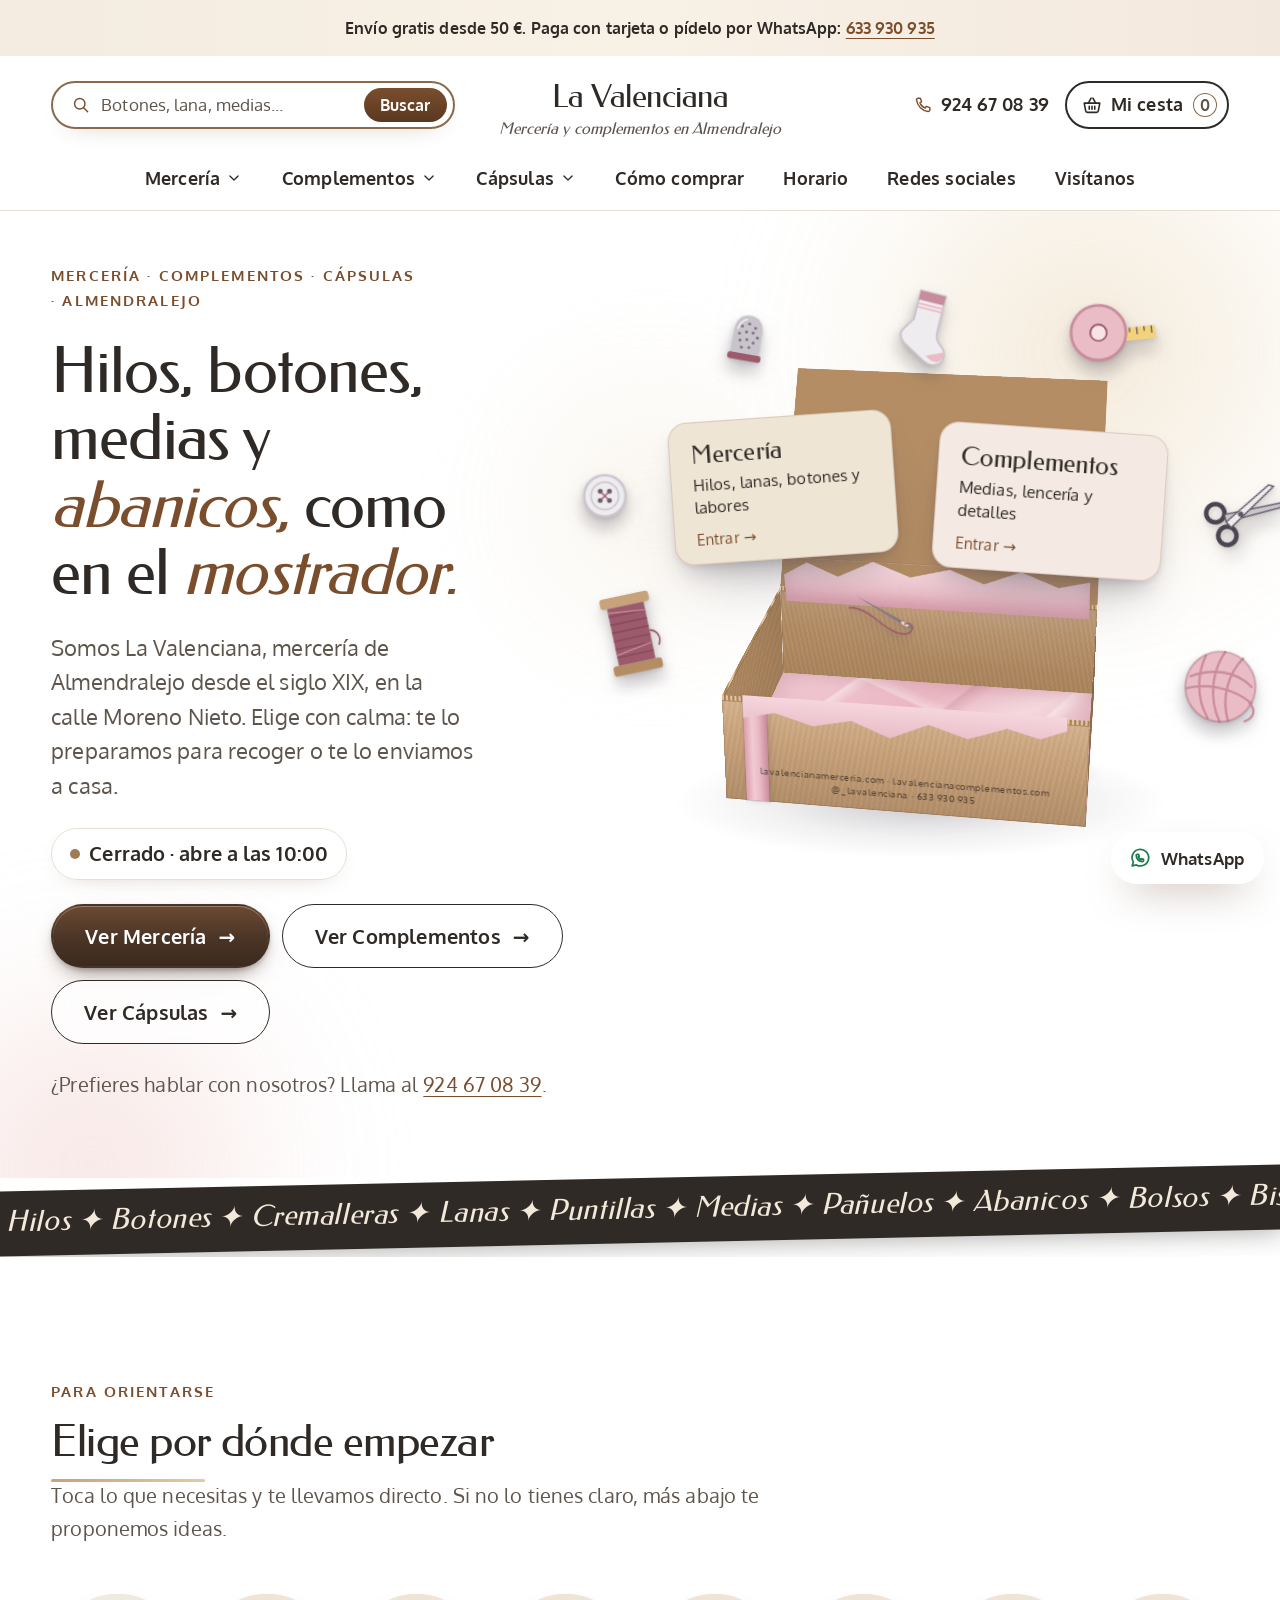
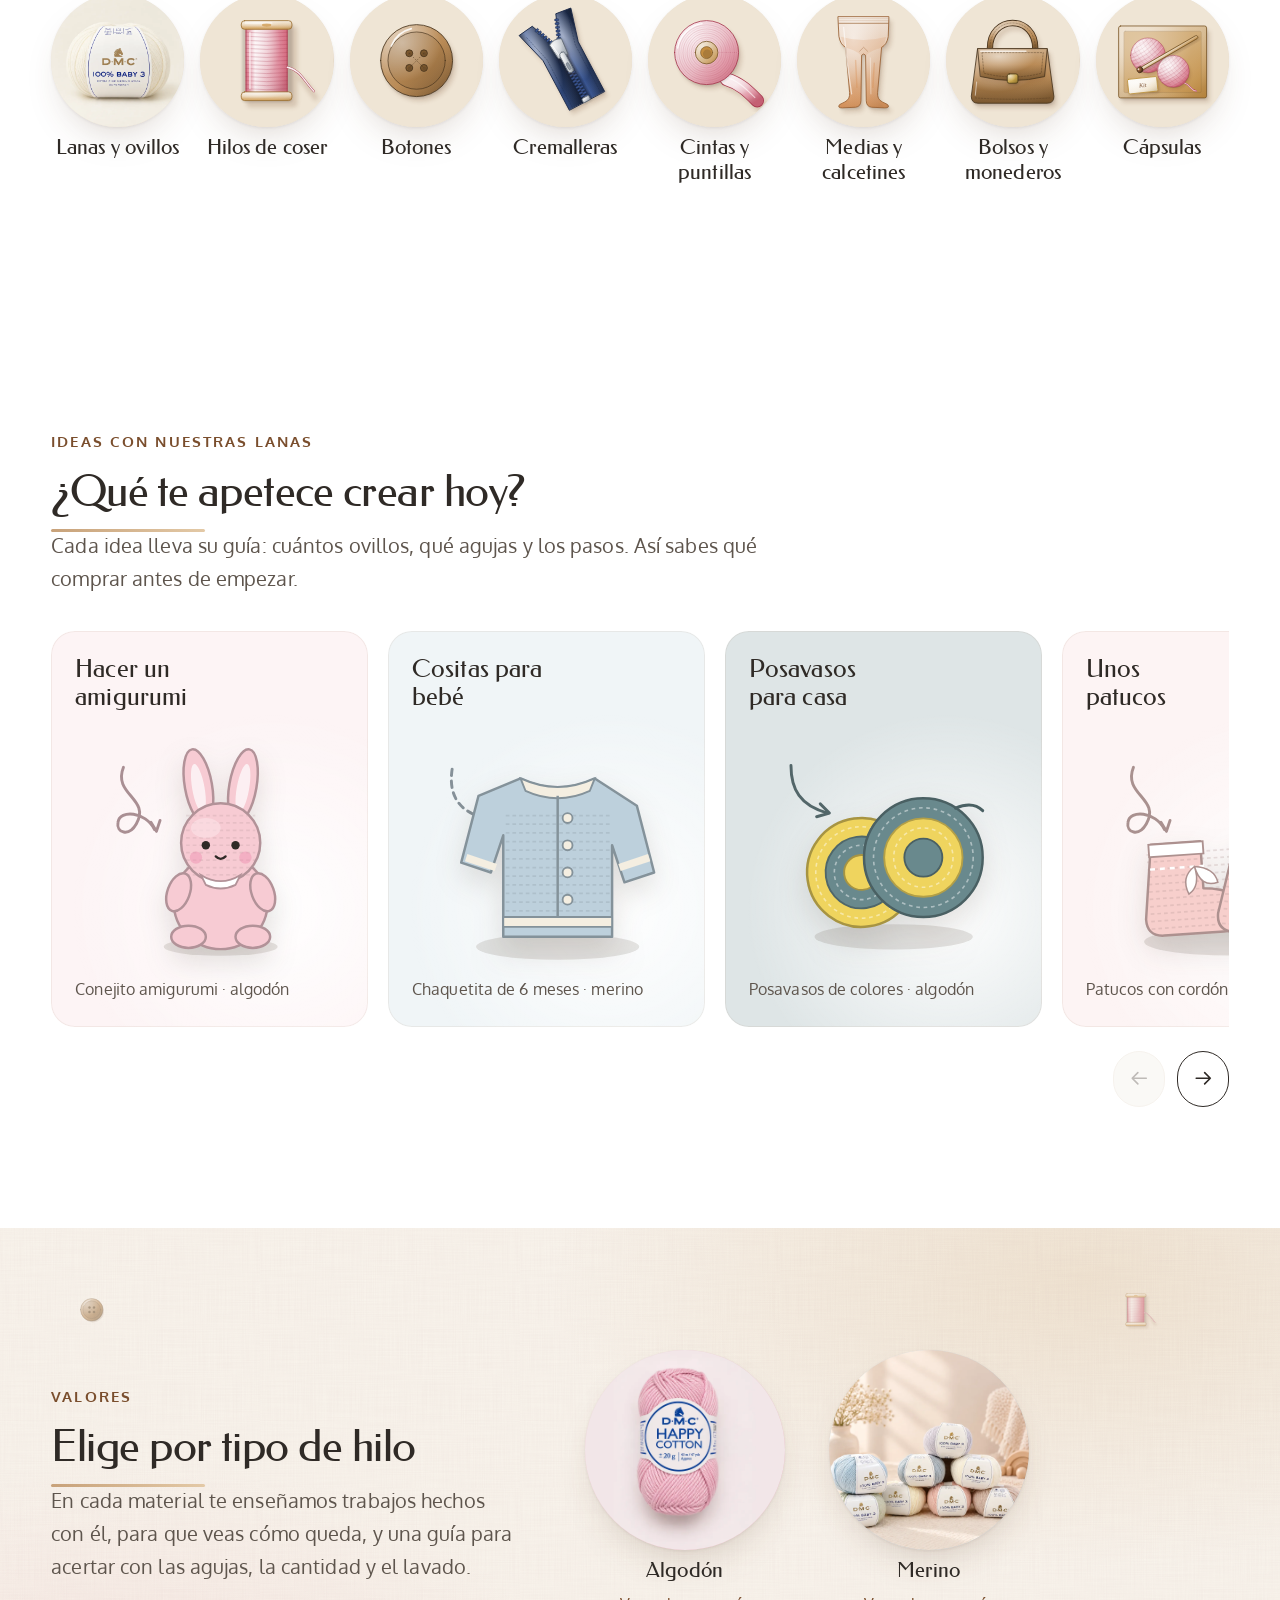
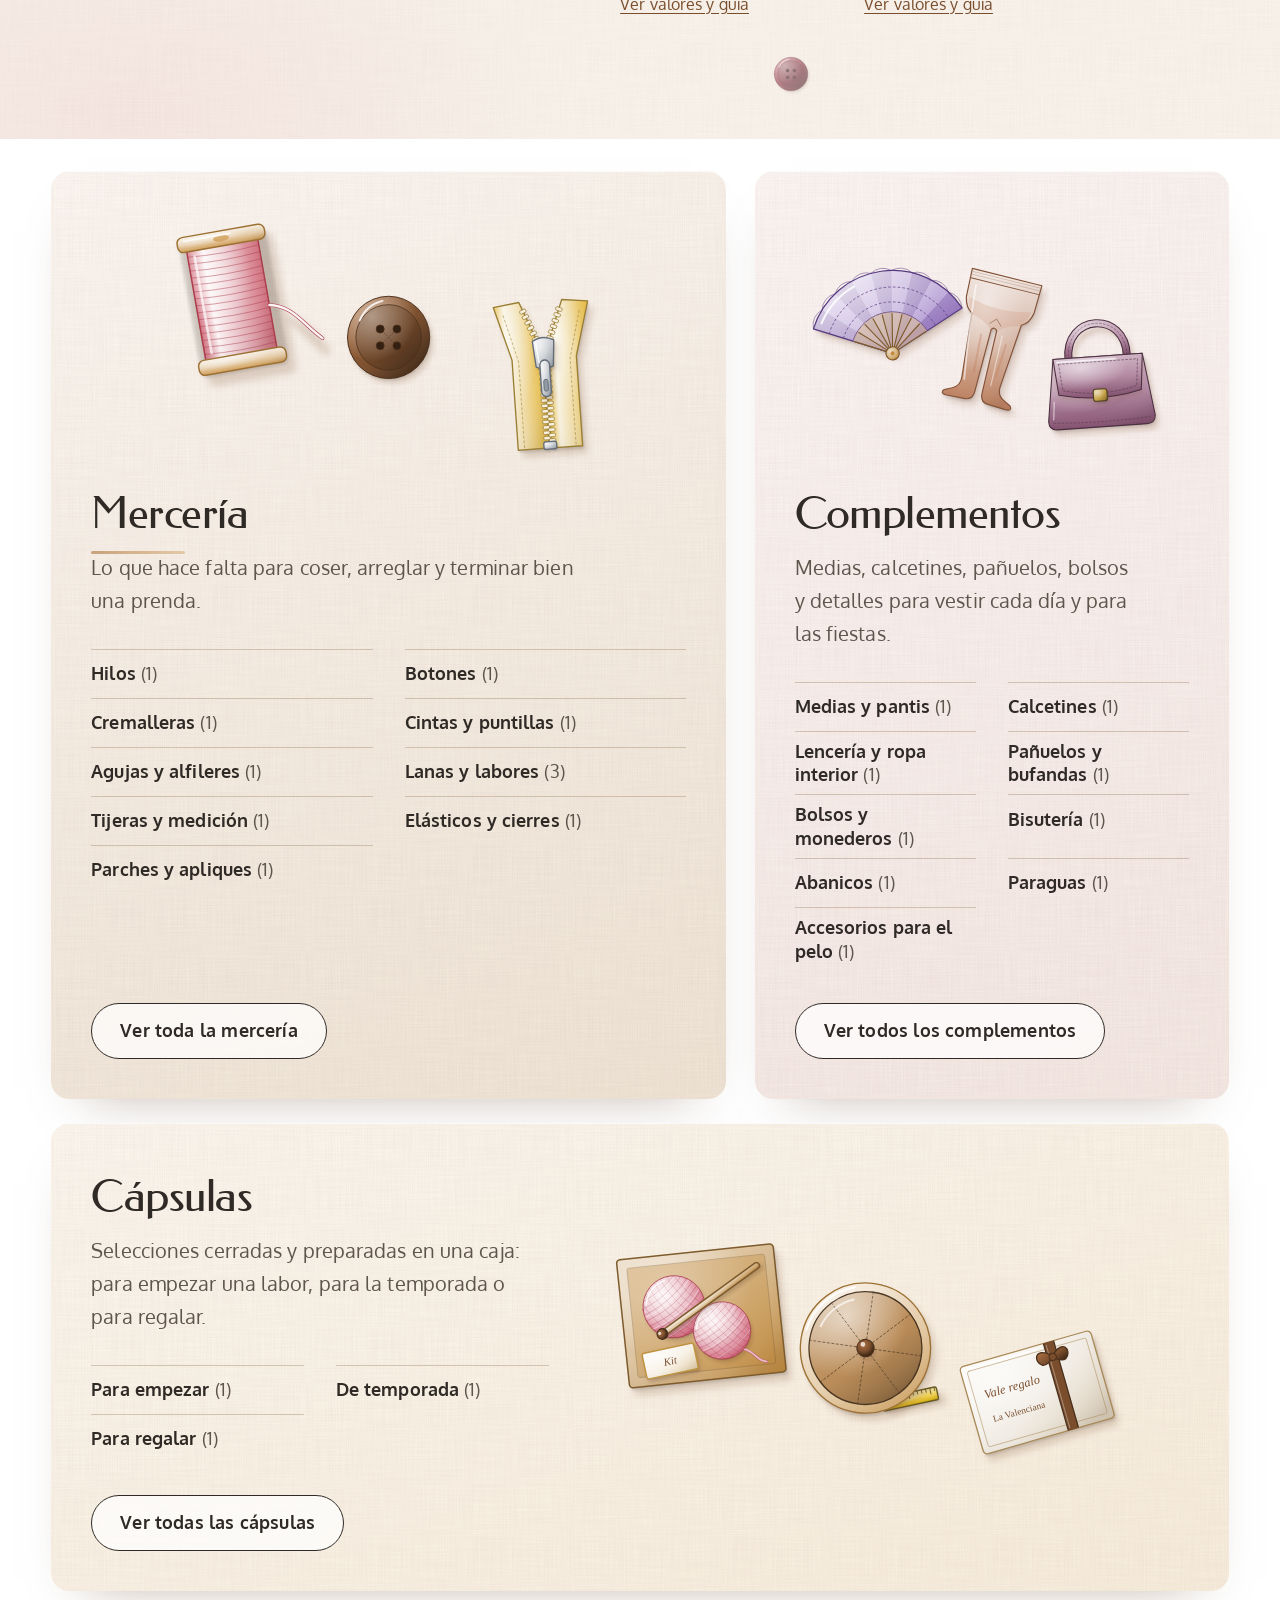
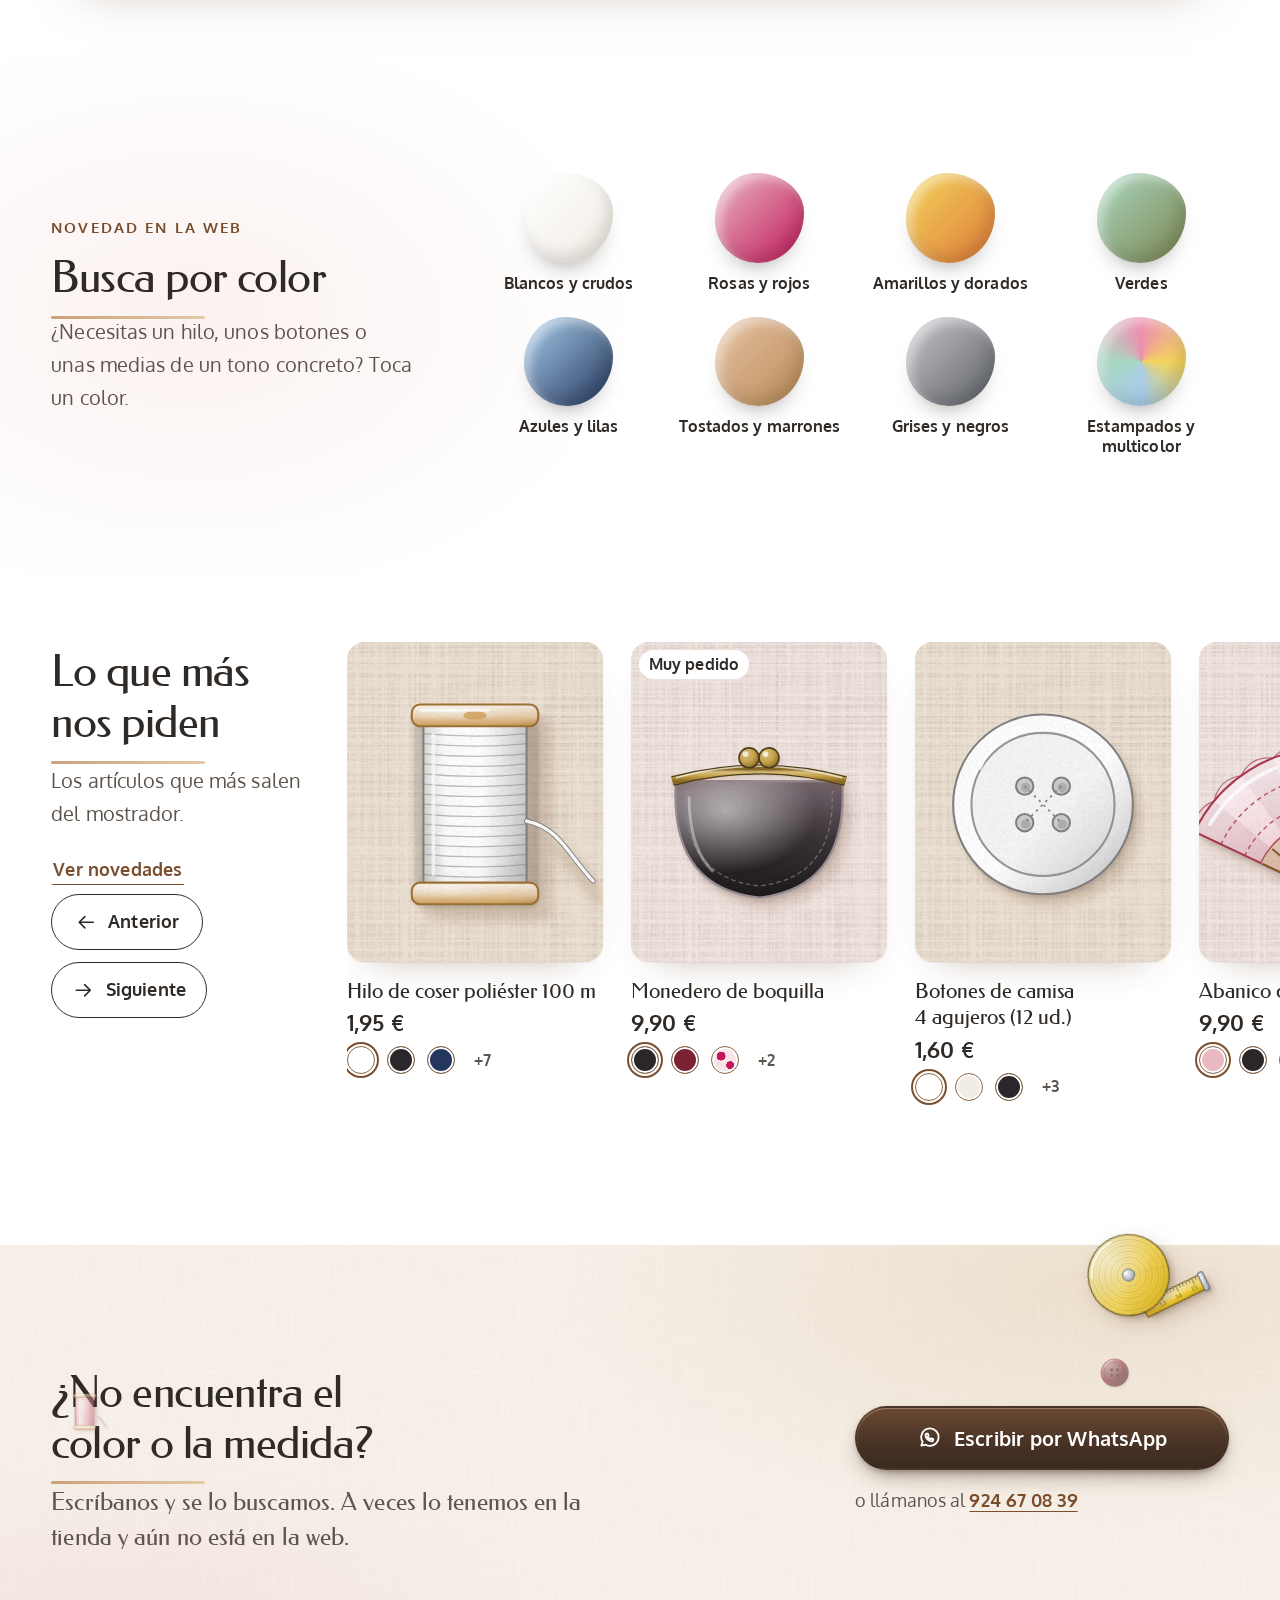
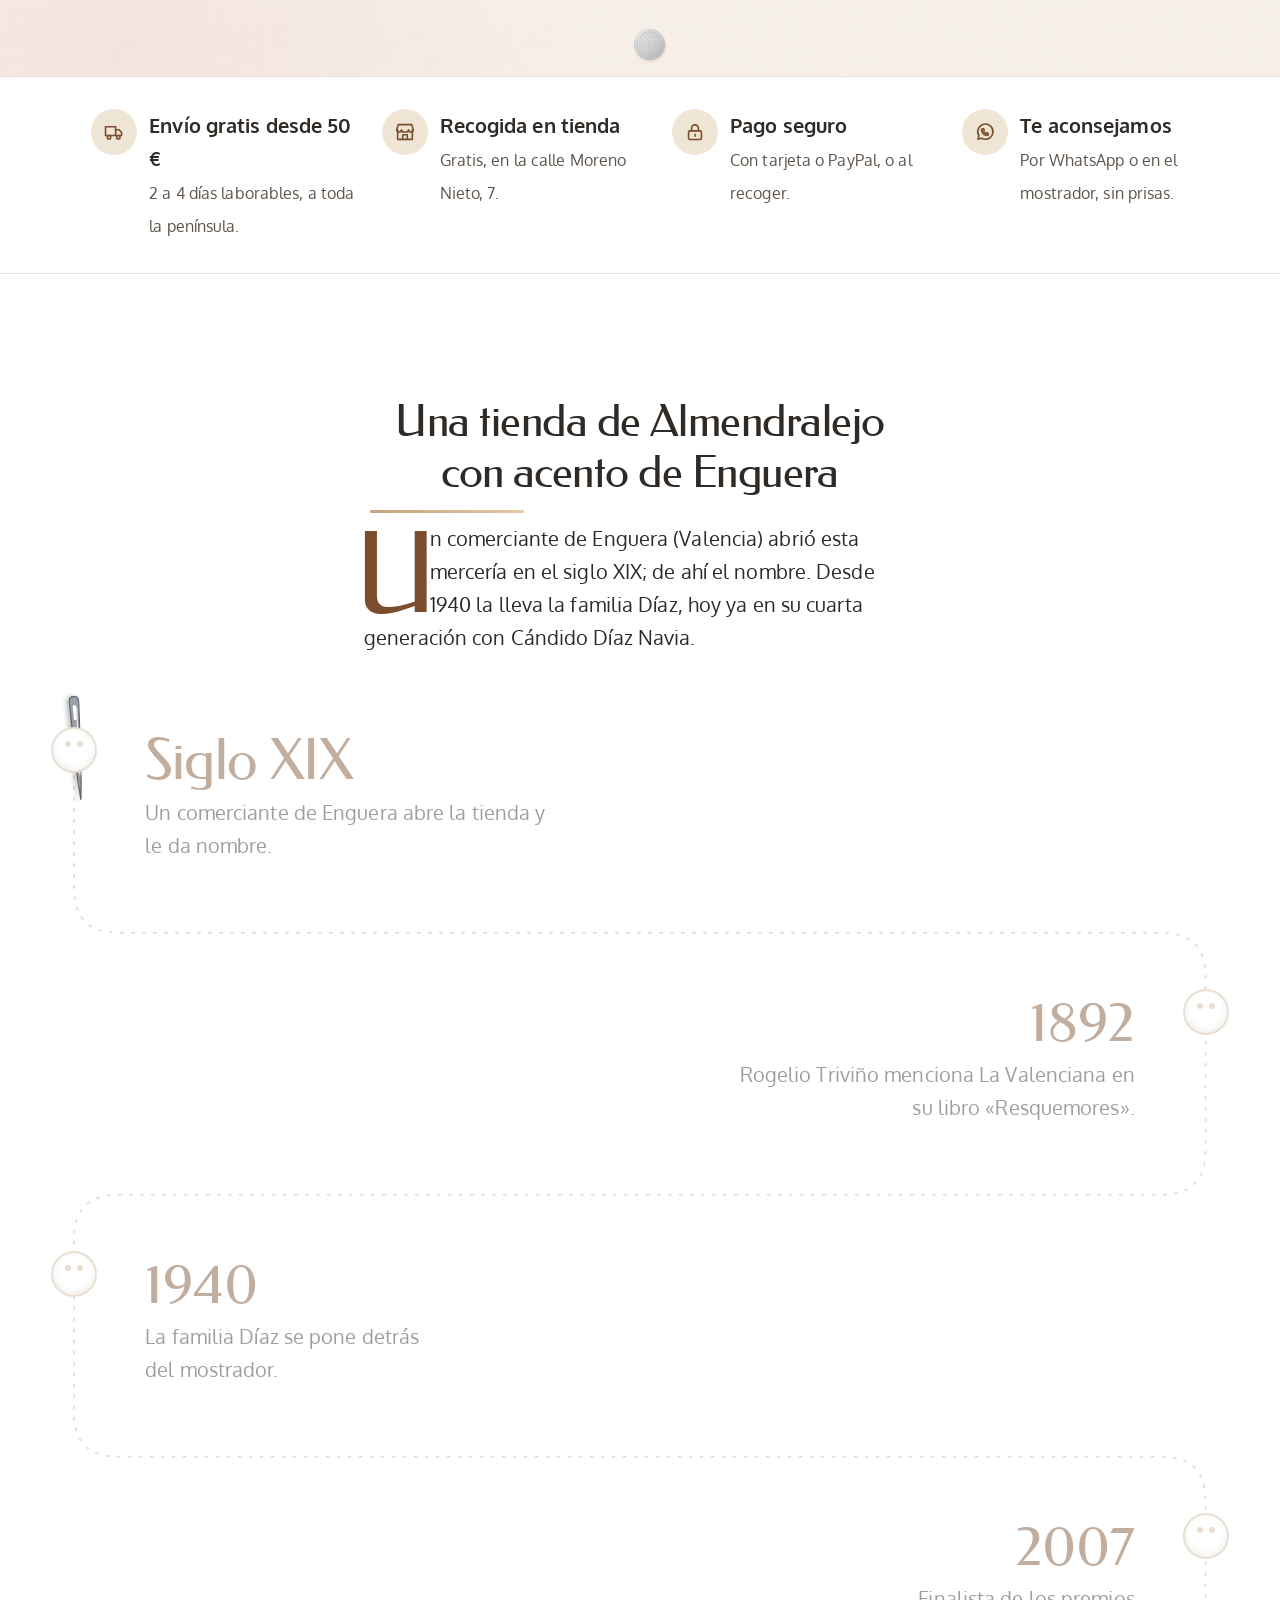
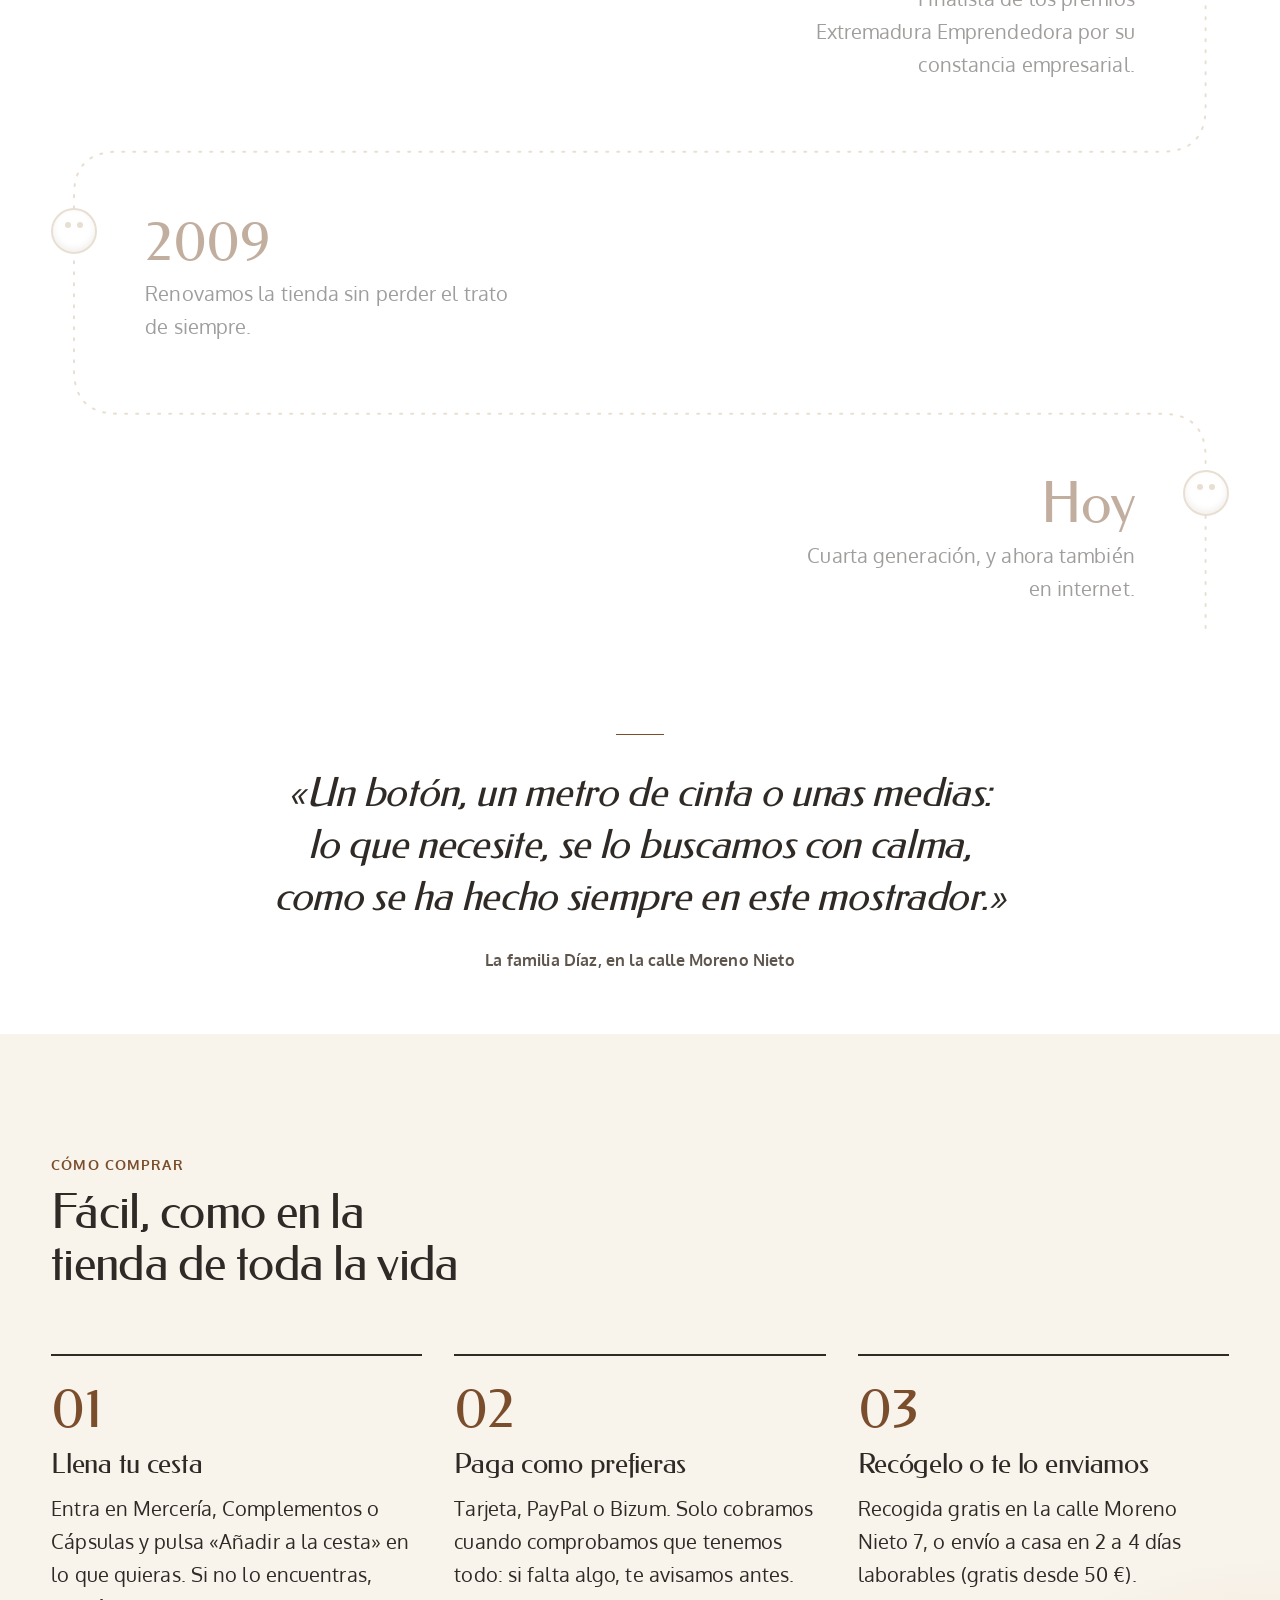
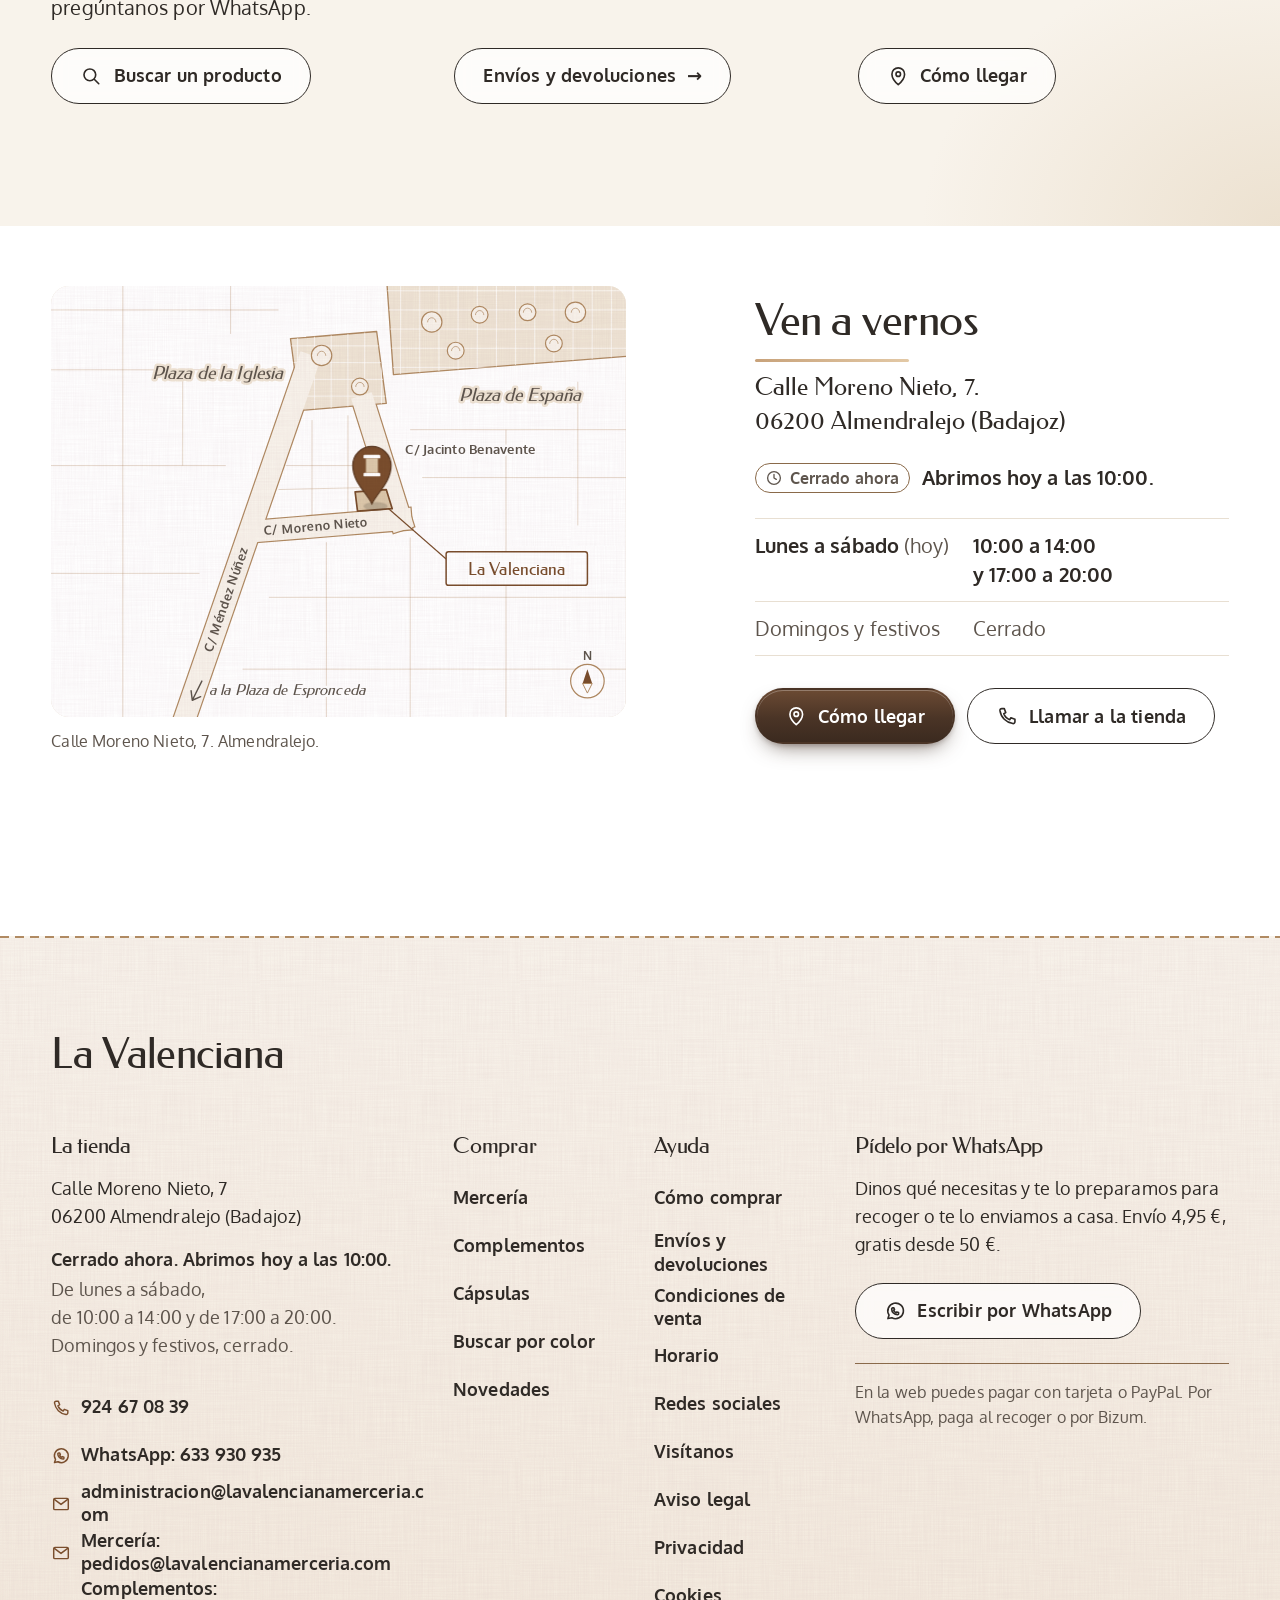
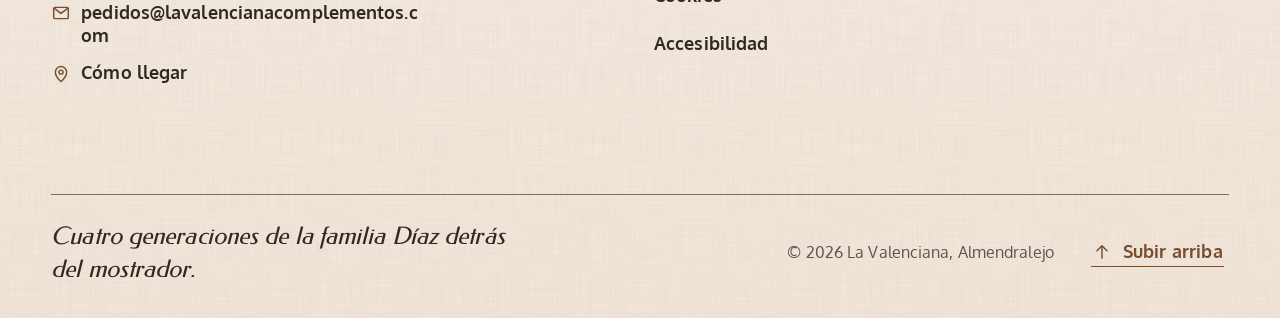
<file: index.html>
<!doctype html>
<html lang="es">
<head>
<meta charset="utf-8">
<meta name="viewport" content="width=device-width, initial-scale=1, viewport-fit=cover">
<title>La Valenciana · Mercería y complementos en Almendralejo</title>
<meta name="description" content="Mercería y complementos en la calle Moreno Nieto de Almendralejo. Hilos, botones, lanas, medias, bolsos y abanicos. Pide en la web y paga con tarjeta, o por WhatsApp.">
<meta name="theme-color" content="#FFFFFF">
<meta name="color-scheme" content="light">
<meta property="og:title" content="La Valenciana · Mercería y complementos en Almendralejo">
<meta property="og:description" content="Hilos, botones, lanas, medias, bolsos y abanicos en la calle Moreno Nieto de Almendralejo.">
<meta property="og:type" content="website">
<meta property="og:locale" content="es_ES">
<link rel="icon" href="favicon.svg" type="image/svg+xml">
<link rel="preload" href="assets/fonts/Federo.woff2" as="font" type="font/woff2" crossorigin>
<link rel="preload" href="assets/fonts/Oxygen-400.woff2" as="font" type="font/woff2" crossorigin>
<link rel="stylesheet" href="assets/fonts/fuentes.css?v=20261125a">
<script>document.documentElement.className+=" js";</script>
<style id="lv-carga-estilo">
/* Pantalla de carga: va en línea para verse antes de que lleguen las hojas de estilo y los scripts */
.lv-carga{position:fixed;inset:0;z-index:9999;display:flex;align-items:center;justify-content:center;padding:24px 16px;
  background:#FFFFFF radial-gradient(ellipse at 50% 42%,#F8F3EB 0,#F8F3EB 22%,rgba(248,243,235,0) 62%);
  color:#2F2A26;font-family:"Oxygen","Helvetica Neue",system-ui,-apple-system,"Segoe UI",Roboto,sans-serif;text-align:center;
  transition:opacity .45s ease,visibility 0s linear .45s}
.lv-carga__in{display:flex;flex-direction:column;align-items:center;gap:14px;max-width:22rem;opacity:0;animation:lvc-aparece .5s ease .35s forwards}
.lv-carga__ovillo{width:132px;height:112px;overflow:visible}
.lv-carga__bola{transform-origin:60px 58px;animation:lvc-gira 2.6s ease-in-out infinite}
.lv-carga__hebra{stroke-dasharray:150;stroke-dashoffset:150;animation:lvc-hebra 2.6s ease-in-out infinite}
.lv-carga__aguja{transform-origin:118px 78px;animation:lvc-aguja 2.6s ease-in-out infinite}
.lv-carga__marca{margin:4px 0 0;font:400 1.75rem/1.1 "Federo","Trebuchet MS",sans-serif;letter-spacing:.01em}
.lv-carga__filete{width:56px;height:2px;border-radius:2px;background:linear-gradient(90deg,#C8A27A,#7A4E2D);overflow:hidden;position:relative}
.lv-carga__filete::after{content:"";position:absolute;inset:0;background:#F8F3EB;transform:translateX(-100%);animation:lvc-filete 1.6s ease-in-out infinite}
.lv-carga__txt{margin:0;font-size:1rem;line-height:1.5;color:#5E554D;min-height:3em}
.lv-carga__txt a{color:#7A4E2D;font-weight:600;text-underline-offset:3px}
.lv-carga__lento{display:none}
.lv-carga.es-lenta .lv-carga__normal{display:none}
.lv-carga.es-lenta .lv-carga__lento{display:inline}
html.lv-cargada .lv-carga{opacity:0;visibility:hidden;pointer-events:none}
@keyframes lvc-aparece{to{opacity:1}}
@keyframes lvc-gira{0%{transform:rotate(0)}50%{transform:rotate(-14deg)}100%{transform:rotate(0)}}
@keyframes lvc-hebra{0%{stroke-dashoffset:150}55%{stroke-dashoffset:0}100%{stroke-dashoffset:-150}}
@keyframes lvc-aguja{0%,100%{transform:translateX(0) rotate(0)}50%{transform:translateX(-6px) rotate(-6deg)}}
@keyframes lvc-filete{0%{transform:translateX(-100%)}60%,100%{transform:translateX(100%)}}
@media (prefers-reduced-motion:reduce){.lv-carga__bola,.lv-carga__hebra,.lv-carga__aguja,.lv-carga__filete::after{animation:none}.lv-carga__hebra{stroke-dashoffset:0}.lv-carga__in{animation-duration:.01s}}
@media print{.lv-carga{display:none}}
html:not(.js) .lv-carga{display:none}
</style>
<script type="application/ld+json">{"@context": "https://schema.org", "@type": "Store", "name": "La Valenciana", "description": "Mercería y complementos en Almendralejo", "url": "https://danielduranmoya-spec.github.io/web-la-valenciana/", "address": {"@type": "PostalAddress", "streetAddress": "Calle Moreno Nieto 7", "postalCode": "06200", "addressLocality": "Almendralejo", "addressRegion": "Badajoz", "addressCountry": "ES"}, "telephone": "+34924670839", "email": "administracion@lavalencianamerceria.com", "openingHoursSpecification": [{"@type": "OpeningHoursSpecification", "dayOfWeek": ["Monday", "Tuesday", "Wednesday", "Thursday", "Friday", "Saturday"], "opens": "10:00", "closes": "14:00"}, {"@type": "OpeningHoursSpecification", "dayOfWeek": ["Monday", "Tuesday", "Wednesday", "Thursday", "Friday", "Saturday"], "opens": "17:00", "closes": "20:00"}], "sameAs": ["https://www.instagram.com/_lavalenciana", "https://www.tiktok.com/@_lavalenciana_", "https://www.facebook.com/mercerialavalenciana/"]}</script>
</head>
<body>
<div class="lv-carga" id="lv-carga" role="status" aria-live="polite">
  <div class="lv-carga__in">
    <svg class="lv-carga__ovillo" viewBox="0 0 140 112" aria-hidden="true">
      <ellipse cx="62" cy="102" rx="34" ry="5" fill="#2F2A26" opacity=".08"/>
      <path class="lv-carga__hebra" d="M88 80 C104 96 112 70 126 86 S134 104 120 104" fill="none" stroke="#7A4E2D" stroke-width="2" stroke-linecap="round"/>
      <g class="lv-carga__bola">
        <circle cx="60" cy="58" r="38" fill="#C8A27A"/>
        <g fill="none" stroke="#9E7A55" stroke-width="2.2" stroke-linecap="round">
          <path d="M26 46 C44 34 78 30 96 44"/>
          <path d="M23 60 C44 46 82 42 98 58"/>
          <path d="M27 76 C48 62 82 58 95 72"/>
          <path d="M40 90 C56 80 78 78 86 86"/>
        </g>
        <g fill="none" stroke="#7A4E2D" stroke-width="2" stroke-linecap="round" opacity=".75">
          <path d="M46 22 C34 42 36 76 52 95"/>
          <path d="M66 20 C52 44 54 76 70 96"/>
        </g>
        <path d="M38 34 C46 26 56 23 64 23" fill="none" stroke="#F8F3EB" stroke-width="3" stroke-linecap="round" opacity=".7"/>
      </g>
      <g class="lv-carga__aguja">
        <line x1="92" y1="16" x2="128" y2="94" stroke="#7A4E2D" stroke-width="3" stroke-linecap="round"/>
        <circle cx="91" cy="14" r="4.5" fill="#5A3820"/>
      </g>
    </svg>
    <p class="lv-carga__marca">La Valenciana</p>
    <span class="lv-carga__filete" aria-hidden="true"></span>
    <p class="lv-carga__txt"><span class="lv-carga__normal">Preparando la tienda…</span><span class="lv-carga__lento">Tu conexión va un poco lenta. Un momento, ya casi está.<span id="lv-carga-ayuda" hidden><br>¿Tarda mucho? Llámanos al <a href="tel:+34924670839">924&nbsp;67&nbsp;08&nbsp;39</a>.</span></span></p>
  </div>
</div>
<script>
/* Pantalla de carga: se quita cuando la tienda avisa de que está lista (lv:listo). Si la conexión va lenta,
   cambia el mensaje; y por si algo falla, nunca se queda más de 25 s. */
(function(){
  var d = document, h = d.documentElement, c = d.getElementById("lv-carga"), fin = false;
  var t1 = setTimeout(function(){ c.classList.add("es-lenta"); }, 4000);
  var t2 = setTimeout(function(){ var a = d.getElementById("lv-carga-ayuda"); if (a) a.hidden = false; }, 12000);
  function quitar(){
    if (fin) return; fin = true; clearTimeout(t1); clearTimeout(t2); clearTimeout(t3);
    h.classList.add("lv-cargada"); c.removeAttribute("role");
    setTimeout(function(){ if (c.parentNode) c.parentNode.removeChild(c); }, 600);
  }
  var t3 = setTimeout(quitar, 25000);
  d.addEventListener("lv:listo", quitar);
  window.LV_quitarCarga = quitar;
})();
</script>
<!-- hojas de estilo después de la pantalla de carga: así esta se ve aunque la conexión vaya lenta -->
<link rel="stylesheet" href="assets/tienda/css/tokens.css?v=20261125a">
<link rel="stylesheet" href="assets/tienda/css/nucleo.css?v=20261125a">
<link rel="stylesheet" href="assets/tienda/css/cabecera.css?v=20261125a">
<link rel="stylesheet" href="assets/tienda/css/pie.css?v=20261125a">
<link rel="stylesheet" href="assets/tienda/css/portada-hero.css?v=20261125a">
<link rel="stylesheet" href="assets/tienda/css/caja.css?v=20261125a">
<link rel="stylesheet" href="assets/tienda/css/caja-original.css?v=20261125a">
<link rel="stylesheet" href="assets/tienda/css/portada.css?v=20261125a">
<link rel="stylesheet" href="assets/tienda/css/paginas.css?v=20261125a">
<link rel="stylesheet" href="assets/tienda/css/tarjeta.css?v=20261125a">
<link rel="stylesheet" href="assets/tienda/css/listado.css?v=20261125a">
<link rel="stylesheet" href="assets/tienda/css/ficha.css?v=20261125a">
<link rel="stylesheet" href="assets/tienda/css/cesta.css?v=20261125a">
<link rel="stylesheet" href="assets/tienda/css/pedido.css?v=20261125a">
<link rel="stylesheet" href="assets/tienda/css/ilustraciones.css?v=20261125a">
<link rel="stylesheet" href="assets/tienda/css/tema.css?v=20261125a">
<link rel="stylesheet" href="assets/tienda/css/efectos.css?v=20261125a">
<link rel="stylesheet" href="assets/tienda/css/colores.css?v=20261125a">
<link rel="stylesheet" href="assets/tienda/css/movimiento.css?v=20261125a">
<link rel="stylesheet" href="assets/tienda/css/fusion.css?v=20261125a">
<link rel="stylesheet" href="assets/tienda/css/hilos.css?v=20261125a">
<link rel="stylesheet" href="assets/tienda/css/ovillo.css?v=20261125a">
<a class="saltar" id="saltar" href="#contenido">Saltar al contenido</a>
<header id="cabecera"></header>
<main id="contenido" tabindex="-1">
  <noscript><div class="contenedor" style="padding:4rem 0"><h1>La Valenciana</h1><p>Para ver la tienda en línea necesitas activar JavaScript. También puedes llamarnos al 924 67 08 39 o escribirnos por WhatsApp al 633 930 935.</p><p>Calle Moreno Nieto, 7, 06200 Almendralejo (Badajoz). Lunes a sábado, de 10:00 a 14:00 y de 17:00 a 20:00.</p></div></noscript>
</main>
<footer id="pie"></footer>
<div id="capa-cesta"></div>
<div id="avisos" role="status" aria-live="polite" aria-atomic="true"></div>
<div id="avisos-urgentes" role="alert" aria-live="assertive" aria-atomic="true"></div>
<script src="assets/js/pago-config.js?v=20261125a"></script>
<script src="assets/tienda/js/datos.js?v=20261125a"></script>
<script src="assets/tienda/js/hilos.js?v=20261125a"></script>
<script src="assets/js/supabase-config.js?v=20261125a"></script>
<script src="assets/tienda/js/remoto.js?v=20261125a"></script>
<script src="assets/tienda/js/util.js?v=20261125a"></script>
<script src="assets/tienda/js/iconos.js?v=20261125a"></script>
<script src="assets/tienda/js/tienda.js?v=20261125a"></script>
<script src="assets/tienda/js/buscador.js?v=20261125a"></script>
<script src="assets/tienda/js/rutas.js?v=20261125a"></script>
<script src="assets/tienda/js/ilus.js?v=20261125a"></script>
<script src="assets/tienda/js/ilus-complementos.js?v=20261125a"></script>
<script src="assets/tienda/js/ilus-merceria.js?v=20261125a"></script>
<script src="assets/tienda/js/mov.js?v=20261125a"></script>
<script src="assets/tienda/js/tarjeta.js?v=20261125a"></script>
<script src="assets/tienda/js/cabecera.js?v=20261125a"></script>
<script src="assets/tienda/js/pie.js?v=20261125a"></script>
<script src="assets/tienda/js/cesta.js?v=20261125a"></script>
<script src="assets/tienda/js/vistas-portada-hero.js?v=20261125a"></script>
<script src="assets/tienda/js/vistas-portada-caja.js?v=20261125a"></script>
<script src="assets/tienda/js/vistas-portada-secciones.js?v=20261125a"></script>
<script src="assets/tienda/js/vistas-paginas.js?v=20261125a"></script>
<script src="assets/tienda/js/vistas-colores.js?v=20261125a"></script>
<script src="assets/tienda/js/vistas-categoria.js?v=20261125a"></script>
<script src="assets/tienda/js/vistas-producto.js?v=20261125a"></script>
<script src="assets/tienda/js/vistas-hilos.js?v=20261125a"></script>
<script src="assets/tienda/js/pago.js?v=20261125a"></script>
<script src="assets/tienda/js/vistas-pedido.js?v=20261125a"></script>
<script src="assets/tienda/js/efectos.js?v=20261125a"></script>
<script src="assets/tienda/js/buscador-flotante.js?v=20261125a"></script>
<script src="assets/tienda/js/flotantes.js?v=20261125a"></script>
<script src="assets/tienda/js/ovillo.js?v=20261125a"></script>
<script src="assets/tienda/js/arranque.js?v=20261125a"></script>
</body>
</html>
</file>
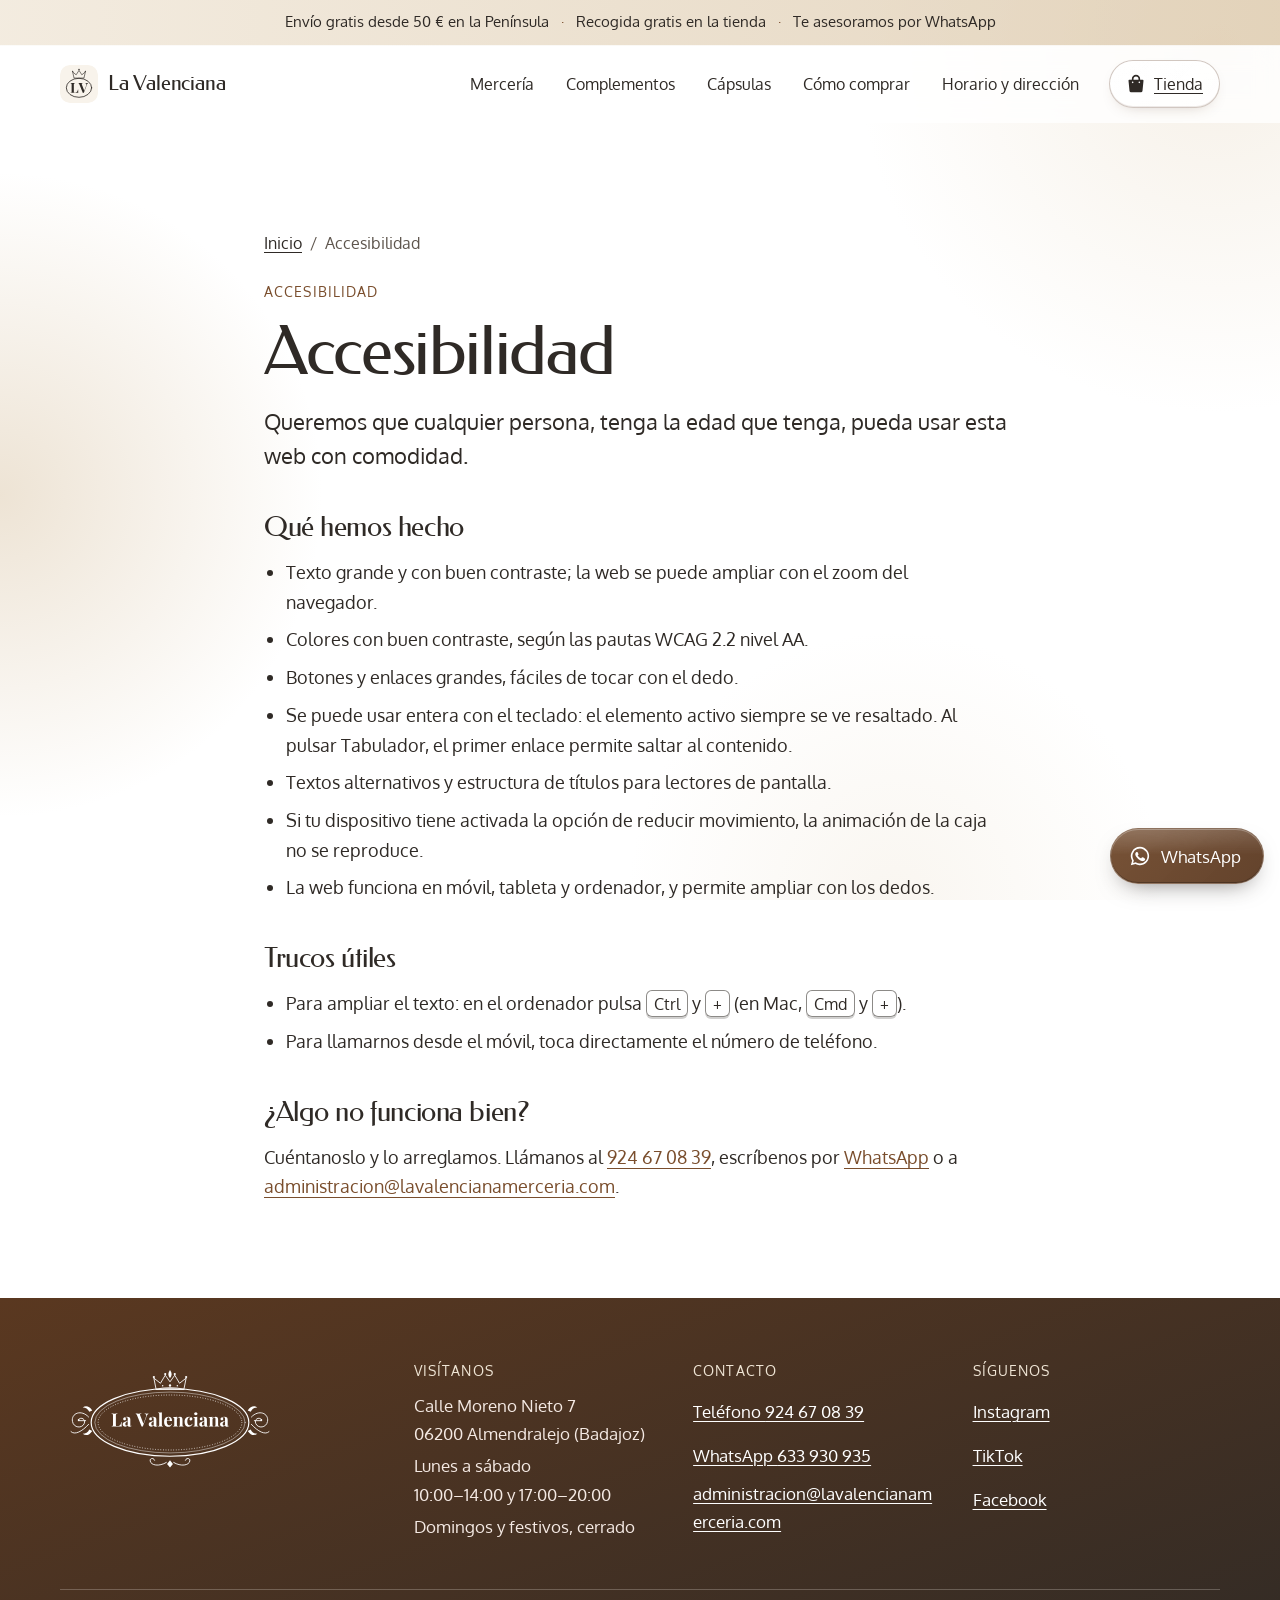
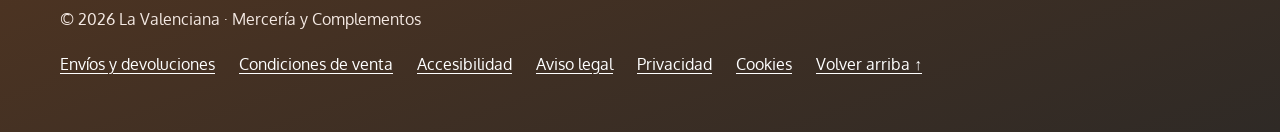
<file: accesibilidad/index.html>
<!doctype html>
<html lang="es">
<head>
<meta charset="utf-8">
<meta name="viewport" content="width=device-width, initial-scale=1, viewport-fit=cover">
<title>Accesibilidad · La Valenciana</title>
<meta name="description" content="Accesibilidad de la web de La Valenciana.">
<meta name="theme-color" content="#FFFFFF">
<meta property="og:title" content="Accesibilidad · La Valenciana">
<meta property="og:description" content="Accesibilidad de la web de La Valenciana.">
<meta property="og:type" content="website">
<meta property="og:locale" content="es_ES">
<link rel="icon" href="../favicon.svg" type="image/svg+xml">
<link rel="preload" href="../assets/fonts/Federo.woff2" as="font" type="font/woff2" crossorigin>
<link rel="preload" href="../assets/fonts/Oxygen-400.woff2" as="font" type="font/woff2" crossorigin>
<link rel="stylesheet" href="../assets/fonts/fuentes.css">
<link rel="stylesheet" href="../assets/css/tokens.css">
<link rel="stylesheet" href="../assets/css/estilos.css">
</head>
<body>
<a class="salto" href="#contenido">Saltar al contenido</a>
<p class="barra-envio"><span><strong>Envío gratis desde 50 €</strong> en la Península</span><span class="sep" aria-hidden="true">·</span><span>Recogida gratis en la tienda</span><span class="sep" aria-hidden="true">·</span><span>Te asesoramos por WhatsApp</span></p>
<header class="cabecera">
  <div class="envoltura">
    <a class="marca" href="../"><img src="../assets/img/marca/monograma.svg" alt="" width="38" height="38"><span class="marca-texto">La Valenciana</span><span class="vh">, ir al inicio</span></a>
    <nav class="menu-principal" id="menu-principal" aria-label="Menú principal"><ul><li><a href="../#/c/merceria">Mercería</a></li><li><a href="../#/c/complementos">Complementos</a></li><li><a href="../#/c/capsulas">Cápsulas</a></li><li><a href="../#/como-comprar">Cómo comprar</a></li><li><a href="../#/visitanos">Horario y dirección</a></li><li class="menu-contacto"><a href="tel:+34924670839">Llamar al <span class="num">924 67 08 39</span></a><a href="https://wa.me/34633930935?text=Hola%2C%20La%20Valenciana">WhatsApp <span class="num">633 930 935</span></a></li></ul></nav>
    <a class="control boton-buscar" href="../#/"><svg viewBox="0 0 24 24" aria-hidden="true" focusable="false"><path d="M7 7V6a5 5 0 0 1 10 0v1h3a1 1 0 0 1 1 1.1l-1.2 12A2 2 0 0 1 17.8 22H6.2a2 2 0 0 1-2-1.9L3 8.1A1 1 0 0 1 4 7zm2 0h6V6a3 3 0 0 0-6 0zm-1 4a1 1 0 1 0 0-2 1 1 0 0 0 0 2zm8 0a1 1 0 1 0 0-2 1 1 0 0 0 0 2z"/></svg><span class="buscar-texto">Tienda</span></a>
    <button class="control boton-menu" type="button" aria-expanded="false" aria-controls="menu-principal"><span class="rayas" aria-hidden="true"></span><span class="txt">Menú</span></button>
  </div>
</header>
<main id="contenido" tabindex="-1">
<div class="envoltura legal-texto"><nav class="migas" aria-label="Estás aquí"><ol><li><a href="../">Inicio</a></li><li><span aria-current="page">Accesibilidad</span></li></ol></nav><p class="etiqueta">Accesibilidad</p><h1>Accesibilidad</h1><p class="entradilla">Queremos que cualquier persona, tenga la edad que tenga, pueda usar esta web con comodidad.</p>
<h2>Qué hemos hecho</h2>
<ul>
<li>Texto grande y con buen contraste; la web se puede ampliar con el zoom del navegador.</li>
<li>Colores con buen contraste, según las pautas WCAG 2.2 nivel AA.</li>
<li>Botones y enlaces grandes, fáciles de tocar con el dedo.</li>
<li>Se puede usar entera con el teclado: el elemento activo siempre se ve resaltado. Al pulsar Tabulador, el primer enlace permite saltar al contenido.</li>
<li>Textos alternativos y estructura de títulos para lectores de pantalla.</li>
<li>Si tu dispositivo tiene activada la opción de reducir movimiento, la animación de la caja no se reproduce.</li>
<li>La web funciona en móvil, tableta y ordenador, y permite ampliar con los dedos.</li>
</ul>
<h2>Trucos útiles</h2>
<ul>
<li>Para ampliar el texto: en el ordenador pulsa <kbd>Ctrl</kbd> y <kbd>+</kbd> (en Mac, <kbd>Cmd</kbd> y <kbd>+</kbd>).</li>
<li>Para llamarnos desde el móvil, toca directamente el número de teléfono.</li>
</ul>
<h2>¿Algo no funciona bien?</h2>
<p>Cuéntanoslo y lo arreglamos. Llámanos al <a class="num" href="tel:+34924670839">924 67 08 39</a>, escríbenos por <a href="https://wa.me/34633930935?text=Hola%2C%20he%20tenido%20un%20problema%20con%20la%20web">WhatsApp</a> o a <a href="mailto:administracion@lavalencianamerceria.com">administracion@lavalencianamerceria.com</a>.</p></div>
</main>
<footer class="pie">
  <div class="envoltura">
    <div class="rejilla">
      <div><img class="logo-pie" src="../assets/img/marca/logo-blanco.svg" alt="La Valenciana" width="220" height="110"></div>
      <div><h2>Visítanos</h2><ul><li>Calle Moreno Nieto 7<br>06200 Almendralejo (Badajoz)</li><li class="num">Lunes a sábado<br>10:00–14:00 y 17:00–20:00</li><li>Domingos y festivos, cerrado</li></ul></div>
      <div><h2>Contacto</h2><ul><li><a href="tel:+34924670839">Teléfono&nbsp;<span class="num">924 67 08 39</span></a></li><li><a href="https://wa.me/34633930935?text=Hola%2C%20La%20Valenciana">WhatsApp&nbsp;<span class="num">633 930 935</span></a></li><li><a href="mailto:administracion@lavalencianamerceria.com">administracion@lavalencianamerceria.com</a></li></ul></div>
      <div><h2>Síguenos</h2><ul><li><a href="https://www.instagram.com/_lavalenciana">Instagram</a></li><li><a href="https://www.tiktok.com/@_lavalenciana_">TikTok</a></li><li><a href="https://www.facebook.com/mercerialavalenciana/">Facebook</a></li></ul></div>
    </div>
    <div class="legal"><span>© 2026 La Valenciana · Mercería y Complementos</span><ul><li><a href="../envios-y-devoluciones/">Envíos y devoluciones</a></li><li><a href="../condiciones-de-venta/">Condiciones de venta</a></li><li><a href="../accesibilidad/">Accesibilidad</a></li><li><a href="../aviso-legal/">Aviso legal</a></li><li><a href="../privacidad/">Privacidad</a></li><li><a href="../cookies/">Cookies</a></li><li><a href="#contenido">Volver arriba ↑</a></li></ul></div>
  </div>
</footer>
<a class="wa-flotante" href="https://wa.me/34633930935?text=Hola%2C%20La%20Valenciana"><svg viewBox="0 0 24 24" aria-hidden="true" focusable="false"><path d="M12 2a10 10 0 0 0-8.6 15.1L2 22l5-1.3A10 10 0 1 0 12 2zm0 18.2a8.2 8.2 0 0 1-4.2-1.1l-.3-.2-3 .8.8-2.9-.2-.3A8.2 8.2 0 1 1 12 20.2zm4.5-6.1c-.2-.1-1.5-.7-1.7-.8s-.4-.1-.6.1-.7.8-.8 1-.3.2-.5.1a6.7 6.7 0 0 1-3.3-2.9c-.3-.4.3-.4.7-1.3.1-.2 0-.3 0-.4l-.8-1.8c-.2-.5-.4-.4-.6-.4h-.5a1 1 0 0 0-.7.3 3 3 0 0 0-.9 2.2 5.2 5.2 0 0 0 1.1 2.7 11.8 11.8 0 0 0 4.5 4c1.7.7 2.3.8 3.2.6a2.7 2.7 0 0 0 1.8-1.2 2.2 2.2 0 0 0 .2-1.3c-.1-.1-.3-.2-.5-.3z"/></svg><span>WhatsApp<span class="vh">: escríbenos</span></span></a>
<script src="../assets/js/web.js" defer></script>
</body>
</html>
</file>
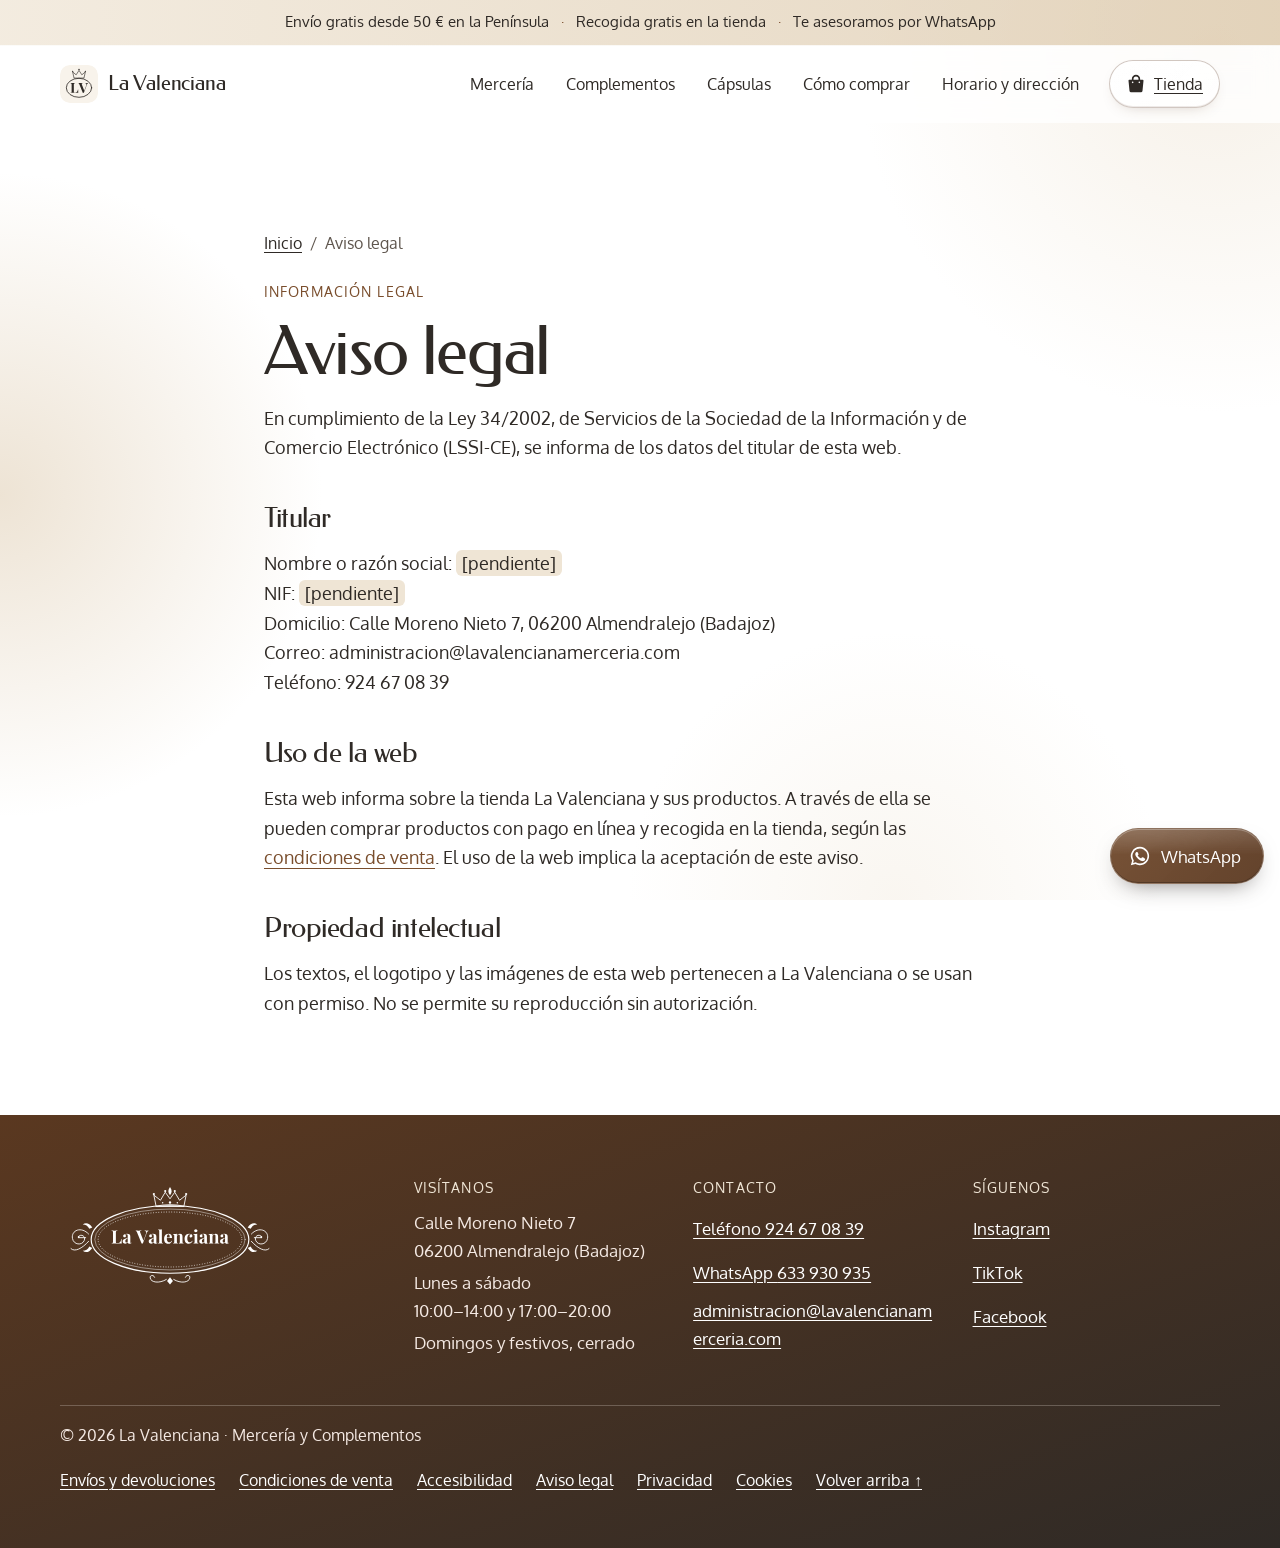
<file: aviso-legal/index.html>
<!doctype html>
<html lang="es">
<head>
<meta charset="utf-8">
<meta name="viewport" content="width=device-width, initial-scale=1, viewport-fit=cover">
<title>Aviso legal · La Valenciana</title>
<meta name="description" content="Aviso legal de la web de La Valenciana.">
<meta name="theme-color" content="#FFFFFF">
<meta property="og:title" content="Aviso legal · La Valenciana">
<meta property="og:description" content="Aviso legal de la web de La Valenciana.">
<meta property="og:type" content="website">
<meta property="og:locale" content="es_ES">
<link rel="icon" href="../favicon.svg" type="image/svg+xml">
<link rel="preload" href="../assets/fonts/Federo.woff2" as="font" type="font/woff2" crossorigin>
<link rel="preload" href="../assets/fonts/Oxygen-400.woff2" as="font" type="font/woff2" crossorigin>
<link rel="stylesheet" href="../assets/fonts/fuentes.css">
<link rel="stylesheet" href="../assets/css/tokens.css">
<link rel="stylesheet" href="../assets/css/estilos.css">
</head>
<body>
<a class="salto" href="#contenido">Saltar al contenido</a>
<p class="barra-envio"><span><strong>Envío gratis desde 50 €</strong> en la Península</span><span class="sep" aria-hidden="true">·</span><span>Recogida gratis en la tienda</span><span class="sep" aria-hidden="true">·</span><span>Te asesoramos por WhatsApp</span></p>
<header class="cabecera">
  <div class="envoltura">
    <a class="marca" href="../"><img src="../assets/img/marca/monograma.svg" alt="" width="38" height="38"><span class="marca-texto">La Valenciana</span><span class="vh">, ir al inicio</span></a>
    <nav class="menu-principal" id="menu-principal" aria-label="Menú principal"><ul><li><a href="../#/c/merceria">Mercería</a></li><li><a href="../#/c/complementos">Complementos</a></li><li><a href="../#/c/capsulas">Cápsulas</a></li><li><a href="../#/como-comprar">Cómo comprar</a></li><li><a href="../#/visitanos">Horario y dirección</a></li><li class="menu-contacto"><a href="tel:+34924670839">Llamar al <span class="num">924 67 08 39</span></a><a href="https://wa.me/34633930935?text=Hola%2C%20La%20Valenciana">WhatsApp <span class="num">633 930 935</span></a></li></ul></nav>
    <a class="control boton-buscar" href="../#/"><svg viewBox="0 0 24 24" aria-hidden="true" focusable="false"><path d="M7 7V6a5 5 0 0 1 10 0v1h3a1 1 0 0 1 1 1.1l-1.2 12A2 2 0 0 1 17.8 22H6.2a2 2 0 0 1-2-1.9L3 8.1A1 1 0 0 1 4 7zm2 0h6V6a3 3 0 0 0-6 0zm-1 4a1 1 0 1 0 0-2 1 1 0 0 0 0 2zm8 0a1 1 0 1 0 0-2 1 1 0 0 0 0 2z"/></svg><span class="buscar-texto">Tienda</span></a>
    <button class="control boton-menu" type="button" aria-expanded="false" aria-controls="menu-principal"><span class="rayas" aria-hidden="true"></span><span class="txt">Menú</span></button>
  </div>
</header>
<main id="contenido" tabindex="-1">
<div class="envoltura legal-texto"><nav class="migas" aria-label="Estás aquí"><ol><li><a href="../">Inicio</a></li><li><span aria-current="page">Aviso legal</span></li></ol></nav><p class="etiqueta">Información legal</p><h1>Aviso legal</h1><p>En cumplimiento de la Ley 34/2002, de Servicios de la Sociedad de la Información y de Comercio Electrónico (LSSI-CE), se informa de los datos del titular de esta web.</p>
<h2>Titular</h2>
<p>Nombre o razón social: <span class="pendiente">[pendiente]</span><br>NIF: <span class="pendiente">[pendiente]</span><br>Domicilio: Calle Moreno Nieto 7, 06200 Almendralejo (Badajoz)<br>Correo: administracion@lavalencianamerceria.com<br>Teléfono: 924 67 08 39</p>
<h2>Uso de la web</h2>
<p>Esta web informa sobre la tienda La Valenciana y sus productos. A través de ella se pueden comprar productos con pago en línea y recogida en la tienda, según las <a href="../condiciones-de-venta/">condiciones de venta</a>. El uso de la web implica la aceptación de este aviso.</p>
<h2>Propiedad intelectual</h2>
<p>Los textos, el logotipo y las imágenes de esta web pertenecen a La Valenciana o se usan con permiso. No se permite su reproducción sin autorización.</p></div>
</main>
<footer class="pie">
  <div class="envoltura">
    <div class="rejilla">
      <div><img class="logo-pie" src="../assets/img/marca/logo-blanco.svg" alt="La Valenciana" width="220" height="110"></div>
      <div><h2>Visítanos</h2><ul><li>Calle Moreno Nieto 7<br>06200 Almendralejo (Badajoz)</li><li class="num">Lunes a sábado<br>10:00–14:00 y 17:00–20:00</li><li>Domingos y festivos, cerrado</li></ul></div>
      <div><h2>Contacto</h2><ul><li><a href="tel:+34924670839">Teléfono&nbsp;<span class="num">924 67 08 39</span></a></li><li><a href="https://wa.me/34633930935?text=Hola%2C%20La%20Valenciana">WhatsApp&nbsp;<span class="num">633 930 935</span></a></li><li><a href="mailto:administracion@lavalencianamerceria.com">administracion@lavalencianamerceria.com</a></li></ul></div>
      <div><h2>Síguenos</h2><ul><li><a href="https://www.instagram.com/_lavalenciana">Instagram</a></li><li><a href="https://www.tiktok.com/@_lavalenciana_">TikTok</a></li><li><a href="https://www.facebook.com/mercerialavalenciana/">Facebook</a></li></ul></div>
    </div>
    <div class="legal"><span>© 2026 La Valenciana · Mercería y Complementos</span><ul><li><a href="../envios-y-devoluciones/">Envíos y devoluciones</a></li><li><a href="../condiciones-de-venta/">Condiciones de venta</a></li><li><a href="../accesibilidad/">Accesibilidad</a></li><li><a href="../aviso-legal/">Aviso legal</a></li><li><a href="../privacidad/">Privacidad</a></li><li><a href="../cookies/">Cookies</a></li><li><a href="#contenido">Volver arriba ↑</a></li></ul></div>
  </div>
</footer>
<a class="wa-flotante" href="https://wa.me/34633930935?text=Hola%2C%20La%20Valenciana"><svg viewBox="0 0 24 24" aria-hidden="true" focusable="false"><path d="M12 2a10 10 0 0 0-8.6 15.1L2 22l5-1.3A10 10 0 1 0 12 2zm0 18.2a8.2 8.2 0 0 1-4.2-1.1l-.3-.2-3 .8.8-2.9-.2-.3A8.2 8.2 0 1 1 12 20.2zm4.5-6.1c-.2-.1-1.5-.7-1.7-.8s-.4-.1-.6.1-.7.8-.8 1-.3.2-.5.1a6.7 6.7 0 0 1-3.3-2.9c-.3-.4.3-.4.7-1.3.1-.2 0-.3 0-.4l-.8-1.8c-.2-.5-.4-.4-.6-.4h-.5a1 1 0 0 0-.7.3 3 3 0 0 0-.9 2.2 5.2 5.2 0 0 0 1.1 2.7 11.8 11.8 0 0 0 4.5 4c1.7.7 2.3.8 3.2.6a2.7 2.7 0 0 0 1.8-1.2 2.2 2.2 0 0 0 .2-1.3c-.1-.1-.3-.2-.5-.3z"/></svg><span>WhatsApp<span class="vh">: escríbenos</span></span></a>
<script src="../assets/js/web.js" defer></script>
</body>
</html>
</file>
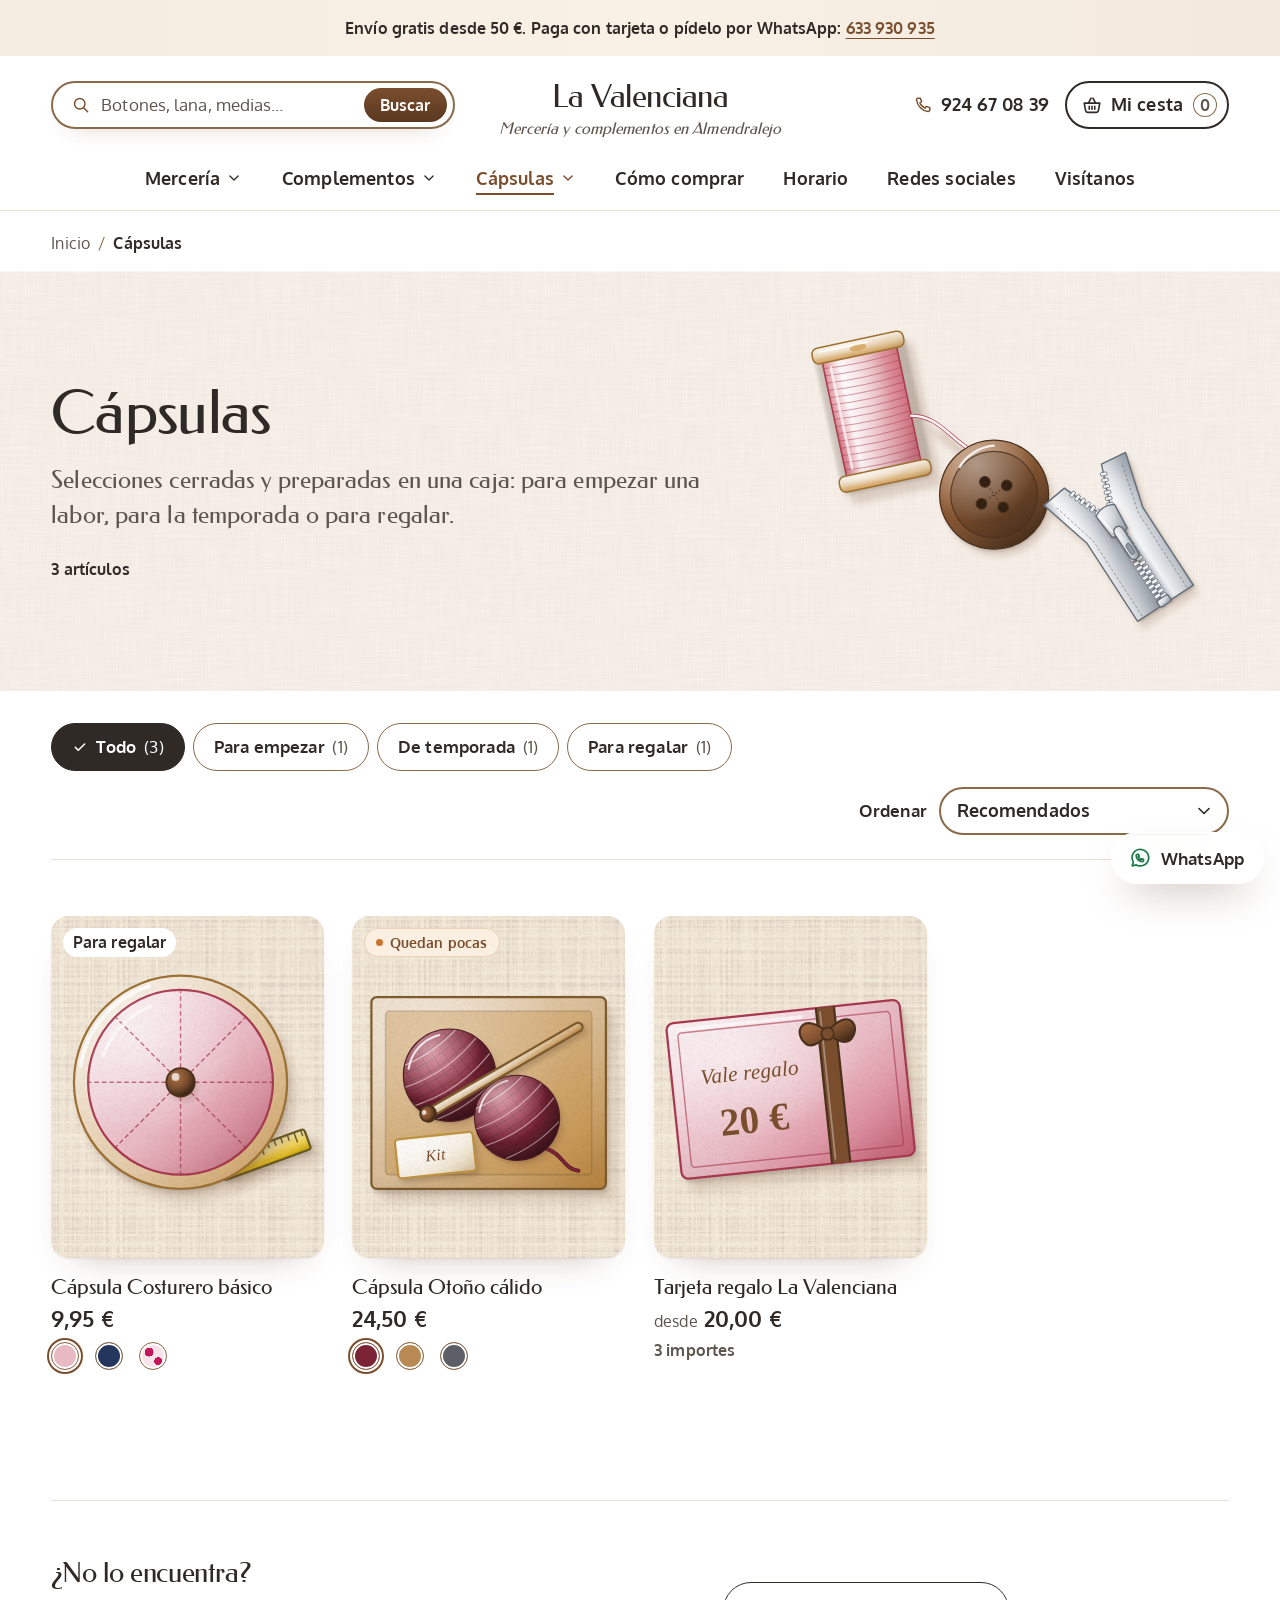
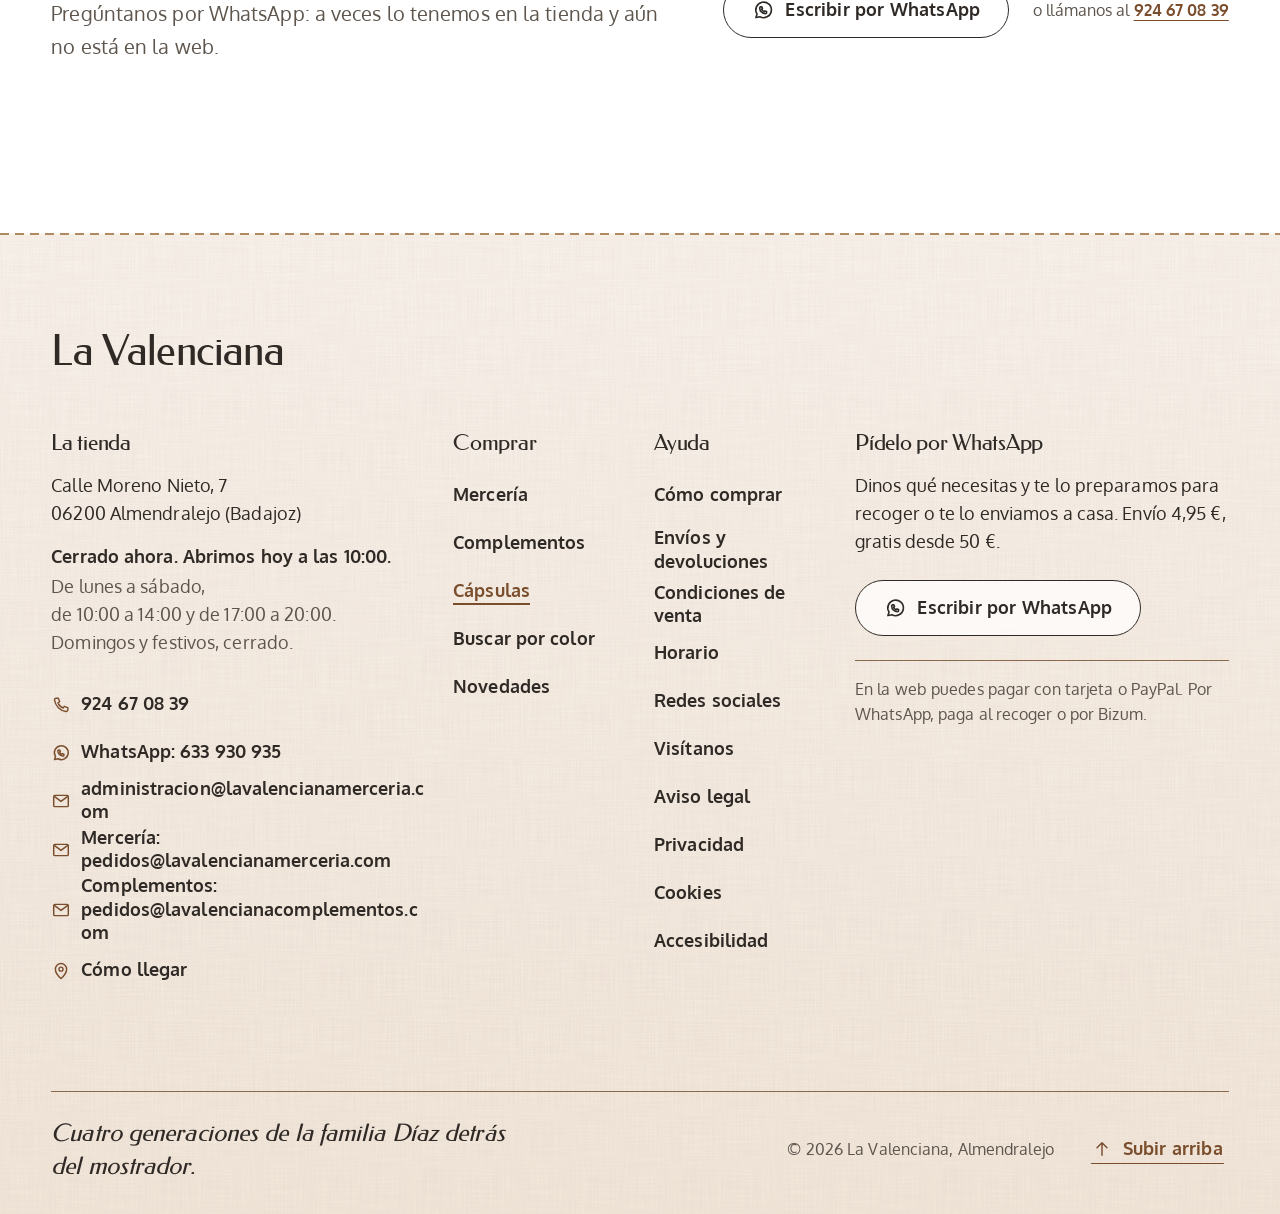
<file: capsulas/index.html>
<!doctype html>
<html lang="es">
<head>
<meta charset="utf-8">
<title>Cápsulas · La Valenciana</title>
<meta name="robots" content="noindex">
<link rel="canonical" href="../#/c/capsulas">
<meta http-equiv="refresh" content="0; url=../#/c/capsulas">
<script>location.replace("../#/c/capsulas");</script>
</head>
<body><p><a href="../#/c/capsulas">Ir a Cápsulas</a></p></body>
</html>
</file>
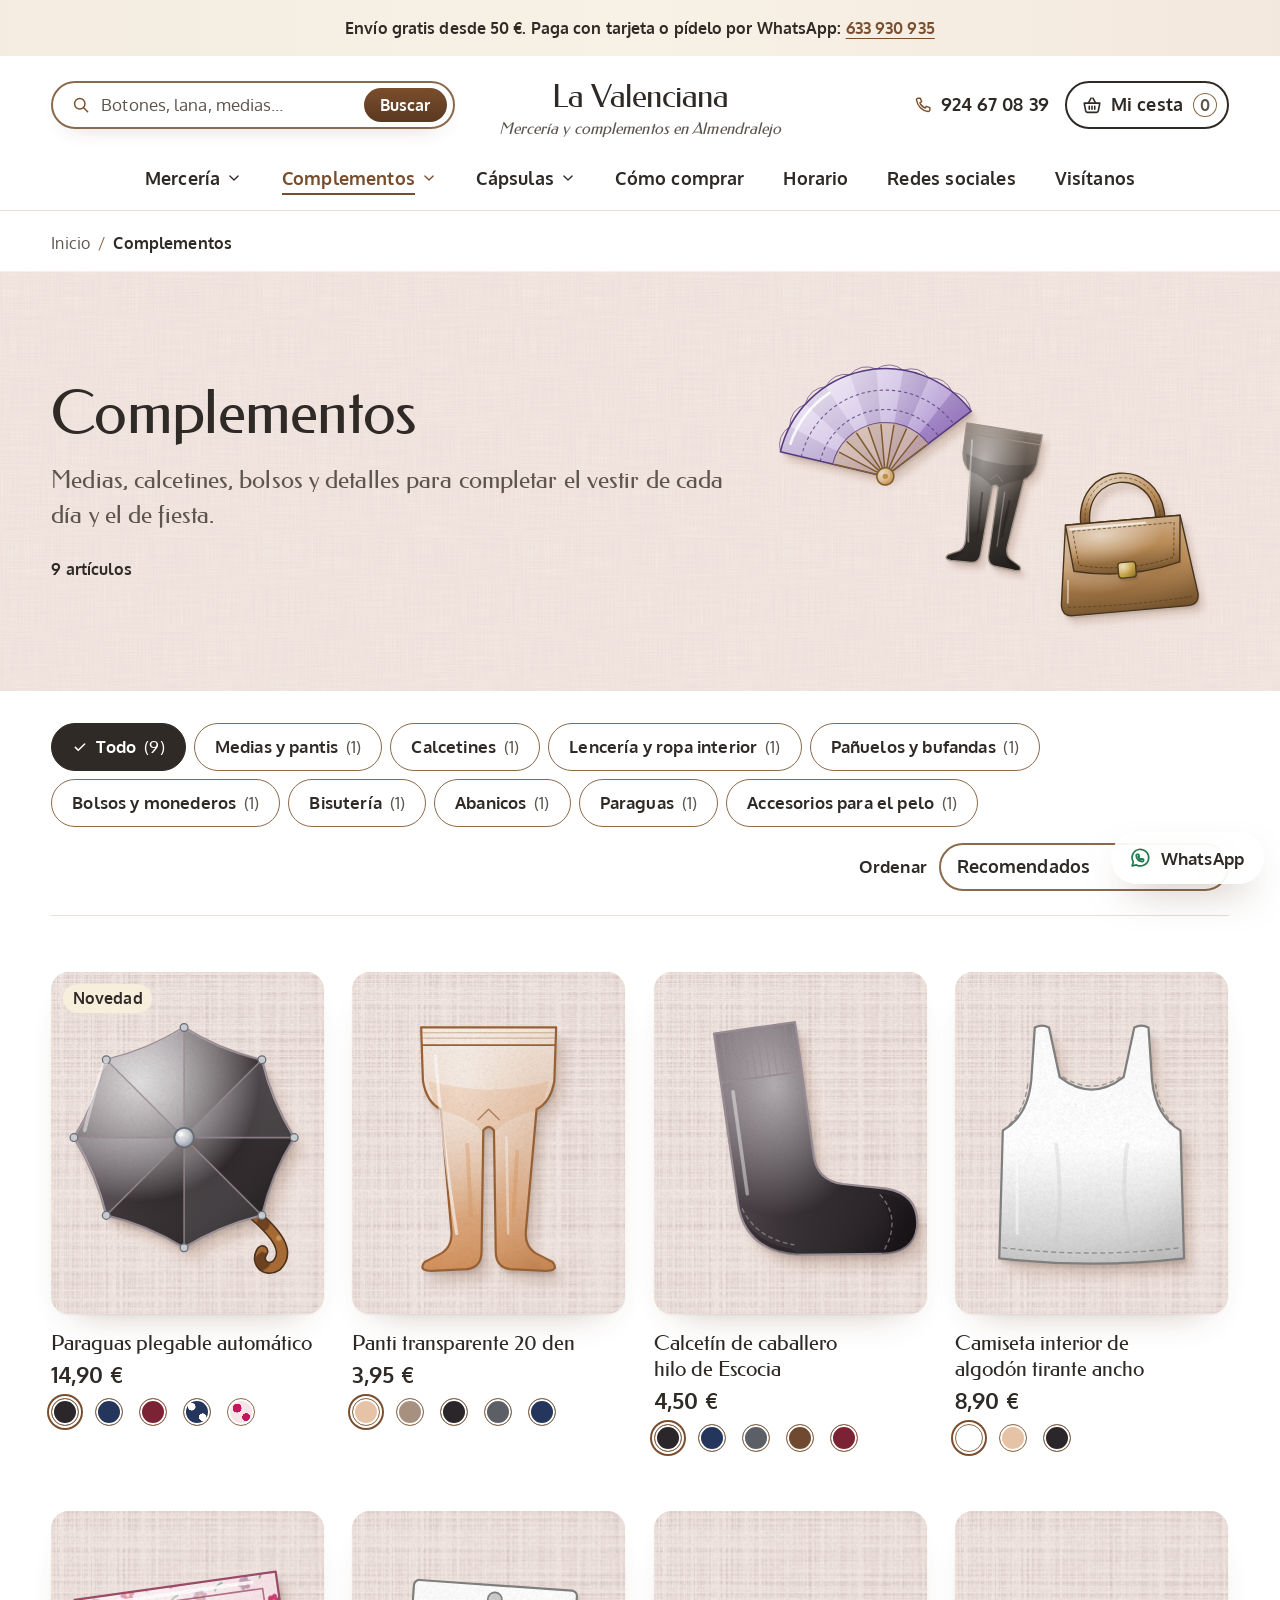
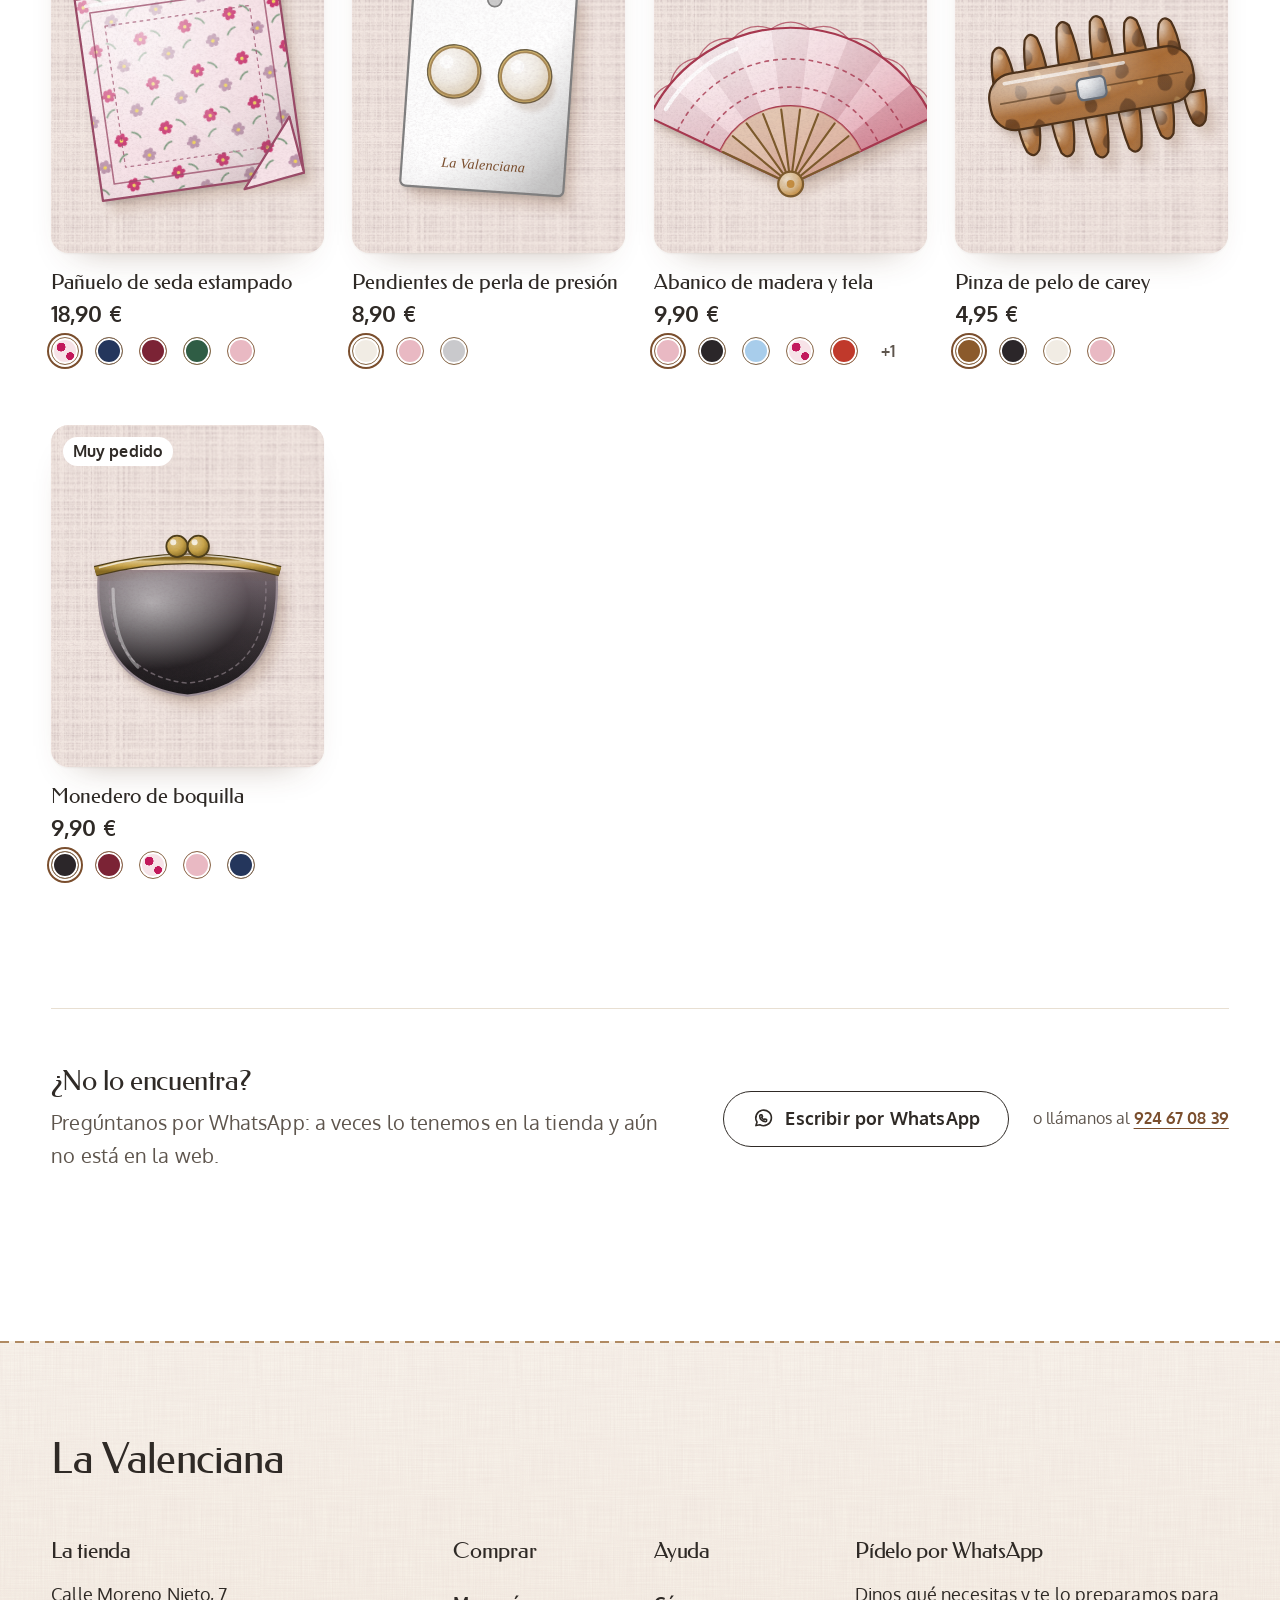
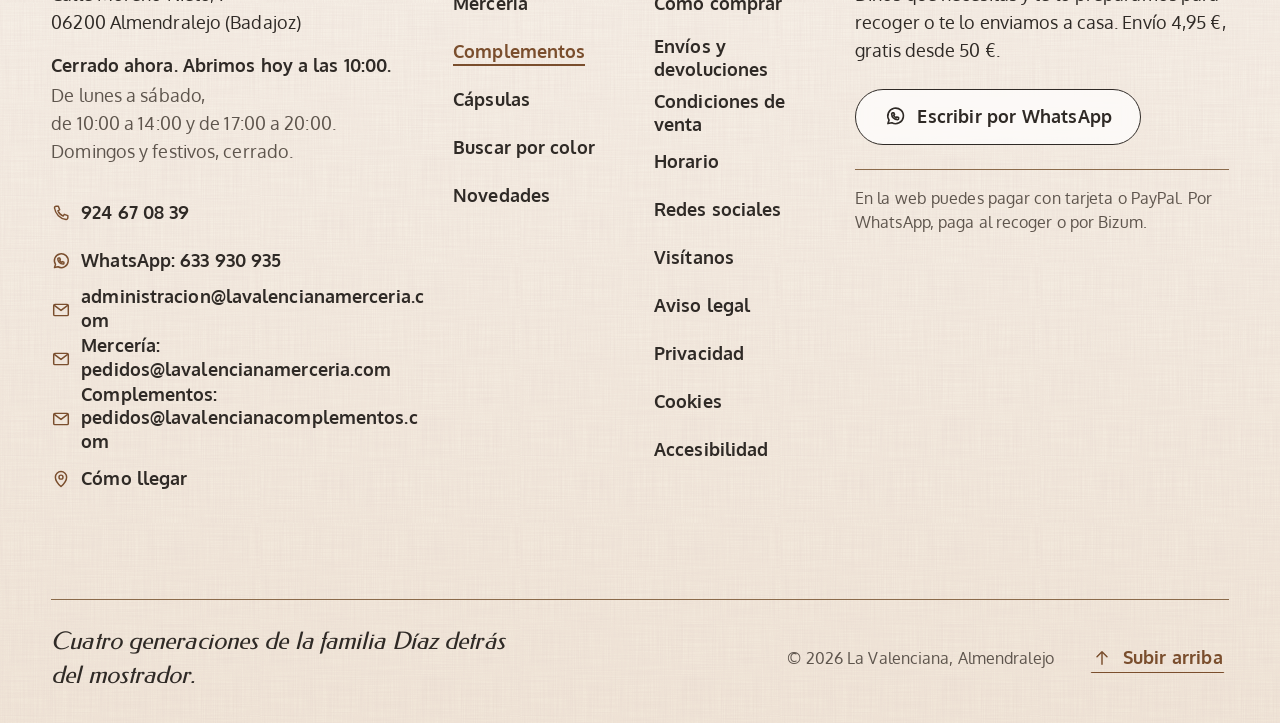
<file: complementos/index.html>
<!doctype html>
<html lang="es">
<head>
<meta charset="utf-8">
<title>Complementos · La Valenciana</title>
<meta name="robots" content="noindex">
<link rel="canonical" href="../#/c/complementos">
<meta http-equiv="refresh" content="0; url=../#/c/complementos">
<script>location.replace("../#/c/complementos");</script>
</head>
<body><p><a href="../#/c/complementos">Ir a Complementos</a></p></body>
</html>
</file>
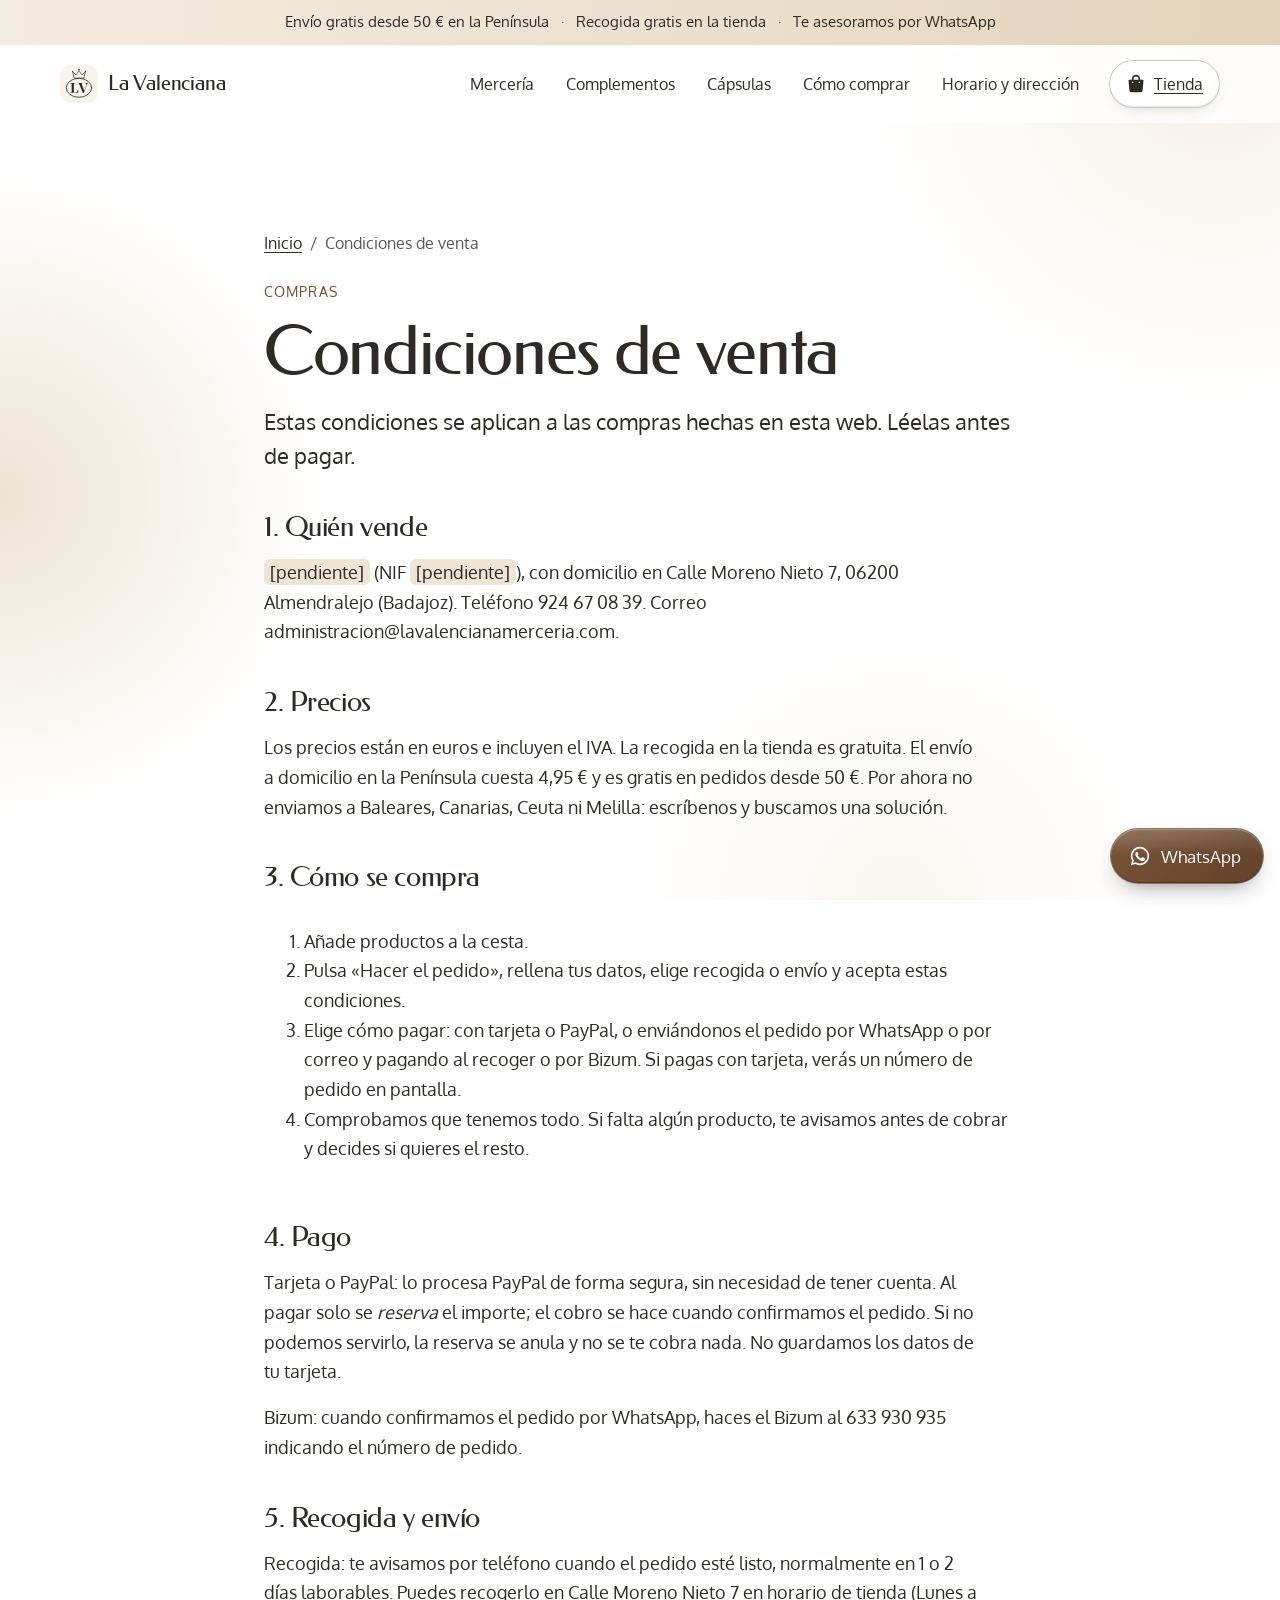
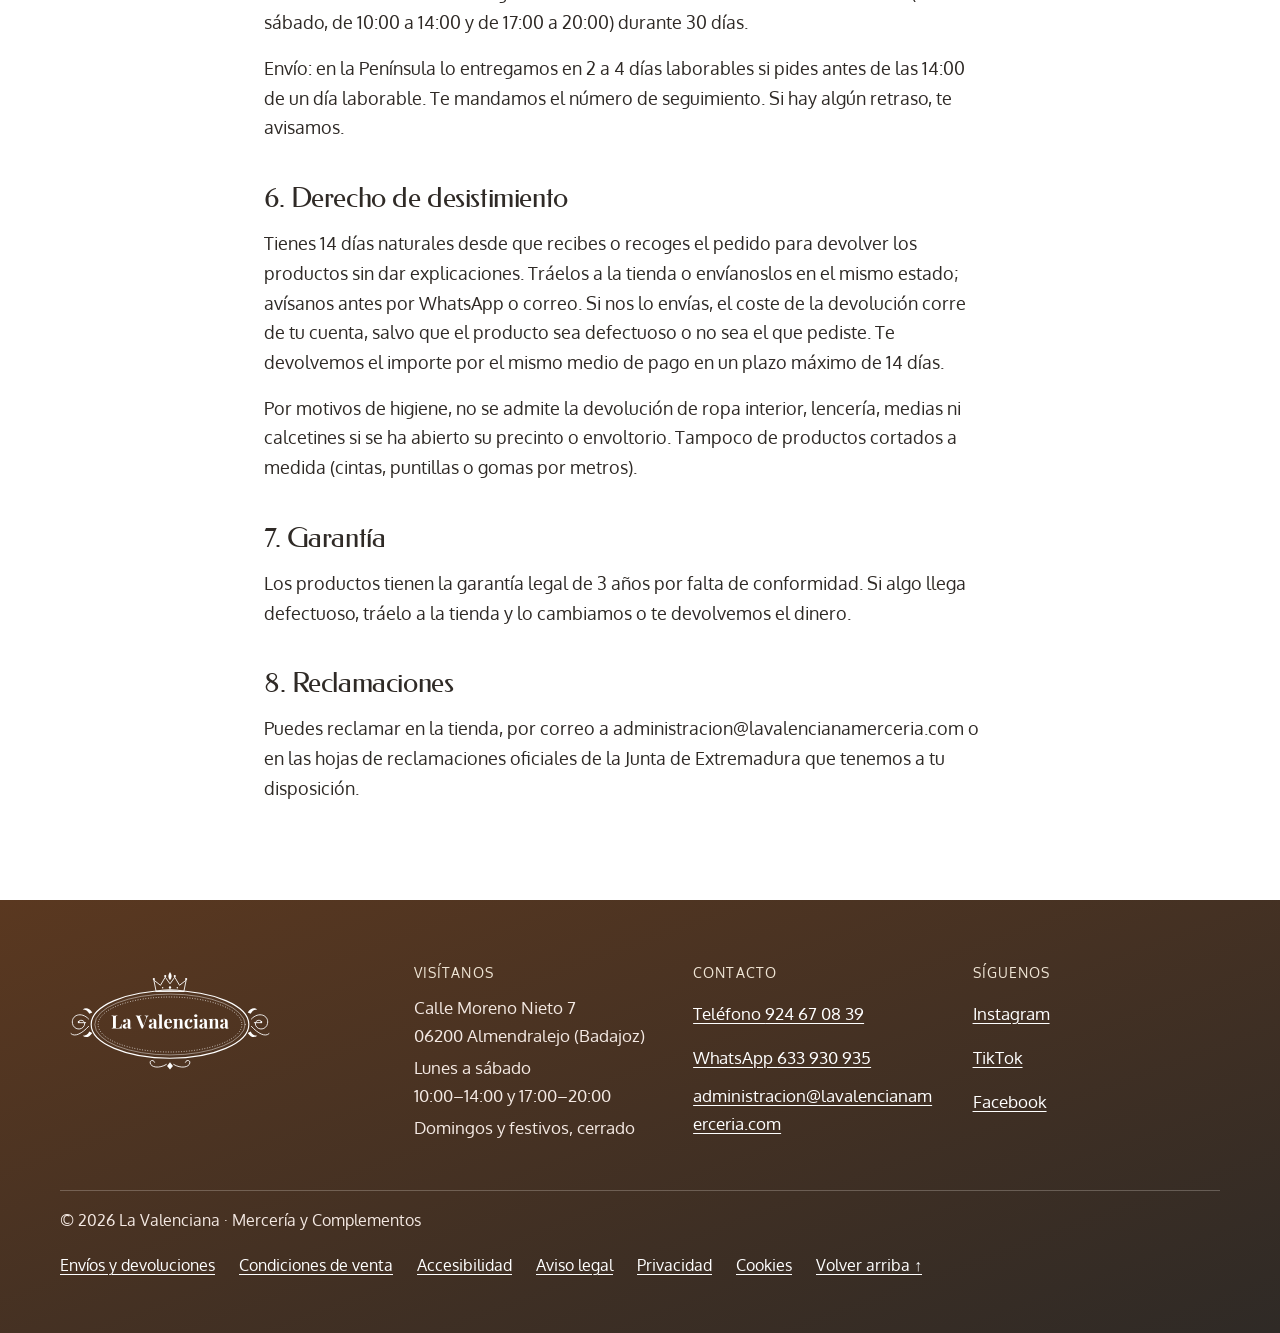
<file: condiciones-de-venta/index.html>
<!doctype html>
<html lang="es">
<head>
<meta charset="utf-8">
<meta name="viewport" content="width=device-width, initial-scale=1, viewport-fit=cover">
<title>Condiciones de venta · La Valenciana</title>
<meta name="description" content="Condiciones de venta de la web de La Valenciana.">
<meta name="theme-color" content="#FFFFFF">
<meta property="og:title" content="Condiciones de venta · La Valenciana">
<meta property="og:description" content="Condiciones de venta de la web de La Valenciana.">
<meta property="og:type" content="website">
<meta property="og:locale" content="es_ES">
<link rel="icon" href="../favicon.svg" type="image/svg+xml">
<link rel="preload" href="../assets/fonts/Federo.woff2" as="font" type="font/woff2" crossorigin>
<link rel="preload" href="../assets/fonts/Oxygen-400.woff2" as="font" type="font/woff2" crossorigin>
<link rel="stylesheet" href="../assets/fonts/fuentes.css">
<link rel="stylesheet" href="../assets/css/tokens.css">
<link rel="stylesheet" href="../assets/css/estilos.css">
</head>
<body>
<a class="salto" href="#contenido">Saltar al contenido</a>
<p class="barra-envio"><span><strong>Envío gratis desde 50 €</strong> en la Península</span><span class="sep" aria-hidden="true">·</span><span>Recogida gratis en la tienda</span><span class="sep" aria-hidden="true">·</span><span>Te asesoramos por WhatsApp</span></p>
<header class="cabecera">
  <div class="envoltura">
    <a class="marca" href="../"><img src="../assets/img/marca/monograma.svg" alt="" width="38" height="38"><span class="marca-texto">La Valenciana</span><span class="vh">, ir al inicio</span></a>
    <nav class="menu-principal" id="menu-principal" aria-label="Menú principal"><ul><li><a href="../#/c/merceria">Mercería</a></li><li><a href="../#/c/complementos">Complementos</a></li><li><a href="../#/c/capsulas">Cápsulas</a></li><li><a href="../#/como-comprar">Cómo comprar</a></li><li><a href="../#/visitanos">Horario y dirección</a></li><li class="menu-contacto"><a href="tel:+34924670839">Llamar al <span class="num">924 67 08 39</span></a><a href="https://wa.me/34633930935?text=Hola%2C%20La%20Valenciana">WhatsApp <span class="num">633 930 935</span></a></li></ul></nav>
    <a class="control boton-buscar" href="../#/"><svg viewBox="0 0 24 24" aria-hidden="true" focusable="false"><path d="M7 7V6a5 5 0 0 1 10 0v1h3a1 1 0 0 1 1 1.1l-1.2 12A2 2 0 0 1 17.8 22H6.2a2 2 0 0 1-2-1.9L3 8.1A1 1 0 0 1 4 7zm2 0h6V6a3 3 0 0 0-6 0zm-1 4a1 1 0 1 0 0-2 1 1 0 0 0 0 2zm8 0a1 1 0 1 0 0-2 1 1 0 0 0 0 2z"/></svg><span class="buscar-texto">Tienda</span></a>
    <button class="control boton-menu" type="button" aria-expanded="false" aria-controls="menu-principal"><span class="rayas" aria-hidden="true"></span><span class="txt">Menú</span></button>
  </div>
</header>
<main id="contenido" tabindex="-1">
<div class="envoltura legal-texto"><nav class="migas" aria-label="Estás aquí"><ol><li><a href="../">Inicio</a></li><li><span aria-current="page">Condiciones de venta</span></li></ol></nav><p class="etiqueta">Compras</p><h1>Condiciones de venta</h1><p class="entradilla">Estas condiciones se aplican a las compras hechas en esta web. Léelas antes de pagar.</p>
<h2>1. Quién vende</h2>
<p><span class="pendiente">[pendiente]</span> (NIF <span class="pendiente">[pendiente]</span>), con domicilio en Calle Moreno Nieto 7, 06200 Almendralejo (Badajoz). Teléfono 924 67 08 39. Correo administracion@lavalencianamerceria.com.</p>
<h2>2. Precios</h2>
<p>Los precios están en euros e incluyen el IVA. La recogida en la tienda es gratuita. El envío a domicilio en la Península cuesta 4,95 € y es gratis en pedidos desde 50 €. Por ahora no enviamos a Baleares, Canarias, Ceuta ni Melilla: escríbenos y buscamos una solución.</p>
<h2>3. Cómo se compra</h2>
<ol><li>Añade productos a la cesta.</li><li>Pulsa «Hacer el pedido», rellena tus datos, elige recogida o envío y acepta estas condiciones.</li><li>Elige cómo pagar: con tarjeta o PayPal, o enviándonos el pedido por WhatsApp o por correo y pagando al recoger o por Bizum. Si pagas con tarjeta, verás un número de pedido en pantalla.</li><li>Comprobamos que tenemos todo. Si falta algún producto, te avisamos <strong>antes de cobrar</strong> y decides si quieres el resto.</li></ol>
<h2>4. Pago</h2>
<p><strong>Tarjeta o PayPal:</strong> lo procesa PayPal de forma segura, sin necesidad de tener cuenta. Al pagar solo se <em>reserva</em> el importe; el cobro se hace cuando confirmamos el pedido. Si no podemos servirlo, la reserva se anula y no se te cobra nada. No guardamos los datos de tu tarjeta.</p>
<p><strong>Bizum:</strong> cuando confirmamos el pedido por WhatsApp, haces el Bizum al 633 930 935 indicando el número de pedido.</p>
<h2>5. Recogida y envío</h2>
<p><strong>Recogida:</strong> te avisamos por teléfono cuando el pedido esté listo, normalmente en 1 o 2 días laborables. Puedes recogerlo en Calle Moreno Nieto 7 en horario de tienda (Lunes a sábado, de 10:00 a 14:00 y de 17:00 a 20:00) durante 30 días.</p>
<p><strong>Envío:</strong> en la Península lo entregamos en 2 a 4 días laborables si pides antes de las 14:00 de un día laborable. Te mandamos el número de seguimiento. Si hay algún retraso, te avisamos.</p>
<h2>6. Derecho de desistimiento</h2>
<p>Tienes 14 días naturales desde que recibes o recoges el pedido para devolver los productos sin dar explicaciones. Tráelos a la tienda o envíanoslos en el mismo estado; avísanos antes por WhatsApp o correo. Si nos lo envías, el coste de la devolución corre de tu cuenta, salvo que el producto sea defectuoso o no sea el que pediste. Te devolvemos el importe por el mismo medio de pago en un plazo máximo de 14 días.</p>
<p>Por motivos de higiene, no se admite la devolución de ropa interior, lencería, medias ni calcetines si se ha abierto su precinto o envoltorio. Tampoco de productos cortados a medida (cintas, puntillas o gomas por metros).</p>
<h2>7. Garantía</h2>
<p>Los productos tienen la garantía legal de 3 años por falta de conformidad. Si algo llega defectuoso, tráelo a la tienda y lo cambiamos o te devolvemos el dinero.</p>
<h2>8. Reclamaciones</h2>
<p>Puedes reclamar en la tienda, por correo a administracion@lavalencianamerceria.com o en las hojas de reclamaciones oficiales de la Junta de Extremadura que tenemos a tu disposición.</p></div>
</main>
<footer class="pie">
  <div class="envoltura">
    <div class="rejilla">
      <div><img class="logo-pie" src="../assets/img/marca/logo-blanco.svg" alt="La Valenciana" width="220" height="110"></div>
      <div><h2>Visítanos</h2><ul><li>Calle Moreno Nieto 7<br>06200 Almendralejo (Badajoz)</li><li class="num">Lunes a sábado<br>10:00–14:00 y 17:00–20:00</li><li>Domingos y festivos, cerrado</li></ul></div>
      <div><h2>Contacto</h2><ul><li><a href="tel:+34924670839">Teléfono&nbsp;<span class="num">924 67 08 39</span></a></li><li><a href="https://wa.me/34633930935?text=Hola%2C%20La%20Valenciana">WhatsApp&nbsp;<span class="num">633 930 935</span></a></li><li><a href="mailto:administracion@lavalencianamerceria.com">administracion@lavalencianamerceria.com</a></li></ul></div>
      <div><h2>Síguenos</h2><ul><li><a href="https://www.instagram.com/_lavalenciana">Instagram</a></li><li><a href="https://www.tiktok.com/@_lavalenciana_">TikTok</a></li><li><a href="https://www.facebook.com/mercerialavalenciana/">Facebook</a></li></ul></div>
    </div>
    <div class="legal"><span>© 2026 La Valenciana · Mercería y Complementos</span><ul><li><a href="../envios-y-devoluciones/">Envíos y devoluciones</a></li><li><a href="../condiciones-de-venta/">Condiciones de venta</a></li><li><a href="../accesibilidad/">Accesibilidad</a></li><li><a href="../aviso-legal/">Aviso legal</a></li><li><a href="../privacidad/">Privacidad</a></li><li><a href="../cookies/">Cookies</a></li><li><a href="#contenido">Volver arriba ↑</a></li></ul></div>
  </div>
</footer>
<a class="wa-flotante" href="https://wa.me/34633930935?text=Hola%2C%20La%20Valenciana"><svg viewBox="0 0 24 24" aria-hidden="true" focusable="false"><path d="M12 2a10 10 0 0 0-8.6 15.1L2 22l5-1.3A10 10 0 1 0 12 2zm0 18.2a8.2 8.2 0 0 1-4.2-1.1l-.3-.2-3 .8.8-2.9-.2-.3A8.2 8.2 0 1 1 12 20.2zm4.5-6.1c-.2-.1-1.5-.7-1.7-.8s-.4-.1-.6.1-.7.8-.8 1-.3.2-.5.1a6.7 6.7 0 0 1-3.3-2.9c-.3-.4.3-.4.7-1.3.1-.2 0-.3 0-.4l-.8-1.8c-.2-.5-.4-.4-.6-.4h-.5a1 1 0 0 0-.7.3 3 3 0 0 0-.9 2.2 5.2 5.2 0 0 0 1.1 2.7 11.8 11.8 0 0 0 4.5 4c1.7.7 2.3.8 3.2.6a2.7 2.7 0 0 0 1.8-1.2 2.2 2.2 0 0 0 .2-1.3c-.1-.1-.3-.2-.5-.3z"/></svg><span>WhatsApp<span class="vh">: escríbenos</span></span></a>
<script src="../assets/js/web.js" defer></script>
</body>
</html>
</file>
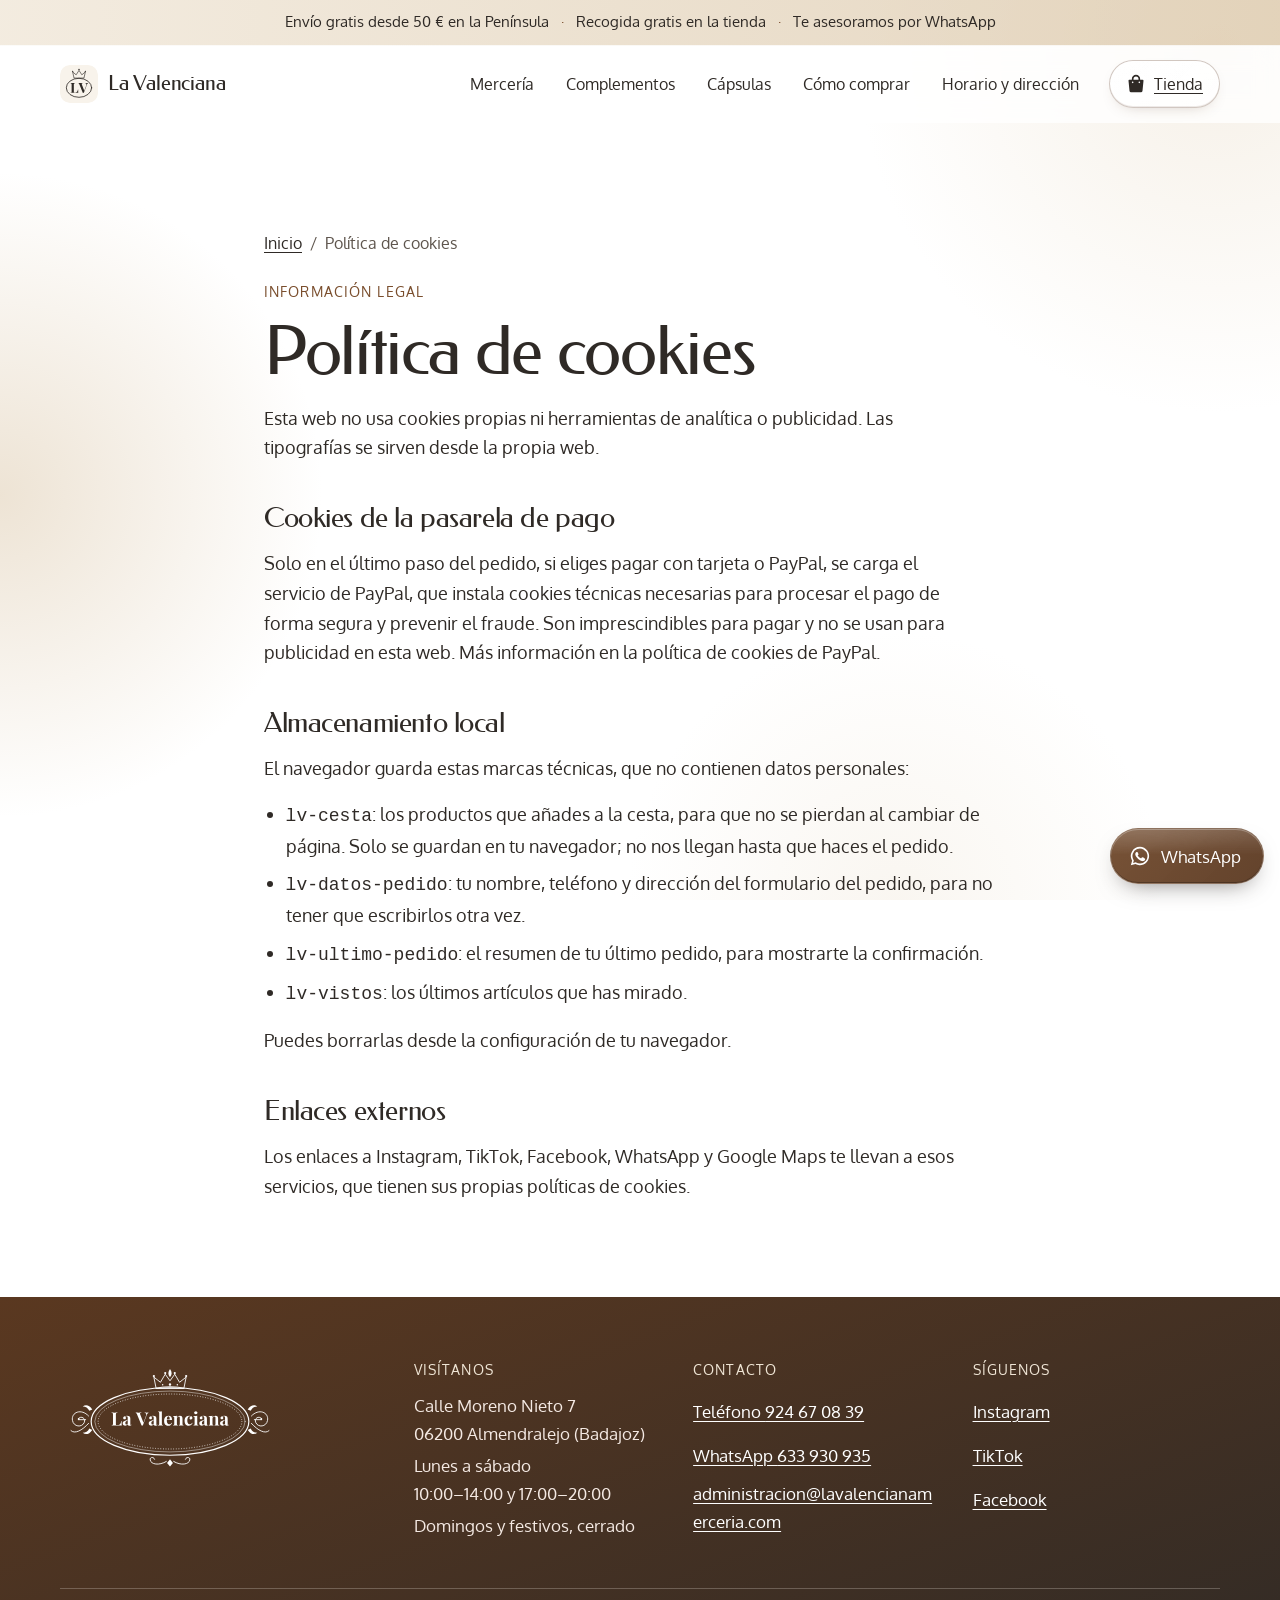
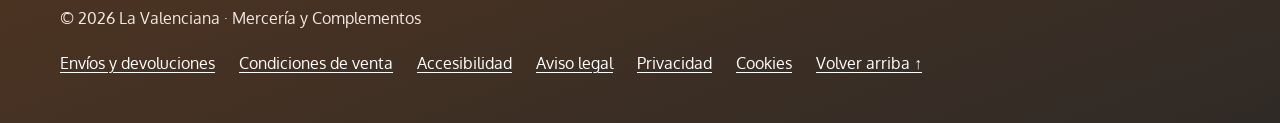
<file: cookies/index.html>
<!doctype html>
<html lang="es">
<head>
<meta charset="utf-8">
<meta name="viewport" content="width=device-width, initial-scale=1, viewport-fit=cover">
<title>Política de cookies · La Valenciana</title>
<meta name="description" content="Política de cookies de la web de La Valenciana.">
<meta name="theme-color" content="#FFFFFF">
<meta property="og:title" content="Política de cookies · La Valenciana">
<meta property="og:description" content="Política de cookies de la web de La Valenciana.">
<meta property="og:type" content="website">
<meta property="og:locale" content="es_ES">
<link rel="icon" href="../favicon.svg" type="image/svg+xml">
<link rel="preload" href="../assets/fonts/Federo.woff2" as="font" type="font/woff2" crossorigin>
<link rel="preload" href="../assets/fonts/Oxygen-400.woff2" as="font" type="font/woff2" crossorigin>
<link rel="stylesheet" href="../assets/fonts/fuentes.css">
<link rel="stylesheet" href="../assets/css/tokens.css">
<link rel="stylesheet" href="../assets/css/estilos.css">
</head>
<body>
<a class="salto" href="#contenido">Saltar al contenido</a>
<p class="barra-envio"><span><strong>Envío gratis desde 50 €</strong> en la Península</span><span class="sep" aria-hidden="true">·</span><span>Recogida gratis en la tienda</span><span class="sep" aria-hidden="true">·</span><span>Te asesoramos por WhatsApp</span></p>
<header class="cabecera">
  <div class="envoltura">
    <a class="marca" href="../"><img src="../assets/img/marca/monograma.svg" alt="" width="38" height="38"><span class="marca-texto">La Valenciana</span><span class="vh">, ir al inicio</span></a>
    <nav class="menu-principal" id="menu-principal" aria-label="Menú principal"><ul><li><a href="../#/c/merceria">Mercería</a></li><li><a href="../#/c/complementos">Complementos</a></li><li><a href="../#/c/capsulas">Cápsulas</a></li><li><a href="../#/como-comprar">Cómo comprar</a></li><li><a href="../#/visitanos">Horario y dirección</a></li><li class="menu-contacto"><a href="tel:+34924670839">Llamar al <span class="num">924 67 08 39</span></a><a href="https://wa.me/34633930935?text=Hola%2C%20La%20Valenciana">WhatsApp <span class="num">633 930 935</span></a></li></ul></nav>
    <a class="control boton-buscar" href="../#/"><svg viewBox="0 0 24 24" aria-hidden="true" focusable="false"><path d="M7 7V6a5 5 0 0 1 10 0v1h3a1 1 0 0 1 1 1.1l-1.2 12A2 2 0 0 1 17.8 22H6.2a2 2 0 0 1-2-1.9L3 8.1A1 1 0 0 1 4 7zm2 0h6V6a3 3 0 0 0-6 0zm-1 4a1 1 0 1 0 0-2 1 1 0 0 0 0 2zm8 0a1 1 0 1 0 0-2 1 1 0 0 0 0 2z"/></svg><span class="buscar-texto">Tienda</span></a>
    <button class="control boton-menu" type="button" aria-expanded="false" aria-controls="menu-principal"><span class="rayas" aria-hidden="true"></span><span class="txt">Menú</span></button>
  </div>
</header>
<main id="contenido" tabindex="-1">
<div class="envoltura legal-texto"><nav class="migas" aria-label="Estás aquí"><ol><li><a href="../">Inicio</a></li><li><span aria-current="page">Política de cookies</span></li></ol></nav><p class="etiqueta">Información legal</p><h1>Política de cookies</h1><p>Esta web no usa cookies propias ni herramientas de analítica o publicidad. Las tipografías se sirven desde la propia web.</p>
<h2>Cookies de la pasarela de pago</h2>
<p>Solo en el último paso del pedido, si eliges pagar con tarjeta o PayPal, se carga el servicio de PayPal, que instala cookies técnicas necesarias para procesar el pago de forma segura y prevenir el fraude. Son imprescindibles para pagar y no se usan para publicidad en esta web. Más información en la política de cookies de PayPal.</p>
<h2>Almacenamiento local</h2>
<p>El navegador guarda estas marcas técnicas, que no contienen datos personales:</p>
<ul><li><code>lv-cesta</code>: los productos que añades a la cesta, para que no se pierdan al cambiar de página. Solo se guardan en tu navegador; no nos llegan hasta que haces el pedido.</li><li><code>lv-datos-pedido</code>: tu nombre, teléfono y dirección del formulario del pedido, para no tener que escribirlos otra vez.</li><li><code>lv-ultimo-pedido</code>: el resumen de tu último pedido, para mostrarte la confirmación.</li><li><code>lv-vistos</code>: los últimos artículos que has mirado.</li></ul>
<p>Puedes borrarlas desde la configuración de tu navegador.</p>
<h2>Enlaces externos</h2>
<p>Los enlaces a Instagram, TikTok, Facebook, WhatsApp y Google Maps te llevan a esos servicios, que tienen sus propias políticas de cookies.</p></div>
</main>
<footer class="pie">
  <div class="envoltura">
    <div class="rejilla">
      <div><img class="logo-pie" src="../assets/img/marca/logo-blanco.svg" alt="La Valenciana" width="220" height="110"></div>
      <div><h2>Visítanos</h2><ul><li>Calle Moreno Nieto 7<br>06200 Almendralejo (Badajoz)</li><li class="num">Lunes a sábado<br>10:00–14:00 y 17:00–20:00</li><li>Domingos y festivos, cerrado</li></ul></div>
      <div><h2>Contacto</h2><ul><li><a href="tel:+34924670839">Teléfono&nbsp;<span class="num">924 67 08 39</span></a></li><li><a href="https://wa.me/34633930935?text=Hola%2C%20La%20Valenciana">WhatsApp&nbsp;<span class="num">633 930 935</span></a></li><li><a href="mailto:administracion@lavalencianamerceria.com">administracion@lavalencianamerceria.com</a></li></ul></div>
      <div><h2>Síguenos</h2><ul><li><a href="https://www.instagram.com/_lavalenciana">Instagram</a></li><li><a href="https://www.tiktok.com/@_lavalenciana_">TikTok</a></li><li><a href="https://www.facebook.com/mercerialavalenciana/">Facebook</a></li></ul></div>
    </div>
    <div class="legal"><span>© 2026 La Valenciana · Mercería y Complementos</span><ul><li><a href="../envios-y-devoluciones/">Envíos y devoluciones</a></li><li><a href="../condiciones-de-venta/">Condiciones de venta</a></li><li><a href="../accesibilidad/">Accesibilidad</a></li><li><a href="../aviso-legal/">Aviso legal</a></li><li><a href="../privacidad/">Privacidad</a></li><li><a href="../cookies/">Cookies</a></li><li><a href="#contenido">Volver arriba ↑</a></li></ul></div>
  </div>
</footer>
<a class="wa-flotante" href="https://wa.me/34633930935?text=Hola%2C%20La%20Valenciana"><svg viewBox="0 0 24 24" aria-hidden="true" focusable="false"><path d="M12 2a10 10 0 0 0-8.6 15.1L2 22l5-1.3A10 10 0 1 0 12 2zm0 18.2a8.2 8.2 0 0 1-4.2-1.1l-.3-.2-3 .8.8-2.9-.2-.3A8.2 8.2 0 1 1 12 20.2zm4.5-6.1c-.2-.1-1.5-.7-1.7-.8s-.4-.1-.6.1-.7.8-.8 1-.3.2-.5.1a6.7 6.7 0 0 1-3.3-2.9c-.3-.4.3-.4.7-1.3.1-.2 0-.3 0-.4l-.8-1.8c-.2-.5-.4-.4-.6-.4h-.5a1 1 0 0 0-.7.3 3 3 0 0 0-.9 2.2 5.2 5.2 0 0 0 1.1 2.7 11.8 11.8 0 0 0 4.5 4c1.7.7 2.3.8 3.2.6a2.7 2.7 0 0 0 1.8-1.2 2.2 2.2 0 0 0 .2-1.3c-.1-.1-.3-.2-.5-.3z"/></svg><span>WhatsApp<span class="vh">: escríbenos</span></span></a>
<script src="../assets/js/web.js" defer></script>
</body>
</html>
</file>
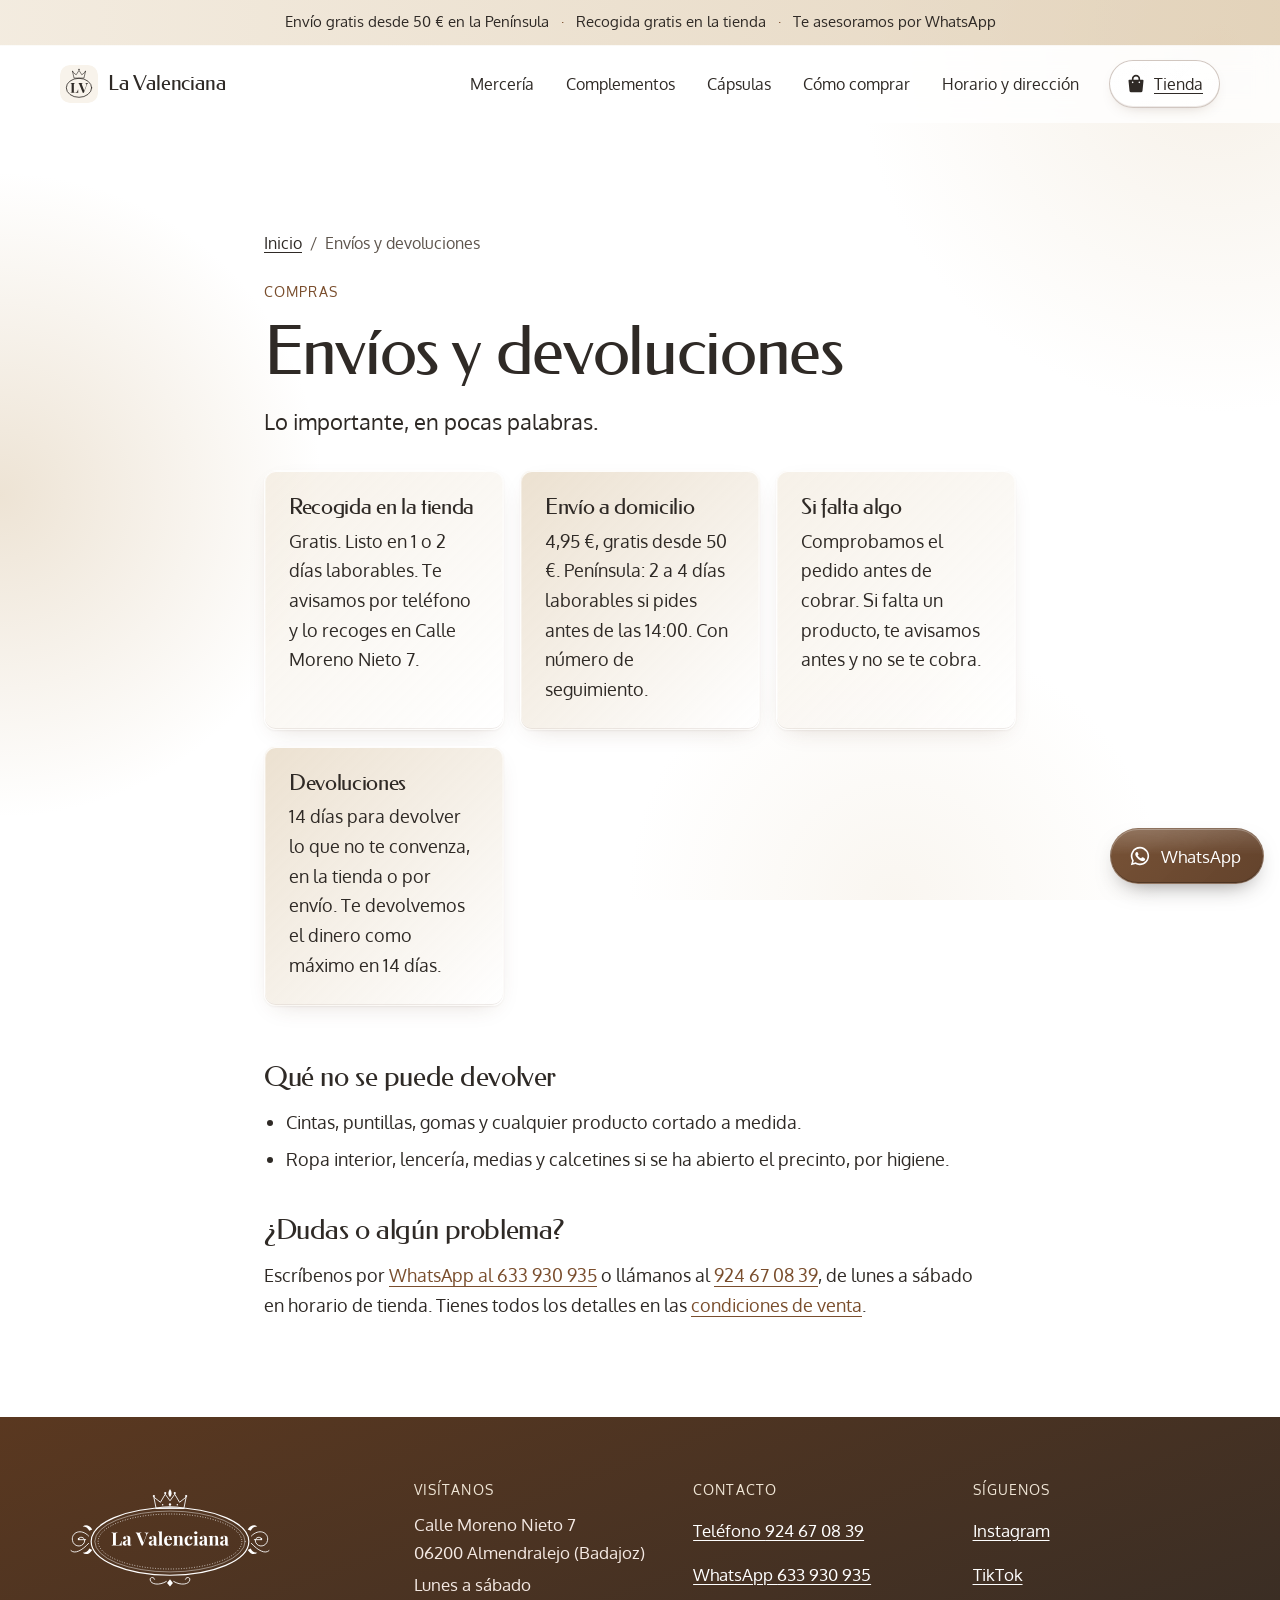
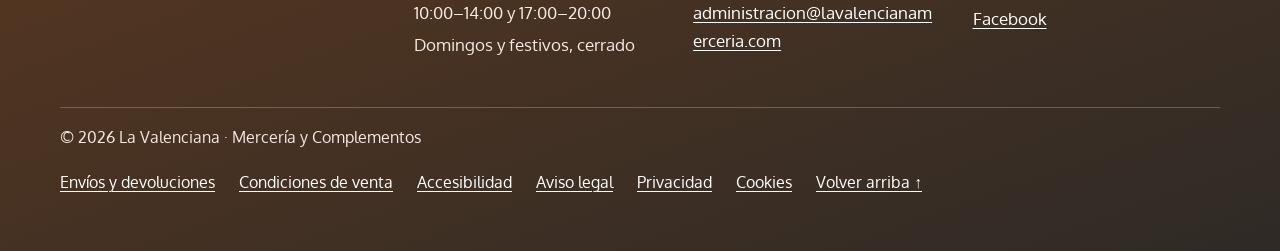
<file: envios-y-devoluciones/index.html>
<!doctype html>
<html lang="es">
<head>
<meta charset="utf-8">
<meta name="viewport" content="width=device-width, initial-scale=1, viewport-fit=cover">
<title>Envíos y devoluciones · La Valenciana</title>
<meta name="description" content="Envíos y devoluciones de la web de La Valenciana.">
<meta name="theme-color" content="#FFFFFF">
<meta property="og:title" content="Envíos y devoluciones · La Valenciana">
<meta property="og:description" content="Envíos y devoluciones de la web de La Valenciana.">
<meta property="og:type" content="website">
<meta property="og:locale" content="es_ES">
<link rel="icon" href="../favicon.svg" type="image/svg+xml">
<link rel="preload" href="../assets/fonts/Federo.woff2" as="font" type="font/woff2" crossorigin>
<link rel="preload" href="../assets/fonts/Oxygen-400.woff2" as="font" type="font/woff2" crossorigin>
<link rel="stylesheet" href="../assets/fonts/fuentes.css">
<link rel="stylesheet" href="../assets/css/tokens.css">
<link rel="stylesheet" href="../assets/css/estilos.css">
</head>
<body>
<a class="salto" href="#contenido">Saltar al contenido</a>
<p class="barra-envio"><span><strong>Envío gratis desde 50 €</strong> en la Península</span><span class="sep" aria-hidden="true">·</span><span>Recogida gratis en la tienda</span><span class="sep" aria-hidden="true">·</span><span>Te asesoramos por WhatsApp</span></p>
<header class="cabecera">
  <div class="envoltura">
    <a class="marca" href="../"><img src="../assets/img/marca/monograma.svg" alt="" width="38" height="38"><span class="marca-texto">La Valenciana</span><span class="vh">, ir al inicio</span></a>
    <nav class="menu-principal" id="menu-principal" aria-label="Menú principal"><ul><li><a href="../#/c/merceria">Mercería</a></li><li><a href="../#/c/complementos">Complementos</a></li><li><a href="../#/c/capsulas">Cápsulas</a></li><li><a href="../#/como-comprar">Cómo comprar</a></li><li><a href="../#/visitanos">Horario y dirección</a></li><li class="menu-contacto"><a href="tel:+34924670839">Llamar al <span class="num">924 67 08 39</span></a><a href="https://wa.me/34633930935?text=Hola%2C%20La%20Valenciana">WhatsApp <span class="num">633 930 935</span></a></li></ul></nav>
    <a class="control boton-buscar" href="../#/"><svg viewBox="0 0 24 24" aria-hidden="true" focusable="false"><path d="M7 7V6a5 5 0 0 1 10 0v1h3a1 1 0 0 1 1 1.1l-1.2 12A2 2 0 0 1 17.8 22H6.2a2 2 0 0 1-2-1.9L3 8.1A1 1 0 0 1 4 7zm2 0h6V6a3 3 0 0 0-6 0zm-1 4a1 1 0 1 0 0-2 1 1 0 0 0 0 2zm8 0a1 1 0 1 0 0-2 1 1 0 0 0 0 2z"/></svg><span class="buscar-texto">Tienda</span></a>
    <button class="control boton-menu" type="button" aria-expanded="false" aria-controls="menu-principal"><span class="rayas" aria-hidden="true"></span><span class="txt">Menú</span></button>
  </div>
</header>
<main id="contenido" tabindex="-1">
<div class="envoltura legal-texto"><nav class="migas" aria-label="Estás aquí"><ol><li><a href="../">Inicio</a></li><li><span aria-current="page">Envíos y devoluciones</span></li></ol></nav><p class="etiqueta">Compras</p><h1>Envíos y devoluciones</h1><p class="entradilla">Lo importante, en pocas palabras.</p>
<div class="claves">
<section><h2>Recogida en la tienda</h2><p><strong>Gratis.</strong> Listo en 1 o 2 días laborables. Te avisamos por teléfono y lo recoges en Calle Moreno Nieto 7.</p></section>
<section><h2>Envío a domicilio</h2><p><strong>4,95 €, gratis desde 50 €.</strong> Península: 2 a 4 días laborables si pides antes de las 14:00. Con número de seguimiento.</p></section>
<section><h2>Si falta algo</h2><p>Comprobamos el pedido antes de cobrar. Si falta un producto, <strong>te avisamos antes</strong> y no se te cobra.</p></section>
<section><h2>Devoluciones</h2><p><strong>14 días</strong> para devolver lo que no te convenza, en la tienda o por envío. Te devolvemos el dinero como máximo en 14 días.</p></section>
</div>
<h2>Qué no se puede devolver</h2>
<ul><li>Cintas, puntillas, gomas y cualquier producto <strong>cortado a medida</strong>.</li><li>Ropa interior, lencería, medias y calcetines si se ha <strong>abierto el precinto</strong>, por higiene.</li></ul>
<h2>¿Dudas o algún problema?</h2>
<p>Escríbenos por <a href="https://wa.me/34633930935?text=Hola%2C%20tengo%20una%20duda%20con%20un%20pedido">WhatsApp al 633 930 935</a> o llámanos al <a class="num" href="tel:+34924670839">924 67 08 39</a>, de lunes a sábado en horario de tienda. Tienes todos los detalles en las <a href="../condiciones-de-venta/">condiciones de venta</a>.</p></div>
</main>
<footer class="pie">
  <div class="envoltura">
    <div class="rejilla">
      <div><img class="logo-pie" src="../assets/img/marca/logo-blanco.svg" alt="La Valenciana" width="220" height="110"></div>
      <div><h2>Visítanos</h2><ul><li>Calle Moreno Nieto 7<br>06200 Almendralejo (Badajoz)</li><li class="num">Lunes a sábado<br>10:00–14:00 y 17:00–20:00</li><li>Domingos y festivos, cerrado</li></ul></div>
      <div><h2>Contacto</h2><ul><li><a href="tel:+34924670839">Teléfono&nbsp;<span class="num">924 67 08 39</span></a></li><li><a href="https://wa.me/34633930935?text=Hola%2C%20La%20Valenciana">WhatsApp&nbsp;<span class="num">633 930 935</span></a></li><li><a href="mailto:administracion@lavalencianamerceria.com">administracion@lavalencianamerceria.com</a></li></ul></div>
      <div><h2>Síguenos</h2><ul><li><a href="https://www.instagram.com/_lavalenciana">Instagram</a></li><li><a href="https://www.tiktok.com/@_lavalenciana_">TikTok</a></li><li><a href="https://www.facebook.com/mercerialavalenciana/">Facebook</a></li></ul></div>
    </div>
    <div class="legal"><span>© 2026 La Valenciana · Mercería y Complementos</span><ul><li><a href="../envios-y-devoluciones/">Envíos y devoluciones</a></li><li><a href="../condiciones-de-venta/">Condiciones de venta</a></li><li><a href="../accesibilidad/">Accesibilidad</a></li><li><a href="../aviso-legal/">Aviso legal</a></li><li><a href="../privacidad/">Privacidad</a></li><li><a href="../cookies/">Cookies</a></li><li><a href="#contenido">Volver arriba ↑</a></li></ul></div>
  </div>
</footer>
<a class="wa-flotante" href="https://wa.me/34633930935?text=Hola%2C%20La%20Valenciana"><svg viewBox="0 0 24 24" aria-hidden="true" focusable="false"><path d="M12 2a10 10 0 0 0-8.6 15.1L2 22l5-1.3A10 10 0 1 0 12 2zm0 18.2a8.2 8.2 0 0 1-4.2-1.1l-.3-.2-3 .8.8-2.9-.2-.3A8.2 8.2 0 1 1 12 20.2zm4.5-6.1c-.2-.1-1.5-.7-1.7-.8s-.4-.1-.6.1-.7.8-.8 1-.3.2-.5.1a6.7 6.7 0 0 1-3.3-2.9c-.3-.4.3-.4.7-1.3.1-.2 0-.3 0-.4l-.8-1.8c-.2-.5-.4-.4-.6-.4h-.5a1 1 0 0 0-.7.3 3 3 0 0 0-.9 2.2 5.2 5.2 0 0 0 1.1 2.7 11.8 11.8 0 0 0 4.5 4c1.7.7 2.3.8 3.2.6a2.7 2.7 0 0 0 1.8-1.2 2.2 2.2 0 0 0 .2-1.3c-.1-.1-.3-.2-.5-.3z"/></svg><span>WhatsApp<span class="vh">: escríbenos</span></span></a>
<script src="../assets/js/web.js" defer></script>
</body>
</html>
</file>
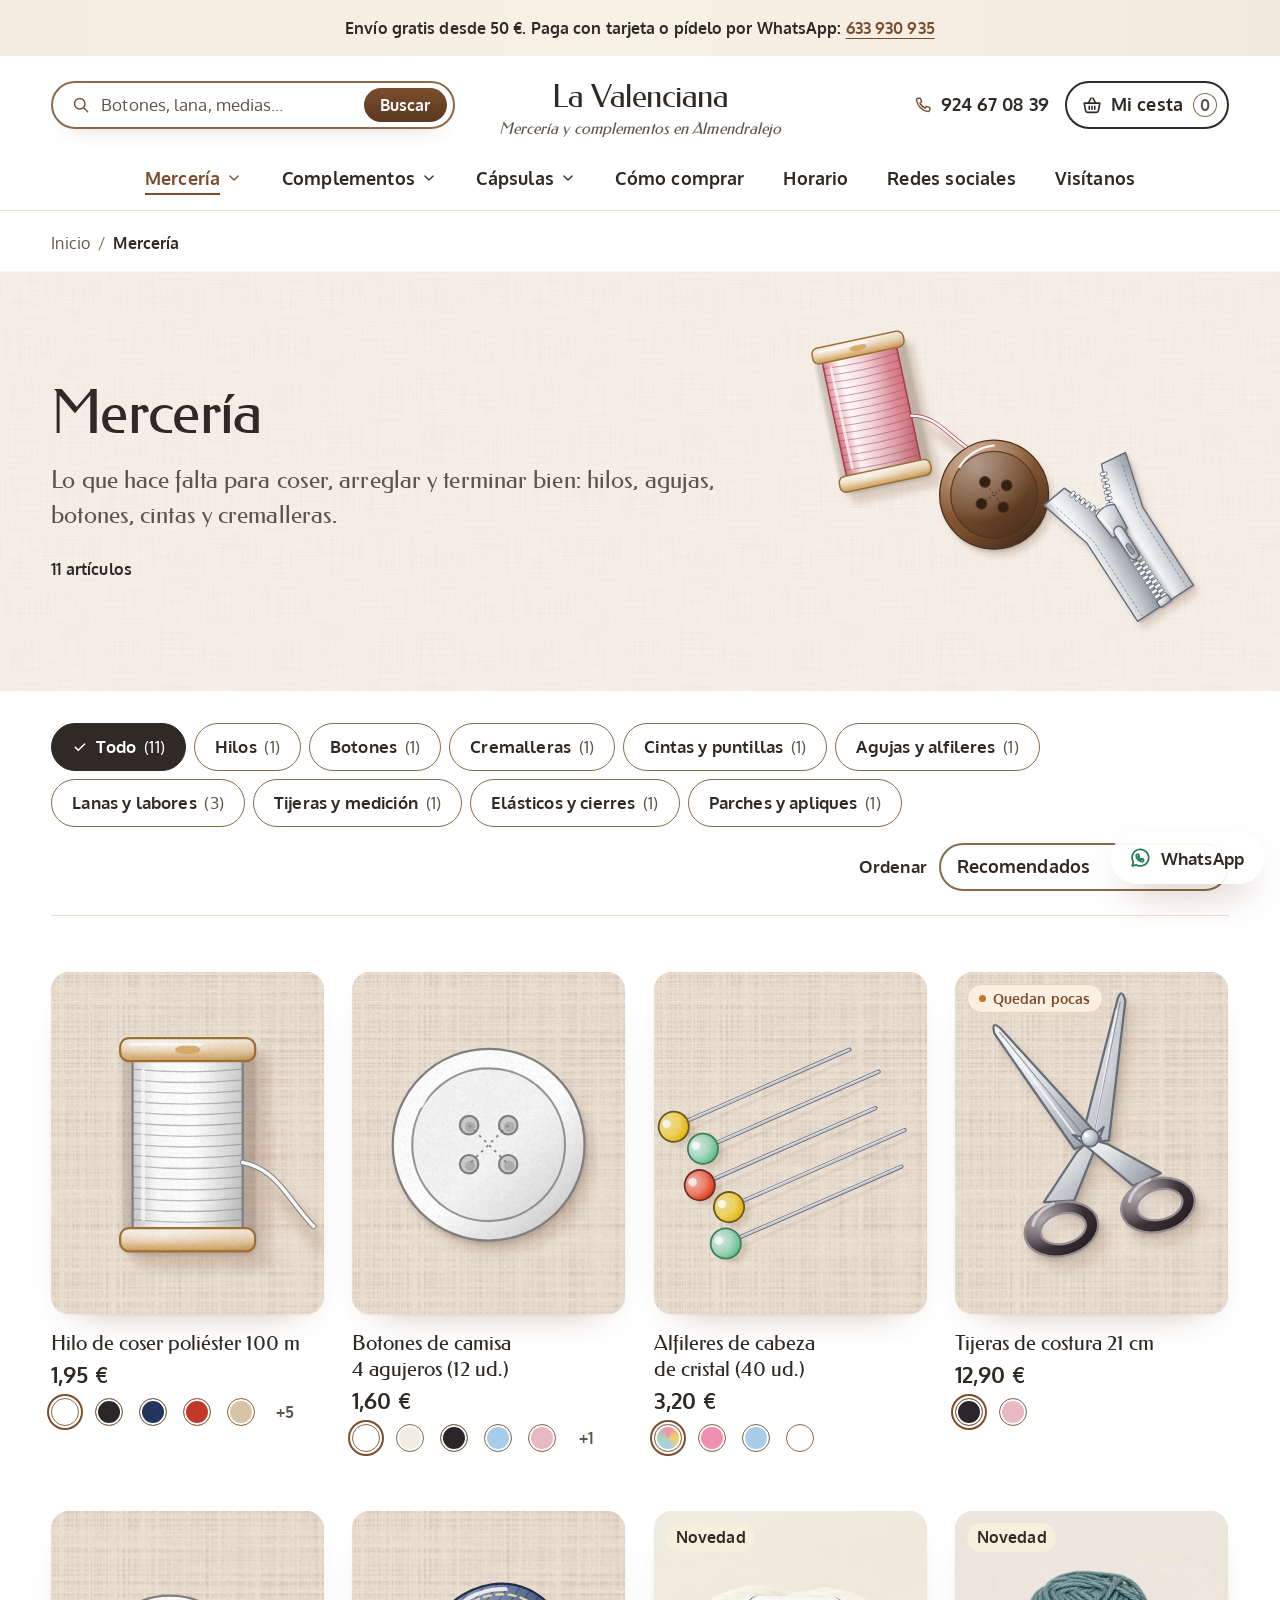
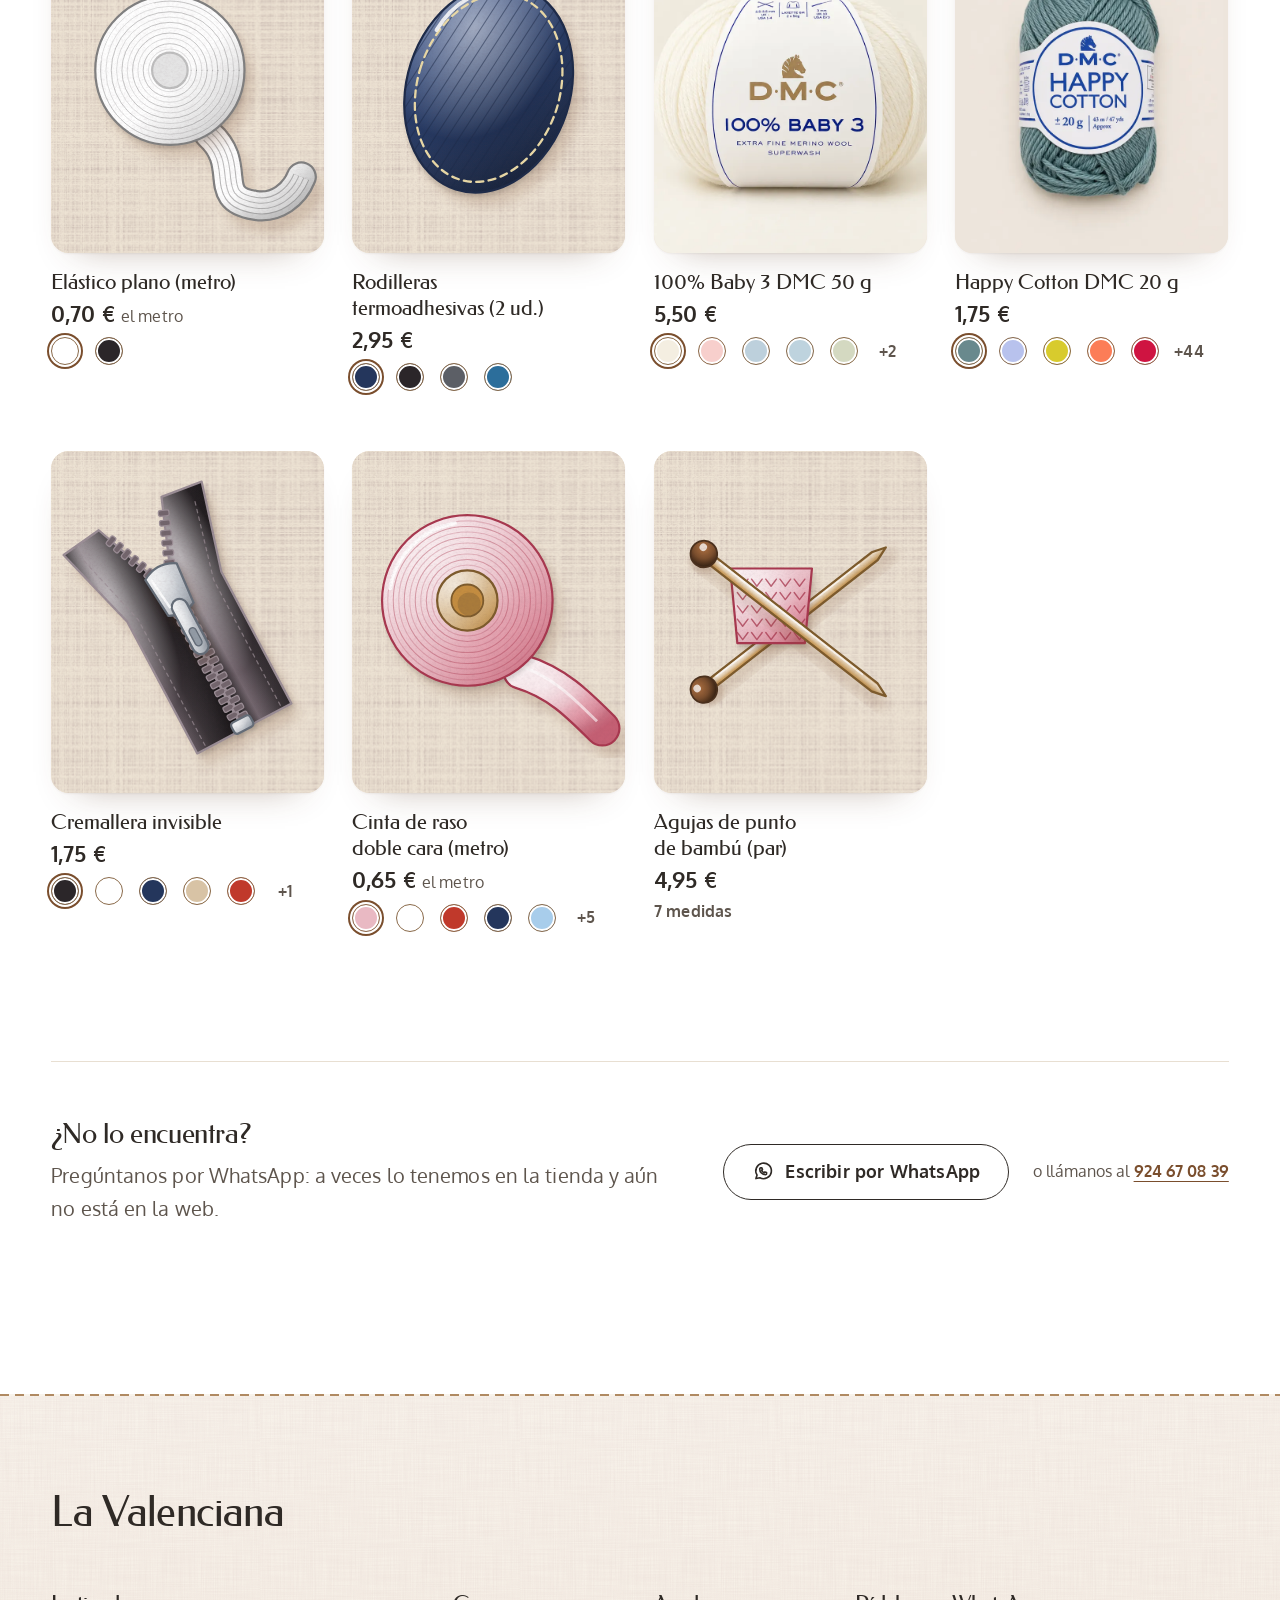
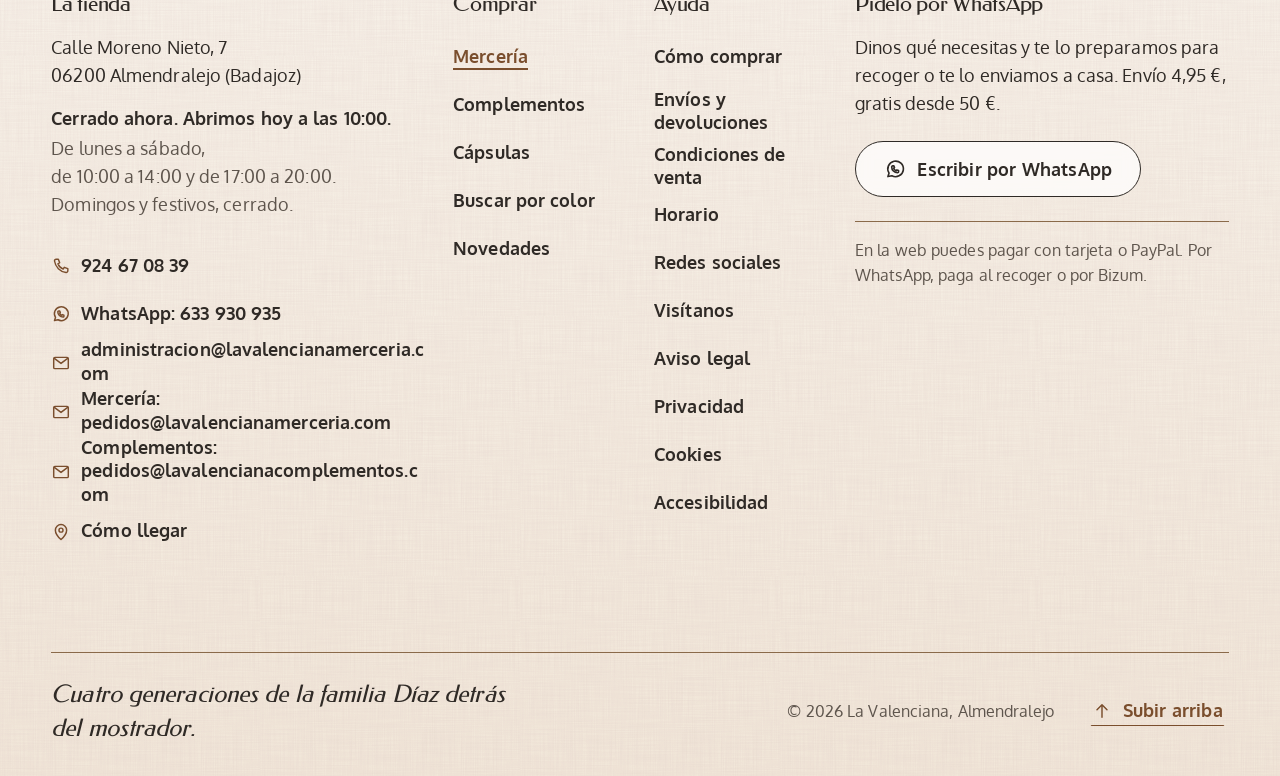
<file: merceria/index.html>
<!doctype html>
<html lang="es">
<head>
<meta charset="utf-8">
<title>Mercería · La Valenciana</title>
<meta name="robots" content="noindex">
<link rel="canonical" href="../#/c/merceria">
<meta http-equiv="refresh" content="0; url=../#/c/merceria">
<script>location.replace("../#/c/merceria");</script>
</head>
<body><p><a href="../#/c/merceria">Ir a Mercería</a></p></body>
</html>
</file>
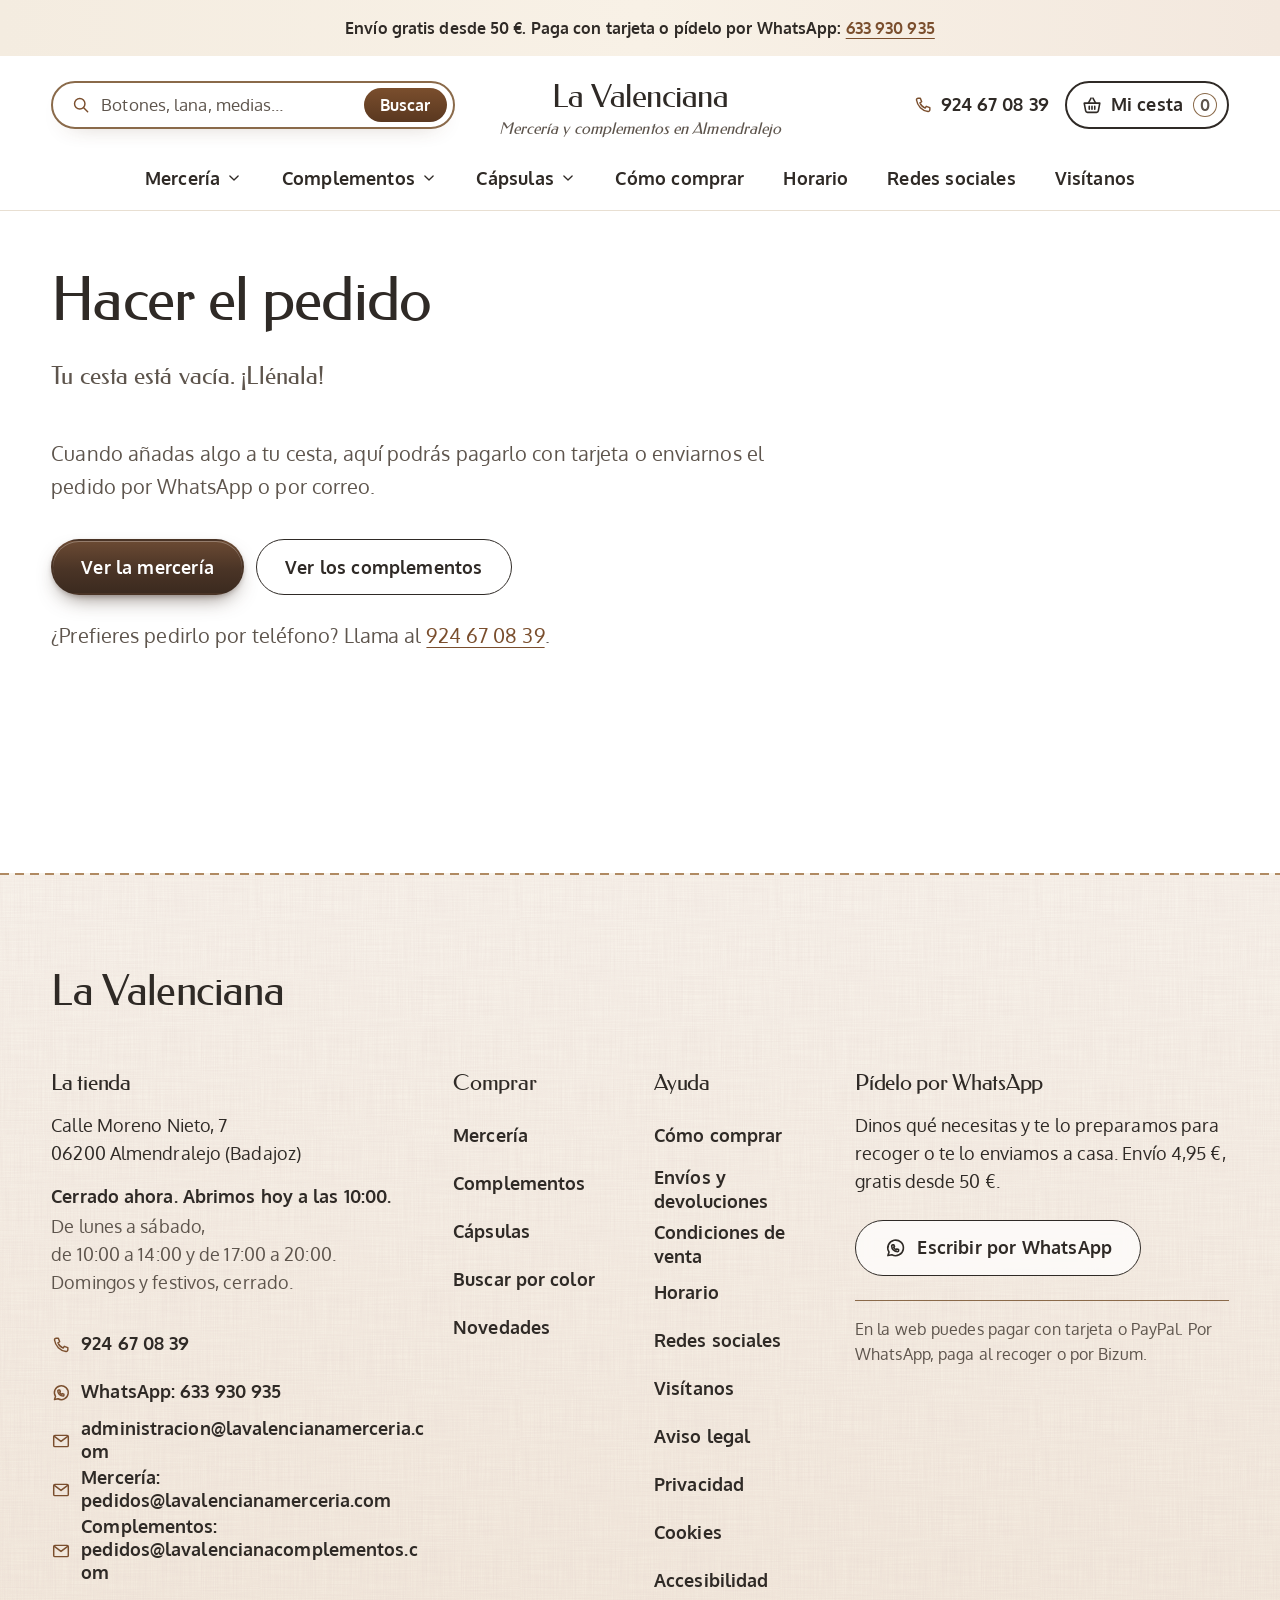
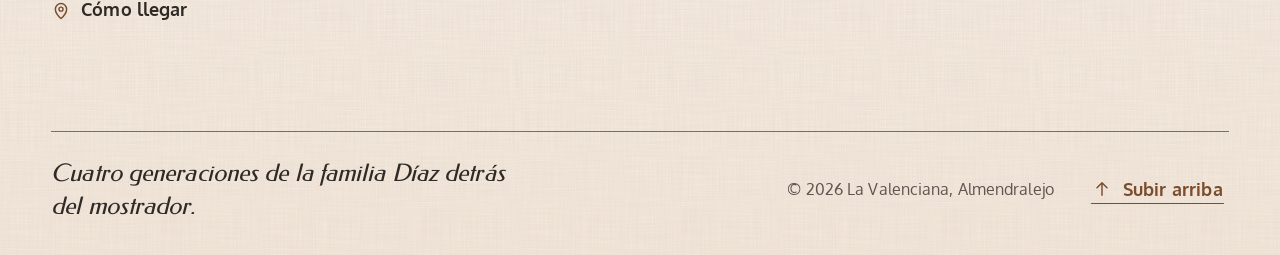
<file: pedido/index.html>
<!doctype html>
<html lang="es">
<head>
<meta charset="utf-8">
<title>Hacer el pedido · La Valenciana</title>
<meta name="robots" content="noindex">
<link rel="canonical" href="../#/pedido">
<meta http-equiv="refresh" content="0; url=../#/pedido">
<script>location.replace("../#/pedido");</script>
</head>
<body><p><a href="../#/pedido">Ir a Hacer el pedido</a></p></body>
</html>
</file>
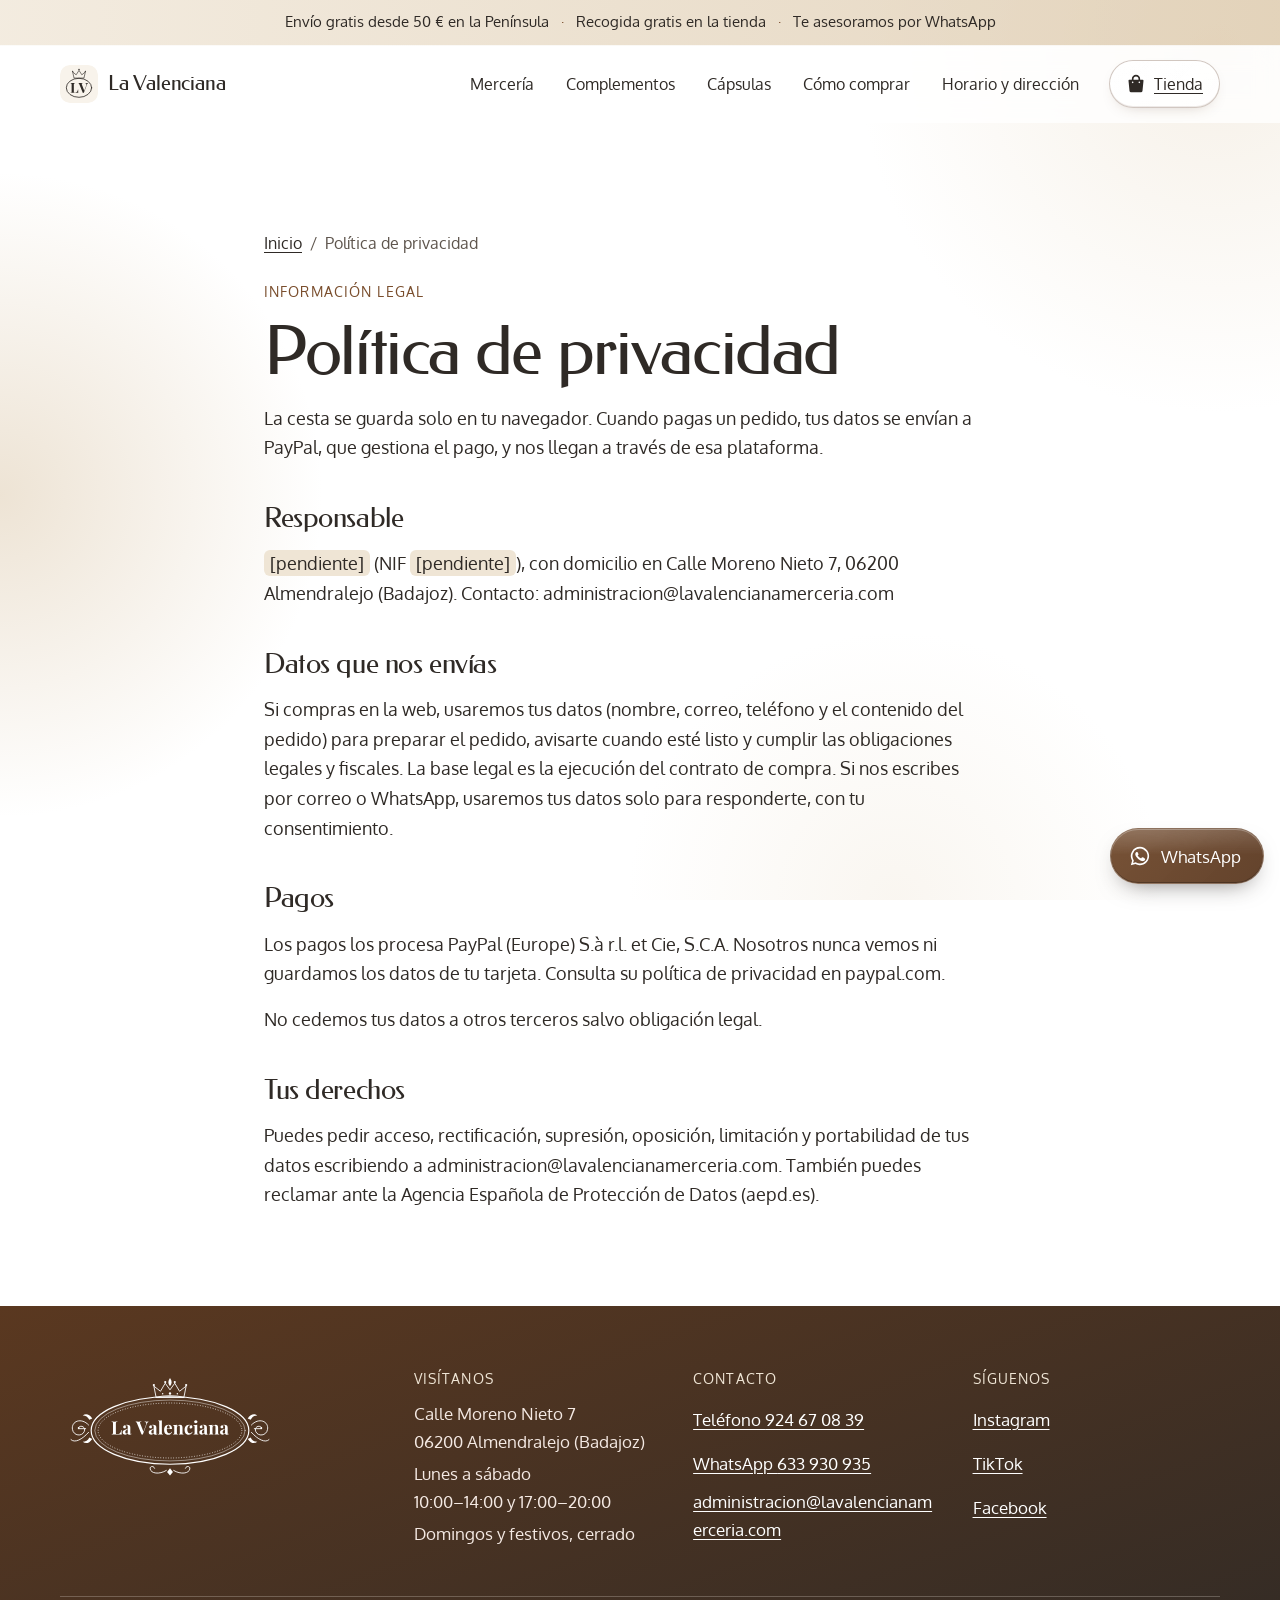
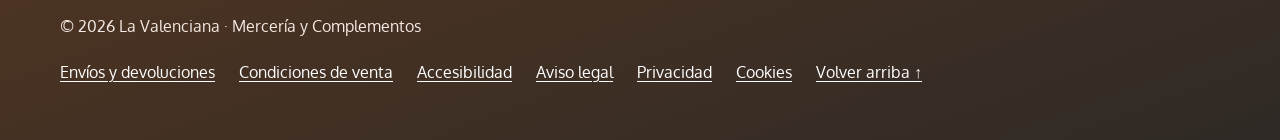
<file: privacidad/index.html>
<!doctype html>
<html lang="es">
<head>
<meta charset="utf-8">
<meta name="viewport" content="width=device-width, initial-scale=1, viewport-fit=cover">
<title>Política de privacidad · La Valenciana</title>
<meta name="description" content="Política de privacidad de la web de La Valenciana.">
<meta name="theme-color" content="#FFFFFF">
<meta property="og:title" content="Política de privacidad · La Valenciana">
<meta property="og:description" content="Política de privacidad de la web de La Valenciana.">
<meta property="og:type" content="website">
<meta property="og:locale" content="es_ES">
<link rel="icon" href="../favicon.svg" type="image/svg+xml">
<link rel="preload" href="../assets/fonts/Federo.woff2" as="font" type="font/woff2" crossorigin>
<link rel="preload" href="../assets/fonts/Oxygen-400.woff2" as="font" type="font/woff2" crossorigin>
<link rel="stylesheet" href="../assets/fonts/fuentes.css">
<link rel="stylesheet" href="../assets/css/tokens.css">
<link rel="stylesheet" href="../assets/css/estilos.css">
</head>
<body>
<a class="salto" href="#contenido">Saltar al contenido</a>
<p class="barra-envio"><span><strong>Envío gratis desde 50 €</strong> en la Península</span><span class="sep" aria-hidden="true">·</span><span>Recogida gratis en la tienda</span><span class="sep" aria-hidden="true">·</span><span>Te asesoramos por WhatsApp</span></p>
<header class="cabecera">
  <div class="envoltura">
    <a class="marca" href="../"><img src="../assets/img/marca/monograma.svg" alt="" width="38" height="38"><span class="marca-texto">La Valenciana</span><span class="vh">, ir al inicio</span></a>
    <nav class="menu-principal" id="menu-principal" aria-label="Menú principal"><ul><li><a href="../#/c/merceria">Mercería</a></li><li><a href="../#/c/complementos">Complementos</a></li><li><a href="../#/c/capsulas">Cápsulas</a></li><li><a href="../#/como-comprar">Cómo comprar</a></li><li><a href="../#/visitanos">Horario y dirección</a></li><li class="menu-contacto"><a href="tel:+34924670839">Llamar al <span class="num">924 67 08 39</span></a><a href="https://wa.me/34633930935?text=Hola%2C%20La%20Valenciana">WhatsApp <span class="num">633 930 935</span></a></li></ul></nav>
    <a class="control boton-buscar" href="../#/"><svg viewBox="0 0 24 24" aria-hidden="true" focusable="false"><path d="M7 7V6a5 5 0 0 1 10 0v1h3a1 1 0 0 1 1 1.1l-1.2 12A2 2 0 0 1 17.8 22H6.2a2 2 0 0 1-2-1.9L3 8.1A1 1 0 0 1 4 7zm2 0h6V6a3 3 0 0 0-6 0zm-1 4a1 1 0 1 0 0-2 1 1 0 0 0 0 2zm8 0a1 1 0 1 0 0-2 1 1 0 0 0 0 2z"/></svg><span class="buscar-texto">Tienda</span></a>
    <button class="control boton-menu" type="button" aria-expanded="false" aria-controls="menu-principal"><span class="rayas" aria-hidden="true"></span><span class="txt">Menú</span></button>
  </div>
</header>
<main id="contenido" tabindex="-1">
<div class="envoltura legal-texto"><nav class="migas" aria-label="Estás aquí"><ol><li><a href="../">Inicio</a></li><li><span aria-current="page">Política de privacidad</span></li></ol></nav><p class="etiqueta">Información legal</p><h1>Política de privacidad</h1><p>La cesta se guarda solo en tu navegador. Cuando pagas un pedido, tus datos se envían a PayPal, que gestiona el pago, y nos llegan a través de esa plataforma.</p>
<h2>Responsable</h2>
<p><span class="pendiente">[pendiente]</span> (NIF <span class="pendiente">[pendiente]</span>), con domicilio en Calle Moreno Nieto 7, 06200 Almendralejo (Badajoz). Contacto: administracion@lavalencianamerceria.com</p>
<h2>Datos que nos envías</h2>
<p>Si compras en la web, usaremos tus datos (nombre, correo, teléfono y el contenido del pedido) para preparar el pedido, avisarte cuando esté listo y cumplir las obligaciones legales y fiscales. La base legal es la ejecución del contrato de compra. Si nos escribes por correo o WhatsApp, usaremos tus datos solo para responderte, con tu consentimiento.</p>
<h2>Pagos</h2>
<p>Los pagos los procesa PayPal (Europe) S.à r.l. et Cie, S.C.A. Nosotros nunca vemos ni guardamos los datos de tu tarjeta. Consulta su política de privacidad en paypal.com.</p>
<p>No cedemos tus datos a otros terceros salvo obligación legal.</p>
<h2>Tus derechos</h2>
<p>Puedes pedir acceso, rectificación, supresión, oposición, limitación y portabilidad de tus datos escribiendo a administracion@lavalencianamerceria.com. También puedes reclamar ante la Agencia Española de Protección de Datos (aepd.es).</p></div>
</main>
<footer class="pie">
  <div class="envoltura">
    <div class="rejilla">
      <div><img class="logo-pie" src="../assets/img/marca/logo-blanco.svg" alt="La Valenciana" width="220" height="110"></div>
      <div><h2>Visítanos</h2><ul><li>Calle Moreno Nieto 7<br>06200 Almendralejo (Badajoz)</li><li class="num">Lunes a sábado<br>10:00–14:00 y 17:00–20:00</li><li>Domingos y festivos, cerrado</li></ul></div>
      <div><h2>Contacto</h2><ul><li><a href="tel:+34924670839">Teléfono&nbsp;<span class="num">924 67 08 39</span></a></li><li><a href="https://wa.me/34633930935?text=Hola%2C%20La%20Valenciana">WhatsApp&nbsp;<span class="num">633 930 935</span></a></li><li><a href="mailto:administracion@lavalencianamerceria.com">administracion@lavalencianamerceria.com</a></li></ul></div>
      <div><h2>Síguenos</h2><ul><li><a href="https://www.instagram.com/_lavalenciana">Instagram</a></li><li><a href="https://www.tiktok.com/@_lavalenciana_">TikTok</a></li><li><a href="https://www.facebook.com/mercerialavalenciana/">Facebook</a></li></ul></div>
    </div>
    <div class="legal"><span>© 2026 La Valenciana · Mercería y Complementos</span><ul><li><a href="../envios-y-devoluciones/">Envíos y devoluciones</a></li><li><a href="../condiciones-de-venta/">Condiciones de venta</a></li><li><a href="../accesibilidad/">Accesibilidad</a></li><li><a href="../aviso-legal/">Aviso legal</a></li><li><a href="../privacidad/">Privacidad</a></li><li><a href="../cookies/">Cookies</a></li><li><a href="#contenido">Volver arriba ↑</a></li></ul></div>
  </div>
</footer>
<a class="wa-flotante" href="https://wa.me/34633930935?text=Hola%2C%20La%20Valenciana"><svg viewBox="0 0 24 24" aria-hidden="true" focusable="false"><path d="M12 2a10 10 0 0 0-8.6 15.1L2 22l5-1.3A10 10 0 1 0 12 2zm0 18.2a8.2 8.2 0 0 1-4.2-1.1l-.3-.2-3 .8.8-2.9-.2-.3A8.2 8.2 0 1 1 12 20.2zm4.5-6.1c-.2-.1-1.5-.7-1.7-.8s-.4-.1-.6.1-.7.8-.8 1-.3.2-.5.1a6.7 6.7 0 0 1-3.3-2.9c-.3-.4.3-.4.7-1.3.1-.2 0-.3 0-.4l-.8-1.8c-.2-.5-.4-.4-.6-.4h-.5a1 1 0 0 0-.7.3 3 3 0 0 0-.9 2.2 5.2 5.2 0 0 0 1.1 2.7 11.8 11.8 0 0 0 4.5 4c1.7.7 2.3.8 3.2.6a2.7 2.7 0 0 0 1.8-1.2 2.2 2.2 0 0 0 .2-1.3c-.1-.1-.3-.2-.5-.3z"/></svg><span>WhatsApp<span class="vh">: escríbenos</span></span></a>
<script src="../assets/js/web.js" defer></script>
</body>
</html>
</file>
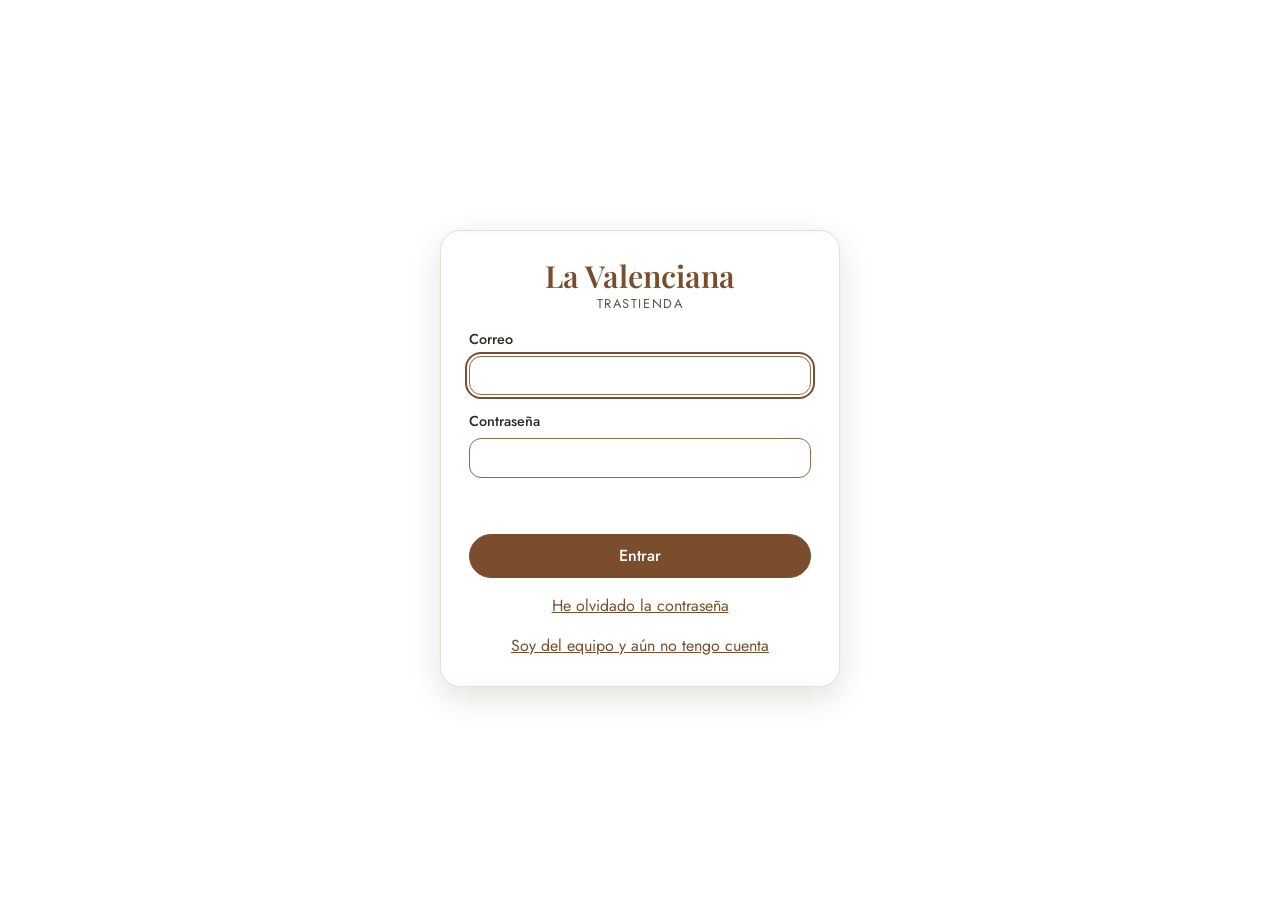
<file: trastienda/index.html>
<!doctype html>
<html lang="es">
<head>
<meta charset="utf-8">
<meta name="viewport" content="width=device-width, initial-scale=1, viewport-fit=cover">
<meta name="robots" content="noindex, nofollow">
<meta name="color-scheme" content="light">
<title>Trastienda · La Valenciana</title>
<link rel="icon" href="../favicon.svg" type="image/svg+xml">
<meta name="theme-color" content="#FFFFFF">
<link rel="manifest" href="manifest.webmanifest">
<link rel="apple-touch-icon" href="../favicon.svg">
<link rel="stylesheet" href="../assets/fonts/fuentes.css">
<link rel="stylesheet" href="../assets/trastienda/panel.css?v=20261116d">
</head>
<body>
<div id="raiz"><p class="cargando">Abriendo la trastienda…</p></div>
<div id="capa"></div>
<div id="tost"></div>
<noscript><p style="padding:24px">El panel necesita JavaScript activado.</p></noscript>
<script src="../assets/trastienda/supabase-2.45.4.js"></script>
<script src="../assets/js/supabase-config.js?v=20261116d"></script>
<script src="../assets/js/pago-config.js"></script>
<script src="../assets/tienda/js/datos.js?v=20261116d"></script>
<script src="../assets/trastienda/panel.js?v=20261116d"></script>
</body>
</html>
</file>
<file: assets/fonts/fuentes.css>
/* Fuentes alojadas en la propia web (sin llamadas a Google). Subconjunto latino.
   Titulares: Federo · Texto y precios: Oxygen (las de ZigZag). Jost y Playfair quedan solo como reserva. */
@font-face{font-family:'Federo';font-style:normal;font-weight:400;font-display:swap;src:url('Federo.woff2') format('woff2');unicode-range:U+0000-00FF, U+0131, U+0152-0153, U+02BB-02BC, U+02C6, U+02DA, U+02DC, U+0304, U+0308, U+0329, U+2000-206F, U+20AC, U+2122, U+2191, U+2193, U+2212, U+2215, U+FEFF, U+FFFD}
@font-face{font-family:'Oxygen';font-style:normal;font-weight:300;font-display:swap;src:url('Oxygen-300.woff2') format('woff2');unicode-range:U+0000-00FF, U+0131, U+0152-0153, U+02BB-02BC, U+02C6, U+02DA, U+02DC, U+0304, U+0308, U+0329, U+2000-206F, U+20AC, U+2122, U+2191, U+2193, U+2212, U+2215, U+FEFF, U+FFFD}
@font-face{font-family:'Oxygen';font-style:normal;font-weight:400;font-display:swap;src:url('Oxygen-400.woff2') format('woff2');unicode-range:U+0000-00FF, U+0131, U+0152-0153, U+02BB-02BC, U+02C6, U+02DA, U+02DC, U+0304, U+0308, U+0329, U+2000-206F, U+20AC, U+2122, U+2191, U+2193, U+2212, U+2215, U+FEFF, U+FFFD}
@font-face{font-family:'Oxygen';font-style:normal;font-weight:700;font-display:swap;src:url('Oxygen-700.woff2') format('woff2');unicode-range:U+0000-00FF, U+0131, U+0152-0153, U+02BB-02BC, U+02C6, U+02DA, U+02DC, U+0304, U+0308, U+0329, U+2000-206F, U+20AC, U+2122, U+2191, U+2193, U+2212, U+2215, U+FEFF, U+FFFD}

@font-face{font-family:'Jost';font-style:normal;font-weight:300 700;font-display:swap;src:url('Jost.woff2') format('woff2');unicode-range:U+0000-00FF, U+0131, U+0152-0153, U+02BB-02BC, U+02C6, U+02DA, U+02DC, U+0304, U+0308, U+0329, U+2000-206F, U+20AC, U+2122, U+2191, U+2193, U+2212, U+2215, U+FEFF, U+FFFD}
@font-face{font-family:'Playfair Display';font-style:normal;font-weight:400 800;font-display:swap;src:url('PlayfairDisplay.woff2') format('woff2');unicode-range:U+0000-00FF, U+0131, U+0152-0153, U+02BB-02BC, U+02C6, U+02DA, U+02DC, U+0304, U+0308, U+0329, U+2000-206F, U+20AC, U+2122, U+2191, U+2193, U+2212, U+2215, U+FEFF, U+FFFD}
@font-face{font-family:'Playfair Display';font-style:italic;font-weight:400 700;font-display:swap;src:url('PlayfairDisplay-Italic.woff2') format('woff2');unicode-range:U+0000-00FF, U+0131, U+0152-0153, U+02BB-02BC, U+02C6, U+02DA, U+02DC, U+0304, U+0308, U+0329, U+2000-206F, U+20AC, U+2122, U+2191, U+2193, U+2212, U+2215, U+FEFF, U+FFFD}
html { font-synthesis-weight: none; } /* Federo solo tiene un grosor: sin negritas falsas */
</file>
<file: assets/tienda/css/tokens.css>
/* =====================================================================
   La Valenciana v2 · tokens.css  (Dirección creativa · SUP-A)
   Variables de diseño + base mínima compartida. Lo usan TODOS.
   Reglas: no redefinir estos tokens en otros archivos; si falta uno,
   pedirlo en la BITACORA con el prefijo de tu rol.
   Fuentes (en <head>, antes de este CSS):
   <link rel="preconnect" href="https://fonts.googleapis.com">
   <link rel="preconnect" href="https://fonts.gstatic.com" crossorigin>
   <link rel="stylesheet" href="https://fonts.googleapis.com/css2?family=Newsreader:ital,opsz,wght@0,6..72,400..700;1,6..72,400..600&family=Atkinson+Hyperlegible+Next:wght@400..700&display=swap">
   ===================================================================== */

:root {
  /* ---------- COLOR (v3: blanco + beis/kraft) ---------- */
  --c-kraft: #C8A27A;
  --c-kraft-hondo: #9E7A55;
  --c-arena: #DCC8AA;
  --c-rubor: #F3D9D6;   /* toque rosado del papel de seda */
  --r-tarjeta: 18px;
  --r-campo: 14px;
  --c-fondo:        #FFFFFF;  /* página: el mostrador blanco (≈75 % de cada pantalla) */
  --c-rosa-velo:    #F8F3EB;  /* v3: crema */  /* bandas grandes, pie, cabecera de Mercería */
  --c-rosa:         #EFE5D5;  /* v3: beis */  /* lienzos de ilustración, etiquetas, estado seleccionado suave */
  --c-rosa-palo:    #DCC8AA;  /* v3: arena */  /* SOLO decoración/ilustración (1,67:1, nunca texto ni borde de control) */
  --c-lavanda:      #F4E9E3;  /* v3: beis rosado (Complementos) */  /* lienzo y cabecera de Complementos */
  --c-salvia:       #E5EEE7;  /* «disponible», «envío gratis», éxito suave */
  --c-mantequilla:  #F7EEDC;  /* «novedad», avisos suaves */
  --c-tinta:        #2F2A26;  /* texto: 14,3:1 sobre blanco */
  --c-tinta-suave:  #5E554D;  /* texto secundario: 8,06:1 sobre blanco, 6,19:1 sobre rosa */
  --c-acento:       #7A4E2D;  /* ciruela: botón principal, enlaces, foco, precio en ficha. 8,18:1 */
  --c-acento-hondo: #5A3820;  /* hover/pulsado del acento. Blanco encima: 10,93:1 */
  --c-exito:        #2D6A45;  /* 6,44:1 sobre blanco, 5,44:1 sobre salvia */
  --c-error:        #A3282E;  /* 7,24:1 sobre blanco */
  --c-error-velo:   #FBEDEB;  /* fondo de aviso de error */
  --c-filete:       #E8DFD2;  /* filetes 1px decorativos (separadores). NO límite de control */
  --c-borde:        #8A6A4A;  /* borde de controles: 4,02:1 sobre blanco (≥3:1) */
  --c-hilo:         #B08A62;  /* el pespunte / hilo (decorativo, se lee bien sobre blanco y rosa) */
  --c-desactivado:  #F3EFE9;  /* fondo de control no disponible (con texto que lo explique) */
  --c-velo-modal:   rgba(47, 42, 38, .42); /* velo tras panel lateral / menú */

  /* ---------- TIPOGRAFÍA ---------- */
  --f-titulo: "Federo", "Trebuchet MS", "Gill Sans", sans-serif;
  --f-texto:  "Oxygen", "Helvetica Neue", system-ui, -apple-system, "Segoe UI", Roboto, sans-serif;

  /* tamaños (html = 100 % = 16px; todo en rem para que escale con el control de letra) */
  --t-display:    clamp(2.625rem, 1.35rem + 5.2vw, 5.5rem);    /* 42 → 88px  hero */
  --t-h1:         clamp(2.25rem, 1.5rem + 3vw, 3.75rem);       /* 36 → 60px  títulos de página */
  --t-h1-ficha:   clamp(2rem, 1.5rem + 1.6vw, 2.75rem);        /* 32 → 44px  nombre de producto en ficha */
  --t-h2:         clamp(1.875rem, 1.4rem + 1.9vw, 2.75rem);    /* 30 → 44px */
  --t-h3:         clamp(1.375rem, 1.2rem + .7vw, 1.75rem);     /* 22 → 28px */
  --t-entradilla: clamp(1.25rem, 1.1rem + .6vw, 1.5rem);       /* 20 → 24px  Newsreader */
  --t-cuerpo:     1.1875rem;                                   /* 19px; 20px desde 1024px */
  --t-producto:   1.3125rem;                                   /* 21px  nombre en tarjeta (Newsreader 500) */
  --t-precio:     1.375rem;                                    /* 22px  precio en tarjeta */
  --t-precio-ficha: 2rem;                                      /* 32px */
  --t-boton:      1.125rem;                                    /* 18px */
  --t-nav:        1.125rem;                                    /* 18px */
  --t-pequeno:    1rem;                                        /* 16px: MÍNIMO absoluto de texto útil */
  --t-anio:       clamp(2.5rem, 2rem + 2vw, 3.5rem);           /* años de la cronología */

  --lh-display: 1.04;
  --lh-titulo:  1.12;
  --lh-h3:      1.25;
  --lh-cuerpo:  1.65;
  --lh-ui:      1.3;

  --tr-display: -0.022em;
  --tr-titulo:  -0.012em;
  --tr-ui:       0.01em;

  --medida-texto: 62ch;   /* línea de lectura */
  --medida-entradilla: 46ch;

  /* ---------- ESPACIADO (base 8) ---------- */
  --s-1: .25rem;   /*  4 */
  --s-2: .5rem;    /*  8 */
  --s-3: .75rem;   /* 12 */
  --s-4: 1rem;     /* 16 */
  --s-5: 1.5rem;   /* 24 */
  --s-6: 2rem;     /* 32 */
  --s-7: 2.5rem;   /* 40 */
  --s-8: 3.5rem;   /* 56 */
  --s-9: 4.5rem;   /* 72 */
  --s-10: 6rem;    /* 96 */
  --s-11: 8rem;    /* 128 */
  --s-12: 10rem;   /* 160 */
  --s-seccion: clamp(4.5rem, 2rem + 7vw, 9rem);      /* 72 → 144: padding vertical de sección */
  --s-titulo-contenido: clamp(2rem, 1.5rem + 2vw, 3.5rem); /* 32 → 56: de título a contenido */

  /* ---------- REJILLA ---------- */
  --ancho-max: 1240px;
  --ancho-estrecho: 760px;   /* páginas de texto: Cómo comprar, Legal */
  --margen: clamp(16px, 4vw, 56px);
  --hueco: clamp(16px, 2.2vw, 32px);         /* gutter de columnas */
  --hueco-filas: clamp(40px, 4vw, 64px);     /* entre filas de productos */
  --alto-cabecera: 168px;                    /* escritorio completa (anuncio 40 + fila 80 + nav 48) */
  --alto-cabecera-mini: 72px;                /* escritorio encogida y móvil */

  /* ---------- FORMA ---------- */
  --r-0: 0;           /* superficies, bandas, paneles, tarjetas */
  --r-lienzo: 18px;    /* lienzos de ilustración */
  --r-control: 999px;   /* botones, campos, píldoras, medidas */
  --r-redondo: 50%;   /* muestras de color */
  --r-capsula: 999px; /* SOLO el contador de la cesta */
  --borde-control: 2px solid var(--c-borde);
  --filete: 1px solid var(--c-filete);
  --tactil: 48px;     /* objetivo táctil mínimo */
  --tactil-grande: 56px;

  /* ---------- SOMBRAS (solo elementos que flotan) ---------- */
  --sombra-panel:    0 24px 64px -24px rgba(90, 56, 32, .30), 0 2px 6px rgba(47, 42, 38, .06);
  --sombra-flotante: 0 18px 40px -18px rgba(90, 56, 32, .28), 0 1px 3px rgba(47, 42, 38, .08);
  --sombra-cabecera: 0 1px 0 var(--c-filete), 0 8px 24px -16px rgba(90, 56, 32, .22);

  /* ---------- TEXTURA (lino, solo en bandas rosas, pie y lienzos grandes) ---------- */
  --tx-lino: url("data:image/svg+xml,%3Csvg xmlns='http://www.w3.org/2000/svg' width='260' height='260'%3E%3Cfilter id='a'%3E%3CfeTurbulence type='fractalNoise' baseFrequency='.02 .9' numOctaves='2' seed='2'/%3E%3CfeColorMatrix values='0 0 0 0 .45 0 0 0 0 .25 0 0 0 0 .32 0 0 0 .55 -.12'/%3E%3C/filter%3E%3Cfilter id='b'%3E%3CfeTurbulence type='fractalNoise' baseFrequency='.9 .02' numOctaves='2' seed='7'/%3E%3CfeColorMatrix values='0 0 0 0 .45 0 0 0 0 .25 0 0 0 0 .32 0 0 0 .55 -.12'/%3E%3C/filter%3E%3Crect width='100%25' height='100%25' filter='url(%23a)' opacity='.5'/%3E%3Crect width='100%25' height='100%25' filter='url(%23b)' opacity='.5'/%3E%3C/svg%3E");
  --tx-lino-opacidad: .35;

  /* ---------- PESPUNTE (la firma; ver DISENO.md §5 para dónde SÍ y dónde NO) ---------- */
  --pespunte-puntada: 9px;
  --pespunte-hueco: 6px;
  --pespunte-grosor: 2px;

  /* ---------- MOVIMIENTO ---------- */
  --dur-rapida: 200ms;
  --dur-base: 450ms;
  --dur-lenta: 750ms;
  --dur-hero: 1000ms;
  --dur-hilo: 1600ms;
  --dur-fundido: 500ms;      /* fundidos (también con reduced-motion) */
  --ease-salida: cubic-bezier(.22, 1, .36, 1);   /* entradas */
  --ease-entre:  cubic-bezier(.65, 0, .35, 1);   /* clip-path, hilo, transiciones de página */
  --ease-suave:  cubic-bezier(.4, 0, .2, 1);     /* hovers, color */
  --ease-rebote: cubic-bezier(.34, 1.56, .64, 1);/* solo el latido del contador */
  --stagger: 90ms;
  --shift: 32px;             /* desplazamiento de entrada (reveal) */
  --shift-corto: 12px;       /* transición de página, mini-panel, megamenú */
  --escala-hover: 1.05;      /* ilustración de tarjeta al pasar */
  --escala-latido: 1.3;
  --clip-inicial: inset(0 0 100% 0); /* lienzo que se descubre de arriba abajo */
  --panel-desde: 100%;       /* translateX inicial del panel lateral */
}

/* Escritorio: cuerpo a 20px */
@media (min-width: 1024px) {
  :root { --t-cuerpo: 1.25rem; }
}

/* Movimiento reducido: NO se apaga todo. Se quitan desplazamientos, escalas y
   recortes; se mantienen los fundidos de opacidad (400–600 ms) para que el
   cliente siga viendo que la página «responde». */
@media (prefers-reduced-motion: reduce) {
  :root {
    --shift: 0px;
    --shift-corto: 0px;
    --escala-hover: 1;
    --escala-latido: 1;
    --clip-inicial: inset(0);
    --panel-desde: 0%;
    --stagger: 60ms;
    --dur-hero: 600ms;
    --dur-lenta: 500ms;
    --dur-hilo: 600ms;       /* el hilo aparece con fundido, no se dibuja */
  }
}

/* ---------- CONTROL DE LETRA: <html data-texto="grande|muygrande"> ---------- */
html[data-texto="grande"]    { font-size: 118.75%; }  /* cuerpo ≈ 23–24px */
html[data-texto="muygrande"] { font-size: 137.5%; }   /* cuerpo ≈ 26–27,5px */
/* Los títulos grandes NO crecen en proporción (romperían el hero): se compensan. */
html[data-texto="grande"] {
  --t-display: clamp(2.25rem, 1.1rem + 4.4vw, 4.75rem);
  --t-h1: clamp(2rem, 1.3rem + 2.5vw, 3.25rem);
  --t-h2: clamp(1.75rem, 1.3rem + 1.5vw, 2.4rem);
}
html[data-texto="muygrande"] {
  --t-display: clamp(2rem, 1rem + 3.6vw, 4rem);
  --t-h1: clamp(1.75rem, 1.2rem + 2vw, 2.75rem);
  --t-h2: clamp(1.6rem, 1.2rem + 1.2vw, 2.1rem);
  --t-h3: clamp(1.3rem, 1.15rem + .5vw, 1.5rem);
  --t-producto: 1.1875rem;
}

/* =====================================================================
   BASE MÍNIMA
   ===================================================================== */
*, *::before, *::after { box-sizing: border-box; }
html {
  -webkit-text-size-adjust: 100%;
  text-size-adjust: 100%;
  scroll-padding-top: calc(var(--alto-cabecera-mini) + 16px);
}
body {
  margin: 0;
  background: var(--c-fondo);
  color: var(--c-tinta);
  font-family: var(--f-texto);
  font-size: var(--t-cuerpo);
  line-height: var(--lh-cuerpo);
  letter-spacing: .005em;
  font-variant-numeric: lining-nums;
  text-rendering: optimizeLegibility;
  overflow-x: hidden;
}
img, svg, video { display: block; max-width: 100%; }
button, input, select, textarea { font: inherit; color: inherit; letter-spacing: inherit; }
button { cursor: pointer; }
p, ul, ol, dl, figure, blockquote { margin: 0; }
p { text-wrap: pretty; max-width: var(--medida-texto); }
p + p { margin-top: 1em; }

h1, h2, h3, h4 {
  margin: 0;
  font-family: var(--f-titulo);
  font-optical-sizing: auto;
  font-weight: 500;
  color: var(--c-tinta);
  text-wrap: balance;
}
h1 { font-size: var(--t-h1); line-height: var(--lh-titulo); letter-spacing: var(--tr-titulo); }
h2 { font-size: var(--t-h2); line-height: 1.16; letter-spacing: var(--tr-titulo); }
h3 { font-size: var(--t-h3); line-height: var(--lh-h3); font-weight: 600; }
h4 { font-family: var(--f-texto); font-size: var(--t-cuerpo); font-weight: 700; line-height: var(--lh-ui); }

/* utilidades tipográficas */
.t-display {
  font-family: var(--f-titulo); font-weight: 400; font-optical-sizing: auto;
  font-size: var(--t-display); line-height: var(--lh-display); letter-spacing: var(--tr-display);
  -webkit-font-smoothing: antialiased;
}
.t-entradilla {
  font-family: var(--f-titulo); font-size: var(--t-entradilla); line-height: 1.45;
  font-weight: 400; color: var(--c-tinta-suave); max-width: var(--medida-entradilla);
}
.t-pequeno { font-size: var(--t-pequeno); line-height: 1.5; letter-spacing: var(--tr-ui); }
.t-suave { color: var(--c-tinta-suave); }
.t-precio {
  font-family: var(--f-texto); font-weight: 700; font-size: var(--t-precio);
  line-height: 1.1; font-variant-numeric: lining-nums tabular-nums; color: var(--c-tinta);
}
.t-anio { font-family: var(--f-titulo); font-variant-numeric: oldstyle-nums; }

/* enlaces de párrafo */
a { color: var(--c-acento); text-decoration-line: underline; text-decoration-thickness: 1px; text-underline-offset: .22em; }
a:hover { color: var(--c-acento-hondo); text-decoration-thickness: 2px; }

/* foco visible: anillo ciruela 3px separado 3px (el blanco del fondo hace de separación) */
:focus { outline: none; }
:focus-visible { outline: 3px solid var(--c-acento); outline-offset: 3px; border-radius: 2px; }
.sobre-acento :focus-visible, .boton--primario:focus-visible { outline-color: var(--c-tinta); }

::selection { background: var(--c-rosa); color: var(--c-tinta); }

.visualmente-oculto {
  position: absolute !important; width: 1px; height: 1px; padding: 0; margin: -1px;
  overflow: hidden; clip: rect(0 0 0 0); clip-path: inset(50%); white-space: nowrap; border: 0;
}
.saltar {
  position: absolute; left: 16px; top: -100px; z-index: 1000;
  background: var(--c-tinta); color: #fff; padding: 12px 20px; border-radius: var(--r-control);
  font-weight: 700; text-decoration: none;
}
.saltar:focus { top: 16px; }

/* contenedores y secciones */
.contenedor { width: min(100% - 2 * var(--margen), var(--ancho-max)); margin-inline: auto; }
.contenedor--estrecho { width: min(100% - 2 * var(--margen), var(--ancho-estrecho)); margin-inline: auto; }
.rejilla { display: grid; grid-template-columns: repeat(12, minmax(0, 1fr)); column-gap: var(--hueco); }
.seccion { padding-block: var(--s-seccion); }
.seccion--rosa { background: var(--c-rosa-velo); position: relative; isolation: isolate; }
.seccion--rosa::before, .con-lino::before {
  content: ""; position: absolute; inset: 0; z-index: -1; pointer-events: none;
  background-image: var(--tx-lino); opacity: var(--tx-lino-opacidad); mix-blend-mode: multiply;
}
.con-lino { position: relative; isolation: isolate; }
.filete { border: 0; border-top: var(--filete); margin: 0; }

/* =====================================================================
   PRIMITIVAS COMPARTIDAS (todas las usan; nadie las redefine)
   ===================================================================== */

/* Botones: .boton + variante. Texto SIEMPRE visible, sin flechas «→». */
.boton {
  display: inline-flex; align-items: center; justify-content: center; gap: .6em;
  min-height: var(--tactil-grande); padding: .5rem 1.75rem;   /* SUP-A: aire arriba/abajo si el texto se parte (letra muy grande) */
  font-family: var(--f-texto); font-size: var(--t-boton); font-weight: 700; line-height: 1.2;
  letter-spacing: var(--tr-ui); text-align: center; text-decoration: none;
  border: 2px solid transparent; border-radius: var(--r-control);
  background-repeat: no-repeat; background-position: left center; background-size: 0% 100%;
  transition: background-size var(--dur-base) var(--ease-suave), color var(--dur-rapida) var(--ease-suave),
              border-color var(--dur-rapida) var(--ease-suave), transform 150ms var(--ease-suave);
  -webkit-tap-highlight-color: transparent;
}
.boton svg { width: 1.25em; height: 1.25em; flex: none; }
.boton:active { transform: scale(.98); }
.boton--primario {
  background-color: var(--c-acento); color: #fff;
  background-image: linear-gradient(var(--c-acento-hondo), var(--c-acento-hondo));
}
.boton--secundario {
  background-color: var(--c-fondo); color: var(--c-tinta); border-color: var(--c-tinta);
  background-image: linear-gradient(var(--c-rosa-velo), var(--c-rosa-velo));
}
.boton--primario:hover, .boton--secundario:hover,
.boton--primario:focus-visible, .boton--secundario:focus-visible { background-size: 100% 100%; color: inherit; }
.boton--primario:hover, .boton--primario:focus-visible { color: #fff; }
.boton--secundario:hover, .boton--secundario:focus-visible { color: var(--c-acento-hondo); border-color: var(--c-acento); }
.boton--texto {
  min-height: var(--tactil); padding: 0 .25rem; color: var(--c-acento); background-color: transparent;
  background-image: linear-gradient(currentColor, currentColor), linear-gradient(currentColor, currentColor);
  background-size: 100% 1px, 0% 2px; background-position: left calc(50% + .8em), left calc(50% + .8em);
}
.boton--texto:hover, .boton--texto:focus-visible { color: var(--c-acento-hondo); background-size: 100% 1px, 100% 2px; }
.boton--grande { min-height: 64px; font-size: 1.25rem; padding: 0 2rem; }
.boton--ancho { display: flex; width: 100%; }
.boton[disabled], .boton[aria-disabled="true"] {
  background: var(--c-desactivado); color: var(--c-tinta-suave); border-color: var(--c-filete); cursor: not-allowed; transform: none;
}
@media (hover: none) { .boton:hover { background-size: 0% 100%; } }

/* Etiqueta (estado del producto, «Próximamente», «Envío gratis») */
.etiqueta {
  display: inline-flex; align-items: center; gap: .4em; padding: .2em .6em;
  font-size: var(--t-pequeno); font-weight: 600; line-height: 1.4; letter-spacing: var(--tr-ui);
  border-radius: var(--r-control); background: var(--c-rosa); color: var(--c-tinta);
}
.etiqueta--salvia { background: var(--c-salvia); color: var(--c-exito); }
.etiqueta--mantequilla { background: var(--c-mantequilla); }
.etiqueta--borde { background: var(--c-fondo); border: 1px solid var(--c-borde); color: var(--c-tinta-suave); }

/* Campo de formulario: etiqueta visible arriba, campo de 56px, blanco SIEMPRE */
.campo { display: grid; gap: var(--s-2); }
.campo__etiqueta { font-weight: 700; font-size: 1.0625rem; line-height: var(--lh-ui); }
.campo__control {
  width: 100%; min-height: var(--tactil-grande); padding: 0 1rem;
  background: #fff; color: var(--c-tinta); border: var(--borde-control); border-radius: var(--r-control);
  font-size: var(--t-cuerpo); transition: border-color var(--dur-rapida) var(--ease-suave);
}
textarea.campo__control { min-height: 8rem; padding-block: .75rem; line-height: 1.5; }
.campo__control:hover { border-color: var(--c-tinta-suave); }
.campo__control:focus-visible { border-color: var(--c-acento); outline-offset: 2px; }
.campo__ayuda { font-size: var(--t-pequeno); color: var(--c-tinta-suave); line-height: 1.5; }
.campo--error .campo__control { border-color: var(--c-error); }
.campo__error { display: flex; gap: .5em; align-items: flex-start; font-size: var(--t-pequeno); font-weight: 600; color: var(--c-error); }

/* Aviso: filete izquierdo de 4px + icono + texto. Nunca solo color. */
.aviso {
  display: grid; grid-template-columns: auto 1fr; gap: var(--s-3); align-items: start;
  padding: var(--s-4) var(--s-5); border-left: 4px solid var(--c-acento); background: var(--c-rosa-velo);
  font-size: var(--t-pequeno); line-height: 1.55;
}
.aviso > svg { width: 24px; height: 24px; color: var(--c-acento); margin-top: 1px; }
.aviso p { max-width: none; }
.aviso--exito { border-left-color: var(--c-exito); background: var(--c-salvia); }
.aviso--exito > svg { color: var(--c-exito); }
.aviso--error { border-left-color: var(--c-error); background: var(--c-error-velo); }
.aviso--error > svg { color: var(--c-error); }

/* Pespunte estático (separador): ver dónde se permite en DISENO.md §5 */
.pespunte {
  height: var(--pespunte-grosor); border: 0; margin: 0;
  background: repeating-linear-gradient(90deg, var(--c-hilo) 0 var(--pespunte-puntada), transparent var(--pespunte-puntada) calc(var(--pespunte-puntada) + var(--pespunte-hueco)));
}
</file>
<file: assets/tienda/css/nucleo.css>
/* =========================================================
   LA VALENCIANA v2 · nucleo.css · PROPIETARIO: SUP-B
   Solo lo que necesita el núcleo JS (rutas, paneles, regiones).
   Todo lo visual está en tokens.css (SUP-A) y en cada módulo.
   ========================================================= */
/* secciones de vistas compuestas (portada): el envoltorio no altera la maquetación */
[data-seccion] { display: contents; }
/* bloqueo de scroll del fondo cuando hay un panel modal abierto (LV.util.fondoInerte) */
html.lv-bloqueo, html.lv-bloqueo body { overflow: hidden; }
/* <main> recibe foco al saltar al contenido: sin anillo sobre toda la página */
#contenido:focus { outline: none; }
#contenido { display: block; min-height: 60vh; }
/* títulos que reciben foco al cambiar de ruta (tabindex=-1): sin anillo, el foco es para lectores */
h1[tabindex="-1"]:focus { outline: none; }
/* vista provisional mientras falta un constructor */
.lv-provisional { padding-block: var(--s-10); }
/* regiones de avisos para lectores de pantalla */
#avisos, #avisos-urgentes { position: absolute; width: 1px; height: 1px; margin: -1px; overflow: hidden; clip-path: inset(50%); white-space: nowrap; }
/* contenedores fijos vacíos no ocupan sitio */
#capa-cesta:empty, #cabecera:empty, #pie:empty { display: none; }
</file>
<file: assets/tienda/css/cabecera.css>
/* =========================================================
   LA VALENCIANA v2 · cabecera.css · PROPIETARIO: B1
   .cab-* (cabecera) · .megamenu / .mm-* · .menu-movil / .mnu-* · .letra / .letra-*
   Modos (los pone cabecera.js en #cabecera):
     .cab--ancha    escritorio: anuncio + fila de logo + fila de navegación
     .cab--estrecha móvil/tableta (o letra grande sin sitio): barra de 72 px + buscador
     .cab--encogida escritorio tras bajar 120 px: barra fija de 72 px (M18)
     .cab--fija     estrecha con barra fija arriba
   ========================================================= */

.cab .ico { flex: none; }
.cab {
  position: relative; z-index: 100; display: block;
  background: var(--c-fondo);
  animation: cab-m1 400ms var(--ease-salida) both;           /* M1 */
}
@keyframes cab-m1 { from { opacity: 0; transform: translateY(calc(-1 * var(--shift-corto))); } }

/* ---------- botones propios de la cabecera (Menú, Buscar, Mi cesta, Cerrar) ---------- */
.cab-boton, .mnu-cerrar {
  display: inline-flex; align-items: center; gap: .5rem; flex: none;
  min-height: var(--tactil); padding: 0 .875rem;
  font-family: var(--f-texto); font-size: var(--t-nav); font-weight: 700; line-height: 1.2; letter-spacing: var(--tr-ui);
  color: var(--c-tinta); background: transparent;
  border: 2px solid transparent; border-radius: var(--r-control);
  white-space: nowrap; -webkit-tap-highlight-color: transparent;
  transition: background-color var(--dur-rapida) var(--ease-suave), border-color var(--dur-rapida) var(--ease-suave), color var(--dur-rapida) var(--ease-suave);
}
.cab-boton .ico, .mnu-cerrar .ico { width: 1.375rem; height: 1.375rem; flex: none; }
.cab-boton:active, .mnu-cerrar:active { transform: scale(.98); }
@media (hover: hover) {
  .cab-boton:hover, .mnu-cerrar:hover { background: var(--c-rosa-velo); color: var(--c-acento-hondo); }
}
.cab-buscar-btn[aria-expanded="true"] { background: var(--c-rosa-velo); color: var(--c-acento); border-color: var(--c-acento); }

/* Mi cesta: el único botón con borde de la barra + cápsula (objetivo de M13) */
.cab-cesta { border-color: var(--c-tinta); padding-inline: .875rem .625rem; }
@media (hover: hover) { .cab-cesta:hover { border-color: var(--c-acento); } }
.cab-cesta__corto { display: none; }
.cab-cesta__n {
  display: inline-grid; place-items: center;
  min-width: 1.5em; height: 1.5em; padding: 0 .4em; margin-left: .1rem;
  font-size: var(--t-pequeno); font-weight: 700; line-height: 1; font-variant-numeric: tabular-nums;
  color: var(--c-fondo); background: var(--c-acento); border-radius: var(--r-capsula);
  transform-origin: center;
}
.cab-cesta__n[data-n="0"] { background: transparent; color: var(--c-tinta-suave); box-shadow: inset 0 0 0 1px var(--c-borde); }

/* ---------- barra de anuncio ---------- */
.cab-anuncio { background: var(--c-rosa-velo); }
.cab-anuncio__in {
  display: flex; align-items: center; justify-content: space-between; gap: var(--s-5);
  min-height: 56px; padding-block: 4px;
}
.cab-anuncio__txt { font-size: var(--t-pequeno); font-weight: 600; line-height: 1.4; color: var(--c-tinta); max-width: none; }
.cab-anuncio__txt a { color: var(--c-acento); font-weight: 700; white-space: nowrap; }

/* ---------- barra principal ---------- */
.cab-barra { position: relative; background: var(--c-fondo); border-bottom: var(--filete); }
.cab-barra__in { display: grid; align-items: center; }

/* logotipo (DISENO §2) */
.cab-logo {
  grid-area: logo; display: flex; flex-direction: column; align-items: center; text-align: center;
  color: var(--c-tinta); text-decoration: none; line-height: 1; border-radius: var(--r-control);
  padding: var(--s-2) var(--s-3);
}
.cab-logo:hover { color: var(--c-tinta); }
.cab-logo__nombre {
  font-family: var(--f-titulo); font-weight: 500; font-size: 2rem; letter-spacing: -0.015em;
  font-optical-sizing: auto; font-variation-settings: "opsz" 72; white-space: nowrap;
  transition: font-size var(--dur-rapida) var(--ease-suave);
}
.cab-logo__lema {
  margin-top: .45rem; font-family: var(--f-titulo); font-style: italic; font-weight: 400;
  font-size: 1rem; line-height: 1.2; color: var(--c-tinta-suave);
}

/* buscador */
.cab-busca { grid-area: busca; display: flex; align-items: stretch; width: 100%; }
.cab-busca__campo {
  flex: 1 1 auto; min-width: 0; min-height: var(--tactil); padding: 0 1rem;
  font-family: var(--f-texto); font-size: 1.0625rem; color: var(--c-tinta); background: var(--c-fondo);
  border: var(--borde-control); border-right: 0; border-radius: var(--r-control) 0 0 var(--r-control);
  -webkit-appearance: none; appearance: none;
  transition: border-color var(--dur-rapida) var(--ease-suave);
}
.cab-busca__campo::placeholder { color: var(--c-tinta-suave); opacity: 1; }
.cab-busca__campo:hover { border-color: var(--c-tinta-suave); }
.cab-busca__campo:focus-visible { border-color: var(--c-acento); outline-offset: 2px; position: relative; z-index: 1; }
.cab-busca .cab-busca__boton { min-height: var(--tactil); padding: 0 1.125rem; border-radius: 0 var(--r-control) var(--r-control) 0; gap: .5rem; }
.cab-busca .cab-busca__boton .ico { width: 1.25rem; height: 1.25rem; }

/* teléfono */
.cab-tel {
  display: inline-flex; align-items: center; gap: .5rem; min-height: var(--tactil); padding: 0 .25rem;
  font-weight: 700; font-size: var(--t-nav); color: var(--c-tinta); text-decoration: none; white-space: nowrap;
  font-variant-numeric: tabular-nums;
}
.cab-tel .ico { width: 1.25rem; height: 1.25rem; color: var(--c-acento); }
.cab-tel:hover { color: var(--c-acento-hondo); text-decoration: underline; text-decoration-thickness: 2px; }

.cab-acciones { grid-area: acciones; display: flex; align-items: center; justify-content: flex-end; gap: var(--s-3); }

/* navegación principal */
.cab-nav { grid-area: nav; }
.cab-nav__lista { display: flex; justify-content: center; align-items: center; gap: var(--s-7); list-style: none; margin: 0; padding: 0; }
.cab-nav__raiz, .cab-nav__enlace {
  display: inline-flex; align-items: center; gap: .3rem; min-height: var(--tactil); padding: 0 .25rem;
  font-family: var(--f-texto); font-size: var(--t-nav); font-weight: 600; line-height: 1.2; letter-spacing: var(--tr-ui);
  color: var(--c-tinta); background: none; border: 0; border-radius: var(--r-control); text-decoration: none; white-space: nowrap;
}
.cab-nav__raiz > span, .cab-nav__enlace > span {
  padding-block: .3em;
  background: linear-gradient(currentColor, currentColor) left bottom / 0% 2px no-repeat;      /* M9 */
  transition: background-size 300ms var(--ease-salida);
}
.cab-nav__raiz .ico { width: 1.125rem; height: 1.125rem; transition: transform 300ms var(--ease-salida); }
.cab-nav__raiz[aria-expanded="true"] { color: var(--c-acento); }
.cab-nav__raiz[aria-expanded="true"] .ico { transform: rotate(180deg); }
.cab-nav__raiz[aria-expanded="true"] > span,
.cab-nav__raiz[aria-current] > span, .cab-nav__enlace[aria-current] > span { background-size: 100% 2px; }
.cab-nav__raiz[aria-current], .cab-nav__enlace[aria-current] { color: var(--c-acento); }
@media (hover: hover) {
  .cab-nav__raiz:hover, .cab-nav__enlace:hover { color: var(--c-acento-hondo); }
  .cab-nav__raiz:hover > span, .cab-nav__enlace:hover > span { background-size: 100% 2px; }
}
.cab-nav__raiz:focus-visible > span, .cab-nav__enlace:focus-visible > span { background-size: 100% 2px; }

.cab-busca-movil { display: none; }

/* =========================================================
   MODO ANCHO (escritorio)
   ========================================================= */
.cab--ancha .cab-menu, .cab--ancha .cab-buscar-btn { display: none; }
.cab--ancha .cab-barra__in {
  grid-template-columns: minmax(0, 1fr) auto minmax(0, 1fr);
  grid-template-areas: "busca logo acciones" "nav nav nav";
  column-gap: var(--s-6);
}
.cab--ancha .cab-busca--barra { justify-self: start; max-width: 26rem; }
html[data-texto] .cab--ancha:not(.cab--encogida) .cab-busca__boton .ico { display: none; }
.cab--ancha .cab-logo { padding-block: var(--s-5) var(--s-4); }
.cab--ancha .cab-nav { padding-bottom: var(--s-2); }

/* encogida: barra fija de 72 px (M18). El hueco de la completa se conserva (cabecera.js) */
.cab--ancha.cab--encogida .cab-barra {
  position: fixed; top: 0; left: 0; right: 0;
  box-shadow: var(--sombra-cabecera); border-bottom-color: transparent;
}
.cab--ancha.cab--encogida .cab-barra__in {
  grid-template-columns: auto minmax(0, 1fr) auto;
  grid-template-areas: "logo nav acciones";
  min-height: var(--alto-cabecera-mini);
}
.cab--encogida .cab-logo { padding: 0 var(--s-2) 0 0; align-items: flex-start; }
.cab--encogida .cab-logo__nombre { font-size: 1.5rem; }
.cab--encogida .cab-logo__lema { display: none; }
.cab--ancha.cab--encogida .cab-nav { padding: 0; }
.cab--ancha.cab--encogida .cab-nav__lista { gap: var(--s-5); }
.cab--encogida .cab-tel { display: none; }
.cab--ancha.cab--encogida .cab-buscar-btn { display: inline-flex; }
.cab--ancha.cab--encogida .cab-busca--barra {
  display: none; position: absolute; left: 0; right: 0; top: 100%; max-width: none;
  padding: var(--s-4) max(var(--margen), calc((100% - 40rem) / 2)) var(--s-5);
  background: var(--c-fondo); border-top: var(--filete); box-shadow: var(--sombra-flotante);
}
.cab--ancha.cab--encogida.cab--busca-abierta .cab-busca--barra { display: flex; animation: cab-baja 300ms var(--ease-salida) both; }
.cab-barra--entra { animation: cab-entra 250ms var(--ease-suave) both; }
@keyframes cab-entra { from { transform: translateY(-100%); } }
@keyframes cab-baja { from { opacity: 0; transform: translateY(calc(-1 * var(--shift-corto))); } }

/* =========================================================
   MODO ESTRECHO (móvil, tableta, o letra grande sin sitio)
   ========================================================= */
.cab--estrecha .cab-anuncio,
.cab--estrecha .cab-busca--barra,
.cab--estrecha .cab-tel,
.cab--estrecha .cab-nav,
.cab--estrecha .cab-buscar-btn,
.cab--estrecha .cab-logo__lema { display: none; }
.cab--estrecha.cab--fija { padding-top: var(--cab-barra-h, var(--alto-cabecera-mini)); }
.cab--estrecha.cab--fija .cab-barra { position: fixed; top: 0; left: 0; right: 0; }
.cab--estrecha.cab--sombra .cab-barra { box-shadow: var(--sombra-cabecera); border-bottom-color: transparent; }
.cab--estrecha .cab-barra__in {
  grid-template-columns: auto minmax(0, 1fr) auto;
  grid-template-areas: "menu logo acciones";
  column-gap: var(--s-2);
  min-height: var(--alto-cabecera-mini);
}
.cab--estrecha .cab-menu { grid-area: menu; justify-self: start; padding-inline: .5rem .75rem; margin-left: -.5rem; }
.cab--estrecha .cab-logo { padding: var(--s-1) 0; }
.cab--estrecha .cab-logo__nombre { font-size: min(1.75rem, 6.4vw); white-space: normal; text-wrap: balance; line-height: 1.02; }
.cab--estrecha .cab-busca-movil { display: block; padding-block: var(--s-3) var(--s-4); border-bottom: var(--filete); background: var(--c-fondo); }
.cab-busca--movil .cab-busca__campo, .cab-busca--movil .cab-busca__boton { min-height: var(--tactil-grande); }
.cab-busca--movil .cab-busca__boton { min-height: var(--tactil-grande); }
@media (max-width: 759px) {
  .cab--estrecha .cab-cesta__largo { display: none; }
  .cab--estrecha .cab-cesta__corto { display: inline; }
  .cab--estrecha .cab-busca__boton > span { white-space: nowrap; }
}
/* Teléfono (< 560 px): «Menú» y «Cesta» se apilan, icono encima y palabra debajo
   (como en la caja de un mostrador), y el contador se posa en la esquina de la cesta.
   Así el logotipo «La Valenciana» cabe en UNA línea, centrado de verdad. (rev. R1) */
@media (max-width: 559px) {
  .cab--estrecha .cab-barra__in { grid-template-columns: minmax(0, 1fr) auto minmax(0, 1fr); column-gap: var(--s-1); }
  .cab--estrecha .cab-boton {
    position: relative; flex-direction: column; justify-content: center; gap: 3px;
    min-width: 56px; min-height: 60px; padding: 4px 6px;
    font-size: var(--t-pequeno); font-weight: 700; line-height: 1.1;
  }
  .cab--estrecha .cab-boton .ico { width: 1.625rem; height: 1.625rem; }
  .cab--estrecha .cab-menu { margin-left: -6px; padding-inline: 6px; }
  .cab--estrecha .cab-acciones { gap: 0; }
  .cab--estrecha .cab-cesta { border-color: transparent; margin-right: -6px; padding-inline: 6px; }
  .cab--estrecha .cab-cesta__n {
    position: absolute; top: 3px; left: calc(50% + 4px); margin: 0;
    min-width: 1.5rem; height: 1.5rem; font-size: .875rem;      /* cápsula de 24 px: objetivo de M13 */
    box-shadow: 0 0 0 2px var(--c-fondo);
  }
  /* cesta vacía: sin globo encima del dibujo (el lector sigue oyendo «Cesta 0 artículos») */
  .cab--estrecha .cab-cesta__n[data-n="0"] { clip-path: inset(50%); width: 1px; min-width: 0; height: 1px; padding: 0; overflow: hidden; }
  .cab--estrecha .cab-logo { padding-inline: 0; }
  .cab--estrecha .cab-logo__nombre { font-size: min(1.75rem, 7vw); white-space: nowrap; }
  .cab--estrecha .cab-busca__boton { padding-inline: .875rem; }
  .cab--estrecha .cab-busca__boton .ico { display: none; }
}
/* letra (muy) grande en teléfono: las palabras de «Menú» y «Cesta» no crecen más que el logotipo */
@media (max-width: 559px) {
  html[data-texto] .cab--estrecha .cab-boton { font-size: min(var(--t-pequeno), 1.1875rem); }
  html[data-texto] .cab--estrecha .cab-cesta__n { font-size: .75rem; }
}

/* =========================================================
   MEGAMENÚ (.megamenu) · disclosure · M15
   ========================================================= */
.megamenu {
  position: absolute; left: 0; right: 0; top: 100%; z-index: 110;
  background: var(--c-fondo); border-top: var(--filete); box-shadow: var(--sombra-flotante);
  clip-path: inset(0 -60px 100% -60px); opacity: 0;
  transition: clip-path 350ms var(--ease-salida), opacity 200ms var(--ease-suave);
  max-height: calc(100vh - var(--alto-cab-actual, 0px) - 40px); overflow-y: auto; overscroll-behavior: contain;
}
.megamenu[hidden] { display: none; }
.megamenu--abierto { clip-path: inset(0 -60px -60px -60px); opacity: 1; }
.mm-in { padding-block: var(--s-7) var(--s-8); row-gap: var(--s-6); }
.mm-enlaces { grid-column: 1 / span 8; }
.mm-intro {
  font-family: var(--f-titulo); font-size: var(--t-entradilla); line-height: 1.4; color: var(--c-tinta-suave);
  max-width: 40ch; margin-bottom: var(--s-3);
}
.mm-todo { margin-left: -.25rem; }
.mm-lista {
  list-style: none; margin: var(--s-5) 0 0; padding: 0;
  display: grid; grid-template-columns: repeat(2, minmax(0, 1fr)); column-gap: var(--s-7);
  border-top: var(--filete);
}
.mm-lista li {
  border-bottom: var(--filete);
  opacity: 0; transform: translateY(calc(-.5 * var(--shift-corto)));
  transition: opacity 300ms var(--ease-suave), transform 350ms var(--ease-salida);
  transition-delay: calc(var(--i, 0) * 30ms + 60ms);
}
.megamenu--abierto .mm-lista li { opacity: 1; transform: none; }
.mm-enlace {
  display: flex; align-items: baseline; justify-content: space-between; gap: var(--s-3);
  min-height: var(--tactil); padding: .75rem .25rem; text-decoration: none; color: var(--c-tinta);
  font-size: var(--t-nav); font-weight: 600; line-height: 1.3;
}
.mm-nombre {
  background: linear-gradient(currentColor, currentColor) left bottom / 0% 2px no-repeat;
  transition: background-size 300ms var(--ease-salida);
}
.mm-n { font-weight: 500; color: var(--c-tinta-suave); font-variant-numeric: tabular-nums; }
.mm-enlace[aria-current] { color: var(--c-acento); }
.mm-enlace[aria-current] .mm-nombre, .mm-enlace:focus-visible .mm-nombre { background-size: 100% 2px; }
@media (hover: hover) {
  .mm-enlace:hover { color: var(--c-acento-hondo); }
  .mm-enlace:hover .mm-nombre { background-size: 100% 2px; }
}

/* tarjeta destacada sin caja */
.mm-destacado {
  grid-column: 9 / span 4; display: flex; flex-direction: column; align-items: flex-start;
  color: var(--c-tinta); text-decoration: none; border-radius: var(--r-lienzo);
}
.mm-lienzo {
  display: block; width: 100%; aspect-ratio: 4 / 3; overflow: hidden;
  background: var(--mm-lienzo, var(--c-rosa)); border-radius: var(--r-lienzo);
}
.mm-lienzo > svg { width: 100%; height: 100%; transition: transform 500ms var(--ease-suave); }
.mm-destacado__t {
  margin-top: var(--s-4); font-family: var(--f-titulo); font-size: 1.375rem; font-weight: 500; line-height: 1.25;
}
.mm-destacado__frase { margin-top: var(--s-1); font-size: var(--t-pequeno); line-height: 1.5; color: var(--c-tinta-suave); max-width: 34ch; }
.mm-destacado__ir { margin-top: var(--s-2); margin-left: -.25rem; }
@media (hover: hover) {
  .mm-destacado:hover .mm-lienzo > svg { transform: scale(var(--escala-hover)); }
  .mm-destacado:hover .mm-destacado__ir { color: var(--c-acento-hondo); background-size: 100% 1px, 100% 2px; }
}
.mm-destacado:focus-visible .mm-destacado__ir { background-size: 100% 1px, 100% 2px; }

/* =========================================================
   MENÚ MÓVIL (.menu-movil) · <dialog> a pantalla completa · M22
   ========================================================= */
.menu-movil {
  position: fixed; inset: 0; z-index: 200;
  width: 100%; height: 100%; max-width: none; max-height: none; margin: 0; padding: 0; border: 0;
  background: var(--c-fondo); color: var(--c-tinta);
  overflow: hidden; overscroll-behavior: contain;
  transform: translateX(-100%); opacity: 0;
  transition: transform 400ms var(--ease-salida), opacity 250ms var(--ease-suave);
}
.menu-movil[open] { display: flex; flex-direction: column; }
.menu-movil--abierto { transform: none; opacity: 1; }
.menu-movil::backdrop { background: var(--c-velo-modal); }
.mnu-cab {
  flex: none; display: flex; align-items: center; justify-content: space-between; gap: var(--s-4);
  min-height: var(--alto-cabecera-mini); padding-inline: var(--margen);
  border-bottom: var(--filete);
}
.mnu-titulo { font-family: var(--f-titulo); font-size: 1.75rem; font-weight: 500; line-height: 1.1; }
.mnu-cerrar { border-color: var(--c-tinta); margin-right: -.25rem; }
.mnu-cuerpo { flex: 1 1 auto; overflow-y: auto; -webkit-overflow-scrolling: touch; padding: 0 var(--margen) var(--s-9); }
.mnu-pantalla { max-width: 34rem; }
.mnu-pantalla[hidden] { display: none; }
.mnu-lista { list-style: none; margin: 0; padding: 0; }
.mnu-lista li { border-bottom: var(--filete); }
.mnu-pantalla--entra .mnu-lista li { animation: mnu-fila 400ms var(--ease-salida) both; animation-delay: calc(var(--i, 0) * 40ms + 120ms); }
@keyframes mnu-fila { from { opacity: 0; transform: translateX(calc(-2 * var(--shift-corto))); } }
.mnu-pantalla--sub.mnu-pantalla--entra { animation: mnu-sub 350ms var(--ease-salida) both; }
@keyframes mnu-sub { from { opacity: 0; transform: translateX(calc(2 * var(--shift-corto))); } }
.mnu-fila {
  display: flex; align-items: center; justify-content: space-between; gap: var(--s-4);
  width: 100%; min-height: 64px; padding: .75rem 0;
  font-family: var(--f-texto); font-size: 1.25rem; font-weight: 600; line-height: 1.3; text-align: left;
  color: var(--c-tinta); background: none; border: 0; text-decoration: none;
}
.mnu-fila .ico { width: 1.5rem; height: 1.5rem; color: var(--c-acento); flex: none; }
.mnu-fila .mm-n { font-size: 1.125rem; }
.mnu-fila[aria-current] { color: var(--c-acento); }
.mnu-fila[aria-current] > span:first-child { text-decoration: underline; text-decoration-thickness: 2px; text-underline-offset: .25em; }
@media (hover: hover) { .mnu-fila:hover { color: var(--c-acento-hondo); } }
.mnu-fila:active { background: var(--c-rosa-velo); }
.mnu-volver {
  display: inline-flex; align-items: center; gap: .375rem; min-height: var(--tactil-grande); margin: var(--s-3) 0 0 -.375rem; padding: 0 .5rem 0 .25rem;
  font-family: var(--f-texto); font-size: var(--t-nav); font-weight: 700; color: var(--c-acento); background: none; border: 0; border-radius: var(--r-control);
}
.mnu-volver .ico { width: 1.375rem; height: 1.375rem; }
.mnu-sub-t { margin: var(--s-4) 0 var(--s-5); font-size: var(--t-h2); }
.mnu-todo { margin-bottom: var(--s-5); }
.mnu-extra { display: grid; gap: var(--s-3); margin-top: var(--s-7); }
.mnu-extra .letra { margin-bottom: var(--s-3); }
.mnu-horario { margin-top: var(--s-4); padding-top: var(--s-5); border-top: var(--filete); font-size: var(--t-pequeno); line-height: 1.55; color: var(--c-tinta-suave); }
.mnu-horario p + p { margin-top: .5em; }
.mnu-estado { font-weight: 700; color: var(--c-tinta); }
.mnu-estado--abierto { color: var(--c-exito); }

/* =========================================================
   CONTROL DE LETRA (.letra)
   ========================================================= */
.letra { display: inline-flex; align-items: center; gap: 6px; flex: none; }
.letra-rotulo { margin-right: var(--s-2); font-size: var(--t-pequeno); font-weight: 600; color: var(--c-tinta); }
.letra-b {
  display: inline-grid; place-items: center; min-width: 48px; height: 48px; padding: 0 6px;
  font-family: var(--f-titulo); font-weight: 500; line-height: 1; color: var(--c-tinta);
  background: var(--c-fondo); border: 1px solid var(--c-borde); border-radius: var(--r-control);
  transition: background-color var(--dur-rapida) var(--ease-suave), color var(--dur-rapida) var(--ease-suave), border-color var(--dur-rapida) var(--ease-suave);
}
.letra-b--1 span { font-size: 1rem; }
.letra-b--2 span { font-size: 1.25rem; }
.letra-b--3 span { font-size: 1.5rem; }
.letra-b[aria-pressed="true"] { background: var(--c-tinta); color: var(--c-fondo); border-color: var(--c-tinta); }
@media (hover: hover) { .letra-b[aria-pressed="false"]:hover { background: var(--c-rosa-velo); border-color: var(--c-acento); color: var(--c-acento-hondo); } }
.cab-anuncio .letra-b { height: 44px; min-width: 44px; }   /* en la barra fina: 44 px (≥ 24 px de WCAG 2.5.8, objetivo AA) */

/* =========================================================
   MOVIMIENTO REDUCIDO: lo que se deslizaba ahora se funde
   ========================================================= */
@media (prefers-reduced-motion: reduce) {
  .megamenu { clip-path: none; transition: opacity 200ms var(--ease-suave); }
  .megamenu--abierto { clip-path: none; }
  .menu-movil { transform: none; transition: opacity 250ms var(--ease-suave); }
  @keyframes cab-entra { from { opacity: 0; } }
}

/* Cabecera encogida: con 6 apartados no caben todos junto al logo.
   Horario y Redes sociales se ocultan SOLO en la barra encogida (siguen en la cabecera completa, el menú y el pie). */
.cab--ancha.cab--encogida .cab-nav__lista { gap: var(--s-4); }
.cab--ancha.cab--encogida .cab-nav__item--extra { display: none; }

@media (max-width: 1299px) { .cab--ancha.cab--encogida .cab-nav__item--extra2 { display: none; } }
html[data-texto] .cab--ancha.cab--encogida .cab-nav__item--extra2 { display: none; }
.cab--ancha:not(.cab--encogida) .cab-nav__lista { flex-wrap: wrap; row-gap: 0; column-gap: clamp(1rem, 2.4vw, var(--s-7)); }
</file>
<file: assets/tienda/css/pie.css>
/* =========================================================
   LA VALENCIANA v2 · pie.css · PROPIETARIO: B1
   .pie y .pie-* (DISENO §6 «Pie»). El pespunte de arriba es el 4.º uso
   permitido del hilo (§5).
   ========================================================= */
.pie-pespunte { margin-top: var(--s-seccion); }
.pie {
  background: var(--c-rosa-velo);
  padding-block: var(--s-10) var(--s-6);
  color: var(--c-tinta);
}
.pie-rejilla { row-gap: var(--s-8); }
.pie-col--tienda { grid-column: 1 / span 4; }
.pie-col--comprar { grid-column: 5 / span 2; }
.pie-col--ayuda { grid-column: 7 / span 2; }
.pie-col--whats { grid-column: 9 / span 4; }

.pie-marca {
  font-family: var(--f-titulo); font-weight: 500; font-size: clamp(2rem, 1.5rem + 1.4vw, 2.75rem);
  line-height: 1; letter-spacing: -0.015em; font-variation-settings: "opsz" 72;
  margin-bottom: var(--s-8);
}
.pie-t {
  font-family: var(--f-titulo); font-size: 1.375rem; font-weight: 600; line-height: 1.25;
  margin-bottom: var(--s-4);
}
.pie-dir { font-style: normal; font-size: 1.125rem; line-height: 1.55; }
.pie-estado { margin-top: var(--s-4); font-weight: 700; font-size: 1.125rem; line-height: 1.4; }
.pie-estado--abierto { color: var(--c-exito); }
.pie-horario { margin-top: var(--s-1); font-size: 1.125rem; line-height: 1.55; color: var(--c-tinta-suave); }

.pie-lista, .pie-contacto { list-style: none; margin: 0; padding: 0; }
.pie-contacto { margin-top: var(--s-5); }
.pie-enlace {
  display: inline-flex; align-items: center; gap: .625rem; min-height: var(--tactil);
  font-size: 1.125rem; font-weight: 600; line-height: 1.3; color: var(--c-tinta); text-decoration: none;
  overflow-wrap: anywhere;
}
.pie-enlace .ico { width: 1.25rem; height: 1.25rem; flex: none; color: var(--c-acento); }
.pie-enlace > span:last-child {
  background: linear-gradient(currentColor, currentColor) left bottom / 0% 2px no-repeat;
  padding-bottom: 2px; transition: background-size 300ms var(--ease-salida);
}
.pie-enlace[aria-current] { color: var(--c-acento); }
.pie-enlace[aria-current] > span:last-child, .pie-enlace:focus-visible > span:last-child { background-size: 100% 2px; }
@media (hover: hover) {
  .pie-enlace:hover { color: var(--c-acento-hondo); }
  .pie-enlace:hover > span:last-child { background-size: 100% 2px; }
}

.pie-frase { font-size: 1.125rem; line-height: 1.55; max-width: 36ch; }
.pie-boton { margin-top: var(--s-5); }
.pie-nota {
  margin-top: var(--s-5); padding-top: var(--s-4); border-top: 1px solid var(--c-borde);
  font-size: var(--t-pequeno); line-height: 1.55; color: var(--c-tinta-suave); max-width: 40ch;
}

.pie-final {
  display: flex; flex-wrap: wrap; align-items: center; justify-content: space-between; gap: var(--s-4) var(--s-6);
  margin-top: var(--s-10); padding-top: var(--s-5); border-top: 1px solid var(--c-borde);
}
.pie-lema {
  font-family: var(--f-titulo); font-style: italic; font-size: var(--t-entradilla); line-height: 1.4;
  color: var(--c-tinta); max-width: 40ch;
}
.pie-final__der { display: flex; flex-wrap: wrap; align-items: center; gap: var(--s-2) var(--s-6); }
.pie-legal { font-size: var(--t-pequeno); color: var(--c-tinta-suave); }
.pie-subir .ico { width: 1.25rem; height: 1.25rem; }

/* tableta y escritorio estrecho: 2 columnas (a 1024 el correo se partía «…co / m») */
@media (max-width: 1199px) {
  .pie-col--tienda { grid-column: 1 / span 7; }
  .pie-col--whats { grid-column: 8 / span 5; }
  .pie-col--comprar { grid-column: 1 / span 4; }
  .pie-col--ayuda { grid-column: 5 / span 8; }
  .pie-col--comprar, .pie-col--ayuda { grid-row: 2; }
}
/* móvil: una columna, bloques separados por filete */
@media (max-width: 699px) {
  .pie { padding-block: var(--s-9) var(--s-6); }
  .pie-rejilla { display: block; }
  .pie-col + .pie-col { margin-top: var(--s-7); padding-top: var(--s-6); border-top: 1px solid var(--c-borde); }
  .pie-final { margin-top: var(--s-8); flex-direction: column; align-items: flex-start; }
  .pie-boton { display: flex; width: 100%; }
}
.pie-subir { background-color: transparent; }

/* SUP-A · letra muy grande en escritorio: el texto crece un 37 % pero el ancho no, así que
   el pie usa la disposición de tableta (antes «Complemento / s» y el correo se partían) */
@media (min-width: 700px) {
  html[data-texto="muygrande"] .pie-col--tienda { grid-column: 1 / span 7; }
  html[data-texto="muygrande"] .pie-col--whats { grid-column: 8 / span 5; }
  html[data-texto="muygrande"] .pie-col--comprar { grid-column: 1 / span 4; grid-row: 2; }
  html[data-texto="muygrande"] .pie-col--ayuda { grid-column: 5 / span 8; grid-row: 2; }
}
</file>
<file: assets/tienda/css/portada-hero.css>
/* =========================================================
   LA VALENCIANA v2 · portada-hero.css · PROPIETARIO: B2
   Hero (titular + hilo + puertas + bodegón) y mosaico de categorías.
   Prefijo .por-  · componente compartido: .puerta
   Coreografía (DISENO §8): .por-hero.por-vivo dispara todo; los
   retardos de cada pieza están aquí, medidos desde t = 0.
   ========================================================= */

/* ---------------- HERO: maquetación ---------------- */
.por-hero {
  position: relative;
  overflow-x: clip;
  isolation: isolate;
  --por-sangre: max(var(--margen), (100vw - var(--ancho-max)) / 2);   /* lo que falta hasta el borde derecho */
  --por-giro: 6deg;                                                     /* giro de entrada de las piezas (M4) */
}
.por-hero__rejilla {
  min-height: clamp(640px, 82vh, 880px);
  align-items: center;
}
.por-hero__texto {
  grid-column: 1 / span 7;
  position: relative; z-index: 1;
  padding-block: var(--s-8) var(--s-9);
  container-type: inline-size;
}
.por-hero__titular {
  color: var(--c-tinta);
  font-size: min(var(--t-display), 11.6cqi);   /* siempre 3 líneas: cada línea cabe en la columna */
  max-width: none;
  text-wrap: initial;
}
.por-hero__titular .por-ln { display: block; overflow-x: visible; overflow-y: clip; padding-block: .14em .24em; margin-block: 0 -.38em; }
.por-hero__titular .por-ln:first-child { margin-top: -.14em; }
.por-hero__titular .por-ln:last-child { margin-bottom: -.24em; }
/* terminada la entrada, la línea ya no recorta nada (tildes, «y», comas) */
.por-hero.por-ya .por-hero__titular .por-ln,
html:not(.js) .por-hero__titular .por-ln { overflow: visible; }
.por-hero__titular .por-ln > span { display: inline-block; white-space: nowrap; }

/* hueco por donde pasa la costura (el SVG del hilo la dibuja encima) */
.por-hero__costura { height: var(--s-8); }

.por-hero__entradilla { max-width: 44ch; }

/* bodegón: cols 8-12 y sangra hasta el borde derecho; ocupa el alto del hero */
.por-bodegon {
  grid-column: 8 / -1;
  align-self: stretch;
  margin: 0 calc(-1 * var(--por-sangre)) 0 0;
  background: var(--c-rosa);
  border-radius: var(--r-lienzo) 0 0 var(--r-lienzo);
  overflow: hidden;
  min-height: 560px;
}
.por-bodegon__svg { width: 100%; height: 100%; position: absolute; inset: 0; }

/* el hilo: un SVG a todo el hero, encima de todo, sin capturar clics */
.por-hilo {
  position: absolute; left: 0; top: 0; z-index: 2;
  overflow: visible; pointer-events: none;
}
.por-hilo__todo { opacity: 0; }
.por-hilo__suelto,
.por-hilo__costura {
  stroke: var(--c-hilo); stroke-width: var(--pespunte-grosor); stroke-linecap: round;
}
.por-hilo__costura { stroke-dasharray: var(--pespunte-puntada) var(--pespunte-hueco); }
.por-hilo--fundido { animation: por-fundido var(--dur-hilo) var(--ease-suave) both; }

/* ---------------- PUERTAS (.puerta, componente de B2) ---------------- */
.por-puertas {
  display: grid; grid-template-columns: repeat(2, minmax(0, 1fr)); gap: var(--s-4);
  margin-top: var(--s-7);
  max-width: 40rem;
}
.puerta {
  display: flex; align-items: center; gap: var(--s-4);
  min-height: 112px; padding: var(--s-4) var(--s-5) var(--s-4) var(--s-4);
  background: var(--c-rosa-velo); color: var(--c-tinta);
  border-radius: var(--r-control);
  border-bottom: 3px solid var(--c-acento);
  text-decoration: none;
  transition: background-color var(--dur-base) var(--ease-suave);
  -webkit-tap-highlight-color: transparent;
}
.puerta--complementos { background: var(--c-lavanda); }
.puerta__dibujo {
  width: 64px; height: 64px; flex: none; overflow: visible;
  transition: transform var(--dur-base) var(--ease-salida);
}
.puerta__textos { display: grid; gap: var(--s-1); min-width: 0; }
.puerta__titulo {
  font-family: var(--f-titulo); font-size: 1.875rem; font-weight: 500;
  line-height: 1.1; letter-spacing: var(--tr-titulo);
}
.puerta__linea {
  font-size: var(--t-pequeno); line-height: 1.4; color: var(--c-tinta-suave); font-weight: 500;
}
.puerta:hover { color: var(--c-tinta); }
@media (hover: hover) {
  .puerta--merceria:hover { background: var(--c-rosa); }
  .puerta--complementos:hover { background: color-mix(in srgb, var(--c-lavanda) 82%, var(--c-acento) 10%); }
  .puerta:hover .puerta__dibujo { transform: translateY(-4px) rotate(-4deg); }
  .puerta:hover .puerta__titulo { text-decoration: underline 1px var(--c-acento); text-underline-offset: .18em; }
}
.puerta:active { transform: scale(.98); }
.puerta:focus-visible { outline-offset: 4px; }

.por-hero__llame { margin-top: var(--s-5); font-size: var(--t-cuerpo); color: var(--c-tinta-suave); }
.por-hero__llame a {
  display: inline-flex; align-items: center; min-height: var(--tactil);
  font-weight: 700; white-space: nowrap; color: var(--c-acento);
}

/* ---------------- HERO: móvil y tableta ---------------- */
@media (max-width: 899px) {
  .por-hero__rejilla { min-height: 0; }
  .por-hero__texto { grid-column: 1 / -1; padding-block: var(--s-5) var(--s-5); }
  .por-hero__costura { height: var(--s-5); }
  .por-bodegon {
    grid-column: 1 / -1;
    margin: 0 calc(-1 * var(--margen));
    border-radius: 0; min-height: 0; aspect-ratio: 1 / 1; max-height: 640px; width: auto;
    position: relative;
  }
}
@media (max-width: 599px) {
  .por-puertas { grid-template-columns: 1fr; gap: var(--s-2); margin-top: var(--s-4); }
  .puerta { min-height: 88px; padding: var(--s-2) var(--s-3); gap: var(--s-3); }
  .puerta__dibujo { width: 48px; height: 48px; }
  .puerta__linea { font-size: var(--t-pequeno); letter-spacing: 0; }
  .puerta__titulo { font-size: 1.75rem; }
  .por-hero__entradilla { font-size: 1.1875rem; line-height: 1.5; }
  .por-hero__llame { font-size: var(--t-pequeno); margin-top: var(--s-3); }
}
@media (min-width: 900px) { .por-bodegon { position: relative; } }
/* R2: «Complementos» se salía de su puerta cuando la columna de texto es estrecha
   (900–1279 px, o letra grande / muy grande). Primero se compacta la puerta; si aun así
   la columna mide menos de 33rem (rem = tamaño de letra elegido), las puertas se apilan. */
@container (max-width: 33rem) {
  .por-puertas { grid-template-columns: minmax(0, 1fr); gap: var(--s-3); }
}
@media (min-width: 900px) and (max-width: 1279px) {
  .por-puertas { gap: var(--s-3); }
  .puerta { gap: var(--s-3); padding-inline: var(--s-3) var(--s-4); }
  .puerta__dibujo { width: 52px; height: 52px; }
  .puerta__titulo { font-size: 1.5rem; }
}

/* ---------------- COREOGRAFÍA DE LA PORTADA (DISENO §8) ----------------
   Estados iniciales SOLO con JS (html.js). El JS de B2 pone .por-vivo en t = 0
   y tiene su propio seguro (todo visible a los 3,2 s como mucho). */
/* M2 · titular por líneas: 150 / 270 / 390 ms, 1000 ms, salida */
html.js .por-hero .por-hero__titular .por-ln > span {
  transform: translateY(105%);
  transition: transform var(--dur-hero) var(--ease-salida), opacity var(--dur-hero) var(--ease-salida);
  transition-delay: calc(150ms + var(--i, 0) * 120ms);
}
/* M3 · el lienzo se descubre de arriba abajo: 250 ms, 1000 ms, entre */
html.js .por-hero .por-bodegon {
  clip-path: var(--clip-inicial);
  transition: clip-path var(--dur-hero) var(--ease-entre) 250ms, opacity var(--dur-hero) var(--ease-entre) 250ms;
}
/* M4 · las piezas caen una a una: desde 700 ms, 90 ms entre piezas, 700 ms */
html.js .por-hero .por-pieza {
  opacity: 0;
  transform: translateY(calc(var(--shift) * -.75)) rotate(var(--por-giro));
  transform-box: fill-box; transform-origin: 50% 50%;
  transition: opacity 700ms var(--ease-salida), transform 700ms var(--ease-salida);
  transition-delay: calc(700ms + var(--i, 0) * var(--stagger));
}
/* M6 · entradilla 750, puertas 900 y 1000, teléfono 1100 */
html.js .por-hero .por-hero__entradilla,
html.js .por-hero .puerta,
html.js .por-hero .por-hero__llame {
  opacity: 0; transform: translateY(var(--shift));
  transition: opacity 700ms var(--ease-salida), transform 700ms var(--ease-salida),
              background-color var(--dur-base) var(--ease-suave);
}
html.js .por-hero .por-hero__entradilla { transition-delay: 750ms, 750ms, 0s; }
html.js .por-hero .puerta--merceria     { transition-delay: 900ms, 900ms, 0s; }
html.js .por-hero .puerta--complementos { transition-delay: 1000ms, 1000ms, 0s; }
html.js .por-hero .por-hero__llame      { transition-delay: 1100ms, 1100ms, 0s; }

/* estado final */
html.js .por-hero.por-vivo .por-hero__titular .por-ln > span { transform: none; opacity: 1; }
html.js .por-hero.por-vivo .por-bodegon { clip-path: inset(0); opacity: 1; }
html.js .por-hero.por-vivo .por-pieza { opacity: 1; transform: none; }
html.js .por-hero.por-vivo .por-hero__entradilla,
html.js .por-hero.por-vivo .puerta,
html.js .por-hero.por-vivo .por-hero__llame { opacity: 1; transform: none; }
/* tras la entrada, las puertas responden sin retardo */
html.js .por-hero.por-vivo .puerta { transition-delay: 900ms, 900ms, 0s; }
html.js .por-hero.por-ya .puerta,
html.js .por-hero.por-ya .por-hero__titular .por-ln > span,
html.js .por-hero.por-ya .por-bodegon,
html.js .por-hero.por-ya .por-pieza,
html.js .por-hero.por-ya .por-hero__entradilla,
html.js .por-hero.por-ya .por-hero__llame { transition-delay: 0s; transition-duration: 1ms; }

/* Reduced motion: el mismo orden, solo fundidos (DISENO §8). */
@media (prefers-reduced-motion: reduce) {
  .por-hero { --por-giro: 0deg; }
  html.js .por-hero .por-hero__titular .por-ln > span { transform: none; opacity: 0; transition-duration: 600ms; }
  html.js .por-hero .por-bodegon { opacity: 0; transition-duration: 600ms; }
  html.js .por-hero .por-pieza,
  html.js .por-hero .por-hero__entradilla,
  html.js .por-hero .puerta,
  html.js .por-hero .por-hero__llame { transform: none; transition-duration: 500ms; }
  html.js .por-hero.por-vivo .por-hero__titular .por-ln > span,
  html.js .por-hero.por-vivo .por-bodegon { opacity: 1; }
}

/* M21 · parallax suave de las piezas al bajar (solo si se admite y sin movimiento reducido) */
@supports (animation-timeline: view()) {
  @media (prefers-reduced-motion: no-preference) {
    .por-hero .por-par {
      transform-box: fill-box; transform-origin: 50% 50%;
      animation: por-paralaje linear both;
      animation-timeline: view();
      animation-range: exit 0% exit 100%;
    }
    .por-hero .por-pieza:nth-child(odd) .por-par { animation-name: por-paralaje-b; }
  }
}
@keyframes por-paralaje { to { transform: translateY(-4%); } }
@keyframes por-paralaje-b { to { transform: translateY(4%); } }
@keyframes por-fundido { from { opacity: 0; } to { opacity: 1; } }

/* ---------------- MOSAICO DE CATEGORÍAS ---------------- */
.por-mosaico { padding-block: var(--s-6) calc(var(--s-seccion) * .5); }
/* R2: las dos teselas a la misma altura (antes Complementos bajaba 80 px y dejaba
   huecos vacíos arriba a la derecha y abajo a la izquierda); el botón se asienta abajo. */
.por-mosaico__rejilla { align-items: stretch; row-gap: var(--s-5); }
.por-tesela {
  display: flex; flex-direction: column;
  background: var(--c-rosa);
  padding: var(--s-6) var(--s-7) var(--s-7);
  border-radius: var(--r-0);
}
.por-tesela--merceria { grid-column: 1 / span 7; }
.por-tesela--complementos { grid-column: 8 / -1; background: var(--c-lavanda); }
.por-tesela__lienzo { margin-inline: calc(-1 * var(--s-4)); }
.por-tesela__svg { width: 100%; height: auto; overflow: visible; }
.por-tesela--merceria .por-tesela__svg { aspect-ratio: 7 / 3; }
.por-tesela--complementos .por-tesela__svg { aspect-ratio: 26 / 15; }
.por-tesela__cuerpo { position: relative; flex: 1; display: flex; flex-direction: column; align-items: flex-start; }
.por-tesela__subs { align-self: stretch; }
.por-tesela__titulo { font-size: var(--t-h2); margin-top: var(--s-4); }
.por-tesela__titulo a { color: var(--c-tinta); text-decoration: none; }
.por-tesela__titulo a:hover { color: var(--c-acento-hondo); text-decoration: underline 1px; text-underline-offset: .14em; }
.por-tesela__frase { margin-top: var(--s-3); color: var(--c-tinta-suave); max-width: 42ch; }
.por-tesela__subs {
  list-style: none; padding: 0; margin: var(--s-6) 0 var(--s-6);
  display: grid; grid-template-columns: 1fr 1fr; column-gap: var(--s-6);
}
.por-tesela__subs li { border-top: 1px solid color-mix(in srgb, var(--c-borde) 32%, transparent); }
.por-sub {
  display: flex; align-items: center; gap: .35em; min-height: var(--tactil);
  padding-block: var(--s-2);
  color: var(--c-tinta); text-decoration: none;
  font-size: var(--t-nav); font-weight: 600; line-height: 1.3;
}
.por-sub__n {
  background: linear-gradient(currentColor, currentColor) left 100% / 0% 2px no-repeat;
  transition: background-size 300ms var(--ease-salida);
}
.por-sub__cuenta { color: var(--c-tinta-suave); font-weight: 500; }
.por-sub:hover { color: var(--c-acento-hondo); }
.por-sub:hover .por-sub__n, .por-sub:focus-visible .por-sub__n { background-size: 100% 2px; }
.por-tesela__boton { background-color: transparent; margin-top: auto; }

/* SUP-A: los dos lienzos a la misma altura para que «Mercería» y «Complementos» queden en la misma línea */
@media (min-width: 900px) {
  .por-tesela--merceria .por-tesela__svg, .por-tesela--complementos .por-tesela__svg { aspect-ratio: auto; height: clamp(12rem, 21vw, 19rem); }
}
@media (max-width: 1099px) {
  .por-tesela { padding: var(--s-5) var(--s-5) var(--s-6); }
  .por-tesela__subs { grid-template-columns: 1fr; }
}
@media (max-width: 899px) {
  .por-mosaico { padding-top: var(--s-7); }
  .por-tesela--merceria, .por-tesela--complementos { grid-column: 1 / -1; margin-top: 0; }
  .por-tesela--complementos { margin-top: var(--s-2); }
  .por-tesela__subs { grid-template-columns: 1fr 1fr; }
}
@media (max-width: 599px) {
  .por-mosaico__rejilla { width: 100%; }
  .por-tesela { padding: var(--s-4) var(--margen) var(--s-6); }
  .por-tesela__lienzo { margin-inline: 0; }
  .por-tesela__subs { grid-template-columns: 1fr; margin-block: var(--s-5); }
  .por-tesela__boton { display: flex; width: 100%; }
}

/* SUP-A · letra muy grande: una columna de subcategorías (en dos, «Accesorios para el pelo» ocupaba 3 líneas) */
html[data-texto="muygrande"] .por-tesela__subs { grid-template-columns: 1fr; }
</file>
<file: assets/tienda/css/caja.css>
/* =====================================================================
   LA VALENCIANA v3 · caja.css — portada con la caja kraft en 3D
   ===================================================================== */
.caja-hero {
  position: relative; overflow: clip; isolation: isolate;
  background: var(--c-fondo);
  padding-block: clamp(1.5rem, 4vw, 3.5rem) clamp(3rem, 6vw, 5rem);
}
/* auras de color que se mueven despacio */
.caja-aura { position: absolute; inset: 0; z-index: -1; pointer-events: none; }
.caja-aura span { position: absolute; border-radius: 50%; filter: blur(60px); opacity: .75; will-change: transform; }
.caja-aura span:nth-child(1) { width: 46vw; height: 46vw; right: -8vw; top: -12vw; background: radial-gradient(closest-side, #EFE0C8, transparent); animation: aura1 18s ease-in-out infinite alternate; }
.caja-aura span:nth-child(2) { width: 38vw; height: 38vw; left: -12vw; bottom: -18vw; background: radial-gradient(closest-side, var(--c-rubor), transparent); animation: aura2 22s ease-in-out infinite alternate; }
.caja-aura span:nth-child(3) { width: 26vw; height: 26vw; left: 38vw; top: 10vw; background: radial-gradient(closest-side, #F4ECDF, transparent); animation: aura3 26s ease-in-out infinite alternate; }
@keyframes aura1 { to { transform: translate(-6vw, 8vw) scale(1.15); } }
@keyframes aura2 { to { transform: translate(8vw, -6vw) scale(1.2); } }
@keyframes aura3 { to { transform: translate(-10vw, 6vw) scale(.85); } }

.caja-hero__rejilla { display: grid; grid-template-columns: minmax(0, 5fr) minmax(0, 6fr); gap: clamp(1rem, 4vw, 3rem); align-items: center; min-height: min(calc(100svh - 170px), 720px); }
.caja-hero__texto { display: grid; gap: var(--s-5); align-content: center; position: relative; z-index: 2; }

.caja-antetitulo { margin: 0; font-size: .95rem; font-weight: 600; letter-spacing: .14em; text-transform: uppercase; color: var(--c-acento); }
.caja-titular {
  margin: 0; font-family: var(--f-titulo); font-weight: 500;
  font-size: clamp(2.4rem, 1.3rem + 3.4vw, 4.4rem); line-height: 1.05; letter-spacing: -.015em; color: var(--c-tinta);
  max-width: 13.5ch; text-wrap: balance;
}
.caja-pal { display: inline-block; overflow: clip; overflow-clip-margin: .2em; padding-bottom: .12em; margin-bottom: -.12em; vertical-align: top; }
.caja-pal > span { display: inline-block; }
html.js .caja-hero .caja-pal > span { transform: translateY(110%) rotate(4deg); opacity: 0; filter: blur(6px);
  transition: transform 900ms var(--ease-salida), opacity 700ms var(--ease-salida), filter 900ms var(--ease-salida);
  transition-delay: calc(120ms + var(--i) * 70ms); }
html.js .caja-hero.vivo .caja-pal > span { transform: none; opacity: 1; filter: none; }
.caja-titular .caja-pal:nth-child(5) > span, .caja-titular .caja-pal:last-child > span { font-style: italic; color: var(--c-acento); }

.caja-entradilla { margin: 0; font-size: clamp(1.15rem, 1.05rem + .4vw, 1.35rem); line-height: 1.6; color: var(--c-tinta-suave); max-width: 36ch; }
.caja-llame { margin: 0; color: var(--c-tinta-suave); }
.caja-botones { display: flex; flex-wrap: wrap; gap: var(--s-3); }
.caja-flecha { display: inline-block; transition: transform .35s var(--ease-salida); }
.caja-boton:hover .caja-flecha, .caja-boton:focus-visible .caja-flecha { transform: translateX(5px); }

.caja-estado { display: inline-flex; align-items: center; gap: .6rem; justify-self: start; margin: 0; padding: .55rem 1.1rem; border-radius: 999px;
  background: rgba(255,255,255,.7); border: 1px solid var(--c-filete); box-shadow: 0 8px 24px -16px rgba(90,56,32,.35); backdrop-filter: blur(10px); font-weight: 600; }
.caja-estado__punto { width: 10px; height: 10px; border-radius: 50%; background: var(--c-kraft-hondo); }
.caja-estado--abierto .caja-estado__punto { background: var(--c-exito); box-shadow: 0 0 0 0 rgba(45,106,69,.5); animation: latePunto 2s ease-out infinite; }
@keyframes latePunto { 70% { box-shadow: 0 0 0 10px rgba(45,106,69,0); } 100% { box-shadow: 0 0 0 0 rgba(45,106,69,0); } }

/* entrada del bloque de texto (tras el titular) */
html.js .caja-hero .caja-antetitulo, html.js .caja-hero .caja-entradilla, html.js .caja-hero .caja-estado,
html.js .caja-hero .caja-botones, html.js .caja-hero .caja-llame { opacity: 0; transform: translateY(18px); transition: opacity .8s var(--ease-salida), transform .8s var(--ease-salida); }
html.js .caja-hero.vivo .caja-antetitulo { opacity: 1; transform: none; transition-delay: 0ms; }
html.js .caja-hero.vivo .caja-entradilla { opacity: 1; transform: none; transition-delay: 800ms; }
html.js .caja-hero.vivo .caja-estado { opacity: 1; transform: none; transition-delay: 950ms; }
html.js .caja-hero.vivo .caja-botones { opacity: 1; transform: none; transition-delay: 1100ms; }
html.js .caja-hero.vivo .caja-llame { opacity: 1; transform: none; transition-delay: 1250ms; }

/* ---------------- ESCENARIO 3D ---------------- */
.caja-escenario {
  --w: 330px; --d: 230px; --h: 118px; --px: 0; --py: 0;
  position: relative; height: min(66svh, 600px); min-height: 480px;
  display: grid; place-items: center; perspective: 1600px; perspective-origin: 50% 15%;
}
.caja-escala { transform: scale(var(--escala, 1)); transform-style: preserve-3d; }
.caja-mundo {
  position: relative; width: 0; height: 0; transform-style: preserve-3d;
  transform: translateY(70px) rotateX(calc(-22deg + var(--py) * -5deg)) rotateY(calc(-20deg + var(--px) * 12deg));
  transition: transform 1.1s cubic-bezier(.3,.7,.2,1);
}
html.js .caja-escenario:not(.fase-entra) .caja-mundo { transform: translateY(330px) rotateX(-42deg) rotateY(-70deg); }
.caja-escenario { transition: opacity .6s ease; }
html.js .caja-escenario:not(.fase-entra) { opacity: 0; }
.fase-sale .caja-mundo, .fase-abanico .caja-mundo { transform: translateY(110px) rotateX(calc(-16deg + var(--py) * -5deg)) rotateY(calc(-10deg + var(--px) * 12deg)); }
.fase-fin .caja-mundo { transition: transform .5s ease-out; }

.caja-cara { position: absolute; left: 0; top: 0; background-color: var(--c-kraft);
  background-image: repeating-linear-gradient(98deg, rgba(255,255,255,.06) 0 2px, rgba(80,50,20,.04) 2px 5px), linear-gradient(180deg, rgba(255,255,255,.08), rgba(0,0,0,.04));
  box-shadow: inset 0 0 0 1px rgba(90,60,30,.18); backface-visibility: hidden; }
.caja-frente { width: var(--w); height: var(--h); margin: calc(var(--h) / -2) 0 0 calc(var(--w) / -2); transform: translateZ(calc(var(--d) / 2)); overflow: hidden; }
.caja-trasera { width: var(--w); height: var(--h); margin: calc(var(--h) / -2) 0 0 calc(var(--w) / -2); transform: rotateY(180deg) translateZ(calc(var(--d) / 2)); background-color: #B48D64; backface-visibility: visible; }
.caja-izq { width: var(--d); height: var(--h); margin: calc(var(--h) / -2) 0 0 calc(var(--d) / -2); transform: rotateY(-90deg) translateZ(calc(var(--w) / 2)); background-color: #B8916A; }
.caja-der { width: var(--d); height: var(--h); margin: calc(var(--h) / -2) 0 0 calc(var(--d) / -2); transform: rotateY(90deg) translateZ(calc(var(--w) / 2)); background-color: #A07C57; }
.caja-fondo { width: var(--w); height: var(--d); margin: calc(var(--d) / -2) 0 0 calc(var(--w) / -2); transform: rotateX(90deg) translateZ(calc(var(--h) / -2)); background-color: #9E7A55; backface-visibility: visible; }
.caja-seda { position: absolute; left: 0; top: 0; width: var(--w); height: var(--d); margin: calc(var(--d) / -2) 0 0 calc(var(--w) / -2);
  transform: rotateX(90deg) translateZ(calc(var(--h) / -2 + 40px));
  background: linear-gradient(135deg, #F6E7E2 0%, #EBD3CB 32%, #F8ECE6 52%, #E7CCC2 78%, #F3E1DA 100%);
  box-shadow: inset 0 0 40px rgba(140, 95, 80, .35); overflow: hidden; }
.caja-seda span { position: absolute; inset: 0; background: linear-gradient(115deg, transparent 30%, rgba(255,255,255,.55) 45%, transparent 60%); transform: translateX(-100%); }
.fase-abierta .caja-seda span:first-child { animation: brillo 2.4s 1.2s ease-in-out; }
@keyframes brillo { to { transform: translateX(100%); } }

.caja-cinta { position: absolute; left: 18%; top: 0; bottom: 0; width: 26px; background: linear-gradient(90deg, #E9C7BF, #F2D9D3 50%, #E3BDB3); box-shadow: inset 0 0 0 1px rgba(140,90,80,.2); }
.caja-sello { position: absolute; right: 8%; top: 18%; display: grid; place-items: center; width: 46px; height: 46px; border-radius: 50%;
  border: 1.5px dashed rgba(60,40,25,.55); font: 600 15px/1 var(--f-titulo); color: rgba(60,40,25,.7); transform: rotate(-10deg); }
.caja-impreso { position: absolute; left: 0; right: 0; bottom: 12px; text-align: center; font: 500 9.5px/1.4 var(--f-texto); letter-spacing: .08em; color: rgba(45,30,20,.66); text-transform: uppercase; }

/* tapa con bisagra en el borde trasero superior */
.caja-bisagra { position: absolute; left: 0; top: 0; transform-style: preserve-3d;
  transform: translate3d(0, calc(var(--h) / -2), calc(var(--d) / -2)) rotateX(0deg);
  transition: transform 1.2s cubic-bezier(.55,.05,.2,1); }
.fase-abierta .caja-bisagra { transform: translate3d(0, calc(var(--h) / -2), calc(var(--d) / -2)) rotateX(116deg); }
.caja-tapa { position: absolute; width: var(--w); height: var(--d); left: calc(var(--w) / -2); top: 0; transform-origin: 50% 0; transform: rotateX(90deg); transform-style: preserve-3d;
  display: grid; place-items: center; background-color: var(--c-kraft);
  background-image: repeating-linear-gradient(98deg, rgba(255,255,255,.06) 0 2px, rgba(80,50,20,.04) 2px 5px); box-shadow: inset 0 0 0 1px rgba(90,60,30,.2); }
.caja-tapa::before { content: ""; position: absolute; left: 18%; top: 0; bottom: 0; width: 26px; background: linear-gradient(90deg, #E9C7BF, #F2D9D3 50%, #E3BDB3); }
.caja-tapa__logo { position: relative; font: italic 600 30px/1 var(--f-titulo); color: rgba(45,30,20,.62); transform: rotate(180deg) translateZ(.5px); backface-visibility: hidden; }
.caja-tapa__dentro { position: absolute; inset: 0; transform: translateZ(-1px); background: #B08A62; }

/* tarjetas que salen de la caja */
.caja-tarjeta { position: absolute; left: 0; top: 0; width: 190px; margin: -80px 0 0 -95px; transform-style: preserve-3d; text-decoration: none; color: var(--c-tinta);
  opacity: 0; transform: translate3d(0, 10px, 0); pointer-events: none;
  transition: transform .95s cubic-bezier(.2,.8,.2,1), opacity .35s ease; }
.caja-tarjeta__in { display: grid; gap: 2px; padding: 14px 18px 16px; border-radius: 16px; background: rgba(255,255,255,.88); backdrop-filter: blur(6px);
  border: 1px solid rgba(255,255,255,.9); box-shadow: 0 22px 40px -20px rgba(90,56,32,.55), inset 0 1px 0 #fff; }
.caja-tarjeta--m .caja-tarjeta__in { background: linear-gradient(160deg, #FFFFFF, #F6ECE0); }
.caja-tarjeta--c .caja-tarjeta__in { background: linear-gradient(160deg, #FFFFFF, #F5E6E2); }
.caja-tarjeta--k .caja-tarjeta__in { background: linear-gradient(160deg, #FFFFFF, #F7EEDC); }
.caja-tarjeta__dib { width: 64px; height: 64px; margin-bottom: 4px; }
.caja-tarjeta__dib svg { width: 100%; height: 100%; }
.caja-tarjeta__t { font: 500 1.5rem/1.1 var(--f-titulo); }
.caja-tarjeta__s { font-size: .95rem; color: var(--c-tinta-suave); }
.caja-tarjeta__ir { margin-top: 6px; font-weight: 600; font-size: .95rem; color: var(--c-acento); }
.fase-sale .caja-tarjeta { opacity: 1; }
.fase-sale .caja-tarjeta--m { transform: translate3d(-24px, -170px, 0); }
.fase-sale .caja-tarjeta--c { transform: translate3d(24px, -175px, 0); }
.fase-sale .caja-tarjeta--k { transform: translate3d(0, -185px, 10px); }
.fase-abanico .caja-tarjeta { pointer-events: auto; }
.fase-abanico .caja-tarjeta--m { transform: translate3d(-212px, -215px, 30px) rotateZ(-10deg); }
.fase-abanico .caja-tarjeta--c { transform: translate3d(212px, -215px, 30px) rotateZ(10deg); }
.fase-abanico .caja-tarjeta--k { transform: translate3d(0, -268px, 70px) rotateZ(0deg); }
.fase-abanico .caja-tarjeta--k:hover { transform: translate3d(0, -286px, 100px); }
.fase-abanico .caja-tarjeta--m:hover { transform: translate3d(-212px, -233px, 110px) rotateZ(-6deg); }
.fase-abanico .caja-tarjeta--c:hover { transform: translate3d(212px, -233px, 110px) rotateZ(6deg); }
.fase-fin .caja-tarjeta__in { animation: flota 5s ease-in-out infinite; }
.fase-fin .caja-tarjeta--c .caja-tarjeta__in { animation-delay: -2.5s; }
.fase-fin .caja-tarjeta--k .caja-tarjeta__in { animation-delay: -1.2s; }
@keyframes flota { 50% { transform: translateY(-8px); } }

/* piezas sueltas que saltan */
.caja-pieza { position: absolute; left: 0; top: 0; width: 70px; height: 70px; margin: -35px 0 0 -35px; opacity: 0; transform: translate3d(0, 0, 0) scale(.4);
  transition: transform 1.1s cubic-bezier(.2,1.4,.4,1), opacity .4s ease; }
.caja-pieza > span { display: block; width: 100%; height: 100%; }
.caja-pieza svg { width: 100%; height: 100%; filter: drop-shadow(0 10px 10px rgba(90,56,32,.25)); }
.fase-abanico .caja-pieza { opacity: 1; }
.fase-abanico .caja-pieza--1 { transform: translate3d(-300px, -20px, 40px) scale(1) rotate(-20deg); transition-delay: .05s; }
.fase-abanico .caja-pieza--2 { transform: translate3d(300px, -10px, 40px) scale(.8) rotate(25deg); transition-delay: .15s; }
.fase-abanico .caja-pieza--3 { transform: translate3d(230px, 40px, 120px) scale(.7) rotate(10deg); transition-delay: .25s; }
.fase-fin .caja-pieza > span { animation: flota 4s ease-in-out infinite; }
.fase-fin .caja-pieza--2 > span { animation-delay: -1.3s; }
.fase-fin .caja-pieza--3 > span { animation-delay: -2.6s; }

.caja-sombra { position: absolute; left: 50%; top: 50%; width: 460px; height: 120px; margin: -60px 0 0 -230px; border-radius: 50%;
  background: radial-gradient(closest-side, rgba(90,56,32,.30), rgba(90,56,32,0)); transform: translateY(230px); opacity: 0; transition: opacity .8s ease, transform 1.1s cubic-bezier(.3,.7,.2,1); }
.fase-entra .caja-sombra { opacity: 1; }
.fase-abanico .caja-sombra { transform: translateY(260px) scale(1.05); }

.caja-rotulo { position: absolute; bottom: 6%; left: 50%; transform: translateX(-50%); margin: 0; white-space: nowrap; font-weight: 600; color: var(--c-acento); opacity: 0; transition: opacity .4s ease; }
.fase-entra:not(.fase-abierta) .caja-rotulo { opacity: 1; }
.caja-otra { position: absolute; bottom: 4%; left: 50%; transform: translateX(-50%); min-height: 44px; padding: .3rem 1rem; border: 1px dashed var(--c-borde); border-radius: 999px;
  background: rgba(255,255,255,.75); font: 600 .95rem/1 var(--f-texto); color: var(--c-tinta-suave); cursor: pointer; opacity: 0; pointer-events: none; transition: opacity .5s ease, background .2s; }
.fase-fin .caja-otra { opacity: 1; pointer-events: auto; }
.caja-otra:hover { background: #fff; color: var(--c-acento); }

/* ---------------- CINTA QUE PASA (marquesina) ---------------- */
.cinta-envoltura { overflow: hidden; padding-block: 14px; margin-block: -14px 0; position: relative; z-index: 3; }
.cinta-marquesina { position: relative; overflow: hidden; background: var(--c-tinta); color: #F3E9DA; padding-block: 1rem; transform: rotate(-1.2deg); width: 104%; margin-left: -2%;
  box-shadow: 0 18px 30px -22px rgba(47,42,38,.6); }
.cinta-marquesina__pista { display: inline-block; white-space: nowrap; font: italic 500 clamp(1.3rem, 1rem + 1vw, 1.9rem)/1 var(--f-titulo); letter-spacing: .02em; animation: marquesina 48s linear infinite; padding-left: 2rem; }
.cinta-marquesina:hover .cinta-marquesina__pista { animation-play-state: paused; }
@keyframes marquesina { to { transform: translateX(-50%); } }

/* ---------------- móvil ---------------- */
@media (max-width: 900px) {
  .caja-hero__rejilla { grid-template-columns: 1fr; min-height: 0; }
  .caja-escenario { order: -1; height: clamp(360px, 92vw, 520px); min-height: 0; margin-inline: calc(-1 * var(--margen)); }
  .caja-titular { max-width: 14ch; }
}

/* ---------------- movimiento reducido: mismas piezas, sin viaje ---------------- */
@media (prefers-reduced-motion: reduce) {
  .caja-aura span, .cinta-marquesina__pista, .fase-fin .caja-tarjeta__in, .fase-fin .caja-pieza > span, .caja-estado__punto { animation: none !important; }
  html.js .caja-hero .caja-pal > span { transform: none; filter: none; transition: opacity .6s ease; transition-delay: calc(var(--i) * 60ms); }
  .caja-mundo, .caja-bisagra, .caja-tarjeta, .caja-pieza, .caja-sombra { transition: opacity .6s ease !important; }
}
</file>
<file: assets/tienda/css/caja-original.css>
/* =========================================================
   LA VALENCIANA · caja-original.css
   La caja de cartón del hero tal como era antes de la v3: se abre la
   tapa con lazo, salen el papel de seda, los objetos de la tienda y las
   tarjetas de Mercería y Complementos en abanico.
   Todo lleva el prefijo cv- para no chocar con las clases de la v3.
   Fases (en .cv): cv-entrada → cv-abierta → cv-sale → cv-abanico.
   ========================================================= */
/* La Valenciana · hero con la caja que se abre (solo en Inicio) */
.cv{--w:340px;--d:240px;--h:110px;width:100%;min-height:500px;height:min(66svh,580px);perspective:1500px;perspective-origin:50% 20%;display:grid;place-items:center;position:relative}
.cv-escala{transform:scale(var(--escala,1));transform-style:preserve-3d}
.cv-mundo{position:relative;width:0;height:0;transform-style:preserve-3d;transform:translateY(40px) rotateX(-24deg) rotateY(-16deg);transition:transform calc(1.1s*var(--t)) cubic-bezier(.3,.7,.2,1)}
.cv-entrada .cv-mundo{transform:translateY(10px) rotateX(-24deg) rotateY(-16deg)}
.cv-abanico .cv-mundo{transform:translateY(120px) rotateX(-18deg) rotateY(-8deg)}
.cv-cara{position:absolute;left:0;top:0;background-color:var(--c-kraft);background-image:repeating-linear-gradient(100deg, rgba(255,255,255,.05) 0 2px, rgba(80,50,20,.035) 2px 5px);box-shadow:inset 0 0 0 1px rgba(90,60,30,.18)}
.cv-frente{width:var(--w);height:var(--h);margin:calc(var(--h)/-2) 0 0 calc(var(--w)/-2);transform:translateZ(calc(var(--d)/2))}
.cv-trasera{width:var(--w);height:var(--h);margin:calc(var(--h)/-2) 0 0 calc(var(--w)/-2);transform:rotateY(180deg) translateZ(calc(var(--d)/2));background-color:#B48D64}
.cv-izq{width:var(--d);height:var(--h);margin:calc(var(--h)/-2) 0 0 calc(var(--d)/-2);transform:rotateY(-90deg) translateZ(calc(var(--w)/2));background-color:#B48D64}
.cv-der{width:var(--d);height:var(--h);margin:calc(var(--h)/-2) 0 0 calc(var(--d)/-2);transform:rotateY(90deg) translateZ(calc(var(--w)/2));background-color:#9E7A55}
.cv-fondo{width:var(--w);height:var(--d);margin:calc(var(--d)/-2) 0 0 calc(var(--w)/-2);transform:rotateX(90deg) translateZ(calc(var(--h)/-2));background-color:#9E7A55}
.cv-seda{width:var(--w);height:var(--d);margin:calc(var(--d)/-2) 0 0 calc(var(--w)/-2);transform:rotateX(90deg) translateZ(calc(var(--h)/-2 + 6px));
  background:linear-gradient(135deg,#F3CFD7 0%,#EAB7C3 35%,#F5D8DE 55%,#E5AEBB 80%,#F1CAD3 100%);box-shadow:inset 0 0 40px rgba(156,90,108,.35)}
.cv-frente .cv-datos-caja{position:absolute;inset:auto 0 12px 0;text-align:center;font:500 9px/1.5 var(--f-texto);letter-spacing:.06em;color:rgba(40,30,25,.72)}
.cv-bisagra{position:absolute;left:0;top:0;transform-style:preserve-3d;transform:translate3d(0,calc(var(--h)/-2),calc(var(--d)/-2)) rotateX(0deg);transition:transform calc(1.2s*var(--t)) cubic-bezier(.55,.05,.2,1)}
.cv-abierta .cv-bisagra{transform:translate3d(0,calc(var(--h)/-2),calc(var(--d)/-2)) rotateX(118deg)}
.cv-tapa{position:absolute;width:var(--w);height:var(--d);left:calc(var(--w)/-2);top:0;transform-origin:50% 0;transform:rotateX(90deg);transform-style:preserve-3d;display:grid;place-items:center}
.cv-tapa img{width:74%;height:auto;opacity:.92;backface-visibility:hidden;transform:translateZ(.5px)}
.cv-tapa-dentro{position:absolute;inset:0;transform:translateZ(-.5px) rotateX(180deg);background-color:#B48D64;backface-visibility:hidden}
.cv-solapa{position:absolute;left:0;bottom:0;width:var(--w);height:calc(var(--h)*.28);transform-origin:50% 100%;transform:rotateX(-90deg) translateY(100%);background-color:#B48D64}
.cv-tarjeta{position:absolute;left:0;top:0;width:210px;margin-left:-105px;margin-top:-70px;transform-style:preserve-3d;display:grid;gap:4px;padding:18px 20px 16px;border-radius:var(--r-tarjeta);
  text-decoration:none;color:var(--c-tinta);box-shadow:0 18px 30px -18px rgba(74,68,80,.55);opacity:0;
  transform:translate3d(var(--x,0),20px,0) rotateY(16deg) rotateX(24deg);
  transition:transform calc(.9s*var(--t)) cubic-bezier(.2,.8,.2,1), opacity calc(.3s*var(--t)) ease, box-shadow .2s ease}
.cv-tarjeta .cv-t{font:500 1.45rem/1.1 var(--f-titulo)}
.cv-tarjeta .cv-s{font-size:.95rem;line-height:1.4}
.cv-tarjeta .cv-ir{font:500 .9rem/1 var(--f-texto);color:var(--c-acento);margin-top:8px}
.cv-tarjeta.cv-m{background:var(--c-rosa);--x:-30px} .cv-tarjeta.cv-c{background:var(--c-lavanda);--x:30px}
.cv-sale .cv-tarjeta{opacity:1;transform:translate3d(var(--x),-150px,0) rotateY(16deg) rotateX(24deg)}
.cv-abanico .cv-tarjeta.cv-m{transform:translate3d(-125px,-230px,40px) rotateY(8deg) rotateX(18deg) rotateZ(-4deg)}
.cv-abanico .cv-tarjeta.cv-c{transform:translate3d(125px,-230px,40px) rotateY(8deg) rotateX(18deg) rotateZ(4deg)}
.cv-abanico .cv-tarjeta.cv-m:hover,.cv-abanico .cv-tarjeta.cv-m:focus-visible{transform:translate3d(-125px,-245px,60px) rotateY(8deg) rotateX(18deg) rotateZ(-2deg);box-shadow:0 26px 40px -18px rgba(74,68,80,.6)}
.cv-abanico .cv-tarjeta.cv-c:hover,.cv-abanico .cv-tarjeta.cv-c:focus-visible{transform:translate3d(125px,-245px,60px) rotateY(8deg) rotateX(18deg) rotateZ(2deg);box-shadow:0 26px 40px -18px rgba(74,68,80,.6)}
.cv-sombra{position:absolute;left:50%;top:50%;width:440px;height:120px;margin:-60px 0 0 -220px;border-radius:50%;background:radial-gradient(closest-side, rgba(74,68,80,.28), rgba(74,68,80,0));transform:translateY(120px);transition:transform calc(1.1s*var(--t)) cubic-bezier(.3,.7,.2,1)}
.cv-abanico .cv-sombra{transform:translateY(225px) scale(.95)}
.cv-abriendo{position:absolute;bottom:4%;left:50%;transform:translateX(-50%);font:500 .9375rem/1 var(--f-texto);color:var(--c-acento);opacity:0;transition:opacity .4s ease;white-space:nowrap}
.cv-entrada .cv-abriendo{opacity:1}
.cv-abierta .cv-abriendo{opacity:0}

/* ---------- Caja: más detalle (luz, cartón ondulado, cinta y lazo, papel de seda, sombras) ---------- */
.cv-cara{background-image:
  linear-gradient(180deg, rgba(255,240,220,.16) 0%, rgba(255,255,255,0) 35%, rgba(60,35,15,.10) 100%),
  repeating-linear-gradient(100deg, rgba(255,255,255,.05) 0 2px, rgba(80,50,20,.035) 2px 5px),
  radial-gradient(120% 90% at 30% 20%, rgba(255,255,255,.10), transparent 60%)}
.cv-frente{background-image:
  linear-gradient(180deg, rgba(255,240,220,.22) 0%, rgba(255,255,255,0) 40%, rgba(60,35,15,.16) 100%),
  repeating-linear-gradient(100deg, rgba(255,255,255,.05) 0 2px, rgba(80,50,20,.035) 2px 5px)}
.cv-der{background-image:linear-gradient(90deg, rgba(40,20,5,.10), rgba(40,20,5,.24)),repeating-linear-gradient(100deg, rgba(255,255,255,.04) 0 2px, rgba(80,50,20,.035) 2px 5px)}
.cv-izq{background-image:linear-gradient(270deg, rgba(40,20,5,.04), rgba(40,20,5,.14)),repeating-linear-gradient(100deg, rgba(255,255,255,.04) 0 2px, rgba(80,50,20,.035) 2px 5px)}
.cv-fondo{box-shadow:inset 0 0 60px 10px rgba(40,20,5,.45)}
/* canto de cartón ondulado en el borde superior de cada pared */
.cv-borde-carton{position:absolute;left:0;right:0;top:0;height:5px;background:repeating-linear-gradient(90deg,#E3C49C 0 2px,#A98258 2px 4px);box-shadow:0 1px 0 rgba(40,20,5,.25)}
/* cinta rosa que rodea la caja */
.cv-cinta{position:absolute;top:0;bottom:0;left:6%;width:22px;background:linear-gradient(90deg,#D99FAE 0%,#F2CAD3 35%,#E9BCC6 60%,#C98C9C 100%);box-shadow:0 0 0 1px rgba(156,90,108,.25),2px 0 6px rgba(74,68,80,.18)}
.cv-frente .cv-cinta{top:0}
.cv-tapa .cv-cinta{transform:translateZ(.6px);backface-visibility:hidden}
.cv-lazo{position:absolute;left:calc(6% + 11px);bottom:12%;width:0;height:0;transform:translateZ(1px);backface-visibility:hidden}
.cv-lazo i{position:absolute;width:44px;height:26px;top:-13px;border-radius:50% 50% 50% 50% / 60% 60% 40% 40%;
  background:radial-gradient(70% 60% at 50% 45%, #F7D8DF 0%, #E9BCC6 55%, #C98C9C 100%);box-shadow:inset 0 0 0 5px rgba(156,90,108,.18),0 4px 8px rgba(74,68,80,.25)}
.cv-lazo i:first-child{right:2px;transform:rotate(-18deg)}
.cv-lazo i:nth-child(2){left:2px;transform:rotate(18deg)}
.cv-lazo b{position:absolute;left:-9px;top:-9px;width:18px;height:18px;border-radius:6px;background:linear-gradient(135deg,#F2CAD3,#C98C9C);box-shadow:0 2px 5px rgba(74,68,80,.3)}
/* papel de seda arrugado */
.cv-seda{background:
  linear-gradient(115deg, transparent 0 18%, rgba(255,255,255,.45) 19%, transparent 23% 46%, rgba(156,90,108,.18) 47%, transparent 52% 70%, rgba(255,255,255,.4) 71%, transparent 75%),
  linear-gradient(35deg, transparent 0 30%, rgba(156,90,108,.15) 31%, transparent 36% 62%, rgba(255,255,255,.35) 63%, transparent 68%),
  linear-gradient(135deg,#F3CFD7 0%,#EAB7C3 35%,#F5D8DE 55%,#E5AEBB 80%,#F1CAD3 100%)}
.cv-seda-atras,.cv-seda-ala{position:absolute;left:0;top:0;opacity:0;transition:opacity calc(.5s*var(--t)) ease calc(.5s*var(--t));pointer-events:none}
.cv-abierta .cv-seda-atras,.cv-abierta .cv-seda-ala{opacity:1}
.cv-seda-atras{width:calc(var(--w) - 16px);height:60px;margin:-60px 0 0 calc((var(--w) - 16px)/-2);
  transform:translate3d(0,calc(var(--h)/-2 + 14px),calc(var(--d)/-2 + 6px)) rotateX(-14deg);transform-origin:50% 100%;
  background:linear-gradient(180deg,#F7DCE2,#E7B3BF);clip-path:polygon(0 100%,0 40%,8% 10%,18% 38%,30% 0,42% 30%,55% 8%,66% 36%,78% 4%,90% 34%,100% 18%,100% 100%);
  box-shadow:inset 0 -12px 18px rgba(156,90,108,.25)}
.cv-seda-ala{width:calc(var(--w) - 40px);height:34px;margin:0 0 0 calc((var(--w) - 40px)/-2);
  transform:translate3d(0,calc(var(--h)/-2 - 2px),calc(var(--d)/2 + 1px));
  background:linear-gradient(180deg,#F5D6DD,#E9BCC6);clip-path:polygon(0 0,100% 0,100% 40%,92% 70%,82% 45%,70% 85%,58% 50%,46% 100%,34% 55%,22% 80%,10% 48%,0 70%);
  filter:drop-shadow(0 3px 2px rgba(74,68,80,.25))}
/* sombras en capas */
.cv-sombra{width:520px;margin-left:-260px;background:radial-gradient(closest-side, rgba(74,68,80,.30), rgba(74,68,80,.08) 60%, rgba(74,68,80,0))}
.cv-sombra-contacto{position:absolute;left:50%;top:50%;width:380px;height:56px;margin:-28px 0 0 -190px;border-radius:50%;
  background:radial-gradient(closest-side, rgba(50,35,25,.45), rgba(50,35,25,0));filter:blur(2px);transform:translateY(118px);transition:transform calc(1.1s*var(--t)) cubic-bezier(.3,.7,.2,1)}
.cv-abanico .cv-sombra-contacto{transform:translateY(196px) scale(.95)}
.cv-tarjeta{box-shadow:0 2px 4px rgba(74,68,80,.10),0 14px 24px -10px rgba(74,68,80,.35),0 40px 60px -30px rgba(74,68,80,.35)}

/* ---------- Objetos de la tienda que salen de la caja ---------- */
.cv-objeto{position:absolute;left:0;top:0;width:var(--ow);margin-left:calc(var(--ow)/-2);margin-top:calc(var(--ow)/-2);opacity:0;transform-style:preserve-3d;pointer-events:none;
  transform:translate3d(calc(var(--ox)*.15),10px,0) rotateY(16deg) rotateX(24deg) scale(.35);
  transition:transform calc(1s*var(--t)) cubic-bezier(.2,1.25,.35,1) calc((.05s + var(--oi)*.07s)*var(--t)), opacity calc(.35s*var(--t)) ease calc(var(--oi)*.07s*var(--t))}
.cv-objeto svg{width:100%;height:auto;overflow:visible;filter:drop-shadow(0 10px 8px rgba(74,68,80,.28)) drop-shadow(0 2px 2px rgba(74,68,80,.18))}
.cv-sale .cv-objeto{opacity:1;transform:translate3d(calc(var(--ox)*.4),calc(var(--oy)*.55),var(--oz)) rotateY(16deg) rotateX(24deg) rotateZ(calc(var(--or)*2)) scale(.8)}
.cv-abanico .cv-objeto{opacity:1;transform:translate3d(calc(var(--ox)*var(--sx,1)),var(--oy),var(--oz)) rotateY(8deg) rotateX(18deg) rotateZ(var(--or))}
.cv-flota{animation:cv-flotar 5.5s ease-in-out infinite;animation-delay:calc(var(--oi)*-.7s)}
@keyframes cv-flotar{0%,100%{transform:translateY(0) rotate(0)}50%{transform:translateY(-8px) rotate(3deg)}}
@media (prefers-reduced-motion:reduce){.cv-flota{animation:none}}
/* costura de la tarjeta de Mercería dentro de la caja */


/* encaje en la rejilla del hero de la v3 */
.cv{--t:1}
@media (max-width:900px){
  .cv{order:-1;min-height:0;height:clamp(330px,72vw,480px);margin-inline:calc(-1 * var(--margen));width:auto;--escala:.82}
}
@media (max-width:640px){.cv{--escala:.58;--sx:.82}}
.cv-tarjeta{border:1px solid rgba(122,78,45,.18)}
.cv-tarjeta:focus-visible{outline:3px solid var(--c-acento);outline-offset:3px}
@media (prefers-reduced-motion:reduce){.cv *{transition-duration:.01ms !important}}
@media (max-width:380px){.cv{--escala:.52}}
/* las sombras van fuera de .cv-escala: se escalan a mano para que en el móvil no caigan sobre el texto */
.cv-sombra{transform:translateY(calc(120px*var(--escala,1))) scale(var(--escala,1))}
.cv-abanico .cv-sombra{transform:translateY(calc(225px*var(--escala,1))) scale(calc(.95*var(--escala,1)))}
.cv-sombra-contacto{transform:translateY(calc(118px*var(--escala,1))) scale(var(--escala,1))}
.cv-abanico .cv-sombra-contacto{transform:translateY(calc(196px*var(--escala,1))) scale(calc(.95*var(--escala,1)))}
@media (min-width:901px){.cv{align-self:start;margin-top:clamp(0px,2vw,24px)}}
</file>
<file: assets/tienda/css/portada.css>
/* =========================================================
   LA VALENCIANA v2 · portada.css · PROPIETARIO: B3
   Secciones editoriales de la portada (DISENO §7.1, 3-7) y piezas
   compartidas entre la portada y las páginas de B3 (mapa, horario,
   estado, contacto). Prefijo .ed-
   ========================================================= */

/* ---------- 30 · Lo que más nos piden ---------- */
.ed-dest { --ed-sangre: var(--margen); overflow: hidden; }

/* R2 · ritmo vertical: dos secciones blancas seguidas sumaban 2 × --s-seccion (≈288 px a 1440).
   Entre blancas se reparte una sola medida (media por lado); junto a la banda rosa, completa. */
.ed-dest { padding-block: calc(var(--s-seccion) * .5) calc(var(--s-seccion) * .75); }
.ed-historia { padding-bottom: calc(var(--s-seccion) * .75); }
.ed-comprar { padding-bottom: calc(var(--s-seccion) * .5); }
.ed-visitenos { padding-block: calc(var(--s-seccion) * .5); }
.ed-dest__rejilla { display: grid; grid-template-columns: minmax(0, 1fr); row-gap: var(--s-6); }
.ed-dest__cabeza h2 { max-width: 12ch; }
.ed-dest__frase { margin-top: var(--s-4); color: var(--c-tinta-suave); max-width: 28ch; }
.ed-dest__cabeza .boton--texto { margin-top: var(--s-4); margin-left: -.25rem; }
.ed-dest__mandos { display: flex; gap: var(--s-3); flex-wrap: wrap; order: 3; }
.ed-dest__boton { min-width: 9.5rem; padding-inline: 1.25rem; }

.ed-carril {
  list-style: none; margin: 0; padding: 4px var(--ed-sangre) var(--s-5) 6px;
  margin-right: calc(-1 * var(--ed-sangre)); margin-left: -6px;   /* SUP-A: sin esto el anillo de la muestra elegida salía cortado */
  display: grid; grid-auto-flow: column; grid-auto-columns: 78%;
  column-gap: var(--hueco);
  overflow-x: auto; overscroll-behavior-x: contain;
  scroll-snap-type: x mandatory; scroll-padding-inline: 0;
  scrollbar-width: thin; scrollbar-color: var(--c-borde) transparent;
}
.ed-carril__item { scroll-snap-align: start; min-width: 0; }
.ed-carril:focus-visible { outline-offset: 6px; }
/* suplente si la tarjeta de B4 aún no está */
.ed-tarjeta-sup a { text-decoration: none; color: var(--c-tinta); }
.ed-tarjeta-sup h3 { font-size: var(--t-producto); font-weight: 500; }

@media (min-width: 640px) { .ed-carril { grid-auto-columns: 46%; } }
@media (min-width: 1024px) {
  .ed-dest__rejilla { grid-template-columns: repeat(12, minmax(0, 1fr)); column-gap: var(--hueco); row-gap: 0; grid-template-rows: auto 1fr; }
  .ed-dest__cabeza { grid-column: 1 / 4; grid-row: 1; padding-top: var(--s-2); }
  .ed-dest__mandos { grid-column: 1 / 4; grid-row: 2; align-self: end; order: 0; padding-bottom: calc(var(--s-5) + 7rem); flex-direction: column; align-items: flex-start; }
  .ed-carril { grid-column: 4 / 13; grid-row: 1 / 3; grid-auto-columns: clamp(15rem, 20vw, 18rem); }
}

/* ---------- 40 · Banda de encargo (la única banda rosa de la portada) ---------- */
.ed-encargo { overflow: visible; overflow-x: clip; }
.ed-encargo__rejilla { row-gap: var(--s-6); align-items: center; position: relative; }
.ed-encargo__texto, .ed-encargo__accion { grid-column: 1 / -1; }
.ed-encargo__texto h2 { max-width: 16ch; }
.ed-encargo__texto p { margin-top: var(--s-4); font-size: var(--t-entradilla); font-family: var(--f-titulo); line-height: 1.45; color: var(--c-tinta-suave); max-width: 38ch; }
.ed-encargo__accion .boton { width: 100%; }
.ed-encargo__tel { margin-top: var(--s-4); font-size: 1.125rem; color: var(--c-tinta-suave); }
.ed-encargo__tel a { font-weight: 700; white-space: nowrap; }
.ed-encargo__dibujo {
  position: absolute; right: -.5rem; top: calc(-1 * var(--s-seccion) - 2.75rem);
  width: 7.5rem; pointer-events: none;
}
.ed-encargo__metro { width: 100%; height: auto; overflow: visible; transform: rotate(-14deg); filter: drop-shadow(4px 8px 10px color-mix(in srgb, var(--c-acento-hondo) 18%, transparent)); }
@media (min-width: 1024px) {
  .ed-encargo__texto { grid-column: 1 / 8; }   /* SUP-A: alineado con el resto de la portada */
  .ed-encargo__texto h2 { padding-right: 0; }
  .ed-encargo__accion { grid-column: 9 / 13; }
  .ed-encargo__dibujo { right: 0; width: 11rem; top: calc(-1 * var(--s-seccion) - 3.25rem); }
}
/* R2: entre 1024 y 1199 px el botón grande se partía en dos líneas: más columnas para la acción */
@media (min-width: 1024px) and (max-width: 1199px) {
  .ed-encargo__texto { grid-column: 1 / 8; }
  .ed-encargo__accion { grid-column: 8 / 13; }
}

/* ---------- 50 · Historia con cronología cosida ---------- */
.ed-historia .rejilla { row-gap: var(--s-8); }
.ed-historia__cabeza, .ed-crono { grid-column: 1 / -1; }
.ed-historia__cabeza h2 { max-width: 16ch; }
.ed-historia__texto { margin-top: var(--s-6); max-width: 40ch; }
.ed-historia__texto::first-letter {
  float: left; font-family: var(--f-titulo); font-weight: 500; color: var(--c-acento);
  font-size: 4.6em; line-height: .78; margin: .08em .1em 0 -.02em;
}
@supports (initial-letter: 3) {
  .ed-historia__texto::first-letter { float: none; initial-letter: 3; font-size: inherit; line-height: inherit; margin: 0 .14em 0 0; }
}
@media (min-width: 1024px) {
  .ed-historia__cabeza { grid-column: 1 / 6; }
  .ed-historia__fijo { position: sticky; top: calc(var(--alto-cabecera-mini) + var(--s-8)); }
  .ed-crono { grid-column: 7 / 13; }
}

.ed-crono { position: relative; --ed-x: 1.25rem; padding-left: calc(var(--ed-x) + 2.75rem); }
.ed-crono__hilo { position: absolute; left: var(--ed-x); top: .9rem; bottom: 3.5rem; width: var(--pespunte-grosor); }
.ed-crono__hilo::before, .ed-crono__cosido {
  content: ""; position: absolute; inset: 0; border-radius: 2px;
  background: repeating-linear-gradient(180deg, var(--c-filete) 0 var(--pespunte-puntada), transparent var(--pespunte-puntada) calc(var(--pespunte-puntada) + var(--pespunte-hueco)));
}
.ed-crono__cosido {
  background-image: repeating-linear-gradient(180deg, var(--c-hilo) 0 var(--pespunte-puntada), transparent var(--pespunte-puntada) calc(var(--pespunte-puntada) + var(--pespunte-hueco)));
  clip-path: inset(0 0 calc((1 - var(--avance, 1)) * 100%) 0);
}
/* la aguja que va cosiendo: va en la punta del hilo */
.ed-crono__aguja {
  position: absolute; left: 50%; top: calc(var(--avance, 1) * 100%);
  width: 4px; height: 2.5rem; margin-left: -2px; transform: translateY(-88%) rotate(8deg); transform-origin: 50% 90%;
  border-radius: 2px 2px 50% 50% / 2px 2px 100% 100%;
  background: linear-gradient(90deg, var(--c-tinta-suave), var(--c-borde) 60%, var(--c-tinta-suave));
  transition: opacity var(--dur-fundido) var(--ease-suave);
}
.ed-crono__aguja::before { content: ""; position: absolute; left: 1px; top: 4px; width: 2px; height: 7px; border-radius: 2px; background: var(--c-fondo); }
.ed-crono--completa .ed-crono__aguja { opacity: 0; }

.ed-crono__lista { list-style: none; margin: 0; padding: 0; }
.ed-hito { position: relative; padding-bottom: var(--s-8); }
.ed-hito:last-child { padding-bottom: 0; }
.ed-hito::before {
  content: ""; position: absolute; top: 1.05rem; left: calc(-2.75rem - 7px + 1px);
  width: 14px; height: 14px; border-radius: var(--r-redondo); background: var(--c-fondo);
  border: 2px solid var(--c-filete); box-sizing: border-box;
  transition: border-color var(--dur-base) var(--ease-suave), background-color var(--dur-base) var(--ease-suave), transform var(--dur-base) var(--ease-rebote);
}
.ed-hito--cosido::before { border-color: var(--c-acento); background: var(--c-acento); transform: scale(1.15); }
.ed-hito__anio { font-size: var(--t-anio); line-height: 1; color: var(--c-acento); font-weight: 400; letter-spacing: -.01em; max-width: none; }
.ed-hito__txt { margin-top: var(--s-3); max-width: 34ch; }
@media (min-width: 1024px) { .ed-crono { --ed-x: 1.5rem; padding-left: calc(var(--ed-x) + 3.5rem); } .ed-hito::before { left: calc(-3.5rem - 7px + 1px); } }

/* ---------- 55 · Cita ---------- */
.ed-cita { padding-block: 0 calc(var(--s-seccion) * .5); }
.ed-cita__figura { margin-inline: auto; text-align: center; max-width: min(100% - 2 * var(--margen), 54rem); }
.ed-cita__figura::before { content: ""; display: block; width: 3rem; height: 1px; margin: 0 auto var(--s-6); background: var(--c-acento); }
.ed-cita__texto { margin: 0; }
.ed-cita__texto p {
  font-family: var(--f-titulo); font-style: italic; font-weight: 400;
  font-size: clamp(1.625rem, 1.2rem + 1.7vw, 2.5rem); line-height: 1.3; letter-spacing: -.008em;
  color: var(--c-tinta); max-width: none; text-wrap: balance;
}
.ed-cita__texto p::before { content: "«"; }
.ed-cita__texto p::after { content: "»"; }
.ed-cita__firma { margin-top: var(--s-5); font-size: var(--t-pequeno); font-weight: 600; color: var(--c-tinta-suave); letter-spacing: var(--tr-ui); }

/* ---------- 60 · Cómo comprar (resumen) ---------- */
.ed-comprar { padding-top: 0; }
.ed-comprar__rejilla { border-top: var(--filete); padding-top: calc(var(--s-seccion) * .5); row-gap: var(--s-7); }
.ed-comprar__cabeza, .ed-pasos { grid-column: 1 / -1; }
.ed-comprar__cabeza h2 { max-width: 10ch; }
.ed-comprar__cabeza .boton--texto { margin-top: var(--s-4); margin-left: -.25rem; }
.ed-pasos { list-style: none; margin: 0; padding: 0; display: grid; gap: var(--s-7); }
.ed-paso { display: grid; grid-template-columns: 3rem 1fr; column-gap: var(--s-4); align-items: baseline; }
.ed-paso__num { grid-row: 1 / 3; font-family: var(--f-titulo); font-size: 3.5rem; line-height: .9; color: var(--c-acento); font-variant-numeric: lining-nums; }
.ed-paso__titulo { font-size: var(--t-h3); }
.ed-paso p { grid-column: 2; margin-top: var(--s-2); color: var(--c-tinta-suave); max-width: 30ch; }
@media (min-width: 900px) {
  .ed-pasos { grid-template-columns: repeat(3, minmax(0, 1fr)); column-gap: var(--hueco); }
  .ed-paso { grid-template-columns: 1fr; align-items: start; align-content: start; }
  .ed-paso__num { grid-row: auto; margin-bottom: var(--s-4); }
  .ed-paso p { grid-column: 1; }
}
@media (min-width: 1024px) {
  .ed-comprar__cabeza { grid-column: 1 / 5; }
  .ed-pasos { grid-column: 5 / 13; }
}

/* ---------- 70 · Visítenos ---------- */
.ed-visitenos__rejilla { row-gap: var(--s-7); align-items: center; }
.ed-visitenos__mapa, .ed-visitenos__datos { grid-column: 1 / -1; }
@media (min-width: 1024px) {
  .ed-visitenos__mapa { grid-column: 1 / 7; }
  .ed-visitenos__datos { grid-column: 8 / 13; }
}
.ed-visitenos__datos > * + * { margin-top: var(--s-5); }
.ed-direccion { font-style: normal; font-family: var(--f-titulo); font-size: var(--t-entradilla); line-height: 1.4; color: var(--c-tinta); }
.ed-botones { display: flex; flex-wrap: wrap; gap: var(--s-3); padding-top: var(--s-2); }
@media (max-width: 520px) { .ed-botones .boton { width: 100%; } }

/* estado abierto / cerrado */
.ed-estado { display: flex; flex-wrap: wrap; align-items: center; gap: var(--s-2) var(--s-3); max-width: none; }
.ed-estado .etiqueta svg { width: 18px; height: 18px; }
.ed-estado__txt { font-weight: 600; }

/* horario en tabla */
.ed-horario { width: 100%; border-collapse: collapse; font-variant-numeric: lining-nums tabular-nums; }
.ed-horario tr { border-top: var(--filete); }
.ed-horario tr:last-child { border-bottom: var(--filete); }
.ed-horario th, .ed-horario td { padding: var(--s-3) 0; vertical-align: top; text-align: left; line-height: 1.45; }
.ed-horario th { font-weight: 500; padding-right: var(--s-4); color: var(--c-tinta-suave); width: 46%; }
.ed-horario td { color: var(--c-tinta-suave); }
.ed-horario__hoy th, .ed-horario__hoy td { color: var(--c-tinta); font-weight: 700; }
.ed-horario__marca { font-weight: 500; color: var(--c-tinta-suave); }

/* contacto (página Visítenos) */
.ed-contacto { list-style: none; margin: 0; padding: 0; }
.ed-contacto li { border-top: var(--filete); }
.ed-contacto li:last-child { border-bottom: var(--filete); }
.ed-contacto a { display: flex; align-items: center; gap: var(--s-4); min-height: 4rem; padding-block: var(--s-2); color: var(--c-tinta); text-decoration: none; font-weight: 700; font-size: 1.1875rem; }
.ed-contacto a > svg { flex: none; color: var(--c-acento); }
.ed-contacto a > span { display: grid; min-width: 0; }
.ed-contacto__que { font-size: var(--t-pequeno); font-weight: 500; color: var(--c-tinta-suave); }
.ed-contacto__largo { overflow-wrap: anywhere; }
@media (hover: hover) { .ed-contacto a:hover { color: var(--c-acento-hondo); } .ed-contacto a:hover .ed-contacto__largo, .ed-contacto a:hover > span > :last-child { text-decoration: underline; text-underline-offset: .2em; } }

/* ---------- mapa ilustrado (SVG propio) ----------
   R2: plano a línea fina sobre papel rosa velo (antes, bloques rosas macizos). */
.ed-mapa { margin: 0; }
.ed-mapa > svg { display: block; width: 100%; height: auto; aspect-ratio: 4 / 3; border-radius: var(--r-lienzo); background: var(--c-rosa-velo); box-shadow: inset 0 0 0 1px var(--c-filete); }
.ed-mapa.con-lino::before { border-radius: var(--r-lienzo); bottom: auto; aspect-ratio: 4 / 3; z-index: 1; pointer-events: none; }
.ed-mapa__pie { margin-top: var(--s-3); color: var(--c-tinta-suave); }
.ed-mapa__fondo { fill: var(--c-rosa-velo); }
.ed-mapa__manzanas path { fill: var(--c-fondo); stroke: var(--c-hilo); stroke-width: 1.1; stroke-linejoin: round; }
.ed-mapa__parcelas path { fill: none; stroke: var(--c-hilo); stroke-width: .6; opacity: .45; }
.ed-mapa__plaza { fill: var(--c-rosa); stroke: var(--c-hilo); stroke-width: 1.1; stroke-linejoin: round; }
.ed-mapa__losas path { fill: none; stroke: var(--c-fondo); stroke-width: .8; opacity: .7; }
.ed-mapa__plaza-borde { fill: none; stroke: var(--c-hilo); stroke-width: .6; opacity: .55; }
.ed-mapa__fuente circle { fill: var(--c-fondo); stroke: var(--c-hilo); stroke-width: 1; }
.ed-mapa__fuente circle + circle { fill: var(--c-lavanda); }
.ed-mapa__fuente circle:last-child { fill: var(--c-hilo); stroke: none; }
.ed-mapa__arbol circle { fill: var(--c-rosa-velo); stroke: var(--c-hilo); stroke-width: 1; }
.ed-mapa__arbol path { fill: none; stroke: var(--c-hilo); stroke-width: .8; stroke-linecap: round; opacity: .7; }
.ed-mapa__rotulo-plaza { font-family: var(--f-titulo); font-style: italic; font-size: 15px; fill: var(--c-tinta-suave); paint-order: stroke; stroke: var(--c-rosa); stroke-width: 4px; stroke-linejoin: round; }
.ed-mapa__norte circle { fill: var(--c-fondo); stroke: var(--c-hilo); stroke-width: 1; }
.ed-mapa__norte path { fill: var(--c-acento); }
.ed-mapa__norte .ed-mapa__norte-sur { fill: none; stroke: var(--c-hilo); stroke-width: .8; }
.ed-mapa__norte text { font-family: var(--f-texto); font-size: 10px; font-weight: 700; fill: var(--c-tinta-suave); }
.ed-mapa__local { fill: var(--c-rosa-palo); stroke: var(--c-acento); stroke-width: 1.4; stroke-linejoin: round; }
.ed-mapa__guia { fill: none; stroke: var(--c-acento); stroke-width: 1; }
.ed-mapa__pin-gota { fill: var(--c-acento); stroke: var(--c-acento-hondo); stroke-width: 1; }
.ed-mapa__carrete rect { fill: var(--c-fondo); }
.ed-mapa__carrete .ed-mapa__carrete-hilo { fill: var(--c-rosa-palo); }
.ed-mapa__pin-sombra { fill: var(--c-tinta); opacity: .18; }
.ed-mapa__onda { fill: none; stroke: var(--c-acento); stroke-width: 1.5; opacity: 0; transform-box: fill-box; transform-origin: center; }
.ed-mapa__cartel rect { fill: var(--c-fondo); stroke: var(--c-acento); stroke-width: 1.25; }
.ed-mapa__cartel text { font-family: var(--f-titulo); font-weight: 600; font-size: 14px; fill: var(--c-acento); }
.ed-mapa__pin-cae { transform-box: fill-box; transform-origin: 50% 100%; }

/* el marcador cae y deja una onda cuando el mapa se descubre (B7 añade .in) */
.ed-mapa.in .ed-mapa__pin-cae { animation: ed-pin-cae 900ms var(--ease-salida) 650ms both; }
.ed-mapa.in .ed-mapa__onda { animation: ed-pin-onda 1400ms var(--ease-salida) 1350ms 2 both; }
@keyframes ed-pin-cae {
  0% { opacity: 0; transform: translateY(-36px); }
  55% { opacity: 1; transform: translateY(0) scale(1, .92); }
  75% { transform: translateY(-5px) scale(1); }
  100% { opacity: 1; transform: none; }
}
@keyframes ed-pin-onda { 0% { opacity: .7; transform: scale(.5); } 100% { opacity: 0; transform: scale(2.6); } }
@media (prefers-reduced-motion: reduce) {
  .ed-mapa.in .ed-mapa__pin-cae { animation: ed-fundir 600ms var(--ease-suave) 400ms both; }
  .ed-mapa.in .ed-mapa__onda { animation: none; }
  .ed-crono__aguja { display: none; }
}
@keyframes ed-fundir { from { opacity: 0; } to { opacity: 1; } }

/* SUP-A · letra muy grande: más sitio para el botón de la banda de encargo */
@media (min-width: 1024px) {
  html[data-texto="muygrande"] .ed-encargo__texto { grid-column: 1 / 8; }
  html[data-texto="muygrande"] .ed-encargo__accion { grid-column: 8 / 13; }
}
</file>
<file: assets/tienda/css/paginas.css>
/* =========================================================
   LA VALENCIANA v2 · paginas.css · PROPIETARIO: B3
   Cómo comprar, Visítenos, Legal y 404 (DISENO §7.7–7.10). Prefijo .pag-
   Mapa, horario, estado y contacto: portada.css (.ed-).
   ========================================================= */
.pag { padding-top: var(--s-7); }
.pag-cabeza { padding-block: var(--s-7) var(--s-9); }
.pag-cabeza h1 { max-width: 18ch; }
.pag-cabeza__entradilla { margin-top: var(--s-5); }
@media (min-width: 1024px) { .pag { padding-top: var(--s-9); } }

/* ---------- Cómo comprar ---------- */
.pag-pasos { list-style: none; margin: 0; padding: 0; border-bottom: var(--filete); }
.pag-paso { display: grid; grid-template-columns: 1fr; gap: var(--s-3); padding-block: var(--s-7); border-top: var(--filete); }
.pag-paso__num { font-family: var(--f-titulo); font-size: 3rem; line-height: .9; color: var(--c-acento); font-variant-numeric: lining-nums; }
.pag-paso__titulo { font-size: var(--t-h3); font-weight: 600; line-height: var(--lh-h3); letter-spacing: 0; }
.pag-paso p { margin-top: var(--s-3); }
@media (min-width: 640px) {
  .pag-paso { grid-template-columns: 6rem 1fr; gap: var(--s-5); }
  .pag-paso__num { font-size: 4.5rem; margin-top: -.2rem; }
}

.pag-indice { margin-block: var(--s-8) var(--s-4); }
.pag-indice__titulo { font-size: var(--t-pequeno); font-weight: 600; color: var(--c-tinta-suave); margin-bottom: var(--s-2); }
.pag-indice ul { list-style: none; margin: 0; padding: 0; display: flex; flex-wrap: wrap; column-gap: var(--s-5); }
.pag-indice .boton--texto { margin-left: -.25rem; justify-content: flex-start; text-align: left; }

.pag-bloque { padding-block: var(--s-8); border-top: var(--filete); }
.pag-indice + .pag-bloque { border-top: 0; }
.pag-bloque > h2 { margin-bottom: var(--s-5); }
.pag-bloque .aviso { margin-block: var(--s-2) var(--s-5); }
.pag-lista { margin: var(--s-4) 0 0; padding-left: 1.25em; max-width: var(--medida-texto); }
.pag-lista li + li { margin-top: var(--s-2); }
.pag-lista li::marker { color: var(--c-acento); }
.pag-horario { margin-top: var(--s-5); max-width: 32rem; }
.pag-horario > * + * { margin-top: var(--s-4); }

.pag-guias { display: grid; gap: var(--s-7); }
.pag-guia { display: grid; grid-template-columns: 5.5rem 1fr; gap: var(--s-5); align-items: start; }
.pag-guia__dibujo { aspect-ratio: 1; border-radius: var(--r-lienzo); overflow: hidden; }
.pag-guia__dibujo svg { width: 100%; height: 100%; }
.pag-guia p { margin-top: var(--s-2); }
@media (min-width: 640px) { .pag-guia { grid-template-columns: 8rem 1fr; gap: var(--s-6); } }
.pag-preguntas { margin-top: var(--s-2); }

/* banda final de contacto (la única banda rosa de la página) */
.pag-banda { margin-top: var(--s-seccion);
  /* R2: la banda es lo último de la página; sin esto quedaba una franja blanca de ≈144 px
     entre dos rosas (banda y pie). Se une al pie: el pespunte del pie hace de costura. */
  margin-bottom: calc(-1 * var(--s-seccion)); }
.pag-banda__rejilla { display: grid; gap: var(--s-6); align-items: center; }
.pag-banda__rejilla h2 { max-width: 18ch; }
.pag-banda__texto { margin-top: var(--s-4); color: var(--c-tinta-suave); max-width: 44ch; }
.pag-banda__botones { display: flex; flex-wrap: wrap; gap: var(--s-3); }
@media (max-width: 639px) { .pag-banda__botones .boton { width: 100%; } }
@media (min-width: 1024px) {
  .pag-banda__rejilla { grid-template-columns: 7fr 5fr; gap: var(--hueco); }
  .pag-banda__botones { justify-content: flex-end; }
}

/* ---------- Visítenos ---------- */
.pag-visita { row-gap: var(--s-8); align-items: start; }
.pag-visita__mapa, .pag-visita__datos { grid-column: 1 / -1; }
.pag-visita__datos > section + section { margin-top: var(--s-8); }
.pag-visita__datos > section > * + * { margin-top: var(--s-4); }
.pag-visita__h { font-size: var(--t-h3); font-weight: 600; line-height: var(--lh-h3); letter-spacing: 0; }
@media (min-width: 1024px) {
  .pag-visita__mapa { grid-column: 1 / 8; position: sticky; top: calc(var(--alto-cabecera-mini) + var(--s-6)); }
  .pag-visita__datos { grid-column: 9 / 13; }
}

/* ---------- Legal ---------- */
.pag-legal { display: grid; gap: 0; }
.pag-legal__indice { margin-top: 0; }
.pag-legal__texto { max-width: var(--medida-texto); }
.pag-legal__texto .pag-bloque:first-child { border-top: 0; padding-top: var(--s-6); }
.pag-legal__fecha { padding-top: var(--s-6); border-top: var(--filete); }
@media (min-width: 1100px) {
  .pag-legal { grid-template-columns: repeat(12, minmax(0, 1fr)); column-gap: var(--hueco); align-items: start; }
  .pag-legal__indice { grid-column: 1 / 4; position: sticky; top: calc(var(--alto-cabecera-mini) + var(--s-6)); padding-top: var(--s-6); }
  .pag-legal__indice ul { flex-direction: column; }
  .pag-legal__texto { grid-column: 5 / 12; }
}

/* ---------- 404 ---------- */
.pag--404 { overflow-x: clip; }
.pag-404 { min-height: 60vh; display: grid; justify-items: center; align-content: center; text-align: center; padding-block: var(--s-6) var(--s-10); }
.pag-404 h1 { max-width: 14ch; }
.pag-404__texto { margin: var(--s-4) auto 0; }
.pag-404__boton { position: relative; width: clamp(8.5rem, 22vw, 12.5rem); aspect-ratio: 1; margin-bottom: var(--s-6); }
.pag-404__rueda, .pag-404__rueda svg { width: 100%; height: 100%; }
.pag-404__sombra { position: absolute; left: 18%; right: 18%; bottom: 2%; height: 8%; border-radius: 50%; background: var(--c-acento-hondo); opacity: .12; filter: blur(6px); z-index: -1; }
html.js .pag-404__rueda { animation: pag-rodar 1200ms var(--ease-salida) 150ms both; }
html.js .pag-404__sombra { animation: pag-sombra 1200ms var(--ease-salida) 150ms both; }
@keyframes pag-rodar {
  from { opacity: 0; transform: translateX(-42vw) rotate(-540deg); }
  20% { opacity: 1; }
  to { opacity: 1; transform: none; }
}
@keyframes pag-sombra { from { opacity: 0; transform: translateX(-42vw); } to { opacity: .12; transform: none; } }
@media (prefers-reduced-motion: reduce) {
  html.js .pag-404__rueda, html.js .pag-404__sombra { animation: pag-fundir 600ms var(--ease-suave) 150ms both; }
}
@keyframes pag-fundir { from { opacity: 0; } }
.pag-404__buscar { width: min(100%, 34rem); margin-top: var(--s-7); display: grid; gap: var(--s-2); text-align: left; }
.pag-404__fila { display: flex; gap: var(--s-2); }
.pag-404__fila .campo__control { flex: 1; min-width: 0; }
.pag-404__fila .boton { flex: none; padding-inline: 1.25rem; }
.pag-404__botones { display: flex; flex-wrap: wrap; justify-content: center; gap: var(--s-3); margin-top: var(--s-6); }
@media (max-width: 480px) { .pag-404__botones .boton { width: 100%; } .pag-404__fila { flex-direction: column; } }

/* ===== Horario (apartado propio) ===== */
.pag-hor { display: grid; gap: var(--s-8); align-items: start; }
@media (min-width: 960px) { .pag-hor { grid-template-columns: 7fr 5fr; gap: var(--s-9); } }
.pag-hor__h { font-size: var(--t-h3, 1.5rem); margin-bottom: var(--s-4); }
.pag-hor__estado { margin-bottom: var(--s-5); }
.pag-hor__t { width: 100%; border-collapse: collapse; font-size: 1.0625rem; }
.pag-hor__t th, .pag-hor__t td { text-align: left; padding: .95rem .5rem; border-bottom: 1px solid var(--c-filete); }
.pag-hor__t thead th { font-size: .95rem; font-weight: 700; color: var(--c-tinta-suave); border-bottom-color: var(--c-tinta); }
.pag-hor__t tbody th { font-weight: 700; }
.pag-hor__t td { font-variant-numeric: tabular-nums; }
.pag-hor__hoy th, .pag-hor__hoy td { background: var(--c-rosa-velo, #FBF0F0); color: var(--c-acento); }
.pag-hor__marca { display: inline-block; margin-left: .4rem; padding: .05rem .5rem; border: 1px solid currentColor; border-radius: 2px; font-size: .8rem; font-weight: 700; vertical-align: middle; }
.pag-hor__lado { display: grid; gap: var(--s-4); }
.pag-hor__tarjeta { padding: var(--s-5) var(--s-6); background: var(--c-rosa-velo, #FBF0F0); border-left: 3px solid var(--c-acento); }
.pag-hor__tarjeta--cerrado { background: #fff; border: 1px solid var(--c-filete); border-left: 3px solid var(--c-tinta-suave); }
.pag-hor__franja { font-weight: 700; color: var(--c-tinta-suave); margin: 0; }
.pag-hor__horas { font-family: var(--f-titulo); font-size: clamp(2rem, 1.4rem + 2vw, 2.75rem); line-height: 1.1; margin: .25rem 0 .35rem; font-variant-numeric: lining-nums tabular-nums; color: var(--c-tinta); }
.pag-hor__horas--texto { font-size: clamp(1.6rem, 1.2rem + 1.4vw, 2.1rem); }
.pag-hor__nota { margin: 0; color: var(--c-tinta-suave); font-size: 1rem; }
.pag-hor__aviso { margin-top: var(--s-8); max-width: 62ch; color: var(--c-tinta-suave); }

/* ===== Redes sociales (apartado propio) ===== */
.pag-redes { list-style: none; margin: 0; padding: 0; display: grid; gap: var(--s-5); }
@media (min-width: 760px) { .pag-redes { grid-template-columns: repeat(3, 1fr); gap: var(--s-6); } }
.pag-red { display: flex; flex-direction: column; padding: var(--s-6); background: #fff; border: 1px solid var(--c-filete); border-top: 3px solid var(--c-acento);
  transition: transform var(--dur-base, .3s) var(--ease-salida, ease), box-shadow var(--dur-base, .3s) var(--ease-salida, ease); }
@media (hover: hover) { .pag-red:hover { transform: translateY(-4px); box-shadow: 0 14px 34px rgba(47,42,38,.09); } }
.pag-red__icono { display: grid; place-items: center; width: 72px; height: 72px; border-radius: 50%; background: var(--c-rosa-velo, #FBF0F0); color: var(--c-acento); margin-bottom: var(--s-5); }
.pag-red__icono svg { width: 40px; height: 40px; }
.pag-red__nombre { font-size: clamp(1.6rem, 1.3rem + 1vw, 2rem); margin: 0; }
.pag-red__usuario { margin: .3rem 0 0; font-weight: 700; color: var(--c-acento); overflow-wrap: anywhere; }
.pag-red__texto { margin: var(--s-4) 0 var(--s-6); color: var(--c-tinta-suave); flex: 1; }
.pag-red__boton { margin-top: auto; }
@media (prefers-reduced-motion: reduce) { .pag-red:hover { transform: none; } }
</file>
<file: assets/tienda/css/tarjeta.css>
/* =========================================================
   LA VALENCIANA v2 · tarjeta.css · PROPIETARIO: B4
   Componentes compartidos: .tarjeta (+ .tarjeta-rejilla, .tarjeta-fila),
   .pildora (+ .pildoras) y .migas. DISENO §6.
   Nadie más los redefine: pidan cambios en la bitácora.
   ========================================================= */

/* ---------------------------------------------------------
   TARJETA DE PRODUCTO — sin caja: lienzo 4:5, nombre, precio, muestras
   --------------------------------------------------------- */
.tarjeta {
  container: tarjeta / inline-size;
  position: relative;
  display: flex; flex-direction: column;
  min-width: 0;
}
.tarjeta__enlace {
  display: block; color: var(--c-tinta); text-decoration: none;
  border-radius: var(--r-lienzo);
  -webkit-tap-highlight-color: transparent;
}
.tarjeta__enlace:hover { color: var(--c-tinta); }
.tarjeta__enlace:focus-visible { outline-offset: 6px; }

.tarjeta__lienzo {
  position: relative; overflow: hidden; isolation: isolate;
  aspect-ratio: 4 / 5;
  background: var(--lienzo, var(--c-rosa));
  border-radius: var(--r-lienzo);
}
.tarjeta__capa {
  position: absolute; inset: 0;
  transition: opacity 350ms var(--ease-suave), transform 500ms var(--ease-suave);
  transform-origin: 50% 55%;
}
.tarjeta__capa > svg { width: 100%; height: 100%; display: block; }
.tarjeta__capa--entra { opacity: 0; }
.tarjeta__capa--sale { opacity: 0; transition-delay: 60ms; }
.tarjeta__capa--segunda { opacity: 0; z-index: 1; }
.tarjeta--segunda .tarjeta__capa--segunda { opacity: 1; }

.tarjeta__etiqueta {
  position: absolute; z-index: 2; top: var(--s-3); left: var(--s-3);
}
.tarjeta__etiqueta--blanca { background: var(--c-fondo); color: var(--c-tinta); }

.tarjeta__nombre {
  margin: var(--s-4) 0 0;
  font-family: var(--f-titulo); font-optical-sizing: auto;
  font-size: var(--t-producto); font-weight: 500; line-height: 1.25; letter-spacing: 0;
  color: var(--c-tinta);
  text-wrap: balance;
  display: -webkit-box; -webkit-box-orient: vertical; -webkit-line-clamp: 2; line-clamp: 2; overflow: hidden;
}
.tarjeta__nombre span {
  text-decoration-line: underline; text-decoration-thickness: 1px; text-underline-offset: .2em;
  text-decoration-color: transparent;
  transition: text-decoration-color var(--dur-rapida) var(--ease-suave);
}
.tarjeta__precio {
  margin: 6px 0 0; max-width: none;
  font-size: var(--t-precio); color: var(--c-tinta);
}
.tarjeta__desde, .tarjeta__unidad {
  font-size: var(--t-pequeno); font-weight: 500; color: var(--c-tinta-suave); letter-spacing: var(--tr-ui);
}

/* M10: al pasar el ratón (o con foco de teclado) el dibujo sube 6 px y crece 1.05;
   con reduced-motion los tokens dejan solo el fundido de la 2.ª vista y el subrayado. */
@media (hover: hover) {
  .tarjeta:hover .tarjeta__capa,
  .tarjeta--segunda .tarjeta__capa {
    transform: translateY(calc(var(--shift) * -0.1875)) scale(var(--escala-hover));
  }
  .tarjeta:hover .tarjeta__nombre span { text-decoration-color: var(--c-acento); }
}
.tarjeta__enlace:focus-visible .tarjeta__capa {
  transform: translateY(calc(var(--shift) * -0.1875)) scale(var(--escala-hover));
}
.tarjeta__enlace:focus-visible .tarjeta__nombre span { text-decoration-color: var(--c-acento); }
.tarjeta__enlace:active .tarjeta__lienzo { transform: scale(.98); transition: transform 150ms var(--ease-suave); }

/* muestras: 28 px visibles dentro de un objetivo de 44 px */
.tarjeta__muestras {
  display: flex; flex-wrap: wrap; align-items: center;
  margin: var(--s-1) 0 0 -8px;
}
.tarjeta__muestra {
  display: grid; place-items: center;
  width: 44px; height: 44px; padding: 0; margin: 0;
  background: none; border: 0; border-radius: var(--r-redondo);
  -webkit-tap-highlight-color: transparent;
}
.tarjeta__muestra:focus-visible { outline-offset: -3px; border-radius: var(--r-redondo); }
.tarjeta__punto {
  width: 28px; height: 28px; border-radius: var(--r-redondo);
  border: 1px solid var(--c-borde);
  box-shadow: inset 0 0 0 2px var(--c-fondo);
  transition: box-shadow var(--dur-rapida) var(--ease-suave), transform var(--dur-rapida) var(--ease-suave);
}
.tarjeta__muestra[aria-checked="true"] .tarjeta__punto {
  box-shadow: inset 0 0 0 2px var(--c-fondo), 0 0 0 2px var(--c-fondo), 0 0 0 4px var(--c-acento);
}
@media (hover: hover) {
  .tarjeta__muestra:hover .tarjeta__punto { transform: scale(1.1); }
}
.tarjeta__mas {
  display: inline-grid; place-items: center;
  min-width: 44px; height: 44px; padding: 0 6px;
  font-size: var(--t-pequeno); font-weight: 700; color: var(--c-tinta-suave);
  text-decoration: none; letter-spacing: var(--tr-ui);
}
.tarjeta__mas:hover { color: var(--c-acento-hondo); text-decoration: underline; text-decoration-thickness: 2px; }
.tarjeta__mas--estrecho { display: none; }
.tarjeta__versiones {
  margin: var(--s-2) 0 0; font-size: var(--t-pequeno); font-weight: 600; color: var(--c-tinta-suave);
  line-height: 1.5; letter-spacing: var(--tr-ui);
}
/* tarjetas estrechas (2 columnas en móvil): 3 muestras + «+N» */
@container tarjeta (max-width: 262px) {   /* SUP-A: entre 231 y 262 px las 5 muestras + «+N» saltaban de línea */
  .tarjeta__muestra { width: 40px; }
  .tarjeta__muestra--extra, .tarjeta__mas--ancho { display: none; }
  .tarjeta__mas--estrecho { display: inline-grid; }
  .tarjeta__muestras { margin-left: -6px; }
  .tarjeta__etiqueta { top: var(--s-2); left: var(--s-2); }
}

/* ---------------------------------------------------------
   REJILLA: 4 / 3 / 2 columnas según el sitio que tenga
   --------------------------------------------------------- */
.tarjeta-rejilla-marco { container: rejilla / inline-size; }
.tarjeta-rejilla {
  display: grid;
  grid-template-columns: repeat(2, minmax(0, 1fr));
  column-gap: var(--hueco);
  row-gap: var(--hueco-filas);
}
@container rejilla (min-width: 660px) { .tarjeta-rejilla { grid-template-columns: repeat(3, minmax(0, 1fr)); } }
@container rejilla (min-width: 980px) { .tarjeta-rejilla:not(.tarjeta-rejilla--3) { grid-template-columns: repeat(4, minmax(0, 1fr)); } }

/* ---------------------------------------------------------
   FILA (carrusel con scroll-snap y botones con texto)
   --------------------------------------------------------- */
.tarjeta-fila { position: relative; }
.tarjeta-fila__cab {
  display: flex; flex-wrap: wrap; align-items: flex-end; justify-content: space-between;
  gap: var(--s-5) var(--s-6);
  margin-bottom: var(--s-titulo-contenido);
}
.tarjeta-fila__textos { display: grid; gap: var(--s-3); max-width: 40rem; }
.tarjeta-fila__titulo { font-size: var(--t-h2); }
h3.tarjeta-fila__titulo { font-size: var(--t-h3); }
.tarjeta-fila__botones { display: flex; gap: var(--s-2); }
.tarjeta-fila__boton { min-height: var(--tactil); padding: 0 1.25rem; }
.tarjeta-fila__boton[aria-disabled="true"] {
  border-color: var(--c-filete); color: var(--c-tinta-suave); background-size: 0% 100%; cursor: default;
}
.tarjeta-fila--sin-scroll .tarjeta-fila__botones { display: none; }
.tarjeta-fila__pista {
  display: grid; grid-auto-flow: column;
  grid-auto-columns: clamp(14rem, 42vw, 18.5rem);
  gap: var(--hueco);
  overflow-x: auto; overscroll-behavior-x: contain;
  scroll-snap-type: x mandatory; scroll-padding-inline: 4px;
  padding: 6px 4px var(--s-5);
  margin: -6px -4px 0;
  scrollbar-width: thin; scrollbar-color: var(--c-borde) transparent;
}
.tarjeta-fila__item { scroll-snap-align: start; min-width: 0; }
.tarjeta-fila__pie { margin-top: var(--s-4); }
/* SUP-A: en escritorio las columnas caben exactas (4 / 3): antes la 4.ª tarjeta salía cortada
   contra el borde del contenedor, que parecía un fallo y no un carrusel */
@media (min-width: 1100px) { .tarjeta-fila__pista { grid-auto-columns: calc((100% - 8px - 3 * var(--hueco)) / 4); } }
@media (min-width: 760px) and (max-width: 1099px) { .tarjeta-fila__pista { grid-auto-columns: calc((100% - 8px - 2 * var(--hueco)) / 3); } }
@media (max-width: 599px) {
  .tarjeta-fila__pista { grid-auto-columns: 68%; }
  .tarjeta-fila__botones { width: 100%; }
  .tarjeta-fila__boton { flex: 1 1 0; min-width: 0; padding: 0 .75rem; }
  .tarjeta-fila__boton svg { display: none; }
}

/* ---------------------------------------------------------
   PÍLDORAS de subcategoría / filtro
   --------------------------------------------------------- */
.pildoras {
  display: flex; flex-wrap: wrap; gap: var(--s-2);
  margin: 0; padding: 0; list-style: none;
}
.pildoras > li { display: contents; }
.pildora {
  display: inline-flex; align-items: center; gap: .45em; flex: none;
  min-height: var(--tactil); padding: 0 1.25rem;
  font-family: var(--f-texto); font-size: 1.0625rem; font-weight: 600; line-height: 1.2;
  letter-spacing: var(--tr-ui); white-space: nowrap;
  color: var(--c-tinta); background: var(--c-fondo);
  border: 1px solid var(--c-borde); border-radius: var(--r-control);
  text-decoration: none;
  transition: background-color var(--dur-rapida) var(--ease-suave), color var(--dur-rapida) var(--ease-suave), border-color var(--dur-rapida) var(--ease-suave);
  -webkit-tap-highlight-color: transparent;
}
.pildora__n { color: var(--c-tinta-suave); font-weight: 500; font-variant-numeric: tabular-nums; }
.pildora__check { display: none; width: 16px; height: 16px; }
.pildora__check svg { width: 16px; height: 16px; stroke-width: 2.25; }
@media (hover: hover) {
  .pildora:hover { background: var(--c-rosa-velo); color: var(--c-acento-hondo); border-color: var(--c-acento); }
}
.pildora:active { transform: scale(.98); }
.pildora[aria-current="page"], .pildora[aria-current="true"], .pildora[aria-pressed="true"] {
  background: var(--c-tinta); color: var(--c-fondo); border-color: var(--c-tinta);
}
.pildora[aria-current="page"] .pildora__n, .pildora[aria-current="true"] .pildora__n, .pildora[aria-pressed="true"] .pildora__n { color: var(--c-fondo); }
.pildora[aria-current="page"] .pildora__check, .pildora[aria-current="true"] .pildora__check, .pildora[aria-pressed="true"] .pildora__check { display: inline-block; }
@media (max-width: 759px) {
  .pildoras--desliza {
    flex-wrap: nowrap; overflow-x: auto; scroll-snap-type: x proximity;
    margin-inline: calc(-1 * var(--margen)); padding: 4px var(--margen) var(--s-3);
    scroll-padding-inline: var(--margen); scrollbar-width: none;
  }
  .pildoras--desliza::-webkit-scrollbar { display: none; }
  .pildoras--desliza .pildora { scroll-snap-align: start; }
}

/* ---------------------------------------------------------
   MIGAS
   --------------------------------------------------------- */
.migas ol { display: flex; flex-wrap: wrap; align-items: center; margin: 0; padding: 0; list-style: none; }
.migas li {
  display: inline-flex; align-items: center;
  font-size: var(--t-pequeno); font-weight: 500; line-height: 48px; letter-spacing: var(--tr-ui);
  color: var(--c-tinta-suave);
}
.migas li + li::before { content: "/"; margin: 0 var(--s-2); color: var(--c-borde); }
.migas a {
  display: inline-flex; align-items: center; min-height: 48px;
  color: var(--c-tinta-suave); text-decoration: none;
  background: linear-gradient(currentColor, currentColor) left calc(50% + .75em) / 0% 1px no-repeat;
  transition: background-size 300ms var(--ease-salida), color var(--dur-rapida) var(--ease-suave);
}
.migas a:hover, .migas a:focus-visible { color: var(--c-acento-hondo); background-size: 100% 1px; }
.migas [aria-current="page"] { font-weight: 700; color: var(--c-tinta); }
@media (max-width: 759px) {
  .migas li { display: none; }
  .migas li:nth-last-child(2) { display: inline-flex; }
  .migas li + li::before { content: none; }
  .migas li:nth-last-child(2) a::before {
    content: ""; flex: none; width: 20px; height: 20px; margin-right: var(--s-2);
    background: currentColor;
    -webkit-mask: url("data:image/svg+xml,%3Csvg xmlns='http://www.w3.org/2000/svg' viewBox='0 0 24 24' fill='none' stroke='black' stroke-width='1.75' stroke-linecap='round' stroke-linejoin='round'%3E%3Cpath d='M19 12H5M11 6l-6 6 6 6'/%3E%3C/svg%3E") center / contain no-repeat;
            mask: url("data:image/svg+xml,%3Csvg xmlns='http://www.w3.org/2000/svg' viewBox='0 0 24 24' fill='none' stroke='black' stroke-width='1.75' stroke-linecap='round' stroke-linejoin='round'%3E%3Cpath d='M19 12H5M11 6l-6 6 6 6'/%3E%3C/svg%3E") center / contain no-repeat;
  }
  .migas li:nth-last-child(2) a { font-weight: 600; color: var(--c-tinta); }
  /* «Volver a Mercería»: el texto «Volver a» se coloca delante con order (el enlace es flex) */
  .migas li:nth-last-child(2) a::before { order: -2; }
  .migas li:nth-last-child(2) a::after { content: "Volver a\00a0"; order: -1; }
  .migas li:nth-last-child(2) a[href="#/"] { text-transform: lowercase; }
  .migas li:nth-last-child(2) a[href="#/"]::after { content: "Volver al\00a0"; text-transform: none; }
}
</file>
<file: assets/tienda/css/listado.css>
/* =========================================================
   LA VALENCIANA v2 · listado.css · PROPIETARIO: B4
   Categoría, subcategoría, novedades (.lis-*) y búsqueda (.bus-*).
   DISENO §7.2 y §7.3. La tarjeta, las píldoras y las migas están en tarjeta.css.
   ========================================================= */

.lis, .bus { padding-bottom: var(--s-4); }
.lis-migas { padding-top: var(--s-2); }

/* ---------- cabecera editorial: el paño de la categoría ---------- */
.lis-cab { position: relative; isolation: isolate; margin-top: var(--s-1); }
.lis-cab__pano {
  position: absolute; inset: 0; z-index: -1;
  background: var(--c-rosa-velo);
}
.lis-cab__pano::before {
  content: ""; position: absolute; inset: 0; pointer-events: none;
  background-image: var(--tx-lino); opacity: var(--tx-lino-opacidad); mix-blend-mode: multiply;
}
.lis-cab--complementos .lis-cab__pano { background: var(--c-lavanda); }
.lis-cab--novedades .lis-cab__pano { background: var(--c-mantequilla); }

.lis-cab__rejilla {
  display: grid; grid-template-columns: repeat(12, minmax(0, 1fr)); column-gap: var(--hueco);
  align-items: center;
  min-height: 320px;
  padding-block: var(--s-8);
}
.lis-cab__texto { grid-column: 1 / span 7; }
.lis-cab__fila-h1 { display: flex; align-items: center; justify-content: space-between; gap: var(--s-4); }
.lis-cab__h1 { max-width: 16ch; }
.lis-cab__entradilla { margin-top: var(--s-4); color: var(--c-tinta-suave); }
.lis-cab__cuenta {
  margin-top: var(--s-5);
  font-size: var(--t-pequeno); font-weight: 700; letter-spacing: var(--tr-ui); color: var(--c-tinta);
  font-variant-numeric: tabular-nums;
}
.lis-bodegon { grid-column: 8 / span 5; align-self: stretch; display: flex; align-items: center; justify-content: flex-end; margin-block: calc(-1 * var(--s-5)); }
.lis-bodegon__svg { width: 100%; max-width: 30rem; height: auto; overflow: visible; }
.lis-mini { display: none; flex: none; width: 96px; height: 96px; }
.lis-mini__svg { width: 100%; height: 100%; overflow: visible; }

@media (max-width: 759px) {
  .lis-cab__rejilla { display: block; min-height: 0; padding-block: var(--s-6) var(--s-6); }
  .lis-bodegon { display: none; }
  .lis-mini { display: block; margin-right: calc(-1 * var(--s-2)); }
  .lis-cab__h1 { min-width: 0; overflow-wrap: anywhere; hyphens: auto; }
  .lis-cab__entradilla { margin-top: var(--s-3); }
  .lis-cab__cuenta { margin-top: var(--s-4); }
}

/* ---------- píldoras + ordenar ---------- */
.lis-controles {
  display: flex; align-items: flex-start; justify-content: space-between; gap: var(--s-5) var(--s-8);
  padding-block: var(--s-6) var(--s-5);
  border-bottom: var(--filete);
}
.lis-subs { min-width: 0; flex: 1 1 auto; }
.lis-orden { display: flex; flex-wrap: wrap; align-items: center; gap: var(--s-2) var(--s-3); flex: none; }
.lis-orden__etiqueta { font-weight: 700; font-size: 1.0625rem; }
.lis-orden__marco { position: relative; display: block; }
.lis-orden__select {
  -webkit-appearance: none; appearance: none;
  min-height: var(--tactil); width: auto; min-width: 15rem; padding: 0 3rem 0 1rem;
  font-size: var(--t-boton); font-weight: 600; background: var(--c-fondo); cursor: pointer;
}
.lis-orden__marco > svg {
  position: absolute; right: 14px; top: 50%; width: 22px; height: 22px; transform: translateY(-50%);
  pointer-events: none; color: var(--c-tinta);
}
/* SUP-A · escritorio: con 11 píldoras al lado de «Ordenar» salían 4 filas desiguales.
   Las píldoras ocupan todo el ancho (2 filas) y «Ordenar» queda debajo, a la derecha, sobre la rejilla. */
@media (min-width: 760px) {
  .lis-controles { display: grid; grid-template-columns: minmax(0, 1fr) auto; align-items: center; gap: var(--s-4) var(--s-6); }
  .lis-subs { grid-column: 1 / -1; }
  .lis-orden { grid-column: 2; }
}
@media (max-width: 759px) {
  .lis-controles { flex-direction: column; align-items: stretch; padding-block: var(--s-4) var(--s-4); gap: var(--s-3); }
  .lis-orden { width: 100%; }
  .lis-orden__marco { flex: 1 1 13rem; }
  .lis-orden__select { width: 100%; min-width: 0; }
}

/* ---------- productos ---------- */
.lis-productos { margin-top: var(--s-8); }
.lis-productos--sin-controles { margin-top: var(--s-titulo-contenido); }
.lis-productos .tarjeta-rejilla { transition: opacity var(--dur-rapida) var(--ease-suave); }
.lis-productos--sale .tarjeta-rejilla { opacity: 0; }
.lis-vacio { padding-block: var(--s-8); color: var(--c-tinta-suave); }

/* ---------- ver más ---------- */
.lis-mas {
  display: grid; justify-items: center; gap: var(--s-3);
  margin-top: var(--s-10); text-align: center;
}
.lis-mas[hidden] { display: none; }
.lis-mas__cuenta { font-size: var(--t-pequeno); font-weight: 600; color: var(--c-tinta-suave); font-variant-numeric: tabular-nums; }
.lis-mas__barra { width: min(14rem, 60%); height: 2px; background: var(--c-filete); margin-bottom: var(--s-3); }
.lis-mas__barra span {
  display: block; height: 100%; width: var(--p, 50%); background: var(--c-acento);
  transition: width var(--dur-lenta) var(--ease-salida);
}
.lis-mas__boton { min-width: 18rem; }
@media (max-width: 599px) { .lis-mas__boton { width: 100%; min-width: 0; } }

/* ---------- «¿No lo encuentra?» ---------- */
.lis-ayuda {
  display: grid; grid-template-columns: minmax(0, 1fr) auto; align-items: center; gap: var(--s-5) var(--s-8);
  margin-top: var(--s-seccion); padding-block: var(--s-8) var(--s-6);
  border-top: var(--filete);
}
.lis-ayuda__titulo { font-size: var(--t-h3); font-weight: 500; }
.lis-ayuda__texto p { margin-top: var(--s-2); color: var(--c-tinta-suave); }
.lis-ayuda__acciones { display: flex; flex-wrap: wrap; align-items: center; gap: var(--s-3) var(--s-5); }
.lis-ayuda__tel { font-size: var(--t-pequeno); color: var(--c-tinta-suave); }
.lis-ayuda__tel a { display: inline-block; padding-block: 12px; font-weight: 700; }
@media (max-width: 759px) {
  .lis-ayuda { grid-template-columns: 1fr; }
  .lis-ayuda__acciones .boton { width: 100%; }
}

/* =========================================================
   BÚSQUEDA
   ========================================================= */
.bus-cab { padding-top: var(--s-8); }
.bus-cab__h1 { max-width: 22ch; overflow-wrap: anywhere; }
.bus-cab__entradilla { margin-top: var(--s-4); }
.bus-form { margin-top: var(--s-6); max-width: 52rem; }
.bus-form__etiqueta { display: block; margin-bottom: var(--s-2); font-weight: 700; font-size: 1.0625rem; }
.bus-form__fila { display: flex; gap: var(--s-2); }
.bus-form__campo { flex: 1; min-width: 0; min-height: 64px; font-size: 1.25rem; padding-inline: 1.25rem; }
.bus-form__campo::placeholder { color: var(--c-tinta-suave); opacity: 1; }
.bus-form__boton { min-height: 64px; padding-inline: 2rem; flex: none; }
@media (max-width: 599px) {
  .bus-form__fila { flex-direction: column; }
  .bus-form__boton { width: 100%; }
}
.bus-cab__cuenta { margin-top: var(--s-6); font-weight: 700; font-size: 1.0625rem; font-variant-numeric: tabular-nums; }
.bus-parcial { margin-top: var(--s-4); max-width: 52rem; }
.bus-filtros { margin-top: var(--s-5); }
.bus--con .lis-productos { margin-top: var(--s-6); padding-top: var(--s-8); border-top: var(--filete); }
.bus--con .bus-filtros + * { margin-top: 0; }

.bus-sin__texto { margin-top: var(--s-5); font-family: var(--f-titulo); font-size: var(--t-entradilla); line-height: 1.45; color: var(--c-tinta-suave); max-width: var(--medida-entradilla); }
.bus-sin__acciones { display: flex; flex-wrap: wrap; gap: var(--s-3); margin-top: var(--s-6); }
@media (max-width: 599px) { .bus-sin__acciones .boton { width: 100%; } }
.bus--sin .bus-form { margin-top: var(--s-9); }

.bus-pruebe { margin-top: var(--s-7); }
.bus-pruebe__titulo { margin-bottom: var(--s-3); font-family: var(--f-texto); font-size: 1.0625rem; font-weight: 700; line-height: var(--lh-ui); }

.bus-destacados { margin-top: var(--s-seccion); padding-top: var(--s-8); border-top: var(--filete); }
.bus-destacados__titulo { margin-bottom: var(--s-titulo-contenido); }
</file>
<file: assets/tienda/css/ficha.css>
/* =========================================================
   LA VALENCIANA v2 · ficha.css · PROPIETARIO: B5
   Ficha de producto (.fic-*) y componentes compartidos:
   .muestra · .medida · .stepper · .acordeon  (DISENO §6)
   ========================================================= */

/* =========================================================
   COMPONENTES COMPARTIDOS
   ========================================================= */

/* ---------- .muestra: botón redondo de color (role=radio) ----------
   <button class="muestra [muestra--clara] [muestra--agotada]" role="radio" aria-checked aria-label="Rojo">
     <span class="muestra__color" style="background:…"></span></button>
   Objetivo 48px; círculo visible 38px con anillo interior blanco;
   elegida: anillo ciruela de 2px separado 3px + ✓ (tinta si el color es claro). */
.muestra {
  --muestra-objetivo: 48px;
  --muestra-hueco: 5px;
  position: relative; flex: none;
  width: var(--muestra-objetivo); height: var(--muestra-objetivo);
  padding: 0; border: 0; border-radius: var(--r-redondo); background: transparent;
  -webkit-tap-highlight-color: transparent;
}
.muestra__color {
  position: absolute; inset: var(--muestra-hueco); border-radius: var(--r-redondo);
  border: 1px solid var(--c-borde);
  box-shadow: inset 0 0 0 2px var(--c-fondo);
  transition: transform var(--dur-rapida) var(--ease-suave);
}
.muestra::before {               /* anillo de seleccionada */
  content: ""; position: absolute; inset: calc(var(--muestra-hueco) - 5px);
  border: 2px solid var(--c-acento); border-radius: var(--r-redondo);
  opacity: 0; transform: scale(.82);
  transition: opacity var(--dur-rapida) var(--ease-suave), transform var(--dur-base) var(--ease-salida);
}
.muestra::after {                /* ✓ */
  content: ""; position: absolute; left: 50%; top: 46%;
  width: 8px; height: 14px; margin: -7px 0 0 -4px;
  border: solid var(--c-fondo); border-width: 0 3px 3px 0;
  transform: rotate(45deg) scale(.4); opacity: 0;
  filter: drop-shadow(0 0 1px var(--c-tinta)) drop-shadow(0 0 1px var(--c-tinta));
  transition: opacity var(--dur-rapida) var(--ease-suave), transform var(--dur-base) var(--ease-salida);
}
.muestra--clara::after { border-color: var(--c-tinta); filter: none; }
.muestra[aria-checked="true"]::before { opacity: 1; transform: scale(1); }
.muestra[aria-checked="true"]::after { opacity: 1; transform: rotate(45deg) scale(1); }
.muestra:focus-visible { outline-offset: 2px; border-radius: var(--r-redondo); }
@media (hover: hover) {
  .muestra:hover .muestra__color { transform: scale(1.06); }
}
.muestra--agotada .muestra__color::after {
  content: ""; position: absolute; left: 50%; top: -2px; bottom: -2px; width: 2px; margin-left: -1px;
  background: var(--c-tinta); transform: rotate(45deg);
}

/* ---------- .medida: botón de texto (talla, medida, importe…) ---------- */
.medida {
  display: inline-flex; align-items: center; justify-content: center; gap: 0;
  min-height: var(--tactil-grande); min-width: 64px; padding: .5rem 1.125rem;
  font-family: var(--f-texto); font-size: var(--t-boton); font-weight: 600; line-height: 1.25;
  letter-spacing: var(--tr-ui); color: var(--c-tinta); text-align: center;
  background: var(--c-fondo); border: var(--borde-control); border-radius: var(--r-control);
  transition: border-color var(--dur-rapida) var(--ease-suave), background-color var(--dur-rapida) var(--ease-suave), gap var(--dur-base) var(--ease-salida);
  -webkit-tap-highlight-color: transparent;
}
.medida__marca { display: inline-flex; width: 0; overflow: hidden; color: var(--c-acento); transition: width var(--dur-base) var(--ease-salida); }
.medida__marca .ico { width: 20px; height: 20px; flex: none; stroke-width: 2.25; }
.medida[aria-checked="true"] { border-color: var(--c-acento); background: var(--c-rosa-velo); gap: .4em; }
.medida[aria-checked="true"] .medida__marca { width: 20px; }
.medida[aria-disabled="true"] { color: var(--c-tinta-suave); text-decoration: line-through; background: var(--c-desactivado); cursor: not-allowed; }
@media (hover: hover) {
  .medida:not([aria-checked="true"]):not([aria-disabled="true"]):hover { border-color: var(--c-tinta); background: var(--c-rosa-velo); }
}

/* ---------- .stepper: [−] valor [+] ----------
   <div class="stepper [stepper--metros] [stepper--compacto]">
     <button class="stepper__boton">−</button><input class="stepper__valor"><span class="stepper__unidad">m</span><button class="stepper__boton">+</button></div> */
.stepper {
  --stepper-alto: 56px;
  display: inline-flex; align-items: stretch;
  border: var(--borde-control); border-radius: var(--r-control); background: var(--c-fondo);
}
.stepper--compacto { --stepper-alto: 48px; }
.stepper__boton {
  display: grid; place-items: center; flex: none;
  width: var(--stepper-alto); min-height: var(--stepper-alto); padding: 0;
  background: transparent; border: 0; color: var(--c-tinta);
  transition: background-color var(--dur-rapida) var(--ease-suave), color var(--dur-rapida) var(--ease-suave);
}
.stepper__boton .ico { width: 20px; height: 20px; stroke-width: 2.25; }
.stepper__boton:active { background: var(--c-rosa); }
.stepper__boton:focus-visible { outline-offset: -3px; }
.stepper__boton[aria-disabled="true"] { color: var(--c-borde); cursor: not-allowed; background: transparent; }
@media (hover: hover) {
  .stepper__boton:not([aria-disabled="true"]):hover { background: var(--c-rosa-velo); color: var(--c-acento-hondo); }
}
.stepper__valor {
  width: 4rem; min-width: 0; padding: 0; text-align: center;
  font-size: 1.25rem; font-weight: 700; font-variant-numeric: tabular-nums;
  background: transparent; border: 0; border-inline: 1px solid var(--c-filete); color: var(--c-tinta);
}
.stepper__valor:focus-visible { outline-offset: -3px; }
.stepper--metros .stepper__valor { width: 3.5rem; border-right: 0; text-align: right; padding-right: .25rem; }
.stepper__unidad {
  display: grid; place-items: center; padding-right: .75rem;
  font-size: 1.25rem; font-weight: 700; color: var(--c-tinta-suave); border-right: 1px solid var(--c-filete);
}

/* ---------- .acordeon (M16) ----------
   <div class="acordeon [acordeon--abierto]"><h3 class="acordeon__titulo"><button class="acordeon__boton" aria-expanded aria-controls>
     <span>Título</span><span class="acordeon__icono"></span></button></h3>
     <div class="acordeon__panel" id role="region" [inert]><div class="acordeon__interior"><div class="acordeon__contenido">…</div></div></div></div>
   Comportamiento: LV.vistas.producto.acordeones(contenedor). */
.acordeon { border-top: var(--filete); }
.acordeon:last-child { border-bottom: var(--filete); }
.acordeon__titulo { margin: 0; font: inherit; }
.acordeon__boton {
  display: flex; align-items: center; justify-content: space-between; gap: var(--s-4);
  width: 100%; min-height: 64px; padding: var(--s-3) 0; text-align: left;
  font-family: var(--f-texto); font-size: 1.1875rem; font-weight: 700; line-height: var(--lh-ui); letter-spacing: var(--tr-ui);
  color: var(--c-tinta); background: none; border: 0;
  transition: color var(--dur-rapida) var(--ease-suave);
}
.acordeon__boton:focus-visible { outline-offset: 2px; }
.acordeon__icono { position: relative; flex: none; width: 24px; height: 24px; color: var(--c-acento); }
.acordeon__icono::before, .acordeon__icono::after {
  content: ""; position: absolute; left: 4px; right: 4px; top: 50%; height: 2px; margin-top: -1px;
  background: currentColor; border-radius: 1px;
  transition: transform var(--dur-base) var(--ease-salida), opacity var(--dur-base) var(--ease-suave);
}
.acordeon__icono::after { transform: rotate(90deg); }
.acordeon--abierto .acordeon__icono::after { transform: rotate(180deg); opacity: 0; }
.acordeon--abierto .acordeon__icono::before { transform: rotate(180deg); }
@media (hover: hover) { .acordeon__boton:hover { color: var(--c-acento-hondo); } }
.acordeon__panel {
  display: grid; grid-template-rows: 0fr; opacity: 0; visibility: hidden;
  transition: grid-template-rows var(--dur-base) var(--ease-salida), opacity var(--dur-base) var(--ease-suave), visibility 0s linear var(--dur-base);
}
.acordeon--abierto > .acordeon__panel { grid-template-rows: 1fr; opacity: 1; visibility: visible; transition-delay: 0s; }
.acordeon__interior { min-height: 0; overflow: hidden; }
.acordeon__contenido { padding: var(--s-2) 0 var(--s-6); }
.acordeon__contenido > * + * { margin-top: var(--s-4); }
html:not(.js) .acordeon__panel { grid-template-rows: 1fr; opacity: 1; visibility: visible; }
@media (prefers-reduced-motion: reduce) {
  .acordeon__panel { transition: opacity var(--dur-fundido) var(--ease-suave), visibility 0s linear var(--dur-fundido); }
}

/* =========================================================
   FICHA
   ========================================================= */
.fic { padding-bottom: var(--s-seccion); }
.fic-migas { padding-block: var(--s-3) var(--s-4); }

.fic-principal { display: grid; grid-template-columns: minmax(0, 1fr); row-gap: var(--s-6); }

/* ---------- galería ---------- */
.fic-galeria { min-width: 0; }
.fic-lienzo {
  position: relative; margin: 0 calc(-1 * var(--margen)); aspect-ratio: 1 / 1; overflow: hidden;
  background: var(--fic-lienzo, var(--c-rosa));
}
.fic-lienzo__capa {
  position: absolute; inset: 0; opacity: 0;
  transform: scale(calc(1 + (var(--escala-hover) - 1) / 2));
  transition: opacity var(--dur-base) var(--ease-suave), transform var(--dur-lenta) var(--ease-salida);
}
.fic-lienzo__capa svg { width: 100%; height: 100%; }
.fic-lienzo__capa--visible { opacity: 1; transform: none; }
.fic-lienzo__capa--sale { opacity: 0; transition-delay: 120ms; }

.fic-vistas {
  display: grid; grid-template-columns: repeat(4, minmax(0, 1fr)); gap: var(--s-3);
  margin-top: var(--s-4);
}
@media (max-width: 599px) {
  .fic-vistas { gap: var(--s-2); }
  html[data-texto] .fic-vistas { grid-template-columns: repeat(2, minmax(0, 1fr)); }
  html[data-texto] .fic-vista__dibujo { max-width: 88px; }
}
.fic-vista {
  display: grid; min-width: 0; overflow-wrap: break-word; letter-spacing: 0; gap: var(--s-2); justify-items: center; padding: 0; min-height: var(--tactil);
  background: none; border: 0; color: var(--c-tinta-suave);
  font-size: var(--t-pequeno); font-weight: 500; line-height: 1.3; text-align: center;
}
.fic-vista__dibujo {
  display: block; width: 100%; max-width: 104px; aspect-ratio: 1 / 1; overflow: hidden;
  border-radius: var(--r-lienzo); outline: 2px solid transparent; outline-offset: 3px;
  transition: outline-color var(--dur-rapida) var(--ease-suave);
}
.fic-vista__dibujo svg { width: 100%; height: 100%; }
.fic-vista[aria-pressed="true"] { color: var(--c-tinta); font-weight: 700; }
.fic-vista[aria-pressed="true"] .fic-vista__dibujo { outline-color: var(--c-acento); }
.fic-vista:focus-visible { outline-offset: 4px; }
@media (hover: hover) { .fic-vista:not([aria-pressed="true"]):hover .fic-vista__dibujo { outline-color: var(--c-borde); } }

.fic-galeria__desc { display: none; margin-top: var(--s-6); }

/* ---------- columna de compra ---------- */
.fic-compra { min-width: 0; }
.fic-etiquetas { display: flex; flex-wrap: wrap; gap: var(--s-2); margin-bottom: var(--s-3); }
.fic-nombre { font-size: var(--t-h1-ficha); line-height: var(--lh-titulo); letter-spacing: var(--tr-titulo); font-weight: 500; max-width: 20ch; }
.fic-precio { display: flex; flex-wrap: wrap; align-items: center; gap: var(--s-2) var(--s-4); margin-top: var(--s-4); }
.fic-precio__linea { display: flex; flex-wrap: wrap; align-items: baseline; gap: 0 var(--s-3); max-width: none; }
.fic-precio__cifra {
  font-family: var(--f-texto); font-size: var(--t-precio-ficha); font-weight: 700; line-height: 1.1;
  font-variant-numeric: lining-nums tabular-nums; color: var(--c-acento);
}
.fic-precio__nota { font-size: var(--t-pequeno); color: var(--c-tinta-suave); }
.fic-precio .etiqueta .ico { width: 18px; height: 18px; stroke-width: 2.25; }
.fic-filete { margin: var(--s-5) 0 var(--s-6); }

.fic-grupo { margin-bottom: var(--s-6); }
.fic-grupo__rotulo {
  display: block; margin: 0 0 var(--s-3); max-width: none;
  font-size: var(--t-cuerpo); font-weight: 500; line-height: var(--lh-ui); color: var(--c-tinta-suave);
}
.fic-grupo__rotulo strong { color: var(--c-tinta); font-weight: 700; }
.fic-opciones { display: flex; flex-wrap: wrap; gap: var(--s-2); }
.fic-opciones--muestras { gap: var(--s-2) var(--s-2); margin-left: -5px; }
.fic-ayuda { margin: calc(-1 * var(--s-3)) 0 var(--s-6); font-size: 1.0625rem; line-height: 1.5; }
.fic-ayuda a { display: inline-block; padding-block: .5rem; }
.fic-ayuda--suave { margin: var(--s-3) 0 0; color: var(--c-tinta-suave); font-size: var(--t-pequeno); }
.fic-unica { margin-bottom: var(--s-6); color: var(--c-tinta-suave); font-size: 1.0625rem; }

.fic-cantidad__fila { display: flex; flex-wrap: wrap; align-items: center; gap: var(--s-3) var(--s-6); }
.fic-total { display: flex; align-items: baseline; gap: var(--s-2); margin: 0; }
.fic-total__rotulo { color: var(--c-tinta-suave); font-size: 1.0625rem; }
.fic-total__cifra { font-size: var(--t-precio); font-weight: 700; font-variant-numeric: tabular-nums; color: var(--c-tinta); }
.fic-limite {
  display: flex; gap: var(--s-3); align-items: flex-start; margin-top: var(--s-4); max-width: none;
  padding: var(--s-3) var(--s-4); border-left: 4px solid var(--c-acento); background: var(--c-rosa-velo);
  font-size: var(--t-pequeno); line-height: 1.5;
}
.fic-limite[hidden] { display: none; }
.fic-limite .ico { width: 22px; height: 22px; flex: none; color: var(--c-acento); }

.fic-acciones { display: grid; gap: var(--s-3); margin-top: var(--s-7); }
.fic-ya {
  display: flex; flex-wrap: wrap; align-items: center; gap: 0 var(--s-2); margin: 0 0 var(--s-1); max-width: none;
  color: var(--c-exito); font-size: 1.0625rem; font-weight: 600; animation: fic-funde var(--dur-fundido) var(--ease-suave);
}
.fic-ya[hidden] { display: none; }
.fic-ya > .ico { width: 22px; height: 22px; stroke-width: 2.25; }
.fic-ya__ver { min-height: var(--tactil); font-size: 1.0625rem; background-color: transparent; }

/* botón «Añadir a la cesta» con estado «Añadido» (M20) */
.fic-anadir { display: grid; place-items: center; overflow: hidden; position: relative; }
.fic-anadir__estado {
  grid-area: 1 / 1; display: inline-flex; align-items: center; gap: .6em;
  transition: transform var(--dur-base) var(--ease-salida), opacity var(--dur-rapida) var(--ease-suave);
}
.fic-anadir__estado--hecho { opacity: 0; transform: translateY(var(--shift-corto)); }
.fic-anadir--hecho { background-color: var(--c-exito); background-image: linear-gradient(var(--c-exito), var(--c-exito)); }
.fic-anadir--hecho .fic-anadir__estado--normal { opacity: 0; transform: translateY(calc(-1 * var(--shift-corto))); }
.fic-anadir--hecho .fic-anadir__estado--hecho { opacity: 1; transform: none; }
.fic-anadir__check path { stroke-dasharray: 1; stroke-dashoffset: 1; }
.fic-anadir--hecho .fic-anadir__check path { stroke-dashoffset: 0; transition: stroke-dashoffset 400ms var(--ease-salida) 120ms; }
@media (prefers-reduced-motion: reduce) {
  .fic-anadir__check path { stroke-dashoffset: 0; }
}

.fic-envio { list-style: none; padding: 0; margin: var(--s-5) 0 0; display: grid; gap: var(--s-2); }
.fic-envio li { display: flex; gap: var(--s-3); align-items: flex-start; font-size: 1.0625rem; line-height: 1.5; color: var(--c-tinta-suave); }
.fic-envio .ico { width: 24px; height: 24px; flex: none; color: var(--c-tinta); margin-top: 1px; }

/* más opciones: 4 botones visibles con texto */
.fic-mas { margin-top: var(--s-8); padding-top: var(--s-6); border-top: var(--filete); }
.fic-mas__titulo { font-family: var(--f-titulo); font-size: var(--t-h3); font-weight: 500; line-height: var(--lh-h3); margin-bottom: var(--s-4); }
.fic-mas__lista {
  list-style: none; padding: 0; margin: 0; display: grid; gap: var(--s-3);
}
.fic-mas__lista > li { display: flex; min-width: 0; }
/* cada opción: botón secundario (relleno M8) con un sello de icono, título y una línea que dice qué hay */
.fic-opcion {
  flex: 1; justify-content: flex-start; align-items: center; gap: var(--s-4);
  min-height: 80px; padding: var(--s-3) var(--s-4); text-align: left;
  border-color: var(--c-borde); white-space: normal;
}
.fic-opcion:hover, .fic-opcion:focus-visible { border-color: var(--c-acento); }
.fic-opcion__icono {
  display: grid; place-items: center; flex: none; width: 44px; height: 44px;
  border-radius: var(--r-redondo); background: var(--c-rosa-velo); color: var(--c-acento);
  transition: background-color var(--dur-base) var(--ease-suave);
}
.fic-opcion__icono svg { width: 22px; height: 22px; }
.fic-opcion:hover .fic-opcion__icono, .fic-opcion:focus-visible .fic-opcion__icono { background: var(--c-fondo); }
.fic-opcion__textos { display: grid; gap: 2px; min-width: 0; }
.fic-opcion__texto { font-size: 1.0625rem; font-weight: 700; line-height: 1.25; }
.fic-opcion__sub { font-size: var(--t-pequeno); font-weight: 500; line-height: 1.35; color: var(--c-tinta-suave); }

/* ---------- acordeones ---------- */
.fic-detalles { margin-top: var(--s-4); }
.fic-detalles p { max-width: var(--medida-texto); }
.fic-lista { margin: 0; padding-left: 1.25em; }
.fic-lista li + li { margin-top: var(--s-1); }
.fic-lista li::marker { color: var(--c-hilo); }
.fic-contacto { list-style: none; padding: 0; display: grid; gap: var(--s-3); }
.fic-contacto li { display: flex; gap: var(--s-3); align-items: flex-start; }
.fic-contacto .ico { width: 24px; height: 24px; flex: none; color: var(--c-acento); margin-top: .2em; }
.fic-contacto a { display: inline-block; }

/* ---------- bloques finales ---------- */
.fic-bloque { padding-top: var(--s-10); }
.fic-bloque + .fic-bloque { padding-top: var(--s-9); }
.fic-bloque__titulo { margin-bottom: var(--s-titulo-contenido); }
.fic-bloque__texto { margin-bottom: var(--s-4); }

/* aviso visual al llegar a un bloque desde «Más opciones» */
.fic-destacado { animation: fic-destello 1500ms var(--ease-suave); }
@keyframes fic-destello { 0%, 25% { background-color: var(--c-rosa-velo); } 100% { background-color: transparent; } }
@keyframes fic-funde { from { opacity: 0; } }

/* ---------- barra fija inferior (móvil) ---------- */
.fic-barra {
  position: fixed; left: 0; right: 0; bottom: 0; z-index: 90;
  background: var(--c-fondo); border-top: var(--filete); box-shadow: var(--sombra-flotante);
  padding: var(--s-2) var(--margen) calc(var(--s-2) + env(safe-area-inset-bottom, 0px));
  transform: translateY(var(--panel-desde)); opacity: 0; visibility: hidden;
  transition: transform var(--dur-base) var(--ease-salida), opacity var(--dur-rapida) var(--ease-suave), visibility 0s linear var(--dur-base);
}
.fic-barra--visible { transform: none; opacity: 1; visibility: visible; transition-delay: 0s; }
.fic-barra__dentro { display: flex; align-items: center; justify-content: space-between; gap: var(--s-4); min-height: 56px; }
.fic-barra__info { display: grid; min-width: 0; margin: 0; line-height: 1.25; }
.fic-barra__nombre { font-size: var(--t-pequeno); color: var(--c-tinta-suave); white-space: nowrap; overflow: hidden; text-overflow: ellipsis; }
.fic-barra__precio { font-size: var(--t-precio); font-weight: 700; color: var(--c-acento); font-variant-numeric: tabular-nums; }
.fic-barra__boton { flex: none; padding: 0 1.25rem; }
html[data-texto="muygrande"] .fic-barra__nombre { display: none; }
html[data-texto="muygrande"] .fic-barra__boton .ico { display: none; }
@media (max-width: 899px) {
  html.fic-con-barra body { padding-bottom: calc(72px + env(safe-area-inset-bottom, 0px)); }
}

/* =========================================================
   ESCRITORIO: dos columnas, compra fija (sticky)
   ========================================================= */
@media (min-width: 900px) {
  .fic-principal {
    grid-template-columns: repeat(12, minmax(0, 1fr)); column-gap: var(--hueco); row-gap: 0;
    align-items: start;
  }
  .fic-galeria { grid-column: 1 / 7; grid-row: 1; }
  .fic-detalles { grid-column: 1 / 7; grid-row: 2; margin-top: var(--s-9); }
  .fic-compra {
    grid-column: 7 / 13; grid-row: 1 / 3; padding-left: var(--s-5);
    position: sticky; top: var(--fic-top, calc(var(--alto-cabecera-mini) + 24px));
  }
  .fic-lienzo { margin: 0; border-radius: var(--r-lienzo); }
  .fic-galeria__desc { display: block; }
  .fic-desc-repetida { display: none; }
  .fic-desc-repetida + * { margin-top: 0; }
  .fic-barra { display: none; }
  .fic-migas { padding-block: var(--s-4) var(--s-5); }
}
@media (min-width: 1200px) {
  .fic-galeria, .fic-detalles { grid-column: 1 / 8; }
  .fic-compra { grid-column: 8 / 13; padding-left: var(--s-6); }
}

/* Formato único (p. ej. hilo de 100 m ↔ 500 m): tarjeta horizontal en vez de rejilla con un hueco */
.fic-formato{display:flex;align-items:center;gap:var(--s-5,1.5rem);max-width:560px;padding:var(--s-3,.75rem);border:1px solid var(--c-borde-suave,#E8DFD2);border-radius:3px;color:var(--c-tinta,#2F2A26);text-decoration:none;transition:border-color .25s,box-shadow .25s}
.fic-formato:hover,.fic-formato:focus-visible{border-color:var(--c-acento,#7A4E2D);box-shadow:0 8px 24px rgba(47,42,38,.08)}
.fic-formato__lienzo{flex:none;width:128px;height:128px;overflow:hidden;border-radius:2px}
.fic-formato__lienzo svg{width:100%;height:100%;display:block}
.fic-formato__textos{display:flex;flex-direction:column;gap:.3rem}
.fic-formato__nombre{font-family:var(--f-titulo,serif);font-size:1.3rem;line-height:1.2}
.fic-formato__precio{font-weight:700}
.fic-formato__ver{color:var(--c-acento,#7A4E2D);text-decoration:underline;text-underline-offset:3px}
</file>
<file: assets/tienda/css/cesta.css>
/* =========================================================
   LA VALENCIANA v2 · cesta.css · PROPIETARIO: B6
   .panel (cesta lateral, M12), barra de envío en pespunte (M19),
   .anadido (mini-panel al añadir, M14). Prefijo interno: .ces-
   ========================================================= */

/* ---------- capa y velo ---------- */
.ces-velo {
  position: fixed; inset: 0; z-index: 190;
  background: var(--c-velo-modal);
  opacity: 0; transition: opacity 300ms var(--ease-suave);
}
.ces--abierta .ces-velo { opacity: 1; }

/* ---------- panel ---------- */
.panel {
  position: fixed; top: 0; right: 0; bottom: 0; z-index: 200;
  width: min(440px, 100%); height: 100vh; height: 100dvh;
  display: flex; flex-direction: column;
  background: var(--c-fondo); box-shadow: var(--sombra-panel); border-radius: var(--r-0);
  transform: translateX(var(--panel-desde)); opacity: 0;
  transition: transform var(--dur-base) var(--ease-salida), opacity 300ms var(--ease-suave);
  overscroll-behavior: contain;
}
.ces--abierta .panel { transform: translateX(0); opacity: 1; }
.panel[hidden], .ces-velo[hidden] { display: none; }

.ces-cab {
  flex: none; display: flex; align-items: center; justify-content: space-between; gap: var(--s-4);
  min-height: 72px; padding: var(--s-2) var(--s-4) var(--s-2) var(--s-5);
  border-bottom: var(--filete);
}
.ces-cab__titulo {
  font-family: var(--f-titulo); font-size: 1.75rem; font-weight: 500; line-height: 1.15;
  letter-spacing: var(--tr-titulo); font-variant-numeric: lining-nums;
}
.ces-cerrar {
  display: inline-flex; align-items: center; gap: var(--s-2);
  min-height: var(--tactil); padding: 0 var(--s-4);
  background: transparent; border: 2px solid transparent; border-radius: var(--r-control);
  font-weight: 700; font-size: var(--t-boton); color: var(--c-tinta);
  transition: background-color var(--dur-rapida) var(--ease-suave), border-color var(--dur-rapida) var(--ease-suave);
}
.ces-cerrar .ico { width: 22px; height: 22px; }
@media (hover: hover) { .ces-cerrar:hover { background: var(--c-rosa-velo); color: var(--c-acento-hondo); } }

.ces-cuerpo {
  flex: 1 1 auto; overflow-y: auto; overscroll-behavior: contain;
  padding: var(--s-5) var(--s-5) var(--s-6);
}
.ces-cuerpo:focus { outline: none; }

/* ---------- barra de envío: el pespunte que se cose (M19) ---------- */
.ces-envio { padding-bottom: var(--s-5); border-bottom: var(--filete); }
.ces-envio__txt {
  display: flex; align-items: center; gap: var(--s-2);
  font-size: 1.0625rem; font-weight: 600; line-height: 1.4; margin-bottom: var(--s-3);
}
.ces-envio__txt strong { font-weight: 700; color: var(--c-acento); font-variant-numeric: tabular-nums; white-space: nowrap; }
.ces-envio--gratis .ces-envio__txt { color: var(--c-exito); }
.ces-envio__txt .ico { width: 22px; height: 22px; flex: none; }
.ces-envio__nota { margin-top: var(--s-3); font-size: var(--t-pequeno); line-height: 1.5; color: var(--c-tinta-suave); }

.ces-hilo { position: relative; height: 14px; --grueso: calc(var(--pespunte-grosor) + 1px); }
.ces-hilo__base, .ces-hilo__lleno {
  position: absolute; left: 0; right: 0; top: 50%; height: var(--grueso); margin-top: calc(var(--grueso) / -2);
  border-radius: 2px;
  background: repeating-linear-gradient(90deg, var(--hc) 0 var(--pespunte-puntada), transparent var(--pespunte-puntada) calc(var(--pespunte-puntada) + var(--pespunte-hueco)));
}
.ces-hilo__base { --hc: var(--c-borde); opacity: .35; }
.ces-hilo__lleno {
  --hc: var(--c-acento);
  clip-path: inset(0 calc((1 - var(--p, 0)) * 100%) 0 0);
  transition: clip-path 600ms var(--ease-salida);
}
.ces-hilo__guia {
  position: absolute; inset: 0; pointer-events: none;
  transform: translateX(calc((var(--p, 0) - 1) * 100%));
  transition: transform 600ms var(--ease-salida), opacity 300ms var(--ease-suave);
}
.ces-hilo__nudo {
  position: absolute; right: -6px; top: 50%; width: 12px; height: 12px; margin-top: -6px;
  border-radius: var(--r-redondo); background: var(--c-fondo); border: 3px solid var(--c-acento);
}
.ces-envio--gratis .ces-hilo__lleno { --hc: var(--c-exito); }
.ces-envio--gratis .ces-hilo__nudo { border-color: var(--c-exito); background: var(--c-exito); }
.ces-hilo--sin .ces-hilo__lleno, .ces-hilo--sin .ces-hilo__guia { transition: none; }
@media (prefers-reduced-motion: reduce) {
  /* el nudo no viaja: aparece con fundido en su sitio */
  .ces-hilo__guia { transition: opacity 400ms var(--ease-suave); }
  .ces-hilo--sin .ces-hilo__guia { opacity: 0; }
}

/* ---------- líneas ---------- */
.ces-lineas { list-style: none; margin: 0; padding: 0; }
.ces-linea, .ces-quitado { border-bottom: var(--filete); }
.ces-linea {
  display: grid; grid-template-columns: 72px minmax(0, 1fr); gap: var(--s-4);
  padding: var(--s-5) 0;
}
.ces-linea--nueva { animation: ces-entra var(--dur-base) var(--ease-salida); }
@keyframes ces-entra { from { opacity: 0; transform: translateY(var(--shift-corto)); } }
.ces-linea__mini, .ces-reco__mini, .anadido__mini {
  display: block; width: 72px; height: 72px; border-radius: var(--r-lienzo); overflow: hidden;
  background: var(--c-rosa);
}
.ces-linea__mini svg, .ces-reco__mini svg, .anadido__mini svg, .ped-mini svg { width: 100%; height: 100%; }
.ces-linea__info { min-width: 0; }
.ces-linea__nombre {
  font-family: var(--f-titulo); font-size: 1.25rem; font-weight: 500; line-height: 1.25; letter-spacing: 0;
  text-wrap: balance;
}
.ces-linea__nombre a { color: var(--c-tinta); text-decoration: none; }
@media (hover: hover) { .ces-linea__nombre a:hover { color: var(--c-acento); text-decoration: underline; text-decoration-thickness: 1px; } }
.ces-linea__version { margin-top: 2px; font-size: 1.0625rem; color: var(--c-tinta); line-height: 1.4; }
.ces-linea__ud { font-size: var(--t-pequeno); color: var(--c-tinta-suave); line-height: 1.5; }
.ces-linea__fila {
  display: flex; align-items: center; justify-content: space-between; flex-wrap: wrap; gap: var(--s-3);
  margin-top: var(--s-3);
}
.ces-linea__importe {
  font-weight: 700; font-size: 1.1875rem; font-variant-numeric: lining-nums tabular-nums; white-space: nowrap;
}
.ces-linea__limite {
  display: flex; gap: var(--s-2); align-items: flex-start; margin-top: var(--s-3);
  font-size: var(--t-pequeno); line-height: 1.45; color: var(--c-tinta);
}
.ces-linea__limite[hidden] { display: none; }
.ces-linea__limite .ico { width: 20px; height: 20px; flex: none; color: var(--c-acento); margin-top: 1px; }
button.boton--texto.ces-quitar, .ces-pie__fila button.boton--texto, .anadido__botones button.boton--texto { background-color: transparent; }
.ces-quitar { margin-top: var(--s-2); margin-left: -.25rem; font-size: 1.0625rem; }

/* cantidad (versión de 48 px del stepper de la ficha) */
.ces-cant {
  display: inline-grid; grid-template-columns: 48px minmax(56px, auto) 48px; align-items: stretch;
  border: var(--borde-control); border-radius: var(--r-control); background: var(--c-fondo);
}
.ces-cant__btn {
  display: grid; place-items: center; width: 48px; min-height: 44px; padding: 0;
  background: transparent; border: 0; color: var(--c-tinta);
  transition: background-color var(--dur-rapida) var(--ease-suave), color var(--dur-rapida) var(--ease-suave);
}
.ces-cant__btn .ico { width: 20px; height: 20px; }
.ces-cant__btn:focus-visible { outline-offset: 0; }
.ces-cant__btn[aria-disabled="true"] { color: var(--c-borde); cursor: not-allowed; }
@media (hover: hover) { .ces-cant__btn:not([aria-disabled="true"]):hover { background: var(--c-rosa-velo); color: var(--c-acento-hondo); } }
.ces-cant__valor {
  display: grid; place-items: center; padding: 0 var(--s-2);
  border-inline: 1px solid var(--c-filete);
  font-weight: 700; font-size: 1.1875rem; font-variant-numeric: tabular-nums; white-space: nowrap;
}

/* «Quitado. Deshacer» */
.ces-quitado {
  display: flex; align-items: center; justify-content: space-between; flex-wrap: wrap; gap: var(--s-3);
  padding: var(--s-4) 0; animation: ces-funde 300ms var(--ease-suave);
}
.ces-quitado p { font-size: 1.0625rem; color: var(--c-tinta-suave); }
.ces-deshacer { min-height: var(--tactil); padding: 0 1.25rem; }
@keyframes ces-funde { from { opacity: 0; } }

/* aviso honesto del pago */
.ces-pago {
  display: grid; grid-template-columns: 22px 1fr; gap: var(--s-3);
  margin-top: var(--s-5); padding: var(--s-4); background: var(--c-rosa-velo);
  font-size: var(--t-pequeno); line-height: 1.5; color: var(--c-tinta);
}
.ces-pago .ico { width: 22px; height: 22px; color: var(--c-acento); }

/* recomendaciones */
.ces-recos { margin-top: var(--s-7); }
.ces-recos__titulo { font-family: var(--f-titulo); font-size: 1.375rem; font-weight: 500; margin-bottom: var(--s-2); }
.ces-recos__lista { list-style: none; margin: 0; padding: 0; }
.ces-reco {
  display: grid; grid-template-columns: 64px minmax(0, 1fr) auto; gap: var(--s-4); align-items: center;
  padding: var(--s-4) 0; border-bottom: var(--filete);
}
.ces-reco:last-child { border-bottom: 0; }
.ces-reco__mini { width: 64px; height: 64px; }
.ces-reco__info { display: grid; gap: 2px; min-width: 0; }
.ces-reco__nombre { color: var(--c-tinta); text-decoration: none; font-family: var(--f-titulo); font-size: 1.125rem; line-height: 1.25; }
@media (hover: hover) { .ces-reco__nombre:hover { color: var(--c-acento); text-decoration: underline; } }
.ces-reco__precio { font-weight: 700; font-size: 1.0625rem; font-variant-numeric: tabular-nums; }
.ces-reco__btn { min-height: var(--tactil); padding: 0 1rem; font-size: 1.0625rem; }

/* vacía */
.ces-vacia { display: grid; justify-items: center; text-align: center; padding: var(--s-6) var(--s-2); }
.ces-vacia__dibujo { width: 168px; height: 168px; border-radius: var(--r-lienzo); overflow: hidden; margin-bottom: var(--s-6); background: var(--c-rosa-velo); }
.ces-vacia__dibujo svg { width: 100%; height: 100%; }
.ces-vacia__titulo { font-family: var(--f-titulo); font-size: 1.625rem; line-height: 1.2; margin-bottom: var(--s-3); }
.ces-vacia__txt { color: var(--c-tinta-suave); max-width: 30ch; }
.ces-vacia__txt--tras { padding-top: var(--s-5); text-align: center; max-width: none; }
.ces-vacia__botones { display: grid; gap: var(--s-3); width: 100%; margin-top: var(--s-6); }

/* pie fijo */
.ces-pie {
  flex: none; padding: var(--s-4) var(--s-5) var(--s-4);
  border-top: var(--filete); background: var(--c-fondo);
  padding-bottom: max(var(--s-4), env(safe-area-inset-bottom));
}
.ces-pie[hidden] { display: none; }
.ces-total { display: flex; align-items: baseline; justify-content: space-between; gap: var(--s-4); }
.ces-total__rot { font-weight: 700; font-size: 1.0625rem; }
.ces-total__cifra { font-weight: 700; font-size: 1.625rem; font-variant-numeric: lining-nums tabular-nums; white-space: nowrap; }
.ces-total__nota { font-size: var(--t-pequeno); color: var(--c-tinta-suave); margin: 2px 0 var(--s-4); }
.ces-pie__fila { display: flex; align-items: center; justify-content: space-between; flex-wrap: wrap; gap: 0 var(--s-4); margin-top: var(--s-2); }
.ces-pie__tel {
  display: inline-flex; align-items: center; gap: var(--s-2); min-height: var(--tactil);
  color: var(--c-tinta); text-decoration: none; font-size: var(--t-pequeno); font-weight: 600;
}
.ces-pie__tel .ico { width: 20px; height: 20px; color: var(--c-acento); }
@media (hover: hover) { .ces-pie__tel:hover { color: var(--c-acento); text-decoration: underline; } }

.ces-dudas-cuerpo { display: none; }
/* letra grande en teléfono: el pie fijo se aprieta para que se vean los artículos (rev. R1) */
@media (max-width: 480px) {
  html[data-texto] .ces-cab__titulo { font-size: min(1.75rem, 7.2vw); white-space: nowrap; }
  html[data-texto] .ces-cerrar { padding-inline: var(--s-3); }
  html[data-texto] .ces-total__rot { line-height: 1.2; font-size: var(--t-pequeno); }
  html[data-texto] .ces-total__nota { display: none; }      /* el envío ya lo dice la barra de arriba */
  html[data-texto] .ces-pedir { margin-top: var(--s-3); }
}
@media (max-width: 480px) {
  .ces-dudas-cuerpo { display: block; margin-top: var(--s-3); }
  .ces-pie .ces-pie__tel { display: none; }
  .ces-pie { padding-top: var(--s-3); }
  .ces-total__nota { margin-bottom: var(--s-3); }
  .ces-pie__fila { justify-content: center; margin-top: var(--s-1); }
  .ces-cab { padding-left: var(--s-4); }
  .ces-cuerpo { padding-inline: var(--s-4); }
  .ces-pie { padding-inline: var(--s-4); }
  .ces-linea { grid-template-columns: 64px minmax(0, 1fr); gap: var(--s-3); }
  .ces-linea__mini { width: 64px; height: 64px; }
  .ces-reco { grid-template-columns: 56px minmax(0, 1fr); }
  .ces-reco__mini { width: 56px; height: 56px; }
  .ces-reco__btn { grid-column: 2; justify-self: start; }
}

/* panel con movimiento reducido: fundido de 250 ms (M12) */
@media (prefers-reduced-motion: reduce) {
  .panel { transition: opacity 250ms var(--ease-suave); }
  .ces-velo { transition: opacity 250ms var(--ease-suave); }
  .ces-linea--nueva { animation: ces-funde 400ms var(--ease-suave); }
}

/* =========================================================
   .anadido · mini-panel «Añadido a su cesta» (M14)
   ========================================================= */
.anadido {
  position: fixed; z-index: 150;
  top: calc(var(--anadido-top, var(--alto-cabecera-mini)) + 12px);
  right: max(var(--margen), calc((100vw - var(--ancho-max)) / 2));
  width: min(400px, calc(100vw - 32px));
  display: grid; grid-template-columns: 64px minmax(0, 1fr); gap: var(--s-2) var(--s-4);
  padding: var(--s-4) var(--s-4) var(--s-4);
  background: var(--c-fondo); box-shadow: var(--sombra-flotante);
  border-top: 3px solid var(--c-acento); overflow: hidden;
  opacity: 0; transform: translateY(calc(-1 * var(--shift-corto)));
  transition: opacity 350ms var(--ease-salida), transform 350ms var(--ease-salida);
}
.anadido[hidden] { display: none; }
.anadido--visible { opacity: 1; transform: none; }
.anadido--saliendo { opacity: 0; transform: translateY(calc(-1 * var(--shift-corto))); transition-duration: 250ms; }
.anadido__mini { width: 64px; height: 64px; }
.anadido__texto { min-width: 0; align-self: center; }
.anadido__titulo { display: flex; align-items: center; gap: var(--s-2); font-weight: 700; font-size: 1.125rem; line-height: 1.3; color: var(--c-exito); }
.anadido__titulo .ico { width: 22px; height: 22px; flex: none; }
.anadido--visible .anadido__titulo .ico path { stroke-dasharray: 24; stroke-dashoffset: 24; animation: ces-traza 400ms 150ms var(--ease-salida) forwards; }
@keyframes ces-traza { to { stroke-dashoffset: 0; } }
.anadido__nombre { margin-top: 2px; font-family: var(--f-titulo); font-size: 1.1875rem; line-height: 1.25; color: var(--c-tinta); }
.anadido__texto p + p, .ces-linea__info p + p { margin-top: 2px; }   /* sin el 1em general de p + p */
.ces-linea__info .ces-linea__limite { margin-top: var(--s-3); }
.anadido__version { font-size: var(--t-pequeno); color: var(--c-tinta-suave); line-height: 1.45; }
.anadido__limite { margin-top: var(--s-2); font-size: var(--t-pequeno); font-weight: 600; line-height: 1.45; }
.anadido__botones { grid-column: 1 / -1; display: flex; flex-wrap: wrap; align-items: center; gap: var(--s-2) var(--s-4); margin-top: var(--s-2); }
.anadido__botones .boton--secundario { min-height: var(--tactil); padding: 0 1rem; }
.anadido__botones .boton--texto { padding-inline: .25rem; }
.anadido__tiempo {
  position: absolute; left: 0; right: 0; bottom: 0; height: 2px; background: var(--c-acento);
  transform-origin: left center; transform: scaleX(1); opacity: .55;
}
.anadido--visible .anadido__tiempo { animation: ces-tiempo 6s linear forwards; }
.anadido--pausa .anadido__tiempo { animation-play-state: paused; }
@keyframes ces-tiempo { to { transform: scaleX(0); } }

/* SUP-A · colocación final del mini-panel (no debe tapar el título de la ficha, que en
   escritorio va en una columna fija y siempre está a la vista):
   1) Cabecera estrecha (móvil, tableta, letra muy grande): aviso abajo, sobre la barra fija
      de compra si está visible; entra desde abajo, cerca del pulgar.
   2) Cabecera ancha sin encoger: desplegable colgado del botón «Mi cesta», con muesca.
   3) Cabecera ancha encogida (al bajar): franja compacta DENTRO de la cabecera, junto a «Mi cesta».
   --anadido-boton = borde inferior del botón «Mi cesta» visible (cesta.js). */
.anadido {
  top: auto; bottom: calc(16px + env(safe-area-inset-bottom, 0px));
  transform: translateY(var(--shift-corto));
}
.anadido--saliendo { transform: translateY(var(--shift-corto)); }
.anadido--visible { transform: none; }
body:has(.fic-barra--visible) .anadido { bottom: calc(72px + 12px + env(safe-area-inset-bottom, 0px)); }
@media (max-width: 600px) {
  .anadido { right: 16px; left: 16px; width: auto; }
}

body:has(#cabecera.cab--ancha) .anadido {
  top: calc(var(--anadido-boton, calc(var(--anadido-top, 210px) - 81px)) + 14px); bottom: auto;
  width: 400px; overflow: visible;
  grid-template-columns: 56px minmax(0, 1fr); gap: var(--s-1) var(--s-3);
  padding: var(--s-3) var(--s-4) var(--s-3);
  transform: translateY(calc(-1 * var(--shift-corto)));
}
body:has(#cabecera.cab--ancha) .anadido--visible { transform: none; }
body:has(#cabecera.cab--ancha) .anadido::before {
  content: ""; position: absolute; top: -10px; right: 77px;
  width: 14px; height: 14px; background: var(--c-acento);
  clip-path: polygon(50% 0, 100% 100%, 0 100%);
}
body:has(#cabecera.cab--ancha) .anadido__mini { width: 56px; height: 56px; }
body:has(#cabecera.cab--ancha) .anadido__nombre { font-size: 1.125rem; }
body:has(#cabecera.cab--ancha) .anadido__botones { flex-wrap: nowrap; margin-top: var(--s-2); gap: var(--s-4); }
body:has(#cabecera.cab--ancha) .anadido__botones .boton--secundario { min-height: 48px; padding: 0 .875rem; }

/* 3) encogida: una sola fila de 56 px dentro de la barra de 72 px */
body:has(#cabecera.cab--ancha.cab--encogida) .anadido {
  top: 8px; width: auto; max-width: 30rem;
  right: calc(max(var(--margen), calc((100vw - var(--ancho-max)) / 2)) + 180px);
  grid-template-columns: 40px minmax(0, 1fr) auto; align-items: center; gap: var(--s-3);
  min-height: 56px; padding: 4px var(--s-3) 4px 4px;
  border-top: 0; border-left: 3px solid var(--c-acento);
}
body:has(#cabecera.cab--ancha.cab--encogida) .anadido::before {
  top: 50%; right: -10px; margin-top: -7px; clip-path: polygon(0 0, 100% 50%, 0 100%);
}
body:has(#cabecera.cab--ancha.cab--encogida) .anadido__mini { width: 40px; height: 40px; }
body:has(#cabecera.cab--ancha.cab--encogida) .anadido__texto { display: flex; align-items: baseline; gap: var(--s-3); white-space: nowrap; min-width: 0; }
body:has(#cabecera.cab--ancha.cab--encogida) .anadido__nombre,
body:has(#cabecera.cab--ancha.cab--encogida) .anadido__version,
body:has(#cabecera.cab--ancha.cab--encogida) .anadido__limite,
body:has(#cabecera.cab--ancha.cab--encogida) .anadido__botones .boton--texto { display: none; }
body:has(#cabecera.cab--ancha.cab--encogida) .anadido__botones { grid-column: 3; margin: 0; }
@media (prefers-reduced-motion: reduce) {
  .anadido, .anadido--saliendo { transform: none; transition: opacity 400ms var(--ease-suave); }
  .anadido--visible .anadido__titulo .ico path { animation: ces-funde 400ms var(--ease-suave) forwards; stroke-dashoffset: 0; }
}
</file>
<file: assets/tienda/css/pedido.css>
/* =========================================================
   LA VALENCIANA v2 · pedido.css · PROPIETARIO: B6
   Página de pedido (#/pedido) y confirmación (#/pedido/hecho, M23).
   Prefijo: .ped-
   ========================================================= */

.ped { padding-block: var(--s-8) var(--s-10); }
.ped-cab { display: grid; gap: var(--s-5); margin-bottom: var(--s-7); max-width: 48rem; }
.ped-aviso { max-width: 44rem; font-size: 1.0625rem; }

/* ---------- rejilla: formulario + resumen fijo ---------- */
.ped-rejilla { display: grid; grid-template-columns: minmax(0, 1fr); gap: var(--s-8); }
@media (min-width: 1024px) {
  .ped-rejilla { grid-template-columns: repeat(12, minmax(0, 1fr)); column-gap: var(--hueco); }
  .ped-form { grid-column: 1 / span 7; }
  .ped-resumen { grid-column: 9 / span 4; }
}
/* SUP-A: entre 1024 y 1199 el resumen (4 columnas) quedaba en ~300 px y los nombres se partían en 4 líneas */
@media (min-width: 1024px) and (max-width: 1199px) {
  .ped-resumen { grid-column: 8 / span 5; }
  /* los tres pasos no caben en una línea: como en el teléfono, número encima y nombre debajo */
  .ped-pasos ol { display: grid; grid-template-columns: repeat(3, minmax(0, 1fr)); gap: var(--s-2); align-items: start; }
  .ped-pasos li { display: block; }
  .ped-pasos li + li::before { display: none; }
  .ped-pasos a {
    display: flex; flex-direction: column; align-items: center; gap: 6px; padding: var(--s-1) 0;
    text-align: center; font-size: var(--t-pequeno); line-height: 1.25; text-wrap: balance;
  }
}

/* ---------- indicador de pasos ---------- */
.ped-pasos { margin-bottom: var(--s-6); }
.ped-pasos ol { list-style: none; margin: 0; padding: 0; display: flex; align-items: center; gap: var(--s-2); flex-wrap: wrap; }
.ped-pasos li { display: flex; align-items: center; gap: var(--s-2); }
.ped-pasos li + li::before { content: ""; width: clamp(12px, 3vw, 40px); height: 1px; background: var(--c-borde); }
.ped-pasos a {
  display: inline-flex; align-items: center; gap: var(--s-2); min-height: var(--tactil); padding: 0 var(--s-2) 0 0;
  color: var(--c-tinta-suave); text-decoration: none; font-weight: 600; font-size: 1.0625rem;
  transition: color var(--dur-rapida) var(--ease-suave);
}
.ped-pasos__n {
  display: grid; place-items: center; width: 34px; height: 34px; flex: none;
  border-radius: var(--r-redondo); border: 2px solid var(--c-borde);
  font-family: var(--f-titulo); font-size: 1.125rem; font-weight: 500; font-variant-numeric: lining-nums;
  transition: background-color var(--dur-base) var(--ease-suave), border-color var(--dur-base) var(--ease-suave), color var(--dur-base) var(--ease-suave);
}
.ped-pasos a[aria-current="step"] { color: var(--c-tinta); font-weight: 700; }
.ped-pasos a[aria-current="step"] .ped-pasos__n { background: var(--c-acento); border-color: var(--c-acento); color: #fff; }
.ped-pasos--hecho .ped-pasos__n { border-color: var(--c-exito); color: var(--c-exito); }
.ped-pasos--hecho .ped-pasos__t::after { content: " \2713"; color: var(--c-exito); }
@media (hover: hover) { .ped-pasos a:hover .ped-pasos__t { text-decoration: underline; text-underline-offset: .22em; } }
@media (min-width: 1024px) {
  .ped-pasos {
    position: sticky; top: calc(var(--alto-cab-actual, var(--alto-cabecera-mini)) + 0px); z-index: 5;
    background: var(--c-fondo); padding-block: var(--s-2); border-bottom: var(--filete);
  }
}
/* teléfono: los 3 pasos en 3 columnas iguales, número encima y nombre debajo (sin saltos de línea sueltos) */
@media (max-width: 559px) {
  .ped-pasos ol { display: grid; grid-template-columns: repeat(3, minmax(0, 1fr)); gap: var(--s-2); align-items: start; }
  .ped-pasos li { display: block; }
  .ped-pasos li + li::before { display: none; }
  .ped-pasos a {
    display: flex; flex-direction: column; align-items: center; gap: 6px; padding: var(--s-1) 0;
    text-align: center; font-size: var(--t-pequeno); line-height: 1.25; text-wrap: balance;
  }
}

/* ---------- resumen de errores ---------- */
.ped-errores { margin-bottom: var(--s-6); font-size: 1.0625rem; scroll-margin-top: calc(var(--alto-cab-actual, 0px) + 96px); }
.ped-errores[hidden] { display: none; }
.ped-errores:focus { outline: none; }
.ped-errores__titulo { font-weight: 700; color: var(--c-error); margin-bottom: var(--s-2); }
.ped-errores ul { margin: 0; padding: 0; list-style: none; display: grid; gap: 0; }
.ped-errores li { position: relative; padding-left: 1.1em; }
.ped-errores li::before { content: ""; position: absolute; left: .15em; top: calc(.75em + 6px); width: 6px; height: 6px; border-radius: 50%; background: currentColor; }
.ped-errores a { color: var(--c-tinta); font-weight: 600; display: block; padding-block: 6px; min-height: var(--tactil); line-height: 1.5; }

/* ---------- pasos (secciones) ---------- */
.ped-paso {
  display: grid; grid-template-columns: 56px minmax(0, 1fr); gap: var(--s-4);
  padding-block: var(--s-7); border-top: var(--filete);
  scroll-margin-top: calc(var(--alto-cab-actual, var(--alto-cabecera-mini)) + 80px);
}
.ped-paso:first-of-type { border-top: 0; padding-top: var(--s-2); }
.ped-paso__num {
  font-family: var(--f-titulo); font-size: 2.5rem; font-weight: 400; line-height: 1; color: var(--c-acento);
  font-variant-numeric: lining-nums; padding-top: .1em;
}
.ped-paso h2 { font-size: var(--t-h3); font-weight: 500; line-height: 1.2; margin-bottom: var(--s-5); padding-top: .35em; }
@media (min-width: 760px) { .ped-paso h2 { font-size: 2rem; } }
/* teléfono: el número del paso a la izquierda del título, en la misma línea; los campos a todo el ancho */
@media (max-width: 480px) {
  .ped-paso { --pt: var(--s-7); position: relative; grid-template-columns: minmax(0, 1fr); gap: 0; padding-top: var(--pt); }
  .ped-paso:first-of-type { --pt: var(--s-2); }
  .ped-paso__num { position: absolute; left: 0; top: var(--pt); font-size: 2.25rem; padding-top: 0; }
  .ped-paso h2 { padding-top: .2em; padding-left: 2.5rem; min-height: 2.25rem; }
}
.ped-campos { display: grid; gap: var(--s-5); max-width: 34rem; }
.ped-opcional { font-weight: 400; color: var(--c-tinta-suave); }
.ped-campo .campo__ayuda { margin-top: -2px; }
.ped-campo .campo__error[hidden] { display: none; }
.ped-campo .campo__error .ico { width: 20px; height: 20px; flex: none; margin-top: 1px; }
.ped-campo .campo__error { font-size: 1.0625rem; animation: ped-funde 300ms var(--ease-suave); }
@keyframes ped-funde { from { opacity: 0; } }

/* ---------- opciones (radios en fila completa) ---------- */
.ped-grupo { border: 0; margin: 0; padding: 0; display: grid; gap: var(--s-3); }
.ped-opcion {
  position: relative; display: grid; grid-template-columns: 28px minmax(0, 1fr); gap: var(--s-4); align-items: start;
  min-height: var(--tactil-grande); padding: var(--s-4) var(--s-5);
  border: 1px solid var(--c-borde); border-radius: var(--r-control); background: var(--c-fondo);
  cursor: pointer;
  transition: border-color var(--dur-rapida) var(--ease-suave), background-color var(--dur-base) var(--ease-suave), box-shadow var(--dur-rapida) var(--ease-suave);
}
.ped-opcion input { position: absolute; opacity: 0; width: 1px; height: 1px; margin: 0; pointer-events: none; }
.ped-opcion__marca {
  width: 24px; height: 24px; margin-top: 2px; border-radius: var(--r-redondo);
  border: 2px solid var(--c-borde); background: var(--c-fondo); position: relative;
  transition: border-color var(--dur-rapida) var(--ease-suave);
}
.ped-opcion__marca::after {
  content: ""; position: absolute; inset: 4px; border-radius: var(--r-redondo); background: var(--c-acento);
  transform: scale(0); opacity: 0;
  transition: transform 250ms var(--ease-rebote), opacity 200ms var(--ease-suave);
}
.ped-opcion:has(input:checked) { border-color: var(--c-acento); box-shadow: inset 0 0 0 1px var(--c-acento); background: var(--c-rosa-velo); }
.ped-opcion:has(input:checked) .ped-opcion__marca { border-color: var(--c-acento); }
.ped-opcion input:checked + .ped-opcion__marca::after { transform: scale(1); opacity: 1; }
.ped-opcion:has(input:focus-visible) { outline: 3px solid var(--c-acento); outline-offset: 3px; }
@media (hover: hover) { .ped-opcion:not(.ped-opcion--no):hover { border-color: var(--c-tinta-suave); } }
.ped-opcion__texto { display: grid; gap: var(--s-1); min-width: 0; overflow-wrap: anywhere; }
.ped-opcion__titulo { display: flex; align-items: center; flex-wrap: wrap; gap: var(--s-2) var(--s-3); font-weight: 700; line-height: 1.35; }
.ped-opcion__titulo .ico { width: 22px; height: 22px; flex: none; color: var(--c-acento); }
/* SUP-A: con título largo el icono se quedaba solo en una línea; icono en su columna y el texto (y la etiqueta) al lado */
.ped-opcion__titulo:has(> .ico) { display: grid; grid-template-columns: 22px minmax(0, 1fr); justify-items: start; align-items: start; }
.ped-opcion__titulo:has(> .ico) > .ico { margin-top: 1px; }
.ped-opcion__titulo:has(> .ico) > :not(.ico) { grid-column: 2; }
.ped-opcion__detalle { font-size: var(--t-pequeno); line-height: 1.5; color: var(--c-tinta-suave); }
.ped-etq { font-size: .9375rem; }
.ped-opcion--no { cursor: not-allowed; background: var(--c-desactivado); border-style: dashed; }
.ped-opcion--no .ped-opcion__marca { background: var(--c-desactivado); border-color: var(--c-borde); opacity: .6; }
.ped-opcion--no .ped-opcion__titulo, .ped-opcion--no .ped-opcion__titulo .ico { color: var(--c-tinta-suave); }
@media (prefers-reduced-motion: reduce) {
  .ped-opcion__marca::after { transform: none; transition: opacity 300ms var(--ease-suave); }
}

.ped-direccion { display: grid; gap: var(--s-5); margin-top: var(--s-6); max-width: 34rem; animation: ped-entra var(--dur-base) var(--ease-salida); }
.ped-direccion[hidden] { display: none; }
.ped-direccion__fila { display: grid; grid-template-columns: minmax(0, 10rem) minmax(0, 1fr); gap: var(--s-4); }
@media (max-width: 480px) { .ped-direccion__fila { grid-template-columns: minmax(0, 1fr); } }
@keyframes ped-entra { from { opacity: 0; transform: translateY(calc(-1 * var(--shift-corto))); } }

.ped-notas { margin-top: var(--s-6); max-width: 34rem; }
.ped-final { margin-top: var(--s-7); max-width: 34rem; display: grid; gap: var(--s-3); }
@media (min-width: 1024px) { .ped-final { display: none; } }   /* en escritorio, el botón vive en el resumen */
@media (max-width: 1023px) { .ped-final .ped-enviar { display: none; } }   /* en móvil, en la barra inferior */

.ped-sin { display: flex; gap: var(--s-2); align-items: flex-start; font-size: var(--t-pequeno); line-height: 1.5; color: var(--c-tinta-suave); }
.ped-sin .ico { width: 20px; height: 20px; flex: none; margin-top: 1px; }

/* ---------- resumen ---------- */
.ped-resumen { display: none; }
@media (min-width: 1024px) {
  .ped-resumen { display: block; align-self: start; position: sticky; top: calc(var(--alto-cab-actual, var(--alto-cabecera-mini)) + 24px); }
}
.ped-resumen__caja {
  padding: var(--s-6); background: var(--c-fondo);
  border: 1px solid var(--c-filete); border-top: 3px solid var(--c-acento);
  display: grid; gap: var(--s-4);
}
.ped-resumen__titulo { font-size: 1.625rem; font-weight: 500; line-height: 1.2; }
.ped-resumen__titulo span { font-family: var(--f-texto); font-size: 1rem; font-weight: 600; color: var(--c-tinta-suave); letter-spacing: 0; white-space: nowrap; }
.ped-lineas { list-style: none; margin: 0; padding: 0; }
.ped-linea {
  display: grid; grid-template-columns: 56px minmax(0, 1fr) auto; gap: var(--s-3); align-items: center;
  padding: var(--s-3) 0; border-bottom: var(--filete);
}
.ped-linea:first-child { padding-top: 0; }
.ped-mini { display: block; width: 56px; height: 56px; border-radius: var(--r-lienzo); overflow: hidden; background: var(--c-rosa); }
.ped-linea__txt { display: grid; min-width: 0; }
.ped-linea__nombre { font-family: var(--f-titulo); font-size: 1.0625rem; line-height: 1.3; text-wrap: balance; }
.ped-linea__detalle { font-size: var(--t-pequeno); color: var(--c-tinta-suave); line-height: 1.4; }
.ped-linea__importe { font-weight: 700; font-variant-numeric: tabular-nums; white-space: nowrap; font-size: 1.0625rem; }
.ped-resumen .ped-lineas { max-height: 40vh; overflow-y: auto; }
button.boton--texto.ped-cambiar, .ped-hecho__vaciar button.boton--texto { background-color: transparent; }
.ped-resumen .ped-enviar { padding: 0 1rem; font-size: var(--t-boton); min-height: 64px; }
.ped-cambiar { justify-self: start; font-size: var(--t-pequeno); margin-left: -.25rem; }
[data-ped="cuerpo-resumen"] { display: grid; gap: var(--s-3); }
.ped-cifras { margin: 0; display: grid; gap: var(--s-1); }
.ped-cifras div { display: flex; justify-content: space-between; align-items: baseline; gap: var(--s-4); font-size: 1.0625rem; }
.ped-cifras dt { color: var(--c-tinta-suave); }
.ped-cifras dd { margin: 0; font-variant-numeric: tabular-nums; font-weight: 600; white-space: nowrap; }
.ped-cifras .ped-gratis { color: var(--c-exito); font-weight: 700; }
.ped-cifras__total { margin-top: var(--s-2); padding-top: var(--s-3); border-top: var(--filete); }
.ped-cifras__total dt { color: var(--c-tinta); font-weight: 700; }
.ped-cifras__total dt span { font-weight: 400; color: var(--c-tinta-suave); font-size: var(--t-pequeno); }
.ped-cifras__total dd { font-size: 1.625rem; font-weight: 700; }
.ped-dudas a { display: inline-flex; align-items: center; gap: var(--s-2); min-height: var(--tactil); color: var(--c-tinta); text-decoration: none; font-weight: 600; }
.ped-dudas .ico { width: 20px; height: 20px; color: var(--c-acento); }
@media (hover: hover) { .ped-dudas a:hover { color: var(--c-acento); text-decoration: underline; } }

.ped-confianza { list-style: none; margin: var(--s-6) 0 0; padding: 0; display: grid; gap: var(--s-4); }
.ped-confianza li { display: grid; grid-template-columns: 24px minmax(0, 1fr); gap: var(--s-3); font-size: var(--t-pequeno); line-height: 1.5; color: var(--c-tinta-suave); }
.ped-confianza .ico { width: 22px; height: 22px; color: var(--c-tinta-suave); }
.ped-estado { font-weight: 600; color: var(--c-tinta); }
.ped-estado--abierto { color: var(--c-exito); }

/* ---------- móvil: resumen plegable + barra fija ---------- */
.ped-resumen-movil { margin-bottom: var(--s-6); border-block: var(--filete); }
@media (min-width: 1024px) { .ped-resumen-movil { display: none; } }
.ped-resumen-movil summary {
  display: flex; align-items: center; justify-content: space-between; gap: var(--s-3);
  min-height: 56px; cursor: pointer; list-style: none; font-weight: 700;
}
.ped-resumen-movil summary::-webkit-details-marker { display: none; }
.ped-resumen-movil summary .ico { width: 22px; height: 22px; flex: none; color: var(--c-acento); transition: transform var(--dur-base) var(--ease-salida); }
.ped-resumen-movil[open] summary .ico { transform: rotate(180deg); }
.ped-resumen-movil__cuerpo { padding-bottom: var(--s-5); }
.ped-resumen-movil[open] .ped-resumen-movil__cuerpo { animation: ped-funde 350ms var(--ease-suave); }

.ped-barra { display: none; }
@media (max-width: 1023px) {
  .ped-barra {
    position: sticky; bottom: 0; z-index: 40;
    display: grid; grid-template-columns: auto minmax(0, 1fr); align-items: center; gap: var(--s-4);
    margin: var(--s-6) calc(-1 * var(--margen)) calc(-1 * var(--s-10));
    padding: var(--s-3) var(--margen); padding-bottom: max(var(--s-3), env(safe-area-inset-bottom));
    background: var(--c-fondo); box-shadow: var(--sombra-flotante); border-top: var(--filete);
  }
  .ped-barra__total { display: grid; line-height: 1.2; }
  .ped-barra__total span { font-size: var(--t-pequeno); color: var(--c-tinta-suave); }
  .ped-barra__total strong { font-size: 1.375rem; font-variant-numeric: tabular-nums; white-space: nowrap; }
  .ped-barra .ped-enviar { min-height: 56px; padding: 0 1rem; font-size: 1.0625rem; }
}
@media (max-width: 380px) {
  .ped-barra .ped-enviar .ico { display: none; }
}

/* ---------- vacío ---------- */
.ped--vacio { display: grid; gap: var(--s-5); justify-items: start; min-height: 50vh; align-content: center; }
.ped-vacio__botones { display: flex; flex-wrap: wrap; gap: var(--s-3); margin-top: var(--s-3); }
.ped-vacio__tel, .ped-vacio__ayuda { color: var(--c-tinta-suave); }

/* =========================================================
   Confirmación · M23 (el círculo y el ✓ se dibujan)
   ========================================================= */
.ped-hecho { max-width: 44rem; }   /* SUP-A: filetes y bloques al mismo ancho (antes 60 / 44 rem) */
.ped-hecho__cab { display: grid; gap: var(--s-5); justify-items: start; padding-bottom: var(--s-8); border-bottom: var(--filete); }
.ped-hecho__entradilla { color: var(--c-tinta); }
.ped-hecho__botones { display: flex; flex-wrap: wrap; gap: var(--s-3); margin-top: var(--s-2); }
.ped-hecho__nota { font-size: var(--t-pequeno); color: var(--c-tinta-suave); max-width: 50ch; }
.ped-hecho__fallo { max-width: 44rem; }
.ped-hecho__vaciar { display: flex; flex-wrap: wrap; align-items: center; gap: var(--s-1) var(--s-3); padding-top: var(--s-3); border-top: var(--filete); width: 100%; max-width: 34rem; }
.ped-hecho__vaciar > p:first-child:not(.ped-hecho__vacia) { font-weight: 700; }
.ped-hecho__vacia { display: flex; gap: var(--s-2); align-items: center; color: var(--c-exito); font-weight: 700; min-height: var(--tactil); animation: ped-funde 400ms var(--ease-suave); }
.ped-hecho__vacia .ico { width: 22px; height: 22px; flex: none; }
.ped-hecho__vacia:focus { outline: none; }
.ped--copiado { border-color: var(--c-exito); color: var(--c-exito); }
.ped-copiado-ico { display: none; }
.ped--copiado .ped-copiado-ico { display: block; }

.ped-check { width: 72px; height: 72px; overflow: visible; }
.ped-check__fondo { fill: var(--c-salvia); opacity: 0; animation: ped-funde-fwd 500ms 200ms var(--ease-suave) forwards; }
.ped-check__aro { fill: none; stroke: var(--c-exito); stroke-width: 2.5; stroke-dasharray: 100; stroke-dashoffset: 100;
  transform: rotate(-90deg); transform-origin: 36px 36px;
  animation: ped-traza 600ms 100ms var(--ease-entre) forwards; }
.ped-check__marca { fill: none; stroke: var(--c-exito); stroke-width: 4; stroke-linecap: round; stroke-linejoin: round;
  stroke-dasharray: 100; stroke-dashoffset: 100; animation: ped-traza 450ms 600ms var(--ease-salida) forwards; }
@keyframes ped-traza { to { stroke-dashoffset: 0; } }
@keyframes ped-funde-fwd { to { opacity: 1; } }
@media (prefers-reduced-motion: reduce) {
  .ped-check { opacity: 0; animation: ped-funde-fwd 600ms var(--ease-suave) forwards; }
  .ped-check__aro, .ped-check__marca { stroke-dashoffset: 0; animation: none; }
  .ped-check__fondo { opacity: 1; animation: none; }
  .ped-direccion { animation: ped-funde 400ms var(--ease-suave); }
}

.ped-hecho__resumen { padding-block: var(--s-8); border-bottom: var(--filete); max-width: 44rem; }
.ped-hecho__resumen h2, .ped-hecho__siguiente h2 { font-size: var(--t-h3); font-weight: 500; margin-bottom: var(--s-4); }
.ped-hecho__fecha { color: var(--c-tinta-suave); font-size: var(--t-pequeno); margin-bottom: var(--s-4); }
.ped-lineas--hecho .ped-linea { padding-block: var(--s-3); }
.ped-lineas--hecho .ped-linea:first-child { padding-top: var(--s-3); border-top: var(--filete); }
.ped-hecho__resumen .ped-cifras { margin-top: var(--s-4); }
.ped-hecho__datos { margin: var(--s-6) 0 0; display: grid; gap: var(--s-2); }
.ped-hecho__datos div { display: grid; grid-template-columns: minmax(8rem, auto) minmax(0, 1fr); gap: var(--s-4); }
.ped-hecho__datos dt { color: var(--c-tinta-suave); }
.ped-hecho__datos dd { margin: 0; font-weight: 600; }
@media (max-width: 480px) { .ped-hecho__datos div { grid-template-columns: minmax(0, 1fr); gap: 0; } }
.ped-hecho__texto { margin-top: var(--s-6); }
.ped-hecho__texto summary { display: inline-flex; align-items: center; gap: var(--s-2); min-height: var(--tactil); cursor: pointer; color: var(--c-acento); font-weight: 700; list-style: none; }
.ped-hecho__texto summary::-webkit-details-marker { display: none; }
.ped-hecho__texto summary .ico { width: 20px; height: 20px; transition: transform var(--dur-base) var(--ease-salida); }
.ped-hecho__texto[open] summary .ico { transform: rotate(180deg); }
.ped-hecho__texto pre {
  margin: var(--s-3) 0 0; padding: var(--s-4) var(--s-5); background: var(--c-rosa-velo);
  font-family: var(--f-texto); font-size: var(--t-pequeno); line-height: 1.6; white-space: pre-wrap; overflow-wrap: anywhere;
}
.ped-hecho__siguiente { padding-top: var(--s-8); display: grid; gap: var(--s-3); justify-items: start; }
.ped-hecho__siguiente .boton { margin-top: var(--s-4); }

/* Código de descuento */
.ped-codigo { border-top: var(--filete); padding-top: var(--s-3); }
.ped-codigo summary { cursor: pointer; font-size: var(--t-pequeno); font-weight: 600; color: var(--c-acento); width: max-content; max-width: 100%; }
.ped-codigo__fila { display: flex; gap: var(--s-2); margin-top: var(--s-2); }
.ped-codigo__campo { flex: 1; min-width: 0; text-transform: uppercase; }
.ped-codigo__fila .boton { flex: none; }
.ped-codigo__msg { margin: var(--s-1) 0 0; font-size: var(--t-pequeno); color: var(--c-tinta-suave); min-height: 1.2em; }
.ped-codigo--hecho { display: flex; align-items: center; justify-content: space-between; gap: var(--s-2); }
.ped-codigo--hecho p { margin: 0; display: flex; align-items: center; gap: .4em; font-size: var(--t-pequeno); color: var(--c-exito); }
.ped-codigo--hecho p svg { width: 1.1em; height: 1.1em; flex: none; }
.ped-codigo--hecho .boton--texto { background-color: transparent; font-size: var(--t-pequeno); }
.ped-cifras .ped-descuento dd { color: var(--c-exito); }
.ped-cifras .ped-descuento dt span { font-size: var(--t-pequeno); }
.ped-codigo__campo::placeholder { text-transform: none; }
</file>
<file: assets/tienda/css/ilustraciones.css>
/* =========================================================
   LA VALENCIANA v2 · ilustraciones.css · PROPIETARIO: B8
   Solo el SVG de ilustración. El tamaño lo da el contenedor de
   cada módulo (tarjeta, ficha, cesta…): el SVG lo llena.
   ========================================================= */
svg.ilu {
  display: block;
  width: 100%;
  height: 100%;
  max-width: 100%;
  overflow: hidden;
}
/* El <svg> de defs compartidos no ocupa sitio (nunca display:none: rompería filtros y patrones) */
#lv-ilus-defs { position: absolute; width: 0; height: 0; overflow: hidden; pointer-events: none; }
</file>
<file: assets/tienda/css/tema.css>
/* =====================================================================
   LA VALENCIANA v3 · tema.css — blanco + beis/kraft, Playfair + Jost,
   píldoras brillantes, cristal y tarjetas redondeadas.
   Va después de los módulos y antes de movimiento.css.
   ===================================================================== */
body { font-family: var(--f-texto); color: var(--c-tinta); }
h1, h2, h3, .t-display { font-weight: 500; }
::selection { background: #EADCC6; color: var(--c-tinta); }

/* ---------- botones: píldoras con brillo ---------- */
.boton { border-radius: 999px; position: relative; overflow: hidden; isolation: isolate; font-weight: 600; letter-spacing: .01em; }
.boton--primario {
  background-color: #4A3426; color: #fff; border-color: transparent;
  background-image: linear-gradient(180deg, #6B4A33 0%, #4A3426 55%, #3B2A1F 100%);
  background-size: 100% 100%;
  box-shadow: inset 0 1px 0 rgba(255,255,255,.28), 0 10px 22px -10px rgba(59,42,31,.75), 0 2px 4px rgba(59,42,31,.2);
  transition: transform .25s var(--ease-salida), box-shadow .3s var(--ease-suave), filter .3s;
}
.boton--primario:hover, .boton--primario:focus-visible { filter: brightness(1.08); box-shadow: inset 0 1px 0 rgba(255,255,255,.3), 0 16px 30px -12px rgba(59,42,31,.8), 0 2px 4px rgba(59,42,31,.2); }
.boton--primario::after { content: ""; position: absolute; inset: -2px; z-index: -1; background: linear-gradient(110deg, transparent 30%, rgba(255,255,255,.35) 48%, transparent 66%); transform: translateX(-120%); transition: transform .9s var(--ease-salida); pointer-events: none; }
.boton--primario:hover::after, .boton--primario:focus-visible::after { transform: translateX(120%); }
.boton--secundario {
  background: rgba(255,255,255,.72); color: var(--c-tinta); border: 1.5px solid var(--c-tinta);
  backdrop-filter: blur(8px); background-image: none;
  transition: background-color .3s var(--ease-suave), color .2s, border-color .2s, transform .25s var(--ease-salida);
}
.boton--secundario:hover, .boton--secundario:focus-visible { background-color: var(--c-rosa); color: var(--c-tinta); border-color: var(--c-tinta); }
.fx-onda { position: absolute; border-radius: 50%; background: rgba(255,255,255,.45); transform: scale(0); animation: fxOnda .7s ease-out forwards; pointer-events: none; z-index: -1; }
.boton--secundario .fx-onda { background: rgba(200,162,122,.35); }
@keyframes fxOnda { to { transform: scale(2.6); opacity: 0; } }

/* campos: cápsula para una línea, esquinas suaves para textos largos */
textarea, .campo textarea, .campo__control textarea { border-radius: var(--r-campo) !important; }

/* ---------- cabecera de cristal ---------- */
.cab-anuncio { background: linear-gradient(90deg, #F4ECE0, #F8F1E6 50%, #F3E8DE); }
.cab-barra { background: rgba(255,255,255,.78); backdrop-filter: saturate(160%) blur(16px); -webkit-backdrop-filter: saturate(160%) blur(16px); }
.cab-logo { transition: transform .4s var(--ease-salida); }
.cab-logo:hover { transform: scale(1.03); }
.megamenu { background: rgba(255,255,255,.9); backdrop-filter: blur(18px); border-radius: 0 0 22px 22px; }

/* ---------- tarjetas y lienzos redondeados ---------- */
.tarjeta__lienzo { border-radius: var(--r-tarjeta); overflow: hidden; box-shadow: 0 1px 2px rgba(90,56,32,.06), 0 18px 36px -26px rgba(90,56,32,.45); transform-style: preserve-3d; }
.tarjeta__lienzo, .fic-lienzo, .mm-lienzo, .por-tesela, .pag-visita__mapa svg { border-radius: var(--r-tarjeta); }
.fic-lienzo { overflow: hidden; box-shadow: 0 30px 60px -40px rgba(90,56,32,.55); }
.por-tesela { overflow: hidden; background: linear-gradient(160deg, #FBF7F1, var(--c-rosa)); box-shadow: inset 0 1px 0 #fff, 0 24px 50px -36px rgba(90,56,32,.5); }
.por-tesela--complementos { background: linear-gradient(160deg, #FBF6F3, var(--c-lavanda)); }
.pag-red, .pag-hor__tarjeta { border-radius: var(--r-tarjeta); }
.pag-red { border-top-width: 1px; box-shadow: 0 24px 50px -40px rgba(90,56,32,.55); }
.pag-red__icono { background: linear-gradient(145deg, #F8F1E6, var(--c-rosa)); }
.pag-hor__tarjeta { border-left: 0; background: linear-gradient(150deg, #FBF7F1, var(--c-rosa)); }
.pag-hor__tarjeta--cerrado { background: #fff; border: 1px solid var(--c-filete); }
.panel, .ces-panel, #ces-panel { border-radius: 24px 0 0 24px; }
.anadido { border-radius: 18px; }
.acordeon, .ped-paso, .ped-resumen { border-radius: var(--r-tarjeta); }
.pildora { border-radius: 999px; }
.muestra { transition: transform .3s var(--ease-rebote); }
.muestra:hover { transform: scale(1.1); }

/* ---------- bandas color crema con auras ---------- */
.seccion--rosa { background: radial-gradient(60% 80% at 85% 10%, rgba(232,214,188,.55), transparent 70%), radial-gradient(50% 70% at 10% 95%, rgba(243,217,214,.45), transparent 70%), var(--c-rosa-velo); }
.seccion--rosa::before { opacity: .22; }

/* encabezados de sección con trazo kraft que se dibuja */
.fx-subraya { position: relative; }
.fx-subraya::after { content: ""; position: absolute; left: 0; bottom: -.35em; width: min(3.5em, 60%); height: 3px; border-radius: 3px;
  background: linear-gradient(90deg, var(--c-kraft), #E3C9A6); transform: scaleX(0); transform-origin: left; transition: transform 1s var(--ease-salida) .25s; }
.fx-subraya.fx-visto::after { transform: scaleX(1); }

/* pie */
.pie, footer#pie { background: linear-gradient(180deg, var(--c-rosa-velo), #F2E8DA); }

/* ---------- mosaico con tres secciones: Cápsulas a lo ancho, como una caja ---------- */
.por-tesela--capsulas { grid-column: 1 / -1; background: linear-gradient(160deg, #FBF7EE, var(--c-mantequilla)); display: grid; grid-template-columns: minmax(0, 5fr) minmax(0, 7fr); align-items: center; }
.por-tesela--capsulas .por-tesela__lienzo { order: 2; }
.por-tesela--capsulas .por-tesela__svg { aspect-ratio: 62 / 26; }
@media (max-width: 900px) { .por-tesela--capsulas { grid-template-columns: 1fr; } .por-tesela--capsulas .por-tesela__lienzo { order: 0; } .por-tesela--capsulas .por-tesela__svg { aspect-ratio: auto; height: clamp(11rem, 40vw, 16rem); } }
.etiqueta--pocas, .lv-pocas { display: inline-flex; align-items: center; gap: .4rem; padding: .2rem .7rem; border-radius: 999px; background: #FBEFE2; color: #7A4E2D; font-weight: 700; font-size: .9rem; border: 1px solid #E8D2B8; }
.lv-pocas::before { content: ""; width: 7px; height: 7px; border-radius: 50%; background: #C8742E; animation: latePunto 2s ease-out infinite; }
.cab--encogida .cab-barra { background: rgba(255,255,255,.93); }
</file>
<file: assets/tienda/css/efectos.css>
/* =====================================================================
   LA VALENCIANA v3 · efectos.css — animaciones extra
   ===================================================================== */
/* barra de lectura */
.fx-progreso { position: fixed; left: 0; top: 0; z-index: 9999; height: 3px; width: 100%; transform-origin: 0 50%; transform: scaleX(var(--p, 0));
  background: linear-gradient(90deg, #C8A27A, #E7CBA6 50%, #B08A62); pointer-events: none; }


/* luz que sigue al puntero sobre tarjetas */
.fx-luz { position: relative; }
.fx-luz::before { content: ""; position: absolute; inset: 0; z-index: 2; border-radius: inherit; pointer-events: none; opacity: 0; transition: opacity .4s;
  background: radial-gradient(260px circle at var(--mx, 50%) var(--my, 50%), rgba(255,255,255,.42), transparent 60%); }
.fx-luz:hover::before { opacity: 1; }
.fx-inclina { transition: transform .5s var(--ease-salida); will-change: transform; }

/* pespunte que corre alrededor al pasar */
.fx-costura { position: absolute; inset: 6px; z-index: 3; pointer-events: none; overflow: visible; opacity: 0; transition: opacity .3s; }
.fx-costura rect { fill: none; stroke: var(--c-kraft-hondo); stroke-width: 1.6; stroke-dasharray: 7 6; animation: fxCostura 1.6s linear infinite; }
:hover > .fx-costura, :focus-visible > .fx-costura, :focus-within > .fx-costura { opacity: 1; }
@keyframes fxCostura { to { stroke-dashoffset: -26; } }

/* piezas que flotan en las bandas */
.fx-flotante { position: absolute; z-index: 0; width: var(--t, 56px); height: var(--t, 56px); opacity: .55; pointer-events: none; animation: fxFlota var(--dur, 9s) ease-in-out infinite; animation-delay: var(--ret, 0s); }
.fx-flotante svg { width: 100%; height: 100%; }
@keyframes fxFlota { 0%, 100% { transform: translate(0, 0) rotate(var(--g, 0deg)); } 50% { transform: translate(var(--dx, 10px), -18px) rotate(calc(var(--g, 0deg) + 14deg)); } }

/* imágenes de producto: leve deriva al hacer scroll */
.fx-deriva svg { transform: translateY(var(--dy, 0)) scale(1.04); transition: transform .2s linear; }

@media (prefers-reduced-motion: reduce) {
  .fx-flotante { display: none; }
  .fx-costura rect { animation: none; }
  .fx-inclina { transform: none !important; }
  .fx-deriva svg { transform: none; }
}
.seccion--rosa { overflow-x: clip; }
@media (max-width: 600px) { .fx-flotante { --t: 34px !important; opacity: .4; } }
</file>
<file: assets/tienda/css/colores.css>
/* =====================================================================
   LA VALENCIANA v3 · colores.css — Buscar por color, tira de portada,
   «Lo último que ha mirado» y barra inferior del móvil.
   ===================================================================== */
.col-punto { display: inline-block; width: var(--t, 22px); height: var(--t, 22px); border-radius: 50%; flex: none;
  box-shadow: inset 0 0 0 1px rgba(47,42,38,.18), inset -3px -4px 6px rgba(0,0,0,.08), inset 3px 3px 5px rgba(255,255,255,.45); }

/* ---------- página ---------- */
.col-cab { padding-block: var(--s-7) var(--s-7); display: grid; gap: var(--s-4); }
.col-cab h1 { max-width: 18ch; }
.col-cab__txt { max-width: 52ch; margin: 0; }
.col-paleta { list-style: none; margin: 0; padding: 0; display: grid; grid-template-columns: repeat(auto-fill, minmax(min(100%, 250px), 1fr)); gap: var(--s-4); }
.col-grupo { display: grid; gap: .5rem; min-height: 100%; padding: 1.1rem 1.25rem 1.2rem; border-radius: var(--r-tarjeta); text-decoration: none; color: var(--c-tinta);
  background: linear-gradient(160deg, #fff, var(--c-rosa-velo)); border: 1px solid var(--c-filete);
  box-shadow: 0 16px 34px -28px rgba(90,56,32,.6); transition: transform .4s var(--ease-salida), box-shadow .4s, border-color .3s; }
.col-grupo:hover, .col-grupo:focus-visible { transform: translateY(-4px); box-shadow: 0 22px 40px -26px rgba(90,56,32,.65); border-color: var(--c-kraft); }
.col-grupo--activo { border: 2px solid var(--c-acento); background: linear-gradient(160deg, #fff, var(--c-rosa)); }
.col-grupo__puntos { display: flex; }
.col-grupo__puntos .col-punto + .col-punto { margin-left: -8px; }
.col-grupo:hover .col-grupo__puntos .col-punto { transform: translateY(-3px); }
.col-grupo__puntos .col-punto { transition: transform .35s var(--ease-rebote); }
.col-grupo__puntos .col-punto:nth-child(2) { transition-delay: .03s; } .col-grupo__puntos .col-punto:nth-child(3) { transition-delay: .06s; }
.col-grupo__puntos .col-punto:nth-child(4) { transition-delay: .09s; } .col-grupo__puntos .col-punto:nth-child(5) { transition-delay: .12s; }
.col-grupo__n { font: 500 1.35rem/1.2 var(--f-titulo); }
.col-grupo__cuenta { color: var(--c-tinta-suave); font-size: 1rem; }
.col-resultados { padding-block: var(--s-8) var(--s-seccion); }
.col-res__t { margin-bottom: var(--s-4); }
.col-chips { margin-bottom: var(--s-4); }
.col-chip { gap: .5rem; }
.col-res__n { color: var(--c-tinta-suave); margin: 0 0 var(--s-6); }
.col-vacio { padding: var(--s-6); border-radius: var(--r-tarjeta); background: var(--c-rosa-velo); }

/* ---------- tira de portada ---------- */
.col-tira { padding-block: var(--s-seccion); background: radial-gradient(50% 80% at 15% 50%, rgba(243,217,214,.35), transparent 70%); }
.col-tira__in { display: grid; grid-template-columns: minmax(0, 4fr) minmax(0, 8fr); gap: var(--s-8); align-items: center; }
.col-tira__txt { display: grid; gap: var(--s-3); }
.col-tira__txt h2, .col-tira__txt p { margin: 0; }
.col-tira__txt > p:last-child { color: var(--c-tinta-suave); max-width: 32ch; }
.col-tira__lista { list-style: none; margin: 0; padding: 0; display: grid; grid-template-columns: repeat(4, 1fr); gap: var(--s-5) var(--s-4); }
.col-gota { display: grid; justify-items: center; gap: .6rem; text-align: center; text-decoration: none; color: var(--c-tinta); font-weight: 600; min-height: 48px; }
.col-gota__mancha { width: clamp(64px, 7vw, 92px); aspect-ratio: 1; border-radius: 46% 54% 52% 48% / 52% 44% 56% 48%;
  box-shadow: inset -6px -8px 14px rgba(0,0,0,.12), inset 6px 6px 10px rgba(255,255,255,.45), 0 14px 24px -16px rgba(47,42,38,.6);
  transition: transform .5s var(--ease-rebote), border-radius .8s var(--ease-salida); }
.col-gota:hover .col-gota__mancha, .col-gota:focus-visible .col-gota__mancha { transform: scale(1.1) rotate(-8deg); border-radius: 50%; }
.col-gota__n { font-size: 1rem; line-height: 1.25; }
@media (max-width: 900px) {
  .col-tira__in { grid-template-columns: 1fr; gap: var(--s-6); }
  .col-tira__lista { grid-template-columns: repeat(4, 1fr); gap: var(--s-4) var(--s-2); }
  .col-gota__n { font-size: .95rem; }
}
.col-vistos { padding-top: var(--s-8); }

/* ---------- barra inferior (móvil) ---------- */
.lv-dock { display: none; }
@media (max-width: 899px) {
  .lv-dock { position: fixed; left: 10px; right: 10px; bottom: calc(10px + env(safe-area-inset-bottom)); z-index: 80; display: grid; grid-template-columns: repeat(5, 1fr);
    padding: 6px; border-radius: 22px; background: rgba(255,255,255,.86); backdrop-filter: saturate(160%) blur(16px); -webkit-backdrop-filter: saturate(160%) blur(16px);
    border: 1px solid rgba(255,255,255,.9); box-shadow: 0 18px 40px -18px rgba(47,42,38,.55), inset 0 1px 0 #fff; animation: dockEntra .6s var(--ease-salida) both .4s; }
  .lv-dock[hidden] { display: none; }
  html.con-dock main { padding-bottom: 96px; }
  html.con-dock .pie, html.con-dock footer#pie { padding-bottom: 96px; }
  .lv-dock__b { position: relative; display: grid; justify-items: center; align-content: center; gap: 2px; min-height: 56px; border: 0; border-radius: 16px; background: none;
    color: var(--c-tinta-suave); font: 600 .78rem/1.1 var(--f-texto); text-decoration: none; cursor: pointer; transition: background .25s, color .25s; }
  .lv-dock__b svg { width: 26px; height: 26px; }
  .lv-dock__b[aria-current] { color: var(--c-acento); background: var(--c-rosa); }
  .lv-dock__b:active { transform: scale(.94); }
  .lv-dock__n { position: absolute; top: 4px; right: calc(50% - 22px); min-width: 20px; height: 20px; padding: 0 5px; border-radius: 10px; background: var(--c-acento); color: #fff; font-size: .75rem; line-height: 20px; text-align: center; }
  .lv-dock__n[data-n="0"] { display: none; }
  .lv-dock__n--late { animation: dockLate .5s var(--ease-rebote); }
  /* la burbuja de WhatsApp sube para no chocar con la barra */
  html.con-dock .whats-flotante, html.con-dock .lv-whats, html.con-dock [class*="whats-flot"] { bottom: 96px !important; }
}
@keyframes dockEntra { from { transform: translateY(120%); opacity: 0; } }
@keyframes dockLate { 40% { transform: scale(1.35); } }
@media (prefers-reduced-motion: reduce) { .lv-dock { animation: none; } .col-gota__mancha, .col-grupo { transition: none; } }

@media (max-width: 899px) { html.con-dock { scroll-padding-bottom: 110px; } }
</file>
<file: assets/tienda/css/movimiento.css>
/* =====================================================================
   La Valenciana v2 · movimiento.css · PROPIETARIO: B7
   Último CSS de la concatenación: sus estados iniciales/finales mandan.
   - Estados iniciales SOLO bajo html.js (sin JS todo se ve).
   - Si mov.js no llega a arrancar (html.js sin .mov-activo), un seguro
     de CSS lo muestra todo a los 2,5 s.
   - Reduced-motion: los tokens anulan desplazamientos/escalas/recortes y
     aquí se cambian por fundidos de opacidad, en el mismo orden.
     Nunca se apaga todo.
   Atributos: [data-r] (="fundir"|"escala"|"caer"|"izquierda"|"derecha"),
   [data-r-grupo], data-r-retardo, [data-titular] (.ln > span), .rev,
   [data-hilo] (="scroll"), [data-contador], .in
   ===================================================================== */

/* ---------- M6 · aparecer ---------- */
html.js [data-r] {
  transition:
    opacity var(--dur-lenta) var(--ease-salida),
    transform var(--dur-lenta) var(--ease-salida);
  transition-delay: calc(var(--i, 0) * var(--stagger) + var(--mov-retardo, 0ms));
}
html.js [data-r]:not(.in) { opacity: 0; transform: translate3d(0, var(--shift), 0); }
html.js [data-r="fundir"]:not(.in) { transform: none; }
html.js [data-r="escala"]:not(.in) { transform: scale(.92); }
html.js [data-r="izquierda"]:not(.in) { transform: translate3d(calc(var(--shift) * -1), 0, 0); }
html.js [data-r="derecha"]:not(.in) { transform: translate3d(var(--shift), 0, 0); }
/* M4 · objetos que caen sobre el mostrador */
html.js [data-r="caer"] { transition-duration: 700ms, 700ms; }
html.js [data-r="caer"]:not(.in) { transform: translate3d(0, calc(var(--shift) * -.75), 0) rotate(6deg); }
/* piezas dentro de un SVG: se transforman sobre su propia caja */
html.js svg [data-r] { transform-box: fill-box; transform-origin: 50% 50%; }

/* ---------- M2 · titular por líneas con máscara ---------- */
html.js [data-titular]:not(.mov-partido):not(.in) { opacity: 0; }
[data-titular] .mov-lineas { display: block; }
[data-titular] .ln {
  display: block; overflow: hidden;
  /* holgura para tildes de mayúsculas y descendentes, sin mover la línea */
  padding-block: .14em .1em; margin-block: -.14em -.1em;
}
[data-titular] .ln > span { display: block; }
html.js [data-titular] .ln > span {
  transform: translate3d(0, 112%, 0);
  transition: transform var(--dur-hero) var(--ease-salida), opacity var(--dur-hero) var(--ease-salida);
  transition-delay: calc(var(--mov-retardo, 0ms) + var(--l, 0) * 120ms);
}
html.js [data-titular].in .ln > span { transform: none; }

/* ---------- M3 · lienzo que se descubre ---------- */
html.js .rev {
  clip-path: inset(0);
  transition: clip-path var(--dur-hero) var(--ease-entre), opacity 600ms var(--ease-suave);
  transition-delay: var(--mov-retardo, 0ms);
}
html.js .rev:not(.in) { clip-path: var(--clip-inicial); }
/* la imagen de dentro se asienta mientras se descubre (un solo gesto: escala leve) */
html.js .rev > svg, html.js .rev > img {
  transition: transform calc(var(--dur-hero) + 300ms) var(--ease-salida);
  transition-delay: var(--mov-retardo, 0ms);
}
html.js .rev:not(.in) > svg, html.js .rev:not(.in) > img { transform: scale(1.08); }

/* ---------- M5 / M17 · hilo que se cose ---------- */
.hilo { overflow: visible; }
.hilo :is(path, line, polyline):not(.mov-mascara) {
  fill: none; stroke: var(--c-hilo); stroke-width: var(--pespunte-grosor); stroke-linecap: round;
  stroke-dasharray: var(--pespunte-puntada) var(--pespunte-hueco);
}
.hilo.hilo--continuo :is(path, line, polyline):not(.mov-mascara) { stroke-dasharray: none; }
[data-hilo] mask .mov-trazo { stroke: white; fill: none; }
html.js [data-hilo] .mov-trazo {
  stroke-dasharray: calc(var(--mov-len) * 1px) calc(var(--mov-len) * 1px + 4px);
  stroke-dashoffset: calc(var(--mov-len) * 1px);
  transition: stroke-dashoffset var(--dur-hilo) var(--ease-entre);
  transition-delay: var(--mov-retardo, 0ms);
}
html.js [data-hilo].in .mov-trazo { stroke-dashoffset: 0; }
/* ligado al scroll: el JS pone el desplazamiento en línea, sin transición */
html.js [data-hilo="scroll"] .mov-trazo { transition: none; }

/* ---------- contador ---------- */
[data-contador] { font-variant-numeric: lining-nums tabular-nums; }

/* ---------- M1 · entrada de la cabecera (t = 0 de la coreografía) ---------- */
html.js.mov-activo:not(.mov-t0) #cabecera { opacity: 0; }
html.mov-t0 #cabecera { animation: mov-cab-entra 400ms var(--ease-salida) backwards; }
html.mov-ya #cabecera { animation: none; }
@keyframes mov-cab-entra {
  from { opacity: 0; transform: translate3d(0, calc(var(--shift-corto) * -1), 0); }
}

/* ---------- M7 · transición entre páginas ---------- */
html.mov-vt #contenido { view-transition-name: lv-contenido; }
::view-transition-old(root), ::view-transition-new(root) { animation: none; }
::view-transition-group(lv-contenido) { animation: none; }
::view-transition-old(lv-contenido) { animation: mov-sale 200ms var(--ease-suave) both; }
/* la nueva entra cuando la anterior ya casi se ha ido: sin textos superpuestos */
::view-transition-new(lv-contenido) { animation: mov-entra 450ms var(--ease-salida) 120ms both; }
/* alternativa sin View Transitions */
html.mov-sale #contenido { opacity: 0; transition: opacity 200ms var(--ease-suave); }
html.mov-entra #contenido { animation: mov-entra 450ms var(--ease-salida); }
@keyframes mov-sale { to { opacity: 0; } }
@keyframes mov-entra { from { opacity: 0; transform: translate3d(0, var(--shift-corto), 0); } }

/* ---------- vuelo a la cesta (copia del dibujo que viaja hasta «Mi cesta») ---------- */
.mov-vuelo {
  position: fixed; z-index: 180; pointer-events: none;
  border-radius: 12px; overflow: hidden;
  box-shadow: 0 10px 24px rgba(47, 42, 38, .22), 0 2px 6px rgba(47, 42, 38, .14);
  transform-origin: 50% 50%; will-change: transform, opacity; opacity: 0;
}
.mov-vuelo > svg { display: block; width: 100%; height: 100%; }

/* ---------- M9 · subrayado que se dibuja (utilidad para nav, migas, enlaces sueltos) ---------- */
.mov-subrayado {
  text-decoration: none;
  background-image: linear-gradient(currentColor, currentColor);
  background-repeat: no-repeat; background-position: left 100%; background-size: 0% 2px;
  transition: background-size 300ms var(--ease-salida);
}
.mov-subrayado[aria-current] { background-size: 100% 2px; }
@media (hover: hover) { .mov-subrayado:hover { background-size: 100% 2px; } }
.mov-subrayado:focus-visible { background-size: 100% 2px; }

/* ---------- respuesta táctil ---------- */
@media (hover: none) {
  .mov-pulsar { transition: transform 150ms var(--ease-suave); }
  .mov-pulsar:active { transform: scale(.98); }
}

/* ---------- fotogramas reutilizables (para B1, B5, B6…) ----------
   Úsenlos con sus propios tiempos: animation: mov-subir-entrar var(--dur-base) var(--ease-salida) both;
   Con reduced-motion los tokens ponen --shift/--shift-corto/--panel-desde a 0: queda el fundido. */
@keyframes mov-fundir-entrar { from { opacity: 0; } }
@keyframes mov-subir-entrar { from { opacity: 0; transform: translate3d(0, var(--shift-corto), 0); } }
@keyframes mov-bajar-entrar { from { opacity: 0; transform: translate3d(0, calc(var(--shift-corto) * -1), 0); } }
@keyframes mov-desde-derecha { from { opacity: 0; transform: translate3d(var(--panel-desde), 0, 0); } }
@keyframes mov-desde-izquierda { from { opacity: 0; transform: translate3d(calc(var(--panel-desde) * -1), 0, 0); } }
@keyframes mov-cortina { from { clip-path: var(--clip-inicial); opacity: .4; } }

/* =====================================================================
   REDUCED-MOTION: mismos elementos, mismo orden, con fundidos 400–600 ms
   ===================================================================== */
@media (prefers-reduced-motion: reduce) {
  html.js [data-r] { transition-duration: var(--dur-fundido), var(--dur-fundido); }
  html.js [data-r]:not(.in),
  html.js [data-r="escala"]:not(.in),
  html.js [data-r="caer"]:not(.in),
  html.js [data-r="izquierda"]:not(.in),
  html.js [data-r="derecha"]:not(.in) { transform: none; }

  html.js [data-titular] .ln > span { transform: none; opacity: 0; transition-duration: 600ms, 600ms; }
  html.js [data-titular].in .ln > span { opacity: 1; }

  html.js .rev:not(.in) { opacity: 0; }
  html.js .rev:not(.in) > svg, html.js .rev:not(.in) > img { transform: none; }

  /* el hilo no se dibuja: aparece entero con un fundido */
  html.js [data-hilo] { transition: opacity 600ms var(--ease-suave); transition-delay: var(--mov-retardo, 0ms); }
  html.js [data-hilo]:not(.in) { opacity: 0; }
  html.js [data-hilo] .mov-trazo,
  html.js [data-hilo]:not(.in) .mov-trazo { stroke-dashoffset: 0; transition: none; }

  html.js [data-contador] { transition: opacity var(--dur-fundido) var(--ease-suave); transition-delay: var(--mov-retardo, 0ms); }
  html.js [data-contador]:not(.in) { opacity: 0; }

  /* fundido visible y ordenado: la página anterior se va (250 ms) y la nueva llega (400 ms) */
  ::view-transition-old(lv-contenido) { animation-duration: 250ms; }
  ::view-transition-new(lv-contenido) { animation: mov-fundir-entrar 400ms var(--ease-suave) 150ms both; }
  html.mov-entra #contenido { animation: mov-fundir-entrar 300ms var(--ease-suave); }
  html.mov-t0 #cabecera { animation-name: mov-fundir-entrar; }
}

/* =====================================================================
   mostrarTodo(): estado final al instante (capturas de probar.js)
   ===================================================================== */
html.mov-ya :is([data-r], .rev, .rev > svg, .rev > img, [data-hilo], [data-contador], [data-titular] .ln > span, [data-hilo] .mov-trazo) {
  transition-duration: 0s; transition-delay: 0s;
}

/* =====================================================================
   SEGURO SIN JS: si mov.js no arranca, todo se ve a los 2,5 s
   ===================================================================== */
html.js:not(.mov-activo) :is([data-r], [data-titular], .rev, [data-hilo], [data-contador], [data-titular] .ln > span) {
  animation: mov-seguro 1ms 2.5s forwards;
}
@keyframes mov-seguro { to { opacity: 1; transform: none; clip-path: none; } }
</file>
<file: assets/tienda/css/fusion.css>
/* =====================================================================
   LA VALENCIANA · fusion.css
   Lo que se trae de la web anterior a la v3: buscador flotante,
   botones flotantes (WhatsApp y cesta), pasarela de pago,
   y la línea temporal cosida de lado a lado.
   ===================================================================== */

/* ---------- cabecera: el buscador es un botón que abre la ventana ---------- */
.cab-abre-buscador {
  grid-area: busca; display: inline-flex; align-items: center; gap: .625rem; width: 100%; max-width: 26rem;
  min-height: var(--tactil); padding: 0 .375rem 0 1.125rem; cursor: pointer;
  font: 400 1.0625rem/1.2 var(--f-texto); color: var(--c-tinta-suave); text-align: left;
  background: rgba(255,255,255,.75); border: 2px solid var(--c-borde); border-radius: var(--r-control);
  box-shadow: inset 0 1px 0 #fff, 0 10px 24px -18px rgba(90,56,32,.45);
  -webkit-backdrop-filter: blur(8px); backdrop-filter: blur(8px);
  transition: border-color var(--dur-rapida) var(--ease-suave), box-shadow var(--dur-rapida) var(--ease-suave);
}
.cab-abre-buscador > .ico { width: 1.25rem; height: 1.25rem; flex: none; color: var(--c-acento); }
.cab-abre-buscador > span:first-of-type { flex: 1; min-width: 0; white-space: nowrap; overflow: hidden; text-overflow: ellipsis; }
.cab-abre-buscador__pill {
  flex: none; padding: .45rem 1rem; border-radius: var(--r-control); font-weight: 700; font-size: 1rem;
  color: #fff; background: linear-gradient(180deg, var(--c-acento), var(--c-acento-hondo));
}
@media (hover: hover) { .cab-abre-buscador:hover { border-color: var(--c-acento); box-shadow: inset 0 1px 0 #fff, 0 14px 30px -18px rgba(90,56,32,.55); } }
.cab-abre-buscador:focus-visible { outline: 3px solid var(--c-acento); outline-offset: 3px; }
.cab--ancha .cab-abre-buscador { justify-self: start; }
.cab--ancha.cab--encogida .cab-abre-buscador { display: none; }
.cab--estrecha .cab-abre-buscador { display: none; }
.cab--estrecha .cab-buscar-btn { display: inline-flex; }
.cab-anuncio__in { justify-content: center; }

/* ---------- buscador flotante (ventana de cristal) ---------- */
.buscador {
  width: min(94vw, 42rem); max-height: min(86svh, 46rem); margin: 8vh auto auto; padding: 0;
  border: 1px solid rgba(255,255,255,.9); border-radius: 24px; color: var(--c-tinta);
  background: linear-gradient(160deg, rgba(255,255,255,.92), rgba(248,243,235,.86));
  -webkit-backdrop-filter: saturate(160%) blur(22px); backdrop-filter: saturate(160%) blur(22px);
  box-shadow: 0 40px 90px -30px rgba(90,56,32,.55), inset 0 1px 0 #fff;
  overflow: hidden;
}
.buscador[open] { display: flex; flex-direction: column; animation: bus-entra 320ms var(--ease-salida) both; }
.buscador::backdrop { background: rgba(47,42,38,.32); -webkit-backdrop-filter: blur(5px); backdrop-filter: blur(5px); }
@keyframes bus-entra { from { opacity: 0; transform: translateY(-14px) scale(.98); } }
html.buscador-abierto { overflow: hidden; }
.buscador-cabeza { display: flex; justify-content: space-between; align-items: center; gap: var(--s-3); padding: var(--s-5) var(--s-5) var(--s-3); }
.buscador-cabeza h2 { font-size: var(--t-h3); margin: 0; }
.buscador-cerrar {
  display: inline-flex; align-items: center; gap: .5rem; min-height: var(--tactil); padding: 0 1.1rem; cursor: pointer;
  font: 600 1rem/1 var(--f-texto); color: var(--c-tinta); background: rgba(255,255,255,.85);
  border: 1px solid var(--c-filete); border-radius: var(--r-control); box-shadow: 0 8px 20px -14px rgba(90,56,32,.5);
}
.buscador-cerrar:hover { border-color: var(--c-acento); color: var(--c-acento-hondo); }
.buscador-cuerpo { display: grid; gap: var(--s-2); padding: 0 var(--s-5) var(--s-5); overflow-y: auto; overscroll-behavior: contain; }
.buscador-cuerpo label { font-weight: 600; }
.buscador-cuerpo input {
  font: 400 1.25rem/1.3 var(--f-texto); min-height: 58px; padding: 12px 20px; width: 100%;
  border-radius: var(--r-control); border: 2px solid var(--c-borde); background: #fff; color: var(--c-tinta);
}
.buscador-cuerpo input:focus-visible { outline: 3px solid var(--c-acento); outline-offset: 2px; border-color: var(--c-acento); }
.buscador-estado { margin: 0; color: var(--c-tinta-suave); font-size: var(--t-pequeno); }
.buscador-resultados { list-style: none; margin: var(--s-2) 0 0; padding: 0; display: grid; gap: var(--s-2); }
.buscador-resultados li { max-width: none; }
.bus-r {
  display: grid; grid-template-columns: auto minmax(0, 1fr) auto; grid-template-areas: "dib nombre precio" "dib dato precio";
  align-items: center; gap: 0 var(--s-3); padding: var(--s-3) var(--s-4); border-radius: 18px;
  text-decoration: none; color: var(--c-tinta);
  background: rgba(255,255,255,.72); border: 1px solid rgba(255,255,255,.95);
  box-shadow: inset 0 1px 0 #fff, 0 10px 24px -20px rgba(90,56,32,.6);
  transition: border-color var(--dur-rapida) var(--ease-suave), transform var(--dur-rapida) var(--ease-suave), background-color var(--dur-rapida);
}
.bus-r:hover, .bus-r:focus-visible { border-color: var(--c-acento); background: #fff; }
.bus-r:focus-visible { outline: 3px solid var(--c-acento); outline-offset: 2px; }
.bus-r__dibujo { grid-area: dib; width: 52px; height: 52px; border-radius: 14px; background: var(--c-rosa); }
.bus-r__nombre { grid-area: nombre; font-weight: 600; line-height: 1.3; }
.bus-r__dato { grid-area: dato; font-size: var(--t-pequeno); color: var(--c-tinta-suave); line-height: 1.4; }
.bus-r__precio { grid-area: precio; font: 600 1.125rem/1 var(--f-texto); font-variant-numeric: tabular-nums; white-space: nowrap; }
.bus-r__precio small { font-size: .8em; font-weight: 500; color: var(--c-tinta-suave); }
.bus-r--apartado { grid-template-columns: minmax(0, 1fr) auto; grid-template-areas: "nombre precio" "dato precio"; background: var(--c-rosa-velo); }
.bus-r__flecha { grid-area: precio; font-size: 1.25rem; color: var(--c-acento); }
@media (max-width: 559px) {
  .buscador { width: 100vw; max-width: none; max-height: 100svh; height: 100svh; margin: 0; border-radius: 0; }
  .buscador-cabeza, .buscador-cuerpo { padding-inline: var(--s-4); }
  .bus-r { padding: var(--s-3); }
  .bus-r__dibujo { width: 44px; height: 44px; }
}

/* ---------- botones flotantes: WhatsApp y cesta ---------- */
.flotantes {
  position: fixed; right: max(16px, env(safe-area-inset-right)); bottom: max(16px, env(safe-area-inset-bottom)); z-index: 85;
  display: flex; flex-direction: column-reverse; align-items: flex-end; gap: 10px; pointer-events: none;
}
.flotantes--ocultos { display: none; }
.flotante {
  pointer-events: auto; position: relative; display: inline-flex; align-items: center; gap: .55rem;
  min-height: 52px; padding: 0 1.2rem 0 1rem; cursor: pointer; text-decoration: none;
  font: 700 1.0625rem/1 var(--f-texto); color: var(--c-tinta);
  background: rgba(255,255,255,.82); border: 1px solid rgba(255,255,255,.95); border-radius: var(--r-control);
  -webkit-backdrop-filter: saturate(160%) blur(16px); backdrop-filter: saturate(160%) blur(16px);
  box-shadow: 0 18px 40px -18px rgba(90,56,32,.55), inset 0 1px 0 #fff;
  transition: transform var(--dur-rapida) var(--ease-suave), box-shadow var(--dur-rapida);
}
.flotante[hidden] { display: none; }
.flotante .ico { width: 1.5rem; height: 1.5rem; flex: none; color: var(--c-acento); }
.flotante--whats .ico { color: #1F7A4D; }
.flotante--cesta { color: #fff; background: linear-gradient(180deg, var(--c-acento), var(--c-acento-hondo)); border-color: transparent; }
.flotante--cesta .ico { color: #fff; }
.flotante__n {
  display: inline-grid; place-items: center; min-width: 1.6rem; height: 1.6rem; padding: 0 .4rem; border-radius: 999px;
  font-size: .9375rem; font-variant-numeric: tabular-nums; color: var(--c-acento-hondo); background: #fff;
}
@media (hover: hover) { .flotante:hover { transform: translateY(-2px); } }
.flotante:focus-visible { outline: 3px solid var(--c-acento); outline-offset: 3px; }
.flotante--late { animation: flot-late 600ms var(--ease-rebote); }
@keyframes flot-late { 35% { transform: scale(1.12); } }
@media (max-width: 899px) {
  /* en el móvil la cesta está en la barra inferior; WhatsApp queda redondo encima */
  .flotante--cesta { display: none; }
  .flotante--whats { width: 56px; height: 56px; padding: 0; justify-content: center; }
  .flotante--whats > span:not(.visualmente-oculto) { position: absolute; width: 1px; height: 1px; overflow: hidden; clip-path: inset(50%); }
  .flotante--whats .ico { width: 1.75rem; height: 1.75rem; }
  html.con-dock .flotantes { bottom: calc(96px + env(safe-area-inset-bottom)); }
}
@media (prefers-reduced-motion: reduce) { .flotante--late { animation: none; } .buscador[open] { animation: none; } }

/* ---------- pasarela de pago ---------- */
.ped-pasarela {
  display: grid; gap: var(--s-3); margin-top: var(--s-5); padding: var(--s-5);
  border-radius: var(--r-tarjeta); background: var(--c-rosa-velo); border: 1px solid var(--c-filete);
}
.ped-pasarela[hidden] { display: none; }
.ped-pasarela:focus { outline: none; }
.ped-pasarela:focus-visible { outline: 3px solid var(--c-acento); outline-offset: 3px; }
.ped-pasarela__titulo { margin: 0; font: 600 var(--t-h3)/1.2 var(--f-titulo); }
.ped-pasarela__txt { margin: 0; color: var(--c-tinta-suave); }
.ped-pasarela__botones { min-height: 52px; }
.ped-pasarela__estado { margin: 0; font-weight: 600; }
.ped-pasarela__estado:empty { display: none; }
.ped-pasarela__estado--mal { color: var(--c-error); }
.ped-hecho__ref { margin: var(--s-3) 0 0; font-size: 1.125rem; }

/* =====================================================================
   LÍNEA TEMPORAL COSIDA DE LADO A LADO
   El hilo baja junto a cada fecha y cruza la sección hasta la siguiente,
   que está en el otro lado; la aguja va cosiendo al bajar la página.
   ===================================================================== */
.ed-historia .contenedor { display: block; }
.ed-historia__cabeza { max-width: 46rem; margin: 0 auto var(--s-8); text-align: center; }
.ed-historia__cabeza h2 { max-width: 20ch; margin-inline: auto; }
.ed-historia__texto { margin: var(--s-5) auto 0; max-width: 46ch; text-align: left; }

.ed-costura { position: relative; padding-block: var(--s-2) var(--s-6); }
.ed-costura__svg { position: absolute; inset: 0; width: 100%; height: 100%; overflow: visible; pointer-events: none; z-index: 0; }
.ed-costura__guia { fill: none; stroke: var(--c-filete); stroke-width: 2; stroke-dasharray: 2 9; stroke-linecap: round; }
.ed-costura__hilo { fill: none; stroke: var(--c-acento); stroke-width: 3.2; stroke-linecap: round; stroke-linejoin: round; stroke-dasharray: 12 8; }
.ed-costura__tenso { fill: none; stroke: var(--c-acento); stroke-width: 1.4; stroke-linecap: round; opacity: .8; }
.ed-costura__aux { fill: none; stroke: none; }
.ed-costura__metal { fill: #9AA0A6; stroke: #5E646B; stroke-width: .8; }
.ed-costura__brillo { fill: none; stroke: #fff; stroke-width: 1; stroke-linecap: round; opacity: .75; }
.ed-costura__ojo { fill: var(--c-fondo); }
.ed-costura__aguja { filter: drop-shadow(0 3px 2px rgba(47,42,38,.28)); transition: opacity var(--dur-fundido) var(--ease-suave); }
.ed-costura--completa .ed-costura__aguja, .ed-costura--quieta .ed-costura__aguja, .ed-costura--quieta .ed-costura__tenso { opacity: 0; }

.ed-costura__lista { position: relative; z-index: 1; list-style: none; margin: 0; padding: 0; display: grid; row-gap: clamp(4.5rem, 3rem + 5vw, 7.5rem); }
.ed-costura .ed-hito { position: relative; display: grid; grid-template-columns: auto minmax(0, 1fr); align-items: start; gap: 0 clamp(1rem, .5rem + 2vw, 2rem); padding: 0; max-width: min(100%, 34rem); }
.ed-costura .ed-hito::before { content: none; }
.ed-hito--izq { justify-self: start; }
.ed-costura .ed-hito--der { justify-self: end; grid-template-columns: minmax(0, 1fr) auto; text-align: right; }
.ed-hito--der .ed-hito__boton { order: 2; }
.ed-hito--der .ed-hito__txt { margin-left: auto; }
.ed-hito__cuerpo { padding: var(--s-2) var(--s-4) var(--s-3); border-radius: var(--r-tarjeta); background: rgba(255,255,255,.88); }
.ed-costura .ed-hito__anio { margin: 0; }
.ed-costura .ed-hito__txt { margin-top: var(--s-2); }

/* el botón que se cose al pasar la aguja */
.ed-hito__boton {
  position: relative; width: 46px; height: 46px; margin-top: .55rem; border-radius: 50%;
  background: var(--c-fondo); border: 2px solid var(--c-filete);
  box-shadow: inset 0 -3px 6px rgba(90,56,32,.08);
  transition: background-color var(--dur-base) var(--ease-suave), border-color var(--dur-base) var(--ease-suave), transform 500ms var(--ease-rebote);
}
.ed-hito__boton::before, .ed-hito__boton::after, .ed-hito__boton > span::before, .ed-hito__boton > span::after {
  content: ""; position: absolute; width: 6px; height: 6px; border-radius: 50%; background: var(--c-filete);
  transition: background-color var(--dur-base) var(--ease-suave);
}
.ed-hito__boton::before { left: 12px; top: 12px; } .ed-hito__boton::after { right: 12px; top: 12px; }
.ed-hito__boton > span::before { left: 12px; bottom: 12px; } .ed-hito__boton > span::after { right: 12px; bottom: 12px; }
.ed-hito__boton > span { position: absolute; inset: 0; border-radius: 50%; }
/* las dos puntadas en cruz */
.ed-hito__boton > span { background:
  linear-gradient(45deg, transparent calc(50% - 1.2px), var(--c-fondo) calc(50% - 1.2px), var(--c-fondo) calc(50% + 1.2px), transparent calc(50% + 1.2px)) center / 20px 20px no-repeat,
  linear-gradient(-45deg, transparent calc(50% - 1.2px), var(--c-fondo) calc(50% - 1.2px), var(--c-fondo) calc(50% + 1.2px), transparent calc(50% + 1.2px)) center / 20px 20px no-repeat;
  opacity: 0; transform: scale(.4); transition: opacity var(--dur-base) var(--ease-suave), transform 500ms var(--ease-rebote); }
.ed-hito--cosido .ed-hito__boton { background: var(--c-acento); border-color: var(--c-acento-hondo); transform: scale(1.08) rotate(-12deg); }
.ed-hito--cosido .ed-hito__boton::before, .ed-hito--cosido .ed-hito__boton::after,
.ed-hito--cosido .ed-hito__boton > span::before, .ed-hito--cosido .ed-hito__boton > span::after { background: var(--c-acento-hondo); }
.ed-hito--cosido .ed-hito__boton > span { opacity: 1; transform: none; }
.ed-hito__cuerpo { transition: transform 600ms var(--ease-salida), opacity 600ms var(--ease-salida); }
.js .ed-costura:not(.ed-costura--quieta) .ed-hito:not(.ed-hito--cosido) .ed-hito__cuerpo { opacity: .45; transform: translateY(6px); }

@media (max-width: 699px) {
  .ed-historia__cabeza { text-align: left; }
  .ed-historia__cabeza h2 { margin-inline: 0; }
  .ed-costura .ed-hito { max-width: 100%; gap: 0 .75rem; }
  .ed-hito__boton { width: 38px; height: 38px; }
  .ed-hito__boton::before { left: 9px; top: 9px; } .ed-hito__boton::after { right: 9px; top: 9px; }
  .ed-hito__boton > span::before { left: 9px; bottom: 9px; } .ed-hito__boton > span::after { right: 9px; bottom: 9px; }
  .ed-hito__cuerpo { padding: var(--s-1) var(--s-2) var(--s-2); }
}
@media (prefers-reduced-motion: reduce) {
  .ed-hito__boton, .ed-hito__boton > span, .ed-hito__cuerpo { transition: none; }
}

/* teléfono: Menú | logotipo | Buscar + Cesta sin que se pisen */
@media (max-width: 559px) {
  .cab--estrecha .cab-barra__in { grid-template-columns: auto minmax(0, 1fr) auto; }
  .cab--estrecha .cab-logo { justify-self: center; min-width: 0; }
  .cab--estrecha .cab-logo__nombre { font-size: min(1.75rem, 6.2vw); }
  .cab--estrecha .cab-boton { min-width: 50px; }
}
.ed-costura .ed-hito { width: min(100%, 34rem); }
@media (max-width: 699px) { .ed-costura .ed-hito { width: 100%; } }

/* ---------- menús opacos: no se transparenta lo que hay debajo ---------- */
.cab-barra, .megamenu { background: var(--c-fondo); -webkit-backdrop-filter: none; backdrop-filter: none; }
.megamenu { box-shadow: 0 30px 60px -30px rgba(47,42,38,.45); }
@media (max-width: 899px) {
  .lv-dock { background: var(--c-fondo); -webkit-backdrop-filter: none; backdrop-filter: none; border-color: var(--c-filete, #EADFD2); }
}

/* ---------- Cómo comprar: la versión de antes, con la paleta actual ---------- */
.cc { background: var(--c-rosa-velo); background-image: radial-gradient(40vmax 30vmax at 100% 100%, rgba(220,200,170,.42), transparent 70%); }
.cc-cabeza { display: grid; gap: var(--s-3, .75rem); margin-bottom: clamp(40px, 6vw, 64px); max-width: 44rem; }
.cc-etiqueta { margin: 0; font: 600 .875rem/1.3 var(--f-texto); letter-spacing: .08em; text-transform: uppercase; color: var(--c-acento); }
.cc-titulo { margin: 0; max-width: 16ch; font-family: var(--f-titulo); font-weight: 400; font-size: clamp(2rem, 4.4vw, 3rem); line-height: 1.08; letter-spacing: -.015em; color: var(--c-tinta); }
.cc-pasos { list-style: none; margin: 0; padding: 0; display: grid; grid-template-columns: repeat(3, minmax(0, 1fr)); gap: clamp(20px, 3vw, 32px); }
.cc-paso { display: grid; grid-template-rows: auto auto auto 1fr; gap: .75rem; align-content: stretch; padding-top: 1.5rem; border-top: 2px solid var(--c-tinta); max-width: none; }
.cc-paso__num { font: 400 clamp(2.5rem, 5vw, 3.5rem)/1 var(--f-titulo); color: var(--c-acento); font-variant-numeric: tabular-nums lining-nums; }
.cc-paso__titulo { margin: 0; font-family: var(--f-titulo); font-weight: 400; font-size: clamp(1.4rem, 2.4vw, 1.75rem); line-height: 1.15; letter-spacing: -.01em; color: var(--c-tinta); }
.cc-paso p { margin: 0; color: var(--c-tinta); max-width: 38ch; }
.cc-paso__botones { align-self: end; margin-top: .75rem; display: flex; flex-wrap: wrap; gap: .75rem; }
.cc-flecha { transition: transform .2s ease; }
.cc-paso a:hover .cc-flecha { transform: translateX(4px); }
@media (max-width: 820px) { .cc-pasos { grid-template-columns: 1fr; gap: 2.5rem; } }
.pag--comprar > .cc { margin-bottom: clamp(2rem, 5vw, 4rem); }
.cc .fx-subraya::after { display: none; }
.pag.pag--comprar { padding-top: 0; }

/* ---------- mapa de la calle Moreno Nieto ---------- */
.ed-mapa__manzana { fill: var(--c-fondo); }
.ed-mapa__calles-borde path { fill: none; stroke: var(--c-hilo); stroke-width: 20; stroke-linecap: square; stroke-linejoin: round; }
.ed-mapa__calles path { fill: none; stroke: var(--c-rosa-velo); stroke-width: 18; stroke-linecap: square; stroke-linejoin: round; }
.ed-mapa__rotulo-calle { font-family: var(--f-texto); font-size: 10.5px; font-weight: 600; letter-spacing: .02em; fill: var(--c-tinta-suave); }
.ed-mapa__hacia path { fill: none; stroke: var(--c-tinta-suave); stroke-width: 1.2; stroke-linecap: round; stroke-linejoin: round; }
.ed-mapa__hacia text { font-family: var(--f-titulo); font-style: italic; font-size: 12.5px; fill: var(--c-tinta-suave); paint-order: stroke; stroke: var(--c-fondo); stroke-width: 4px; stroke-linejoin: round; }
.ed-mapa__rotulo-suelto { paint-order: stroke; stroke: var(--c-fondo); stroke-width: 4px; stroke-linejoin: round; }
</file>
<file: assets/tienda/css/hilos.css>
/* =========================================================
   LA VALENCIANA · hilos.css
   Portada orientativa (empezar, crear, tipos de hilo, servicios)
   y página de cada tipo de hilo (valores y guía). Ver vistas-hilos.js.
   Sin costuras en tarjetas ni botones (preferencia del cliente).
   ========================================================= */

.hil-seccion-cabeza { display: grid; gap: var(--s-3); max-width: 46rem; margin-bottom: var(--s-titulo-contenido); }
.hil-seccion-cabeza h2, .hil-seccion-cabeza p { margin: 0; }
.hil-seccion-cabeza > p:last-child { color: var(--c-tinta-suave); }

/* ---------- círculos (empezar y tipos de hilo) ---------- */
.hil-circulos { list-style: none; margin: 0; padding: 0; display: grid; grid-template-columns: repeat(auto-fill, minmax(150px, 1fr)); gap: var(--s-6) var(--s-5); }
.hil-circulo { display: grid; justify-items: center; gap: var(--s-2); text-align: center; text-decoration: none; color: var(--c-tinta); }
.hil-circulo__img {
  width: min(100%, 168px); aspect-ratio: 1; border-radius: 50%; overflow: hidden; display: grid; place-items: center;
  background: radial-gradient(circle at 35% 30%, #fff, var(--hil-fondo, var(--c-rosa)) 75%);
  box-shadow: inset 0 0 0 1px rgba(122, 78, 45, .08), var(--sombra-flotante);
  transition: transform .35s var(--ease-salida), box-shadow .35s var(--ease-salida);
}
.hil-circulo__img img { width: 100%; height: 100%; object-fit: cover; }
.hil-circulo__img svg { width: 100%; height: 100%; }
.hil-circulo__t { font-family: var(--f-titulo); font-size: 1.3rem; line-height: 1.2; }
.hil-circulo__sub { font-size: var(--t-pequeno); color: var(--c-acento); text-decoration: underline; text-underline-offset: .2em; }
.hil-circulo:hover .hil-circulo__img, .hil-circulo:focus-visible .hil-circulo__img { transform: translateY(-4px) scale(1.03); box-shadow: inset 0 0 0 1px rgba(122, 78, 45, .12), var(--sombra-panel); }
.hil-circulo:focus-visible { outline: none; }
.hil-circulo:focus-visible .hil-circulo__img { outline: 3px solid var(--c-acento); outline-offset: 4px; }
@media (min-width: 961px) { .hil-circulos--empezar { grid-template-columns: repeat(8, minmax(0, 1fr)); gap: var(--s-5) var(--s-4); } }
.hil-circulos--tipos { grid-template-columns: repeat(auto-fill, minmax(180px, 220px)); }
.hil-circulos--tipos .hil-circulo__img { width: min(100%, 200px); }

.hil-tipos__rejilla { display: grid; grid-template-columns: minmax(0, 5fr) minmax(0, 7fr); gap: var(--s-8); align-items: center; }
.hil-tipos__rejilla .hil-seccion-cabeza { margin-bottom: 0; }
.hil-tipos--lanas { padding-block: var(--s-8); }

/* ---------- carrusel «¿Qué le apetece crear hoy?» ---------- */
.hil-crear { padding-block: var(--s-seccion); }
#hil-crear-lanas { padding-block: var(--s-8) 0; }
.hil-crear__cabeza { display: grid; gap: var(--s-3); max-width: 46rem; margin-bottom: var(--s-6); }
.hil-crear__cabeza h2, .hil-crear__cabeza p { margin: 0; }
.hil-crear__entradilla { color: var(--c-tinta-suave); }
.hil-crear__marco { position: relative; }
.hil-crear__pista {
  list-style: none; margin: 0; padding: 4px 2px var(--s-5); display: grid; grid-auto-flow: column;
  grid-auto-columns: clamp(250px, 27%, 320px); gap: 20px; overflow-x: auto; scroll-snap-type: x mandatory;
  scrollbar-width: thin; scrollbar-color: var(--c-arena) transparent; overscroll-behavior-x: contain;
}
.hil-crear__pista:focus-visible { outline: 3px solid var(--c-acento); outline-offset: 4px; border-radius: var(--r-tarjeta); }
.hil-proy { scroll-snap-align: start; }
.hil-proy__enlace {
  position: relative; display: grid; grid-template-rows: auto 1fr auto; aspect-ratio: 4 / 5; padding: var(--s-5);
  border-radius: 24px; overflow: hidden; text-decoration: none; color: var(--c-tinta);
  background: radial-gradient(90% 70% at 70% 70%, #fff 0, transparent 70%), var(--hil-lienzo, var(--c-rosa));
  box-shadow: inset 0 0 0 1px rgba(122, 78, 45, .08);
  transition: transform .35s var(--ease-salida), box-shadow .35s var(--ease-salida);
}
.hil-proy__enlace:hover, .hil-proy__enlace:focus-visible { transform: translateY(-4px); box-shadow: inset 0 0 0 1px rgba(122, 78, 45, .1), var(--sombra-panel); }
.hil-proy__enlace:focus-visible { outline: 3px solid var(--c-acento); outline-offset: 3px; }
.hil-proy__t { position: relative; z-index: 1; font-family: var(--f-titulo); font-size: 1.55rem; line-height: 1.15; max-width: 9ch; }
.hil-proy__dib { width: 92%; justify-self: end; align-self: end; filter: drop-shadow(0 12px 14px rgba(59, 42, 31, .14)); transition: transform .5s var(--ease-salida); }
.hil-proy__enlace:hover .hil-proy__dib { transform: rotate(-3deg) scale(1.04); }
.hil-proy .hil-flecha { position: absolute; left: 14%; top: 30%; width: 26%; opacity: .9; }
.hil-proy__pie { font-size: var(--t-pequeno); color: var(--c-tinta-suave); }
.hil-crear__botones { display: flex; gap: var(--s-3); justify-content: flex-end; }
.hil-crear__boton { min-width: 52px; padding-inline: 0; justify-content: center; }
.hil-crear__boton:disabled { opacity: .4; cursor: default; }
.hil-crear--quieta .hil-crear__botones { display: none; }

/* ---------- servicios ---------- */
.hil-serv { border-block: 1px solid var(--c-filete); background: var(--c-fondo); }
.hil-serv__lista { list-style: none; margin-block: 0; padding-block: var(--s-6); display: grid; grid-template-columns: repeat(4, 1fr); gap: var(--s-5); }
.hil-serv__lista li { display: flex; gap: var(--s-3); align-items: flex-start; }
.hil-serv__lista strong { display: block; }
.hil-serv__lista span span { color: var(--c-tinta-suave); font-size: var(--t-pequeno); }
.hil-serv__ic { flex: none; width: 46px; height: 46px; border-radius: 50%; display: grid; place-items: center; background: var(--c-rosa); color: var(--c-acento); }
.hil-serv__ic svg { width: 22px; height: 22px; }

/* ---------- página del tipo de hilo ---------- */
.hil-cab { padding-block: var(--s-6) var(--s-9); background: linear-gradient(180deg, var(--c-rosa-velo), var(--c-fondo)); }
.hil-cab__rejilla { display: grid; grid-template-columns: minmax(0, 6fr) minmax(0, 5fr); gap: var(--s-8); align-items: center; }
.hil-cab__texto { display: grid; gap: var(--s-4); }
.hil-cab__texto h1, .hil-cab__texto p { margin: 0; }
.hil-cab__anclas { list-style: none; margin: var(--s-2) 0 0; padding: 0; display: flex; flex-wrap: wrap; gap: var(--s-2); }
.hil-cab__foto { border-radius: 28px; overflow: hidden; aspect-ratio: 4 / 5; box-shadow: var(--sombra-panel); }
.hil-cab__foto img { width: 100%; height: 100%; object-fit: cover; }

.hil-labores { display: grid; grid-template-columns: repeat(2, minmax(0, 1fr)); gap: var(--s-7) var(--s-6); }
.hil-labor { display: grid; grid-template-columns: minmax(0, 2fr) minmax(0, 3fr); gap: var(--s-5); align-items: start; scroll-margin-top: 140px; }
.hil-labor__lienzo { aspect-ratio: 1; border-radius: 22px; display: grid; place-items: center; background: radial-gradient(80% 70% at 50% 60%, #fff, var(--hil-lienzo, var(--c-rosa)) 80%); box-shadow: inset 0 0 0 1px rgba(122, 78, 45, .08); }
.hil-labor__dib { width: 86%; filter: drop-shadow(0 10px 12px rgba(59, 42, 31, .12)); }
.hil-labor--elegida .hil-labor__lienzo { box-shadow: 0 0 0 3px var(--c-acento); }
.hil-labor__cuerpo { display: grid; gap: var(--s-3); }
.hil-labor__t { margin: 0; font-size: var(--t-h3); }
.hil-labor__x { margin: 0; color: var(--c-tinta-suave); }
.hil-labor__datos { display: flex; flex-wrap: wrap; gap: var(--s-2); margin: 0; }
.hil-labor__datos div { padding: .3rem .8rem; border-radius: 999px; background: var(--c-rosa-velo); font-size: var(--t-pequeno); }
.hil-labor__datos dt { display: inline; font-weight: 600; }
.hil-labor__datos dt::after { content: ": "; }
.hil-labor__datos dd { display: inline; margin: 0; }
.hil-labor__material { margin: 0; font-size: var(--t-pequeno); }
.hil-guia { border-top: 1px solid var(--c-filete); border-bottom: 1px solid var(--c-filete); padding-block: var(--s-2); }
.hil-guia summary { cursor: pointer; font-weight: 600; color: var(--c-acento); min-height: var(--tactil, 44px); display: flex; align-items: center; }
.hil-guia ol { margin: var(--s-2) 0; padding-left: 1.3em; display: grid; gap: var(--s-2); }
.hil-guia__nota { margin: 0; font-size: var(--t-pequeno); color: var(--c-tinta-suave); }
.hil-labor__botones { display: flex; flex-wrap: wrap; gap: var(--s-3); }
.hil-nota { margin: var(--s-7) 0 0; font-size: var(--t-pequeno); color: var(--c-tinta-suave); }

.hil-guia-gen__lista { margin: 0; display: grid; grid-template-columns: repeat(3, minmax(0, 1fr)); gap: var(--s-5); }
.hil-guia-gen__item { padding: var(--s-5); border-radius: 20px; background: var(--c-fondo); box-shadow: inset 0 0 0 1px var(--c-filete); }
.hil-guia-gen__item dt { font-family: var(--f-titulo); font-size: 1.35rem; margin-bottom: var(--s-2); }
.hil-guia-gen__item dd { margin: 0; color: var(--c-tinta-suave); }

.hil-ayuda__rejilla { display: flex; flex-wrap: wrap; gap: var(--s-6); align-items: center; justify-content: space-between; }
.hil-ayuda__rejilla h2 { margin: 0 0 var(--s-2); max-width: 22ch; }
.hil-ayuda__rejilla p { margin: 0; color: var(--c-tinta-suave); }

/* ---------- en la ficha del ovillo ---------- */
.hil-ficha { padding-block: var(--s-8); }
.hil-mini { list-style: none; margin: 0 0 var(--s-5); padding: 0; display: grid; grid-template-columns: repeat(4, minmax(0, 1fr)); gap: var(--s-4); }
.hil-mini__enlace { display: grid; gap: var(--s-2); text-decoration: none; color: var(--c-tinta); }
.hil-mini__lienzo { aspect-ratio: 1; border-radius: 18px; display: grid; place-items: center; background: radial-gradient(80% 70% at 50% 60%, #fff, var(--hil-lienzo, var(--c-rosa)) 80%); transition: transform .35s var(--ease-salida); }
.hil-mini__enlace:hover .hil-mini__lienzo { transform: translateY(-3px); }
.hil-mini__dib { width: 80%; }
.hil-mini__t { font-family: var(--f-titulo); font-size: 1.15rem; line-height: 1.2; }
.hil-mini__x { font-size: var(--t-pequeno); color: var(--c-tinta-suave); }

@media (max-width: 960px) {
  .hil-tipos__rejilla, .hil-cab__rejilla { grid-template-columns: 1fr; gap: var(--s-6); }
  .hil-cab__foto { aspect-ratio: 4 / 3; }
  .hil-labores { grid-template-columns: 1fr; }
  .hil-guia-gen__lista { grid-template-columns: repeat(2, minmax(0, 1fr)); }
  .hil-serv__lista { grid-template-columns: repeat(2, 1fr); }
  .hil-mini { grid-template-columns: repeat(2, minmax(0, 1fr)); }
}
@media (max-width: 600px) {
  .hil-circulos--empezar { grid-template-columns: repeat(3, minmax(0, 1fr)); gap: var(--s-5) var(--s-3); }
  .hil-circulos--empezar .hil-circulo__t { font-size: 1rem; }
  @media (min-width: 961px) { .hil-circulos--empezar { grid-template-columns: repeat(8, minmax(0, 1fr)); gap: var(--s-5) var(--s-4); } }
.hil-circulos--tipos { grid-template-columns: repeat(2, minmax(0, 1fr)); }
  .hil-crear__pista { grid-auto-columns: 78%; }
  .hil-labor { grid-template-columns: 1fr; }
  .hil-labor__lienzo { max-width: 320px; }
  .hil-guia-gen__lista { grid-template-columns: 1fr; }
  .hil-serv__lista { grid-template-columns: 1fr; gap: var(--s-4); }
}
@media (prefers-reduced-motion: reduce) {
  .hil-circulo__img, .hil-proy__enlace, .hil-proy__dib, .hil-mini__lienzo { transition: none; }
}
</file>
<file: assets/tienda/css/ovillo.css>
/* Ovillo que rueda al entrar en el apartado de hilos (js/ovillo.js) */
.ovi { position: fixed; left: 0; right: 0; z-index: 85; pointer-events: none; overflow: visible; contain: layout; }
.ovi svg { display: block; overflow: visible; }
@media (prefers-reduced-motion: reduce) { .ovi { display: none; } }
</file>
<file: assets/css/tokens.css>
/* La Valenciana · tokens de las páginas de texto (legales, accesibilidad, 404).
   Paleta 2026-11-12 (la de la v3): blanco, crema, beis y kraft, con marrón como acento.
   Los nombres de variable se mantienen para no tocar estilos.css. La tienda usa assets/tienda/css/tokens.css. */
:root {
  /* Paleta de marca */
  --rosa-polvo: #F8F3EB;   /* crema: bandas */
  --rosa: #EFE5D5;         /* beis */
  --rosa-antiguo: #DCC8AA; /* arena: detalles decorativos (nunca texto) */
  --malva: #9E7A55;        /* kraft hondo: acentos */
  --perla: #F4E9E3;        /* beis rosado */
  --niebla: #DCC8AA;       /* arena */
  --grafito: #2F2A26;      /* texto principal */
  --kraft: #C8A27A;        /* kraft */

  /* Derivados para accesibilidad */
  --malva-texto: #7A4E2D;  /* enlaces y textos pequeños: 8,2:1 sobre blanco */
  --grafito-suave: #5E554D;/* texto secundario: 8:1 sobre blanco */
  --crema: #FFFFFF;
  --blanco: #FFFFFF;
  --borde: color-mix(in srgb, var(--grafito) 22%, transparent);
  --borde-fuerte: color-mix(in srgb, var(--grafito) 55%, transparent);

  --fondo: #FFFFFF;
  --rosa-texto: #8A6A4A;   /* costuras y detalles */
  --morado-oscuro: #5A3820;/* rellenos de botones (texto blanco encima) */

  /* Tipografía */
  --fuente-display: "Federo", "Trebuchet MS", sans-serif;
  --fuente-texto: "Oxygen", "Helvetica Neue", Arial, sans-serif;

  /* Espaciado (múltiplos de 4/8) y radios */
  --e1: 4px; --e2: 8px; --e3: 12px; --e4: 16px; --e5: 24px; --e6: 32px; --e7: 48px; --e8: 64px;
  --seccion: clamp(72px, 11vw, 136px);
  --r: 12px;
  --r-s: 6px;
  --r-pill: 999px;

  --sombra: 0 1px 2px rgba(90,56,32,.06), 0 8px 24px -12px rgba(90,56,32,.22);
  --sombra-alta: 0 2px 4px rgba(90,56,32,.06), 0 24px 48px -24px rgba(90,56,32,.38);

  --toque: 48px;
}
</file>
<file: assets/css/estilos.css>
/* La Valenciana · estilos comunes. Requiere tokens.css y fuentes.css
   Criterios: texto grande y legible, contraste AA o superior, objetivos táctiles de 48 px,
   foco siempre visible, nada importante escondido tras una animación. */
*,*::before,*::after{box-sizing:border-box}
html{font-size:100%;scroll-behavior:smooth;-webkit-text-size-adjust:100%;scroll-padding-top:96px}
@media (prefers-reduced-motion:reduce){html{scroll-behavior:auto}*,*::before,*::after{transition:none!important;animation:none!important}}
body{margin:0;background:var(--fondo);color:var(--grafito);font:400 1.125rem/1.65 var(--fuente-texto);-webkit-font-smoothing:antialiased;text-rendering:optimizeLegibility}
img,svg{max-width:100%;display:block}
a{color:var(--malva-texto);text-decoration-thickness:1px;text-underline-offset:.2em}
a:hover{text-decoration-thickness:2px}
h1,h2,h3{font-family:var(--fuente-display);font-weight:500;margin:0;text-wrap:balance;color:var(--grafito)}
h1{font-size:clamp(2.4rem,6.2vw,4.25rem);line-height:1.04;letter-spacing:-.02em}
h2{font-size:clamp(2rem,4.4vw,3rem);line-height:1.08;letter-spacing:-.015em}
h3{font-size:clamp(1.4rem,2.4vw,1.75rem);line-height:1.15;letter-spacing:-.01em}
p{margin:0}
p,li,dd{max-width:65ch}
strong{font-weight:500}
.num{font-variant-numeric:tabular-nums lining-nums}
.vh{position:absolute!important;width:1px;height:1px;padding:0;margin:-1px;overflow:hidden;clip:rect(0 0 0 0);white-space:nowrap;border:0}

/* Foco: doble anillo, visible sobre cualquier fondo */
:focus{outline:none}
:focus-visible{outline:3px solid var(--grafito);outline-offset:3px;box-shadow:0 0 0 6px var(--crema);border-radius:4px}
.pie :focus-visible{outline-color:var(--rosa);box-shadow:0 0 0 6px var(--grafito)}

.salto{position:absolute;left:-999px;top:12px;background:var(--grafito);color:var(--blanco);padding:14px 20px;border-radius:var(--r-s);z-index:60;font-weight:500;text-decoration:none}
.salto:focus{left:12px}
.envoltura{width:100%;max-width:1200px;margin:0 auto;padding-left:max(20px, env(safe-area-inset-left,0px));padding-right:max(20px, env(safe-area-inset-right,0px))}
.etiqueta{font:500 .875rem/1.3 var(--fuente-texto);letter-spacing:.08em;text-transform:uppercase;color:var(--malva-texto)}
.entradilla{font-size:clamp(1.2rem,2vw,1.375rem);line-height:1.55;color:var(--grafito)}
.secundario{color:var(--grafito-suave)}

/* ---------- Cabecera ---------- */
.cabecera{position:sticky;top:0;z-index:40;background:color-mix(in srgb, var(--fondo) 78%, transparent);backdrop-filter:blur(12px);-webkit-backdrop-filter:blur(12px);border-bottom:1px solid transparent;transition:border-color .3s ease}
.cabecera.con-borde{border-bottom-color:var(--borde)}
.cabecera .envoltura{display:flex;align-items:center;gap:var(--e4);min-height:76px;padding-top:env(safe-area-inset-top,0px)}
.marca{white-space:nowrap;display:flex;align-items:center;gap:10px;min-height:var(--toque);text-decoration:none;color:var(--grafito);font:700 1.3rem/1 var(--fuente-display);letter-spacing:-.01em;margin-right:auto}
.marca img{width:38px;height:38px;border-radius:10px}
.menu-principal ul{list-style:none;margin:0;padding:0;display:flex;gap:var(--e1)}
.menu-principal li{max-width:none}
.menu-principal a{display:flex;align-items:center;min-height:var(--toque);padding:0 14px;border-radius:var(--r-pill);font:500 1rem/1 var(--fuente-texto);color:var(--grafito);text-decoration:none;transition:background .2s ease}
.menu-principal a:hover{background:color-mix(in srgb, var(--rosa) 55%, transparent)}
.menu-principal a[aria-current="page"]{background:var(--grafito);color:var(--crema)}
.menu-principal .menu-contacto{display:none}
.control{display:inline-flex;align-items:center;justify-content:center;gap:8px;min-height:var(--toque);min-width:var(--toque);padding:0 16px;border-radius:var(--r-pill);
  border:1.5px solid var(--borde-fuerte);background:transparent;color:var(--grafito);font:500 1rem/1 var(--fuente-texto);cursor:pointer;transition:background .2s ease,border-color .2s ease}
.control:hover{background:var(--crema);border-color:var(--grafito)}
.control:active{transform:translateY(1px)}
.control[aria-pressed="true"]{background:var(--grafito);border-color:var(--grafito);color:var(--crema)}
.control .aa{font:700 1.15rem/1 var(--fuente-display);letter-spacing:-.02em}
.control .aa small{font-size:.75em}
.boton-menu{display:none}
.boton-menu .rayas{width:18px;height:12px;position:relative;border-block:2px solid currentColor}
.boton-menu .rayas::after{content:"";position:absolute;left:0;right:0;top:3px;border-top:2px solid currentColor}
@media (max-width:900px){
  .letra-texto{display:none}
}
@media (max-width:820px){
  .boton-menu{display:inline-flex}
  .menu-principal{position:absolute;left:0;right:0;top:100%;background:var(--rosa-polvo);border-bottom:1px solid var(--borde);box-shadow:var(--sombra-alta);display:none;max-height:calc(100svh - 76px);overflow-y:auto;background:var(--fondo)}
  .menu-principal.abierto{display:block}
  .menu-principal ul{flex-direction:column;gap:0;padding:var(--e2) max(20px, env(safe-area-inset-left,0px)) var(--e5)}
  .menu-principal li+li{border-top:1px solid var(--borde)}
  .menu-principal a{min-height:60px;padding:0 var(--e2);border-radius:0;font:500 1.375rem/1.2 var(--fuente-display);justify-content:space-between}
  .menu-principal a::after{content:"→";font-family:var(--fuente-texto);color:var(--malva-texto)}
  .menu-principal a[aria-current="page"]{background:transparent;color:var(--grafito);text-decoration:underline;text-decoration-thickness:2px;text-underline-offset:.25em}
  .menu-principal .menu-contacto{display:grid;gap:var(--e2);padding-top:var(--e4)}
  .menu-principal .menu-contacto a{font:500 1.0625rem/1.2 var(--fuente-texto);min-height:var(--toque)}
}
@media (max-width:380px){.marca{font-size:1.1rem}.marca img{width:32px;height:32px}.cabecera .envoltura{gap:var(--e2)}.control{padding:0 12px}}

/* ---------- Bloques ---------- */
.bloque{padding-block:var(--seccion)}
.bloque.perla{background:var(--perla)}
.bloque.crema{background:var(--crema)}
.cabeza-bloque{display:grid;gap:var(--e4);margin-bottom:clamp(40px,6vw,64px);max-width:44rem}

/* Huecos de foto (hasta tener fotos reales) */
.foto{position:relative;border-radius:var(--r);overflow:hidden;aspect-ratio:4/3;max-width:100%;
  background:linear-gradient(140deg, var(--rosa) 0%, var(--rosa-polvo) 100%)}
.foto.gris{background:linear-gradient(140deg, var(--niebla) 0%, var(--perla) 100%)}
.foto.alta{aspect-ratio:4/5}
.foto::after{content:"";position:absolute;inset:14px;border:1.5px dashed color-mix(in srgb, var(--crema) 80%, transparent);border-radius:var(--r-s)}
.foto span{position:absolute;left:28px;bottom:24px;font:500 .875rem/1 var(--fuente-texto);letter-spacing:.06em;color:var(--grafito-suave)}
.foto img{width:100%;height:100%;object-fit:cover}

/* ---------- Botones ---------- */
.botones{display:flex;flex-wrap:wrap;gap:var(--e3)}
.boton{display:inline-flex;align-items:center;justify-content:center;gap:10px;min-height:56px;border-radius:var(--r-pill);padding:0 26px;
  font:500 1.0625rem/1.2 var(--fuente-texto);text-decoration:none;border:1.5px solid var(--grafito);color:var(--grafito);background:transparent;
  transition:background .2s ease,color .2s ease,border-color .2s ease,transform .15s ease}
.boton:hover{background:var(--grafito);color:var(--crema)}
.boton:active{transform:translateY(1px)}
.boton.lleno{background:var(--grafito);color:var(--crema)}
.boton.lleno:hover{background:var(--malva);border-color:var(--malva);color:var(--blanco)}
.boton svg{width:20px;height:20px;fill:currentColor;flex:none}
.boton .flecha{transition:transform .2s ease}
.boton:hover .flecha{transform:translateX(4px)}
.boton[aria-disabled="true"],.boton:disabled{opacity:.5;pointer-events:none}

/* ---------- Estado de apertura ---------- */
.estado{justify-self:start;display:inline-flex;align-items:center;gap:10px;font-weight:500;padding:10px 16px;border-radius:var(--r-pill);background:var(--crema);box-shadow:inset 0 0 0 1px var(--borde)}
.estado .punto{width:10px;height:10px;border-radius:50%;background:var(--grafito-suave);flex:none}
.estado.abierto .punto{background:#3F7A5A;box-shadow:0 0 0 4px color-mix(in srgb, #3F7A5A 22%, transparent)}
.estado.cerrado .punto{background:var(--malva)}

/* ---------- Franja de datos rápidos ---------- */
.franja{background:linear-gradient(120deg,#5A3820,#2F2A26);color:var(--crema)}
.franja ul{list-style:none;margin:0;padding:0;display:grid;grid-template-columns:1.2fr 1fr 1fr 1fr}
.franja li{max-width:none;padding:var(--e5) var(--e5) var(--e5) 0;display:grid;gap:2px;border-right:1px solid color-mix(in srgb, var(--crema) 18%, transparent)}
.franja li+li{padding-left:var(--e5)}
.franja li:last-child{border-right:0}
.franja .que{font-size:.875rem;letter-spacing:.06em;text-transform:uppercase;color:var(--rosa)}
.franja a,.franja strong{color:var(--crema);font-weight:500;font-size:1.0625rem}
.franja a{text-decoration-color:color-mix(in srgb, var(--crema) 45%, transparent)}
@media (max-width:900px){.franja ul{grid-template-columns:1fr 1fr}.franja li{border-right:0;padding:var(--e4) 0!important;border-bottom:1px solid color-mix(in srgb, var(--crema) 18%, transparent)}.franja li:nth-child(odd){padding-right:var(--e4)!important}}
@media (max-width:520px){.franja ul{grid-template-columns:1fr}.franja li:last-child{border-bottom:0}}

/* ---------- Secciones (puertas) ---------- */
.puertas{display:grid;grid-template-columns:minmax(0,7fr) minmax(0,5fr);gap:clamp(20px,3vw,32px);align-items:start}
.puerta{position:relative;display:grid;gap:var(--e5);border-radius:var(--r);padding:clamp(20px,3vw,32px);color:var(--grafito);box-shadow:inset 0 0 0 1px var(--borde)}
.puerta.m{background:var(--rosa)}
.puerta.c{background:var(--perla);margin-top:clamp(0px,8vw,120px)}
.puerta .foto{background:color-mix(in srgb, var(--crema) 50%, transparent)}
.puerta .texto{display:grid;gap:var(--e3)}
.puerta h3{font-size:clamp(2rem,3.6vw,2.75rem)}
.puerta h3 a{color:inherit;text-decoration:none}
.puerta h3 a::after{content:"";position:absolute;inset:0}
.puerta .sub{list-style:none;margin:var(--e2) 0 0;padding:0;display:flex;flex-wrap:wrap;gap:var(--e2);position:relative;z-index:1}
.puerta .sub a{display:inline-flex;align-items:center;min-height:44px;padding:0 16px;border-radius:var(--r-pill);background:color-mix(in srgb, var(--crema) 70%, transparent);color:var(--grafito);text-decoration:none;font-size:1rem;box-shadow:inset 0 0 0 1px var(--borde);transition:background .2s ease}
.puerta .sub a:hover{background:var(--crema);box-shadow:inset 0 0 0 1.5px var(--grafito)}
.puerta .boton{justify-self:start;position:relative;z-index:1}
@media (max-width:760px){.puertas{grid-template-columns:1fr}.puerta.c{margin-top:0}}

/* ---------- Cómo comprar (pasos) ---------- */
.pasos{list-style:none;margin:0;padding:0;display:grid;grid-template-columns:repeat(12,minmax(0,1fr));gap:clamp(20px,3vw,32px);counter-reset:paso}
.pasos li{max-width:none;display:grid;gap:var(--e3);align-content:start;padding-top:var(--e5);border-top:2px solid var(--grafito);counter-increment:paso}
.pasos li:nth-child(1){grid-column:1 / span 4}
.pasos li:nth-child(2){grid-column:5 / span 4;margin-top:var(--e7)}
.pasos li:nth-child(3){grid-column:9 / span 4;margin-top:calc(var(--e7)*2)}
.pasos li::before{content:counter(paso,decimal-leading-zero);font:500 clamp(2.5rem,5vw,3.5rem)/1 var(--fuente-display);color:var(--malva);font-variant-numeric:tabular-nums lining-nums}
.pasos p{color:var(--grafito)}
@media (max-width:820px){.pasos li:nth-child(n){grid-column:1 / -1;margin-top:0}}

/* ---------- Dos columnas ---------- */
.dos{display:grid;grid-template-columns:minmax(0,1fr) minmax(0,1fr);gap:clamp(32px,6vw,80px);align-items:center}
.dos.asim{grid-template-columns:minmax(0,5fr) minmax(0,7fr)}
@media (max-width:820px){.dos,.dos.asim{grid-template-columns:1fr}}
.pila{display:grid;gap:var(--e5);min-width:0;align-content:start}
.pila.junta{gap:var(--e4)}

/* ---------- Datos de visita y horario ---------- */
.datos{display:grid;gap:0;margin:0;padding:0}
.datos div{display:grid;grid-template-columns:9.5rem minmax(0,1fr);gap:var(--e3);border-top:1px solid var(--borde);padding-block:var(--e4)}
.datos div:last-child{border-bottom:1px solid var(--borde)}
@media (max-width:460px){.datos div{grid-template-columns:1fr;gap:2px}}
.datos dt{font:500 .9375rem/1.6 var(--fuente-texto);color:var(--malva-texto)}
.datos dd{margin:0;overflow-wrap:anywhere}
.datos dd a{color:var(--grafito);font-weight:500}
.tabla-horario{width:100%;border-collapse:collapse;font-variant-numeric:tabular-nums lining-nums}
.tabla-horario caption{text-align:left;font:500 .9375rem/1.6 var(--fuente-texto);color:var(--malva-texto);padding-bottom:var(--e2)}
.tabla-horario th,.tabla-horario td{text-align:left;padding:12px 12px;border-top:1px solid var(--borde);font-weight:400}
.tabla-horario th{font-weight:500;width:40%}
.tabla-horario tr:last-child th,.tabla-horario tr:last-child td{border-bottom:1px solid var(--borde)}
.tabla-horario tr.hoy th,.tabla-horario tr.hoy td{background:var(--crema)}
.tabla-horario tr.hoy th{box-shadow:inset 4px 0 0 var(--malva)}
.tabla-horario .marca-hoy{display:inline-block;margin-left:8px;font-size:.8125rem;font-weight:500;padding:2px 10px;border-radius:var(--r-pill);background:var(--grafito);color:var(--crema);vertical-align:2px}
.nota{font-size:1rem;color:var(--grafito-suave)}

/* ---------- Preguntas frecuentes ---------- */
.preguntas{display:grid;border-top:1px solid var(--borde-fuerte)}
.preguntas details{border-bottom:1px solid var(--borde-fuerte)}
.preguntas summary{list-style:none;cursor:pointer;display:grid;grid-template-columns:minmax(0,1fr) 40px;gap:var(--e4);align-items:center;min-height:72px;padding-block:var(--e4);
  font:500 clamp(1.2rem,2vw,1.375rem)/1.35 var(--fuente-texto);color:var(--grafito)}
.preguntas summary::-webkit-details-marker{display:none}
.preguntas summary::after{content:"+";display:grid;place-items:center;width:40px;height:40px;border-radius:50%;box-shadow:inset 0 0 0 1.5px var(--borde-fuerte);font:400 1.5rem/1 var(--fuente-texto);transition:transform .2s ease,background .2s ease}
.preguntas summary:hover::after{background:var(--crema)}
.preguntas details[open] summary::after{content:"−";background:var(--grafito);color:var(--crema);box-shadow:none}
.preguntas .respuesta{padding:0 56px var(--e5) 0;display:grid;gap:var(--e3)}

/* ---------- Redes ---------- */
.redes{display:flex;flex-wrap:wrap;gap:var(--e2) var(--e5);list-style:none;margin:0;padding:0}
.redes a{display:inline-flex;align-items:center;min-height:var(--toque);font-weight:500;color:var(--grafito)}

/* ---------- Migas de pan ---------- */
.migas ol{list-style:none;margin:0;padding:0;display:flex;flex-wrap:wrap;gap:var(--e2);font-size:1rem}
.migas li{max-width:none;display:flex;gap:var(--e2);align-items:center}
.migas li+li::before{content:"/";color:var(--grafito-suave)}
.migas a{color:var(--grafito);display:inline-flex;min-height:var(--toque);align-items:center}
.migas [aria-current]{color:var(--grafito-suave)}

/* ---------- Página de sección ---------- */
.portada-seccion{padding-block:var(--e5) clamp(48px,7vw,88px)}
.portada-seccion .dos{align-items:end}
.portada-seccion h1{font-size:clamp(3rem,8vw,5.5rem)}
.seccion-merceria{background:var(--fondo)}
.seccion-complementos{background:var(--fondo)}
.indice{position:sticky;top:76px;z-index:20;background:inherit;border-block:1px solid var(--borde)}
.indice .envoltura{display:flex;align-items:center;gap:var(--e3)}
.indice .rotulo{flex:none;font-size:1rem;color:var(--grafito-suave)}
.indice ul{list-style:none;margin:0;padding:var(--e3) 0;display:flex;gap:var(--e2);overflow-x:auto;scrollbar-width:thin;scroll-snap-type:x proximity}
.indice li{max-width:none;scroll-snap-align:start}
.indice a{display:inline-flex;align-items:center;min-height:var(--toque);white-space:nowrap;border-radius:var(--r-pill);padding:0 18px;font-size:1rem;font-weight:500;color:var(--grafito);text-decoration:none;background:color-mix(in srgb, var(--crema) 60%, transparent);box-shadow:inset 0 0 0 1px var(--borde-fuerte)}
.indice a:hover{background:var(--crema)}
.indice a.activo{background:var(--grafito);color:var(--crema);box-shadow:none}
@media (max-width:640px){.indice .rotulo{display:none}}
.subsecciones{display:grid;gap:clamp(72px,10vw,128px);padding-block:clamp(64px,9vw,112px)}
.subseccion{display:grid;grid-template-columns:minmax(0,6fr) minmax(0,5fr);gap:clamp(28px,6vw,80px);align-items:center;scroll-margin-top:160px}
.subseccion:nth-child(even){grid-template-columns:minmax(0,5fr) minmax(0,6fr)}
.subseccion:nth-child(even) .foto{order:2}
@media (max-width:760px){.subseccion,.subseccion:nth-child(even){grid-template-columns:1fr}.subseccion:nth-child(even) .foto{order:0}}
.subseccion .numero{font:500 1rem/1 var(--fuente-texto);color:var(--malva-texto);font-variant-numeric:tabular-nums}
.subseccion ul.lista{margin:0;padding:0;list-style:none;display:flex;flex-wrap:wrap;gap:var(--e2)}
.subseccion ul.lista li{font-size:1rem;background:color-mix(in srgb, var(--crema) 70%, transparent);box-shadow:inset 0 0 0 1px var(--borde);border-radius:var(--r-pill);padding:6px 14px}
.subseccion .botones{margin-top:var(--e1)}
.ayuda{display:grid;grid-template-columns:minmax(0,1fr) auto;gap:var(--e5) var(--e6);align-items:center;border-radius:var(--r);padding:clamp(28px,5vw,56px);background:var(--grafito);color:var(--crema)}
.ayuda h2{color:var(--crema)}
.ayuda p{color:color-mix(in srgb, var(--crema) 88%, transparent)}
.ayuda .boton{border-color:var(--crema);color:var(--crema)}
.ayuda .boton:hover{background:var(--crema);color:var(--grafito)}
.ayuda .boton.lleno{background:var(--crema);color:var(--grafito)}
.ayuda .boton.lleno:hover{background:var(--rosa);border-color:var(--rosa)}
.ayuda :focus-visible{outline-color:var(--rosa);box-shadow:0 0 0 6px var(--grafito)}
@media (max-width:820px){.ayuda{grid-template-columns:1fr}}
.cambio{display:grid;grid-template-columns:minmax(0,1fr) auto;gap:var(--e5);align-items:center;border-radius:var(--r);padding:clamp(28px,5vw,48px);text-decoration:none;color:var(--grafito);box-shadow:inset 0 0 0 1px var(--borde);transition:box-shadow .25s ease}
.cambio.a-c{background:var(--perla)} .cambio.a-m{background:var(--rosa)}
.cambio:hover{box-shadow:inset 0 0 0 1.5px var(--grafito),var(--sombra)}
.cambio .flecha{display:grid;place-items:center;width:64px;height:64px;border-radius:50%;background:var(--grafito);color:var(--crema);font:500 1.75rem/1 var(--fuente-texto);transition:transform .25s ease}
.cambio:hover .flecha{transform:translateX(6px)}
.final-seccion{display:grid;gap:var(--e5);padding-bottom:var(--seccion)}

/* ---------- Pie ---------- */
.pie{background:linear-gradient(160deg,#5A3820,#2F2A26);color:var(--perla);padding-block:var(--e8) calc(48px + env(safe-area-inset-bottom,0px));font-size:1.0625rem}
.pie a{color:var(--crema);display:inline-flex;align-items:center;min-height:40px}
.pie .rejilla{display:grid;grid-template-columns:minmax(0,1.3fr) repeat(3,minmax(0,1fr));gap:var(--e6)}
@media (max-width:900px){.pie .rejilla{grid-template-columns:repeat(2,minmax(0,1fr))}}
@media (max-width:520px){.pie .rejilla{grid-template-columns:1fr}}
.pie .logo-pie{width:220px}
.pie h2{font:500 .875rem/1.3 var(--fuente-texto);letter-spacing:.08em;text-transform:uppercase;color:var(--rosa);margin-bottom:var(--e3)}
.pie ul{list-style:none;margin:0;padding:0;display:grid;gap:var(--e1)}
.pie li{overflow-wrap:anywhere}
.pie .legal{margin-top:var(--e7);padding-top:var(--e4);border-top:1px solid color-mix(in srgb, var(--perla) 25%, transparent);display:flex;flex-wrap:wrap;gap:var(--e3) var(--e5);justify-content:space-between;align-items:center;font-size:1rem}
.pie .legal ul{display:flex;flex-wrap:wrap;gap:var(--e1) var(--e5)}

/* ---------- WhatsApp flotante ---------- */
.wa-flotante{position:fixed;z-index:30;right:max(16px, calc(env(safe-area-inset-right,0px) + 12px));bottom:calc(16px + env(safe-area-inset-bottom,0px));
  display:flex;align-items:center;gap:10px;min-height:56px;background:var(--grafito);color:var(--crema);text-decoration:none;border-radius:var(--r-pill);padding:0 22px 0 18px;
  font:500 1.0625rem/1 var(--fuente-texto);box-shadow:var(--sombra-alta);transition:background .2s ease,transform .2s ease}
.wa-flotante svg{width:22px;height:22px;fill:currentColor}
.wa-flotante:hover{background:var(--malva)}
.wa-flotante:active{transform:translateY(1px)}

/* ---------- Páginas de texto ---------- */
.legal-texto{max-width:72ch;display:grid;gap:var(--e4);padding-block:clamp(48px,8vw,96px)}
.legal-texto h2{font-size:1.75rem;margin-top:var(--e5)}
.legal-texto ul{display:grid;gap:var(--e2);padding-left:1.2em;margin:0}
.pendiente{background:var(--rosa);padding:2px 6px;border-radius:var(--r-s);font-weight:500}
.centrado{text-align:center;justify-items:center}

/* ---------- Alto contraste del sistema ---------- */
@media (forced-colors:active){
  .boton,.control,.indice a,.puerta .sub a,.wa-flotante{border:2px solid ButtonText}
  .foto::after{border-color:CanvasText}
}
@media print{.cabecera,.wa-flotante,.indice,.hero .escenario{display:none!important}body{background:#fff}}
kbd{font:500 .9em/1 var(--fuente-texto);padding:3px 8px;border-radius:var(--r-s);background:var(--crema);box-shadow:inset 0 0 0 1px var(--borde-fuerte),0 2px 0 var(--borde)}

/* =========================================================
   Cristal líquido (liquid glass) para botones y tarjetas.
   Fondos translúcidos con desenfoque, borde luminoso y brillo superior.
   Con «reducir transparencia» o sin soporte, se ven sólidos.
   ========================================================= */
:root{
  --vidrio: linear-gradient(135deg, rgba(255,255,255,.66) 0%, rgba(255,255,255,.34) 100%);
  --vidrio-oscuro: linear-gradient(135deg, rgba(110,70,40,.93) 0%, rgba(90,56,32,.95) 100%);
  --vidrio-borde: rgba(255,255,255,.75);
  --vidrio-luz: inset 0 1px 0 rgba(255,255,255,.85), inset 0 -1px 0 rgba(90,56,32,.10), inset 0 0 0 1px rgba(255,255,255,.35);
  --vidrio-filtro: blur(16px) saturate(170%);
}
/* manchas de color suaves para que el cristal tenga algo que refractar */
body{background-image:radial-gradient(40vmax 40vmax at 95% 6%, rgba(239,229,213,.55), transparent 70%),radial-gradient(36vmax 36vmax at 0% 55%, rgba(220,200,170,.5), transparent 70%),radial-gradient(30vmax 30vmax at 70% 100%, rgba(239,229,213,.35), transparent 70%);background-attachment:fixed}
.bloque.perla,.seccion-complementos{background-image:radial-gradient(40vmax 30vmax at 90% 0%, rgba(220,200,170,.55), transparent 70%),radial-gradient(30vmax 30vmax at 0% 100%, rgba(239,229,213,.4), transparent 70%)}
.bloque.crema{background:var(--rosa-polvo);background-image:radial-gradient(40vmax 30vmax at 100% 100%, rgba(220,200,170,.45), transparent 70%)}
.seccion-merceria{background-image:radial-gradient(40vmax 30vmax at 100% 0%, rgba(239,229,213,.6), transparent 70%),radial-gradient(30vmax 30vmax at 0% 60%, rgba(220,200,170,.35), transparent 70%)}

.boton,.control,.estado,.indice a,.puerta .sub a,.producto,.puerta,.cambio,.subseccion ul.lista li{
  position:relative;isolation:isolate;}
.wa-flotante,.cesta-flotante,.tarjeta{isolation:isolate;}
.boton,.control,.estado,.indice a,.puerta .sub a,.producto,.puerta,.cambio,.wa-flotante,.cesta-flotante,.cesta,.tarjeta,.subseccion ul.lista li{-webkit-backdrop-filter:var(--vidrio-filtro);backdrop-filter:var(--vidrio-filtro)}
.boton,.control,.indice a,.puerta .sub a,.estado,.subseccion ul.lista li{
  background:var(--vidrio);border:1px solid rgba(90,56,32,.28);box-shadow:var(--vidrio-luz),0 6px 16px -10px rgba(90,56,32,.35)}
.boton::before,.control::before,.puerta::before,.cambio::before,.producto::before,.tarjeta::before,.cesta-flotante::before,.wa-flotante::before{
  content:"";position:absolute;inset:0;border-radius:inherit;pointer-events:none;z-index:-1;
  background:linear-gradient(180deg, rgba(255,255,255,.55) 0%, rgba(255,255,255,0) 48%),radial-gradient(120% 80% at 20% 0%, rgba(255,255,255,.35), transparent 60%);opacity:.75}
.boton:hover,.control:hover,.indice a:hover,.puerta .sub a:hover{background:linear-gradient(135deg, rgba(255,255,255,.88), rgba(255,255,255,.55));color:var(--grafito);border-color:rgba(90,56,32,.55);box-shadow:var(--vidrio-luz),0 10px 22px -12px rgba(90,56,32,.45)}
.boton.lleno,.control[aria-pressed="true"],.indice a.activo,.wa-flotante,.cesta-flotante{background:var(--vidrio-oscuro);color:var(--crema);border:1px solid rgba(255,255,255,.22);box-shadow:inset 0 1px 0 rgba(255,255,255,.28),inset 0 -1px 0 rgba(0,0,0,.25),0 10px 24px -12px rgba(47,42,38,.65)}
.boton.lleno::before,.wa-flotante::before,.cesta-flotante::before{opacity:.28}
.boton.lleno:hover,.wa-flotante:hover,.cesta-flotante:hover{background:linear-gradient(135deg, rgba(158,122,85,.96), rgba(122,78,45,.97));color:var(--blanco);border-color:rgba(255,255,255,.3)}
.puerta,.cambio,.producto{border:1px solid var(--vidrio-borde);box-shadow:var(--vidrio-luz),0 2px 4px rgba(90,56,32,.05),0 24px 48px -28px rgba(90,56,32,.45)}
.puerta.m,.cambio.a-m{background:linear-gradient(135deg, rgba(239,229,213,.85), rgba(239,229,213,.5))}
.puerta.c,.cambio.a-c{background:linear-gradient(135deg, rgba(220,200,170,.75), rgba(220,200,170,.42))}
.tarjeta{border:1px solid var(--vidrio-borde)}
.tarjeta.m{background:linear-gradient(135deg, rgba(249,222,231,.95), rgba(239,229,213,.85))}
.tarjeta.c{background:linear-gradient(135deg, rgba(234,226,246,.95), rgba(220,200,170,.85))}
.ayuda{box-shadow:inset 0 1px 0 rgba(255,255,255,.18),0 30px 60px -30px rgba(47,42,38,.6)}
.ayuda .boton{background:linear-gradient(135deg, rgba(255,255,255,.18), rgba(255,255,255,.06));border-color:rgba(255,255,255,.5);color:var(--crema)}
.ayuda .boton.lleno{background:linear-gradient(135deg, rgba(251,248,243,.96), rgba(238,236,239,.9));color:var(--grafito)}
.ayuda .boton:hover{background:var(--crema);color:var(--grafito)}
@media (prefers-reduced-transparency:reduce){
  .boton,.control,.estado,.indice a,.puerta .sub a,.producto,.puerta,.cambio,.cesta,.tarjeta,.subseccion ul.lista li{-webkit-backdrop-filter:none;backdrop-filter:none}
  .boton,.control,.indice a,.puerta .sub a,.estado,.producto,.subseccion ul.lista li{background:var(--crema)}
  .puerta.m,.cambio.a-m,.tarjeta.m{background:var(--rosa)} .puerta.c,.cambio.a-c,.tarjeta.c{background:var(--perla)}
  .boton.lleno,.wa-flotante,.cesta-flotante,.control[aria-pressed="true"],.indice a.activo{background:var(--grafito)}
  .cesta{background:var(--crema)}
}

/* ---------- Productos ---------- */
.subseccion.con-productos{grid-template-columns:minmax(0,5fr) minmax(0,6fr)}
.subseccion.con-productos .foto{order:0}
.subseccion.con-productos:nth-child(even) .foto{order:2}
.productos{grid-column:1 / -1;list-style:none;margin:0;padding:0;display:grid;grid-template-columns:repeat(auto-fill,minmax(240px,1fr));gap:var(--e4)}
.producto{max-width:none;display:grid;grid-template-rows:auto 1fr auto;gap:var(--e3);padding:var(--e3) var(--e3) var(--e4);border-radius:var(--r);background:var(--vidrio)}
.producto .muestra{aspect-ratio:3/2;border-radius:calc(var(--r) - 4px);background:linear-gradient(140deg, var(--rosa) 0%, var(--rosa-polvo) 100%);box-shadow:inset 0 0 0 1px rgba(255,255,255,.6)}
.producto .muestra.gris{background:linear-gradient(140deg, var(--niebla) 0%, var(--perla) 100%)}
.producto-texto{display:grid;gap:2px;padding-inline:var(--e1)}
.producto h3{font:500 1.125rem/1.3 var(--fuente-texto);letter-spacing:0}
.producto .secundario{font-size:1rem}
.producto .precio{font:500 1.375rem/1.2 var(--fuente-display);margin-top:var(--e2);color:var(--grafito)}
.producto .boton{width:100%;min-height:52px;font-size:1rem;padding:0 16px}
.producto .boton svg{width:20px;height:20px}
.producto .boton.en-cesta{background:var(--vidrio-oscuro);color:var(--crema)}
@media (max-width:760px){.subseccion.con-productos,.subseccion.con-productos:nth-child(even){grid-template-columns:1fr}.subseccion.con-productos:nth-child(even) .foto{order:0}}
@media (max-width:560px){.productos{grid-template-columns:1fr;gap:var(--e3)}.producto{grid-template-columns:96px minmax(0,1fr);grid-template-rows:auto auto;align-items:center}.producto .muestra{aspect-ratio:1}.producto .boton{grid-column:1 / -1}}
.aviso-compra{padding:var(--e4) var(--e5);border-radius:var(--r);background:var(--vidrio);border:1px solid var(--vidrio-borde);box-shadow:var(--vidrio-luz);-webkit-backdrop-filter:var(--vidrio-filtro);backdrop-filter:var(--vidrio-filtro)}

/* ---------- Cesta flotante ---------- */
.wa-flotante{bottom:calc(16px + env(safe-area-inset-bottom,0px))}
.cesta-flotante{position:fixed;z-index:31;right:max(16px, calc(env(safe-area-inset-right,0px) + 12px));bottom:calc(84px + env(safe-area-inset-bottom,0px));
  display:flex;align-items:center;gap:10px;min-height:60px;padding:0 14px 0 20px;border-radius:var(--r-pill);font:500 1.0625rem/1 var(--fuente-texto);cursor:pointer}
.cesta-flotante[hidden]{display:none}
.cesta-flotante svg{width:24px;height:24px;fill:currentColor}
.cesta-flotante .contador{display:grid;place-items:center;min-width:32px;height:32px;padding:0 8px;border-radius:var(--r-pill);background:var(--rosa);color:var(--grafito);font-weight:500;box-shadow:inset 0 1px 0 rgba(255,255,255,.7)}
.cesta-flotante:active{transform:translateY(1px)}
.cesta-flotante.aparece{animation:cesta-entra .55s cubic-bezier(.2,1.4,.4,1) both}
.cesta-flotante.late .contador{animation:cesta-late .45s cubic-bezier(.2,1.6,.4,1)}
@keyframes cesta-entra{from{opacity:0;transform:translateY(24px) scale(.6)}to{opacity:1;transform:none}}
@keyframes cesta-late{40%{transform:scale(1.35)}}
.aviso-cesta{position:fixed;z-index:45;left:50%;top:88px;transform:translate(-50%,-16px);opacity:0;pointer-events:none;
  max-width:min(92vw,28rem);padding:14px 20px;border-radius:var(--r-pill);background:var(--vidrio-oscuro);color:var(--crema);font-weight:500;text-align:center;
  box-shadow:0 16px 32px -16px rgba(47,42,38,.7);-webkit-backdrop-filter:var(--vidrio-filtro);backdrop-filter:var(--vidrio-filtro);transition:opacity .25s ease,transform .25s ease}
.aviso-cesta.visible{opacity:1;transform:translate(-50%,0)}


/* ---------- Panel de la cesta ---------- */
.cesta{position:fixed;inset:0 0 0 auto;margin:0;height:100%;max-height:100%;max-width:100%;width:min(100%,30rem);padding:0;border:0;border-left:1px solid var(--vidrio-borde);color:var(--grafito);
  background:linear-gradient(160deg, rgba(251,248,243,.86), rgba(246,228,231,.78));box-shadow:-30px 0 60px -30px rgba(47,42,38,.5),inset 1px 0 0 rgba(255,255,255,.8)}
.cesta[open]{display:flex;flex-direction:column;animation:cesta-panel .35s cubic-bezier(.2,.8,.2,1)}
@keyframes cesta-panel{from{transform:translateX(40px);opacity:0}}
.cesta::backdrop{background:rgba(47,42,38,.35);-webkit-backdrop-filter:blur(3px);backdrop-filter:blur(3px)}
.cesta-cabeza{display:flex;align-items:center;justify-content:space-between;gap:var(--e4);padding:var(--e5) var(--e5) var(--e4);border-bottom:1px solid var(--borde)}
.cesta-cabeza h2{font-size:2rem}
.cesta-cuerpo{display:grid;gap:var(--e4);align-content:start;padding:var(--e5);overflow-y:auto;flex:1}
.cesta-vacia{font-size:1.125rem}
.cesta-lista{list-style:none;margin:0;padding:0;display:grid;gap:var(--e3)}
.cesta-lista li{max-width:none;display:grid;grid-template-columns:minmax(0,1fr) auto;gap:var(--e2) var(--e3);padding:var(--e3) var(--e4);border-radius:var(--r);background:var(--vidrio);border:1px solid var(--vidrio-borde);box-shadow:var(--vidrio-luz)}
.cesta-lista .nombre{font-weight:500}
.cesta-lista .detalle{font-size:.95rem;color:var(--grafito-suave)}
.cesta-lista .subtotal{font-weight:500;text-align:right;font-variant-numeric:tabular-nums}
.cantidad{display:flex;align-items:center;gap:var(--e2);grid-column:1 / -1}
.cantidad button{min-width:var(--toque);min-height:var(--toque);border-radius:50%;padding:0;font:500 1.375rem/1 var(--fuente-texto)}
.cantidad output{min-width:2ch;text-align:center;font-weight:500;font-size:1.125rem;font-variant-numeric:tabular-nums}
.cantidad .quitar{margin-left:auto;border-radius:var(--r-pill);padding:0 14px;font-size:1rem}
.cesta-total{display:flex;justify-content:space-between;align-items:baseline;padding-top:var(--e3);border-top:1.5px solid var(--grafito);font-size:1.125rem}
.cesta-total strong{font:500 1.75rem/1 var(--fuente-display)}
.cesta-form{display:grid;gap:var(--e2)}
.cesta-form label{font-weight:500;margin-top:var(--e2)}
.cesta-form input,.cesta-form textarea{font:400 1.0625rem/1.4 var(--fuente-texto);color:var(--grafito);padding:12px 14px;min-height:var(--toque);border-radius:var(--r-s);border:1.5px solid var(--borde-fuerte);background:rgba(255,255,255,.75);width:100%}
.cesta-form input:focus-visible,.cesta-form textarea:focus-visible{border-color:var(--grafito)}
.cesta-acciones{display:grid;gap:var(--e3)}
.cesta-acciones .boton{width:100%}
.enlace-boton{justify-self:center;min-height:var(--toque);padding:0 var(--e3);background:none;border:0;font:500 1rem/1 var(--fuente-texto);color:var(--malva-texto);text-decoration:underline;text-underline-offset:.2em;cursor:pointer}
.cesta.vacia .cesta-lista,.cesta.vacia .cesta-total,.cesta.vacia .cesta-form,.cesta.vacia .nota,.cesta.vacia .cesta-acciones{display:none}
.cesta:not(.vacia) .cesta-vacia{display:none}
@media (forced-colors:active){.cesta-flotante,.cesta{border:2px solid CanvasText}}
@media print{.cesta-flotante,.aviso-cesta{display:none!important}}

/* =========================================================
   Mercería «cosida»: los botones relacionados con Mercería llevan una
   costura por fuera, como si estuvieran cosidos al fondo.
   Hilo malva oscuro (6:1 sobre el rosa) con un brillo claro que lo separa
   del botón y del fondo.
   ========================================================= */
.cosido,.seccion-merceria .boton,.seccion-merceria .indice a,.menu-principal a.cosido{position:relative}
.cosido::after,.seccion-merceria .boton::after,.seccion-merceria .indice a::after{
  content:"";position:absolute;inset:-7px;border-radius:inherit;pointer-events:none;z-index:1;
  border:2.5px dashed var(--rosa-texto);
  filter:drop-shadow(0 1px 0 rgba(255,255,255,.95)) drop-shadow(0 -1px 0 rgba(90,56,32,.15))}
/* «pespunte» interior: el botón parece hundido en la tela */
.cosido,.seccion-merceria .boton,.seccion-merceria .indice a{box-shadow:var(--vidrio-luz),0 0 0 3px rgba(255,255,255,.55),0 8px 18px -10px rgba(90,56,32,.45)}
.boton.lleno.cosido,.seccion-merceria .boton.lleno{box-shadow:inset 0 1px 0 rgba(255,255,255,.28),0 0 0 3px rgba(255,255,255,.6),0 10px 24px -12px rgba(47,42,38,.65)}
.puerta.cosido::after,.cambio.cosido::after,.tarjeta.cosido::after{inset:-9px;border-radius:calc(var(--r) + 9px)}
.menu-principal a.cosido::after{inset:0;border-radius:var(--r-pill)}
.menu-principal a.cosido:active::after{inset:2px}
.ayuda .boton::after{border-color:var(--rosa);filter:drop-shadow(0 1px 0 rgba(0,0,0,.4))}
/* aire para que las costuras no se toquen */
.botones:has(.cosido),.seccion-merceria .botones{gap:22px}
.seccion-merceria .indice ul{gap:20px;padding:16px 10px}
.puerta.cosido .sub{gap:var(--e3)}
.seccion-merceria .producto{padding:var(--e4) var(--e4) var(--e5)}
@media (prefers-reduced-transparency:reduce){.cosido::after,.seccion-merceria .boton::after,.seccion-merceria .indice a::after{filter:none}}
@media (forced-colors:active){.cosido::after,.seccion-merceria .boton::after,.seccion-merceria .indice a::after{border-color:CanvasText;filter:none}}

/* Avisos de compra */
.aviso-compra{display:flex;gap:var(--e3);align-items:flex-start}
.aviso-compra svg,.pago-info svg{width:22px;height:22px;flex:none;fill:var(--malva-texto);margin-top:3px}

/* =========================================================
   Página de pedido y pago
   ========================================================= */
.pedido-pagina{display:grid;gap:var(--e6);padding-block:var(--e5) var(--seccion)}
.pedido-cabeza{display:grid;gap:var(--e3)}
.pedido-cabeza h1{font-size:clamp(2.4rem,6vw,4rem)}
.progreso{list-style:none;margin:var(--e2) 0 0;padding:0;display:flex;flex-wrap:wrap;gap:var(--e2)}
.progreso li{max-width:none;display:flex;align-items:center;gap:8px;padding:8px 16px;border-radius:var(--r-pill);font-size:1rem;color:var(--grafito-suave);background:var(--vidrio);border:1px solid var(--borde)}
.progreso li.hecho::before{content:"✓";font-weight:500;color:var(--malva-texto)}
.progreso li[aria-current]{background:var(--grafito);color:var(--crema);border-color:var(--grafito);font-weight:500}
.aviso-prueba{padding:var(--e4) var(--e5);border-radius:var(--r);background:#FFF4D6;border:1.5px solid #B08A2E;color:#4A3B12}
.pedido-rejilla{display:grid;grid-template-columns:minmax(0,7fr) minmax(0,5fr);gap:clamp(24px,4vw,56px);align-items:start}
.pedido-rejilla[hidden],.pedido-vacio[hidden],.pedido-ok[hidden]{display:none}
@media (max-width:900px){.pedido-rejilla{grid-template-columns:1fr}.pedido-resumen{order:-1}}
.pedido-form{display:grid;gap:var(--e5)}
.pedido-form fieldset{margin:0;padding:clamp(20px,3vw,32px);border-radius:var(--r);border:1px solid var(--vidrio-borde);background:var(--vidrio);box-shadow:var(--vidrio-luz),0 24px 48px -32px rgba(90,56,32,.45);-webkit-backdrop-filter:var(--vidrio-filtro);backdrop-filter:var(--vidrio-filtro);display:grid;gap:var(--e4);min-width:0}
.pedido-form legend{float:left;width:100%;display:flex;align-items:center;gap:var(--e3);font:500 clamp(1.5rem,3vw,1.875rem)/1.2 var(--fuente-display);padding:0;margin-bottom:var(--e1)}
.pedido-form legend+*{clear:both}
.paso-num{display:grid;place-items:center;width:40px;height:40px;border-radius:50%;background:var(--grafito);color:var(--crema);font:500 1.125rem/1 var(--fuente-texto);flex:none}
.campo{display:grid;gap:6px}
.campo label{font-weight:500}
.campo input[type=text],.campo input[type=email],.campo input[type=tel],.campo textarea{font:400 1.125rem/1.4 var(--fuente-texto);color:var(--grafito);width:100%;min-height:52px;padding:12px 16px;border-radius:var(--r-s);border:1.5px solid var(--borde-fuerte);background:rgba(255,255,255,.85)}
.campo input:hover,.campo textarea:hover{border-color:var(--grafito)}
.campo [aria-invalid="true"]{border-color:#A3263A;box-shadow:0 0 0 1px #A3263A}
.ayuda-campo{font-size:1rem;color:var(--grafito-suave)}
.error{font-size:1rem;font-weight:500;color:#A3263A}
.error:empty{display:none}
.error::before{content:"⚠ "}
.campo-check{grid-template-columns:auto minmax(0,1fr);align-items:start;gap:var(--e3)}
.campo-check input{width:28px;height:28px;margin:2px 0 0;accent-color:var(--grafito);cursor:pointer}
.campo-check label{font-weight:400}
.campo-check .error{grid-column:1 / -1}
.resumen-errores{padding:var(--e4) var(--e5);border-radius:var(--r);border:2px solid #A3263A;background:#F8F3EB}
.resumen-errores h2{font-size:1.5rem;margin-bottom:var(--e2)}
.resumen-errores ul{margin:0;padding-left:1.2em;display:grid;gap:4px}
.resumen-errores a{color:#A3263A;font-weight:500}
.opcion-entrega{display:grid;grid-template-columns:auto minmax(0,1fr);gap:var(--e3);padding:var(--e4);border-radius:var(--r);border:2px solid var(--grafito);background:rgba(255,255,255,.7)}
.marca-ok{display:grid;place-items:center;width:32px;height:32px;border-radius:50%;background:var(--grafito);color:var(--crema);font-weight:500}
.pago-info{display:flex;gap:var(--e3);align-items:flex-start}
.pago-estado:empty{display:none}
.pago-estado{padding:var(--e3) var(--e4);border-radius:var(--r-s);background:var(--crema);border:1px solid var(--borde);font-weight:500}
.pago-estado.mal{background:#F8F3EB;border-color:#A3263A;color:#7A1C2B}
.pago-botones{min-height:56px;max-width:100%;position:relative;z-index:0}
.pago-alternativa{display:grid;gap:var(--e3);padding-top:var(--e3);border-top:1px solid var(--borde)}
.pago-alternativa[hidden]{display:none}
.pedido-resumen{position:sticky;top:96px}
@media (max-width:900px){.pedido-resumen{position:static}}
.resumen-caja{display:grid;gap:var(--e4);padding:clamp(20px,3vw,32px);border-radius:var(--r);border:1px solid var(--vidrio-borde);background:var(--vidrio);box-shadow:var(--vidrio-luz),0 24px 48px -32px rgba(90,56,32,.45);-webkit-backdrop-filter:var(--vidrio-filtro);backdrop-filter:var(--vidrio-filtro)}
.resumen-caja h2{font-size:1.875rem}
.resumen-lista{list-style:none;margin:0;padding:0;display:grid;gap:var(--e3)}
.resumen-lista li{max-width:none;display:grid;grid-template-columns:auto minmax(0,1fr) auto;gap:var(--e3);align-items:baseline;padding-bottom:var(--e3);border-bottom:1px solid var(--borde)}
.r-cant{color:var(--grafito-suave);font-weight:500}
.r-nombre{display:grid}
.r-nombre small{font-size:.95rem;color:var(--grafito-suave)}
.r-precio{font-weight:500}
.resumen-totales{margin:0;display:grid;gap:var(--e2)}
.resumen-totales div{display:flex;justify-content:space-between;gap:var(--e3)}
.resumen-totales dd{margin:0}
.resumen-totales .total{padding-top:var(--e3);border-top:1.5px solid var(--grafito);font-size:1.125rem;align-items:baseline}
.resumen-totales .total dd{font:500 1.875rem/1 var(--fuente-display)}
.editar-cesta{justify-self:start}
.pedido-vacio{display:grid;gap:var(--e5)}
.pedido-ok{display:grid;gap:var(--e4);justify-items:start;padding:clamp(28px,5vw,56px);border-radius:var(--r);background:var(--vidrio);border:1px solid var(--vidrio-borde);box-shadow:var(--vidrio-luz),var(--sombra-alta);max-width:48rem}
.ok-sello{display:grid;place-items:center;width:72px;height:72px;border-radius:50%;background:#3F7A5A;color:#fff;font-size:2.25rem;box-shadow:0 0 0 8px color-mix(in srgb,#3F7A5A 18%,transparent)}
.ok-lista{width:100%}
.ok-total{font:500 1.5rem/1.2 var(--fuente-display)}
.pagina-pedido .wa-flotante{display:none}
.pagina-pedido .cesta-flotante{bottom:calc(16px + env(safe-area-inset-bottom,0px))}
.menu-principal a.cosido{box-shadow:none}
.producto .boton.en-cesta::before{opacity:.28}
.producto .boton.en-cesta:hover{background:linear-gradient(135deg, rgba(158,122,85,.96), rgba(122,78,45,.97));color:var(--blanco)}

/* =========================================================
   2026-11-11 · Envíos, buscador, stock, opciones de entrega y pago
   ========================================================= */
.barra-envio{margin:0;display:flex;flex-wrap:wrap;justify-content:center;gap:4px 12px;padding:10px 20px;font-size:.9375rem;text-align:center;color:var(--grafito);
  background:linear-gradient(90deg, rgba(239,229,213,.75), rgba(220,200,170,.75));border-bottom:1px solid rgba(255,255,255,.8)}
.barra-envio .sep{color:var(--malva-texto)}
@media (max-width:640px){.barra-envio span:not(:first-child){display:none}}
.boton-buscar svg{width:20px;height:20px;fill:currentColor}
@media (max-width:1100px){.buscar-texto{position:absolute!important;width:1px;height:1px;overflow:hidden;clip:rect(0 0 0 0);white-space:nowrap}}
@media (max-width:900px){.menu-principal a{padding:0 10px}}
/* Buscador */
.buscador{width:min(94vw,40rem);max-height:min(86svh,44rem);margin:8vh auto auto;padding:0;border:1px solid var(--vidrio-borde);border-radius:var(--r);color:var(--grafito);
  background:linear-gradient(160deg, rgba(255,255,255,.94), rgba(243,238,250,.9));box-shadow:var(--sombra-alta),inset 0 1px 0 #fff}
.buscador[open]{display:flex;flex-direction:column}
.buscador::backdrop{background:rgba(47,42,38,.35);-webkit-backdrop-filter:blur(4px);backdrop-filter:blur(4px)}
.buscador-cabeza{display:flex;justify-content:space-between;align-items:center;gap:var(--e3);padding:var(--e5) var(--e5) var(--e3)}
.buscador-cabeza h2{font-size:1.75rem}
.buscador-cuerpo{display:grid;gap:var(--e2);padding:0 var(--e5) var(--e5);overflow-y:auto}
.buscador-cuerpo label{font-weight:500}
.buscador-cuerpo input{font:400 1.25rem/1.3 var(--fuente-texto);min-height:56px;padding:12px 18px;border-radius:var(--r-pill);border:1.5px solid var(--borde-fuerte);background:#fff;color:var(--grafito)}
.buscador-resultados{list-style:none;margin:var(--e2) 0 0;padding:0;display:grid;gap:var(--e2)}
.buscador-resultados li{max-width:none}
.buscador-resultados a{display:grid;grid-template-columns:minmax(0,1fr) auto;gap:2px var(--e3);padding:var(--e3) var(--e4);border-radius:var(--r);text-decoration:none;color:var(--grafito);background:var(--vidrio);border:1px solid var(--vidrio-borde);box-shadow:var(--vidrio-luz)}
.buscador-resultados a:hover{border-color:var(--malva);background:#fff}
.r-n{font-weight:500}
.r-d,.r-tipo{grid-column:1;font-size:.95rem;color:var(--grafito-suave)}
.r-p{grid-row:1 / span 2;grid-column:2;align-self:center;font-weight:500}
/* Stock y color */
.stock{display:flex;align-items:center;gap:8px;font-size:.95rem;font-weight:500;margin-top:4px}
.stock .punto{width:10px;height:10px;border-radius:50%;flex:none}
.stock-si .punto{background:#3F7A5A}
.stock-pocas{color:#7A4A00}.stock-pocas .punto{background:#C98A00}
.stock-agotado{color:var(--grafito-suave)}.stock-agotado .punto{background:var(--grafito-suave)}
.ref-color{font-size:.9375rem;color:var(--grafito-suave);margin-top:var(--e2)}
.producto-accion{display:grid;gap:var(--e2)}
.producto .boton:disabled{opacity:1;background:var(--perla);color:var(--grafito-suave);border-style:dashed;cursor:not-allowed}
.producto .boton:disabled::after{display:none}
.enlace-aviso{justify-self:center;display:inline-flex;align-items:center;min-height:44px;font-weight:500;color:var(--malva-texto)}
@media (max-width:560px){.producto-accion{grid-column:1 / -1}}
/* Envío en la cesta y el resumen */
.cesta-envio,.r-falta{margin:0;padding:10px 14px;border-radius:var(--r-s);background:linear-gradient(90deg, rgba(239,229,213,.6), rgba(220,200,170,.6));font-size:1rem}
.cesta-envio.logrado{background:#E6F2EB;color:#24533A;font-weight:500}
.cesta.vacia .cesta-envio{display:none}
/* Opciones (radio) grandes */
.opciones{display:grid;gap:var(--e3)}
.opcion{display:grid;grid-template-columns:auto minmax(0,1fr);gap:var(--e3);align-items:start;padding:var(--e4);border-radius:var(--r);border:1.5px solid var(--borde-fuerte);background:rgba(255,255,255,.8);cursor:pointer;transition:border-color .2s ease,background .2s ease}
.opcion:hover{border-color:var(--grafito)}
.opcion:has(input:checked){border:2px solid var(--malva-texto);background:#fff;box-shadow:0 0 0 4px rgba(220,200,170,.6)}
.opcion input{width:24px;height:24px;margin:2px 0 0;accent-color:var(--malva-texto)}
.opcion span{display:grid;gap:2px}
.opcion small{font-size:1rem;color:var(--grafito-suave)}
.direccion{display:grid;gap:var(--e4)}
.direccion[hidden],.bloque-bizum[hidden],.bloque-tarjeta[hidden]{display:none}
.campo-fila{display:grid;grid-template-columns:minmax(0,1fr) minmax(0,1.6fr);gap:var(--e4)}
@media (max-width:520px){.campo-fila{grid-template-columns:1fr}}
.bloque-bizum{display:grid;gap:var(--e4)}
.pasos-bizum{margin:0;padding-left:1.4em;display:grid;gap:var(--e2)}
/* Envíos y devoluciones */
.claves{display:grid;grid-template-columns:repeat(auto-fit,minmax(15rem,1fr));gap:var(--e4);margin-block:var(--e4)}
.claves section{padding:var(--e5);border-radius:var(--r);background:var(--vidrio);border:1px solid var(--vidrio-borde);box-shadow:var(--vidrio-luz),var(--sombra)}
.claves section:nth-child(odd){background:linear-gradient(135deg, rgba(239,229,213,.55), rgba(255,255,255,.7))}
.claves section:nth-child(even){background:linear-gradient(135deg, rgba(220,200,170,.55), rgba(255,255,255,.7))}
.claves h2{font-size:1.375rem;margin:0 0 var(--e2)}
.aviso-compra a{font-weight:500}
.barra-envio{max-width:none}
.menu-principal a[aria-current="page"]{background:var(--vidrio-oscuro);color:var(--crema)}
.progreso li[aria-current],.paso-num,.marca-ok,.tabla-horario .marca-hoy{background:var(--morado-oscuro)}
@media (max-width:480px){.marca-texto{position:absolute!important;width:1px;height:1px;overflow:hidden;clip:rect(0 0 0 0);white-space:nowrap}.marca img{width:44px;height:44px}}

/* ---------- 2026-11-11 (2) · Alineación, costuras al pulsar, precios legibles, Cápsulas ---------- */
/* «¿Qué estás buscando hoy?»: tarjetas a la misma altura y botones alineados abajo */
.puertas{grid-template-columns:repeat(3,minmax(0,1fr));align-items:stretch}
.puerta.c{margin-top:0}
.puerta{grid-template-rows:auto 1fr auto}
.puerta .boton{align-self:end}
.puerta.k{background:linear-gradient(135deg, rgba(239,229,213,.75), rgba(220,200,170,.75))}
.foto.mezcla,.seccion-capsulas .foto,.seccion-capsulas .producto .muestra{background:linear-gradient(140deg, var(--rosa) 0%, var(--niebla) 100%)}
@media (max-width:1000px){.puertas{grid-template-columns:repeat(2,minmax(0,1fr))}.puerta.k{grid-column:1 / -1;grid-template-columns:minmax(0,1fr) minmax(0,1fr);grid-template-rows:auto auto;align-items:center}.puerta.k .boton{grid-column:2}}
@media (max-width:640px){.puertas{grid-template-columns:1fr}.puerta.k{grid-template-columns:1fr}.puerta.k .boton{grid-column:auto}}
/* «Fácil, como en la tienda de toda la vida»: pasos a la misma altura y botones alineados */
.pasos li:nth-child(n){margin-top:0}
.pasos li{grid-template-rows:auto auto 1fr auto;align-content:stretch}
.pasos li .botones{align-self:end;margin-top:var(--e3)}
/* Costuras: al pulsar, la costura se ciñe al perímetro del botón */
.cosido::after,.seccion-merceria .boton::after,.seccion-merceria .indice a::after{transition:inset .18s cubic-bezier(.3,.7,.3,1),border-width .18s ease}
.cosido:active::after,.seccion-merceria .boton:active::after,.seccion-merceria .indice a:active::after{inset:2px;border-width:2px}
.puerta.cosido:active::after,.cambio.cosido:active::after,.tarjeta.cosido:active::after{inset:4px;border-radius:calc(var(--r) - 2px)}
.boton.lleno.cosido:active::after,.seccion-merceria .boton.lleno:active::after{border-color:rgba(255,255,255,.85)}
/* Precios: fuente sin adornos, cifras tabulares y buen tamaño */
.precio,.producto .precio,.cesta-total strong,.resumen-totales .total dd,.ok-total,.r-p,.r-precio,.cesta-lista .subtotal{
  font-family:var(--fuente-texto)!important;font-weight:500;font-variant-numeric:tabular-nums lining-nums;letter-spacing:0;color:var(--grafito)}
.producto .precio{font-size:1.5rem;line-height:1.2}
.cesta-total strong,.resumen-totales .total dd{font-size:1.75rem}
.ok-total{font-size:1.5rem}
/* Cápsulas en la caja: tercera tarjeta, arriba en el centro */
.puerta .texto{align-content:start}
/* Mercería en el menú: la costura marca el borde del botón también en móvil */
@media (max-width:1000px){.menu-principal a.cosido{border-radius:var(--r);padding:0 var(--e4);margin:6px 0}.menu-principal a.cosido::after{content:"";border-radius:inherit}}
/* Mercería del menú: relleno rosa (también al pulsar y en la página actual) para que la costura contraste */
.menu-principal a.cosido:hover,.menu-principal a.cosido:active,.menu-principal a.cosido[aria-current="page"]{background:#FBE3EA;color:var(--grafito)}
.menu-principal a.cosido::after{border-color:var(--rosa-texto)}
</file>
<file: assets/trastienda/panel.css>
/* Diseño: barra lateral crema opaca + mesa de trabajo blanca; los colores y tipos de la tienda (kraft, acento marrón, Playfair + Jost). */
:root{
  --fondo:#FFFFFF; --crema:#F8F3EB; --beis:#EFE5D5; --kraft:#C8A27A; --filete:#E8DFD2;
  --tinta:#2F2A26; --suave:#5E554D; --acento:#7A4E2D; --acento-hondo:#5A3820; --sobre-acento:#FFFFFF;
  --borde:#8A6A4A; --exito:#2D6A45; --exito-velo:#E5EEE7; --aviso:#8A5A00; --aviso-velo:#F7EEDC;
  --error:#A3282E; --error-velo:#FBEDEB; --info:#2C5A7A; --info-velo:#E6EEF4; --sombra:rgba(47,42,38,.14);
  --velo:rgba(47,42,38,.42);
  --f-titulo:"Playfair Display",Georgia,serif;
  --f-texto:"Jost","Helvetica Neue",system-ui,-apple-system,"Segoe UI",sans-serif;
}
:root{color-scheme:light}
*{box-sizing:border-box}
html,body{height:100%}
body{background:var(--fondo);color:var(--tinta);font:16px/1.5 var(--f-texto);}
button,input,select,textarea{font:inherit;color:inherit}
:focus-visible{outline:2px solid var(--acento);outline-offset:2px}
.app{display:grid;grid-template-columns:232px minmax(0,1fr);min-height:100%}
/* barra lateral */
.lado{background:var(--fondo);border-right:1px solid var(--filete);padding-block:20px;padding-left:max(16px,env(safe-area-inset-left,0px));padding-right:16px;display:flex;flex-direction:column;gap:18px;position:sticky;top:0;height:100vh;overflow:auto}
.marca{display:flex;flex-direction:column;gap:2px;padding:0 8px}
.marca b{font:600 1.45rem/1.1 var(--f-titulo);color:var(--acento)}
.marca span{font-size:.8rem;letter-spacing:.12em;text-transform:uppercase;color:var(--suave)}
.nav{display:flex;flex-direction:column;gap:2px}
.nav a{display:flex;align-items:center;gap:10px;padding:9px 10px;border-radius:10px;color:var(--tinta);text-decoration:none;font-weight:500}
.nav a:hover{background:var(--beis)}
.nav a[aria-current="page"]{background:var(--crema);color:var(--acento);font-weight:600;box-shadow:inset 3px 0 0 var(--kraft)}
.nav svg{width:19px;height:19px;flex:none}
.nav .cnt{margin-left:auto;font-size:.78rem;background:var(--crema);color:var(--acento);border-radius:99px;padding:0 8px;font-weight:600;font-variant-numeric:tabular-nums}
.nav a[aria-current="page"] .cnt{background:var(--acento);color:var(--sobre-acento)}
.lado .pie{margin-top:auto;font-size:.82rem;color:var(--suave);padding:0 8px;display:flex;flex-direction:column;gap:8px}
.yo{display:flex;align-items:center;gap:10px}
.av{width:32px;height:32px;border-radius:50%;background:var(--kraft);color:#fff;display:grid;place-items:center;font-weight:600;font-size:.85rem;flex:none}
/* principal */
main{min-width:0;padding-block:22px 60px;padding-left:max(16px,env(safe-area-inset-left,0px));padding-right:max(16px,env(safe-area-inset-right,0px))}
@media(min-width:900px){main{padding-left:36px;padding-right:max(36px,env(safe-area-inset-right,0px))}}
.aviso-demo{display:flex;gap:10px;align-items:flex-start;background:var(--aviso-velo);color:var(--tinta);border-radius:12px;padding:10px 14px;font-size:.9rem;margin-bottom:20px;max-width:1180px}
.aviso-demo b{color:var(--aviso)}
.cab{display:flex;flex-wrap:wrap;align-items:flex-end;justify-content:space-between;gap:12px 20px;margin-bottom:20px;max-width:1180px}
h1{font:600 clamp(1.7rem,1.3rem + 1.4vw,2.3rem)/1.15 var(--f-titulo);margin:0;text-wrap:balance}
h2{font:600 1.2rem/1.25 var(--f-titulo);margin:0 0 12px}
.sub{color:var(--suave);margin:4px 0 0}
.vista{max-width:1180px;display:flex;flex-direction:column;gap:20px}
.bloque{border:1px solid var(--filete);border-radius:16px;padding:18px;background:var(--fondo);min-width:0}
.rejilla{display:grid;gap:16px}
.r4{grid-template-columns:repeat(auto-fit,minmax(150px,1fr))}
.r2{grid-template-columns:repeat(auto-fit,minmax(320px,1fr))}
@media(max-width:400px){.r2{grid-template-columns:minmax(0,1fr)}}
.kpi{background:var(--fondo);border-radius:14px;padding:14px 16px;display:flex;flex-direction:column;gap:4px;border:1px solid var(--filete);color:var(--tinta);font:inherit;text-align:left;cursor:default}
button.kpi{cursor:pointer}button.kpi:hover{background:var(--crema);border-color:var(--kraft)}
.kpi .et{font-size:.8rem;letter-spacing:.08em;text-transform:uppercase;color:var(--suave)}
.kpi .v{font:600 1.75rem/1.1 var(--f-texto);font-variant-numeric:tabular-nums}
.kpi .d{font-size:.88rem;color:var(--suave)}
.sube{color:var(--exito)}.baja{color:var(--error)}
.num{font-variant-numeric:tabular-nums;white-space:nowrap}
/* botones */
.btn{display:inline-flex;align-items:center;justify-content:center;gap:8px;border-radius:999px;padding:9px 18px;border:1.5px solid var(--borde);background:var(--fondo);cursor:pointer;font-weight:500;white-space:nowrap;text-decoration:none;color:var(--tinta)}
.btn:hover{background:var(--crema)}
.btn.prin{background:var(--acento);border-color:var(--acento);color:var(--sobre-acento)}
.btn.prin:hover{background:var(--acento-hondo);border-color:var(--acento-hondo)}
.btn.peligro{border-color:var(--error);color:var(--error)}
.btn.peligro.lleno{background:var(--error);color:var(--fondo)}
.btn.pq{padding:5px 12px;font-size:.9rem}
.btn svg{width:17px;height:17px}
.icono{border:0;background:none;padding:6px;border-radius:8px;cursor:pointer;color:var(--suave);display:inline-grid;place-items:center}
.icono:hover{background:var(--beis);color:var(--tinta)}
.icono svg{width:18px;height:18px}
.acciones{display:flex;gap:8px;flex-wrap:wrap}
/* barra de filtros */
.filtros{display:flex;flex-wrap:wrap;gap:10px;align-items:center}
.campo{border:1.5px solid var(--borde);border-radius:12px;padding:8px 12px;background:var(--fondo);min-width:0}
.buscar{flex:1 1 220px;max-width:360px}
.chips{display:flex;gap:6px;flex-wrap:wrap}
.chip{border:1.5px solid var(--filete);background:var(--fondo);border-radius:999px;padding:5px 12px;cursor:pointer;font-size:.92rem}
.chip[aria-pressed="true"]{background:var(--tinta);border-color:var(--tinta);color:var(--fondo)}
.chip .n{opacity:.7;margin-left:4px;font-variant-numeric:tabular-nums}
/* tablas */
.tabla-env{overflow-x:auto;border:1px solid var(--filete);border-radius:14px}
table{border-collapse:collapse;width:100%;min-width:640px}
th,td{padding:10px 12px;text-align:left;border-bottom:1px solid var(--filete);vertical-align:middle}
th{font-size:.78rem;letter-spacing:.08em;text-transform:uppercase;color:var(--suave);font-weight:600;background:var(--fondo);border-bottom:1.5px solid var(--filete);position:sticky;top:0}
tr:last-child td{border-bottom:0}
tbody tr.clic{cursor:pointer}
tbody tr.clic:hover{background:var(--crema)}
td.der,th.der{text-align:right;white-space:nowrap}
.prod-n{font-weight:500}
.prod-m{font-size:.84rem;color:var(--suave)}
.pill{display:inline-flex;align-items:center;gap:6px;border-radius:999px;padding:2px 10px;font-size:.84rem;font-weight:500;white-space:nowrap}
.pill::before{content:"";width:7px;height:7px;border-radius:50%;background:currentColor}
.p-ok{background:var(--exito-velo);color:var(--exito)}
.p-av{background:var(--aviso-velo);color:var(--aviso)}
.p-er{background:var(--error-velo);color:var(--error)}
.p-in{background:var(--info-velo);color:var(--info)}
.p-ne{background:var(--beis);color:var(--suave)}
.precio-in{width:92px;text-align:right;font-variant-numeric:tabular-nums;border:1.5px solid transparent;border-radius:8px;padding:4px 6px;background:transparent}
.precio-in:hover{border-color:var(--filete)}
.precio-in:focus{border-color:var(--borde);background:var(--fondo)}
.paso{display:inline-flex;align-items:center;border:1.5px solid var(--filete);border-radius:999px}
.paso button{border:0;background:none;width:30px;height:30px;cursor:pointer;border-radius:50%;font-size:1.1rem;line-height:1}
.paso button:hover{background:var(--beis)}
.paso input{width:46px;border:0;text-align:center;background:transparent;font-variant-numeric:tabular-nums;padding:0}
.interr{position:relative;display:inline-block;vertical-align:middle;width:42px;height:24px;flex:none}
.interr input{position:absolute;inset:0;opacity:0;margin:0;cursor:pointer}
.interr span{position:absolute;inset:0;border-radius:99px;background:var(--filete);transition:background .15s}
.interr span::after{content:"";position:absolute;top:3px;left:3px;width:18px;height:18px;border-radius:50%;background:var(--fondo);box-shadow:0 1px 2px var(--sombra);transition:transform .15s}
.interr input:checked+span{background:var(--exito)}
.interr input:checked+span::after{transform:translateX(18px)}
.interr input:focus-visible+span{outline:2px solid var(--acento);outline-offset:2px}
/* listas */
.lista{display:flex;flex-direction:column}
.fila{display:flex;align-items:center;gap:12px;padding:10px 0;border-bottom:1px solid var(--filete)}
.fila:last-child{border-bottom:0}
.fila .cr{flex:1;min-width:0}
.fila .cr .prod-m{white-space:nowrap;overflow:hidden;text-overflow:ellipsis}
.vacio{color:var(--suave);padding:18px 0;text-align:center}
/* gráfico */
.graf{width:100%;height:auto;display:block}
.graf text{fill:var(--suave);font:12px var(--f-texto)}
.graf .rej{stroke:var(--filete)}
.graf .bar{fill:var(--kraft)}
.graf .bar.hoy{fill:var(--acento)}
.graf .bar:hover{fill:var(--acento-hondo)}
.barras-h{display:flex;flex-direction:column;gap:10px}
.bh{display:grid;grid-template-columns:110px minmax(0,1fr) 84px;gap:10px;align-items:center;font-size:.92rem}
.bh .t{height:12px;border-radius:6px;background:var(--crema);overflow:hidden}
.bh .t i{display:block;height:100%;background:var(--kraft);border-radius:6px}
/* panel lateral */
.velo{position:fixed;inset:0;background:var(--velo);z-index:40}
.cajon{position:fixed;top:0;right:0;bottom:0;width:min(560px,100%);background:var(--fondo);z-index:41;display:flex;flex-direction:column;box-shadow:-10px 0 30px var(--sombra);padding-top:env(safe-area-inset-top,0px);padding-bottom:env(safe-area-inset-bottom,0px);padding-right:env(safe-area-inset-right,0px)}
.cajon header{display:flex;align-items:center;justify-content:space-between;gap:12px;padding:16px 20px;border-bottom:1px solid var(--filete);background:var(--fondo)}
.cajon header h2{margin:0}
.cajon .cuerpo{overflow:auto;padding:20px;display:flex;flex-direction:column;gap:16px;flex:1}
.cajon footer{padding:14px 20px;border-top:1px solid var(--filete);display:flex;gap:10px;justify-content:flex-end;flex-wrap:wrap;background:var(--fondo)}
@media (prefers-reduced-motion:no-preference){.cajon{animation:entra .22s ease-out}@keyframes entra{from{transform:translateX(24px);opacity:.4}}}
.form{display:grid;grid-template-columns:1fr 1fr;gap:14px}
.form .ancho{grid-column:1/-1}
@media(max-width:480px){.form{grid-template-columns:minmax(0,1fr)}}
label.c{display:flex;flex-direction:column;gap:5px;font-size:.9rem;font-weight:500;min-width:0}
label.c small{font-weight:400;color:var(--suave)}
label.c .campo{width:100%}
textarea.campo{min-height:84px;resize:vertical}
.marcar{display:flex;align-items:center;gap:10px;font-size:.95rem}
.dl{display:grid;grid-template-columns:auto 1fr;gap:6px 16px;margin:0}
.dl dt{color:var(--suave)}.dl dd{margin:0;min-width:0;overflow-wrap:anywhere}
.lineas .fila{padding:8px 0}
.pasos-estado{display:flex;gap:4px;flex-wrap:wrap}
.pasos-estado span{flex:1 1 0;min-width:70px;text-align:center;font-size:.8rem;padding:6px 4px;border-radius:8px;background:var(--crema);color:var(--suave)}
.pasos-estado span.hecho{background:var(--exito-velo);color:var(--exito);font-weight:600}
.pasos-estado span.ahora{background:var(--acento);color:var(--sobre-acento);font-weight:600}
.selbar{display:flex;align-items:center;gap:10px;flex-wrap:wrap;background:var(--tinta);color:var(--fondo);border-radius:14px;padding:10px 14px}
.selbar .btn{background:transparent;color:var(--fondo);border-color:var(--fondo)}
.selbar .btn:hover{background:rgba(255,255,255,.1)}
.confirmar{background:var(--error-velo);border-radius:12px;padding:12px 14px;display:flex;flex-direction:column;gap:10px}
/* aviso flotante */
.tostada{position:fixed;left:50%;bottom:calc(20px + env(safe-area-inset-bottom,0px));transform:translateX(-50%);background:var(--tinta);color:var(--fondo);border-radius:999px;padding:10px 12px 10px 20px;display:flex;align-items:center;gap:14px;z-index:60;box-shadow:0 8px 24px var(--sombra);max-width:calc(100% - 32px)}
.tostada button{background:none;border:0;color:var(--kraft);font-weight:600;cursor:pointer;padding:4px 8px}
.leyenda{display:flex;gap:16px;font-size:.85rem;color:var(--suave);flex-wrap:wrap}
.mini{font-size:.85rem;color:var(--suave)}
/* móvil */

/* ---- acceso ---- */
.acceso{min-height:100vh;min-height:100dvh;display:grid;place-items:center;background:var(--fondo);padding-block:32px;padding-left:max(16px,env(safe-area-inset-left,0px));padding-right:max(16px,env(safe-area-inset-right,0px))}
.acceso form{background:var(--fondo);border:1px solid var(--filete);border-radius:20px;padding:28px;width:min(400px,100%);display:flex;flex-direction:column;gap:16px}
.acceso .marca{padding:0;align-items:center;text-align:center}
.acceso .marca b{font-size:1.9rem}
.acceso .btn{width:100%}
.acceso .enlace{background:none;border:0;color:var(--acento);text-decoration:underline;cursor:pointer;padding:0;align-self:center}
.error{color:var(--error);margin:0;min-height:1.5em}
.cargando{padding:60px 0;color:var(--suave);text-align:center}
.salir{background:none;border:0;color:var(--acento);text-decoration:underline;cursor:pointer;padding:0;text-align:left;font-size:.85rem}
.recargar{display:inline-flex;align-items:center;gap:6px}
.nota-pago{display:block;background:var(--aviso-velo);border-radius:12px;padding:10px 14px;font-size:.92rem;margin:0}
.nota-pago a,.dl a{color:var(--acento)}
.salir-movil{display:none;margin:40px 0 0;font-size:.9rem;color:var(--suave)}
.salir-movil a{color:var(--acento)}
.acceso form{box-shadow:0 10px 30px var(--sombra)}
.lado{border-right-color:var(--filete)}
.bloque{border-color:var(--filete)}

/* ---- menú lateral desplegable ---- */
.app{grid-template-columns:var(--ancho-lado,240px) minmax(0,1fr);transition:grid-template-columns .2s ease}
.lado{width:var(--ancho-lado,240px);overflow-x:hidden}
.lado-cab{display:flex;align-items:flex-start;justify-content:space-between;gap:8px}
.plegar{border:1px solid var(--filete);background:var(--fondo);border-radius:10px;width:34px;height:34px;display:grid;place-items:center;cursor:pointer;color:var(--suave);flex:none}
.plegar:hover{background:var(--crema);color:var(--tinta)}
.plegar svg{width:18px;height:18px;transition:transform .2s ease}
.nav a span:not(.cnt){white-space:nowrap}
/* plegado en ordenador: solo iconos */
@media(min-width:1025px){
.app.plegado{--ancho-lado:76px}
.app.plegado .marca,.app.plegado .nav a span:not(.cnt),.app.plegado .pie > :not(.yo),.app.plegado .yo > div{display:none}
.app.plegado .lado-cab{justify-content:center}
.app.plegado .plegar svg{transform:rotate(180deg)}
.app.plegado .nav a{justify-content:center;padding:10px 0;position:relative}
.app.plegado .nav .cnt{position:absolute;top:2px;right:4px;margin:0;padding:0 5px;font-size:.7rem}
.app.plegado .pie{align-items:center;padding:0}
}
/* barra superior (tableta y móvil) */
.barra{display:none}
.velo-menu{display:none}
@media(max-width:1024px){
  .app,.app.plegado{grid-template-columns:minmax(0,1fr)}
  .barra{display:flex;align-items:center;gap:12px;position:sticky;top:env(safe-area-inset-top,0px);z-index:30;background:var(--fondo);border-bottom:1px solid var(--filete);
    padding-block:10px;padding-left:max(12px,env(safe-area-inset-left,0px));padding-right:max(16px,env(safe-area-inset-right,0px))}
  body::before{content:"";position:fixed;inset:0 0 auto;height:env(safe-area-inset-top,0px);z-index:31;background:var(--fondo)}
  .barra .hamb{border:1px solid var(--filete);background:var(--fondo);border-radius:10px;width:42px;height:42px;display:grid;place-items:center;cursor:pointer;color:var(--tinta);flex:none;position:relative}
  .barra .hamb svg{width:22px;height:22px}
  .barra .hamb .cnt{position:absolute;top:-6px;right:-6px;background:var(--acento);color:var(--sobre-acento);border-radius:99px;font-size:.7rem;font-weight:600;padding:0 6px;line-height:1.5}
  .barra .titulo{display:flex;flex-direction:column;min-width:0}
  .barra .titulo b{font:600 1.1rem/1.1 var(--f-titulo);color:var(--acento)}
  .barra .titulo span{font-size:.85rem;color:var(--suave);white-space:nowrap;overflow:hidden;text-overflow:ellipsis}
  .lado,.app.plegado .lado{position:fixed;top:0;left:0;bottom:0;height:auto;width:min(300px,86vw);z-index:51;transform:translateX(-105%);transition:transform .22s ease;box-shadow:none;
    padding-top:calc(20px + env(safe-area-inset-top,0px));padding-bottom:calc(20px + env(safe-area-inset-bottom,0px))}
  .app.abierto .lado{transform:none;box-shadow:10px 0 30px var(--sombra)}
  .app.abierto .velo-menu{display:block;position:fixed;inset:0;background:var(--velo);z-index:50}
  .plegar{display:none}
  .nav a{padding:12px 10px}
}
@media (prefers-reduced-motion:reduce){.app,.lado,.plegar svg{transition:none!important}}
/* ---- fotos ---- */
.prod-celda{display:flex;align-items:center;gap:10px;min-width:0}
.mini-foto{width:40px;height:40px;border-radius:8px;object-fit:cover;flex:none;border:1px solid var(--filete);background:var(--crema)}
.mini-foto--vacia{display:block;background:repeating-linear-gradient(45deg,var(--fondo) 0 6px,var(--crema) 6px 12px)}
.fotos{display:grid;grid-template-columns:repeat(auto-fill,minmax(110px,1fr));gap:10px;margin:6px 0 10px}
.foto{margin:0;position:relative;border:1px solid var(--filete);border-radius:12px;overflow:hidden;aspect-ratio:1;background:var(--crema)}
.foto img{width:100%;height:100%;object-fit:cover;display:block}
.foto-pral{position:absolute;left:6px;top:6px;background:var(--acento);color:var(--sobre-acento);font-size:.72rem;font-weight:600;border-radius:99px;padding:1px 8px}
.foto-acc{position:absolute;right:4px;bottom:4px;display:flex;gap:4px}
.foto-acc .icono{background:var(--fondo);border:1px solid var(--filete);width:30px;height:30px;padding:0}
.subir{align-self:flex-start;cursor:pointer}
.btn:disabled,.campo:disabled,.icono:disabled{opacity:.55;cursor:not-allowed}
</file>
